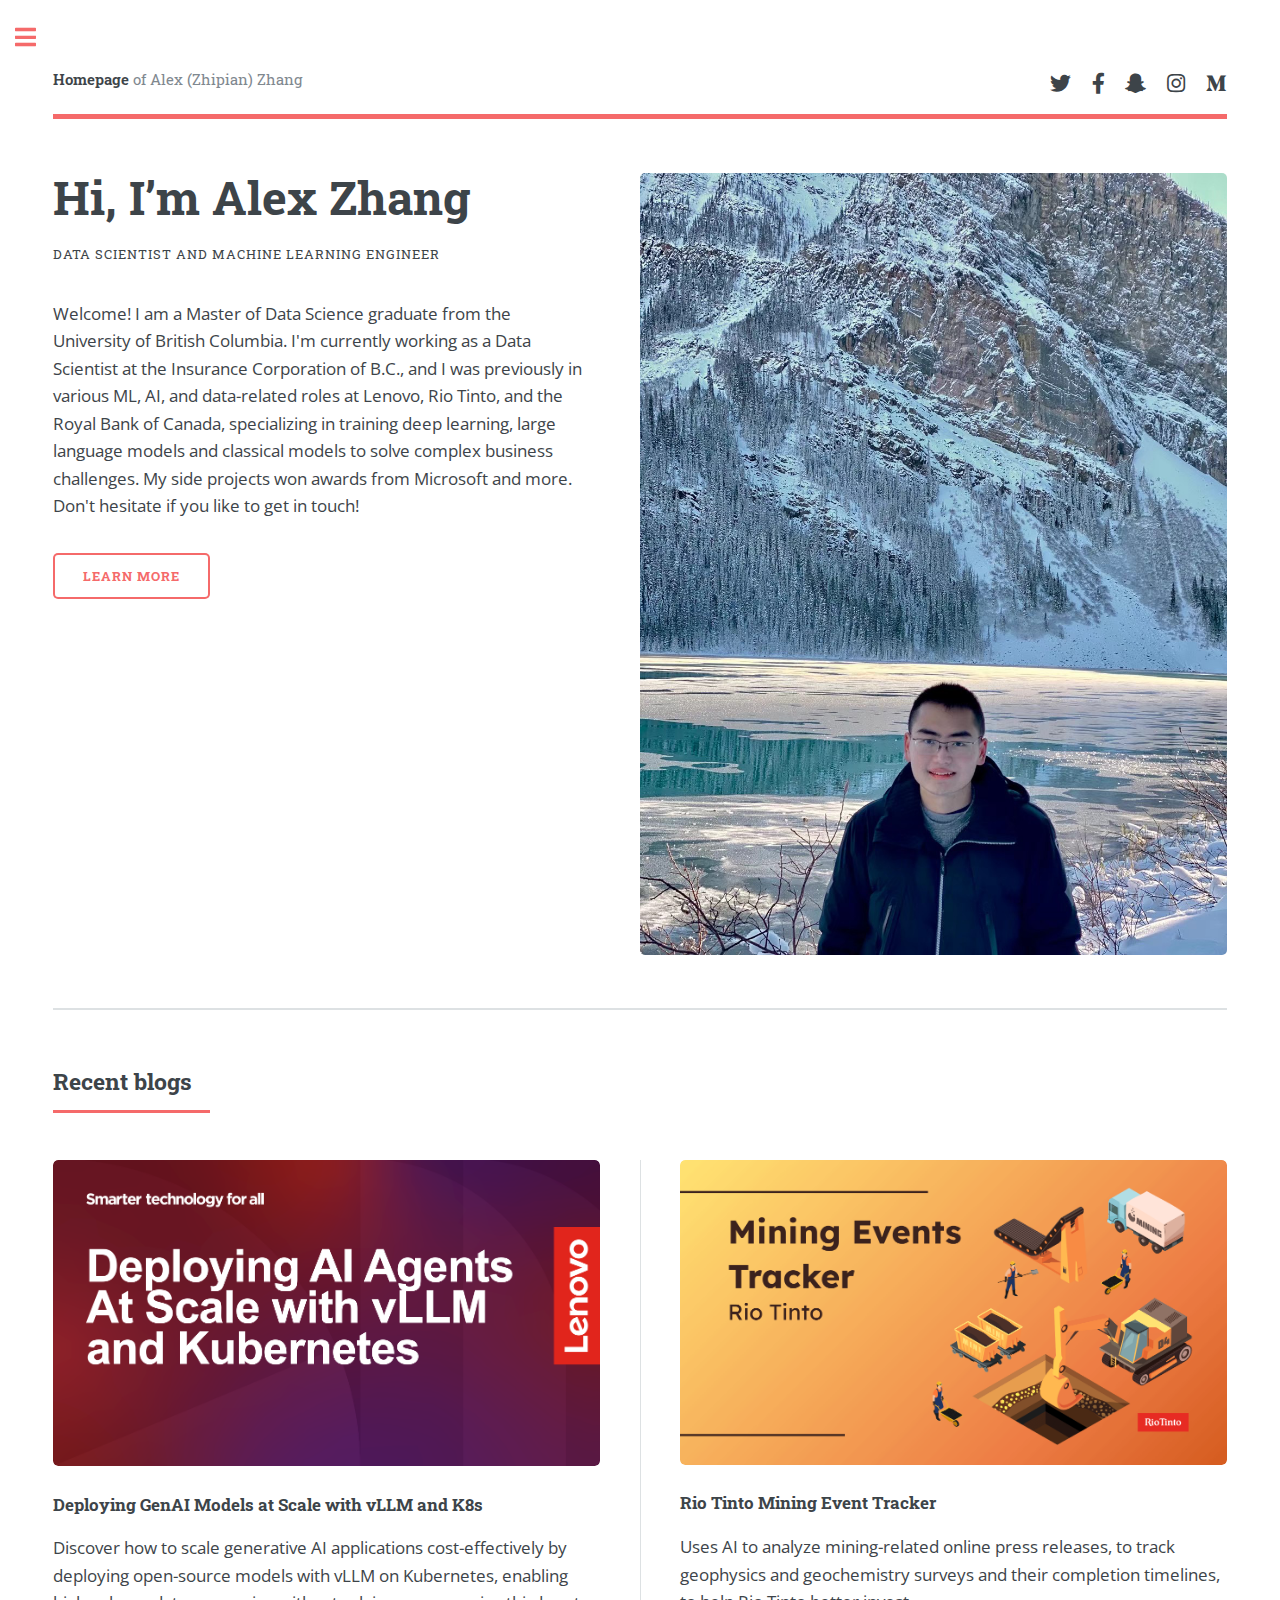
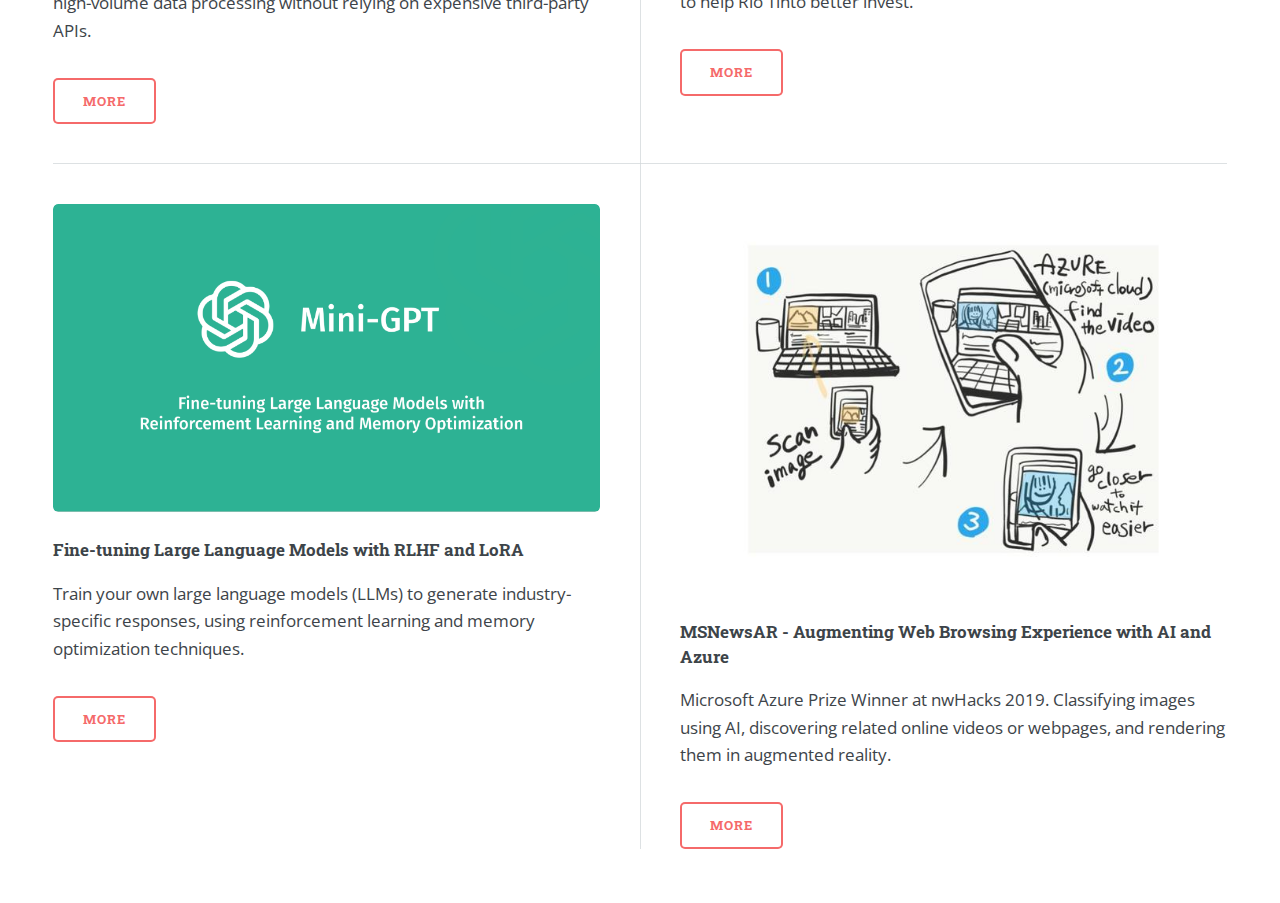
<file: index.html>
<!DOCTYPE HTML>
<!--
	Editorial by HTML5 UP
	html5up.net | @ajlkn
	Free for personal and commercial use under the CCA 3.0 license (html5up.net/license)
-->
<html>

<head>
	<title>Homepage - Alex (Zhipian) Zhang</title>
	<meta charset="utf-8" />
	<meta name="viewport" content="width=device-width, initial-scale=1, user-scalable=no" />
	<link rel="stylesheet" href="assets/css/main.css" />
</head>

<script async src="https://www.googletagmanager.com/gtag/js?id=G-Q6M5ZH96CD"></script>
<script>
	window.dataLayer = window.dataLayer || [];
	function gtag() { dataLayer.push(arguments); }
	gtag('js', new Date());

	gtag('config', 'G-Q6M5ZH96CD');
</script>

<body class="is-preload">

	<!-- Wrapper -->
	<div id="wrapper">

		<!-- Main -->
		<div id="main">
			<div class="inner">

				<!-- Header -->
				<header id="header">
					<a href="index.html" class="logo"><strong>Homepage</strong> of Alex (Zhipian) Zhang</a>
					<ul class="icons">
						<li><a href="#" class="icon brands fa-twitter"><span class="label">Twitter</span></a></li>
						<li><a href="#" class="icon brands fa-facebook-f"><span class="label">Facebook</span></a></li>
						<li><a href="#" class="icon brands fa-snapchat-ghost"><span class="label">Snapchat</span></a>
						</li>
						<li><a href="#" class="icon brands fa-instagram"><span class="label">Instagram</span></a></li>
						<li><a href="#" class="icon brands fa-medium-m"><span class="label">Medium</span></a></li>
					</ul>
				</header>

				<!-- Banner -->
				<section id="banner">
					<div class="content">
						<header>
							<h1>Hi, I’m Alex Zhang<br /></h1>
							<p>Data Scientist and Machine Learning Engineer</p>
						</header>
						<p>
						<p>Welcome! I am a Master of Data Science graduate from the University of British Columbia. I'm currently working as a Data Scientist at the Insurance Corporation of B.C., and I was previously in various ML, AI, and data-related roles at Lenovo, Rio Tinto, and the Royal Bank of Canada, specializing in training deep learning, large language models and classical models to solve complex business challenges. My side projects won awards from Microsoft and more. Don't hesitate if you like to get in touch!</p>
						</p>
						<ul class="actions">
							<li><a href="#" class="button big">Learn More</a></li>
						</ul>
					</div>
					<span class="image object">
						<img src="images/selfie.png" alt="" />
					</span>
				</section>

				<!-- Section -->
				<!-- <section>
									<header class="major">
										<h2>Top Skills</h2>
									</header>
									<div class="features">
										<article>
											<span class="icon fa-gem"></span>
											<div class="content">
												<h3>Portitor ullamcorper</h3>
												<p>Aenean ornare velit lacus, ac varius enim lorem ullamcorper dolore. Proin aliquam facilisis ante interdum. Sed nulla amet lorem feugiat tempus aliquam.</p>
											</div>
										</article>
										<article>
											<span class="icon solid fa-paper-plane"></span>
											<div class="content">
												<h3>Sapien veroeros</h3>
												<p>Aenean ornare velit lacus, ac varius enim lorem ullamcorper dolore. Proin aliquam facilisis ante interdum. Sed nulla amet lorem feugiat tempus aliquam.</p>
											</div>
										</article>
										<article>
											<span class="icon solid fa-rocket"></span>
											<div class="content">
												<h3>Quam lorem ipsum</h3>
												<p>Aenean ornare velit lacus, ac varius enim lorem ullamcorper dolore. Proin aliquam facilisis ante interdum. Sed nulla amet lorem feugiat tempus aliquam.</p>
											</div>
										</article>
										<article>
											<span class="icon solid fa-signal"></span>
											<div class="content">
												<h3>Sed magna finibus</h3>
												<p>Aenean ornare velit lacus, ac varius enim lorem ullamcorper dolore. Proin aliquam facilisis ante interdum. Sed nulla amet lorem feugiat tempus aliquam.</p>
											</div>
										</article>
									</div>
								</section> -->

				<!-- Section -->
				<section>
					<header class="major">
						<h2>Recent blogs</h2>
					</header>
					<div class="posts">
						<article>
							<a href="lenovo-vllm-deploy.html" class="image"><img
									src="images/lenovo/coverpage-simplified.png" alt="" /></a>
							<h3>Deploying GenAI Models at Scale with vLLM and K8s</h3>
							<p>Discover how to scale generative AI applications cost-effectively by deploying
								open-source models with vLLM on Kubernetes, enabling high-volume data processing without
								relying on expensive third-party APIs.</p>
							<ul class="actions">
								<li><a href="lenovo-vllm-deploy.html" class="button">More</a></li>
							</ul>
						</article>
						<article>
							<a href="rio-tinto.html" class="image"><img
									src="images/rio-tinto/mining-event-tracker-thumbnails.png" alt="" /></a>
							<h3>Rio Tinto Mining Event Tracker</h3>
							<p>Uses AI to analyze mining-related online press releases, to track geophysics and
								geochemistry surveys and their completion timelines, to help Rio Tinto better invest.
							</p>
							<ul class="actions">
								<li><a href="rio-tinto.html" class="button">More</a></li>
							</ul>
						</article>
						<article>
							<a href="mini-gpt.html" class="image"><img src="images/mini-gpt/coverpage.png" alt="" /></a>
							<h3>Fine-tuning Large Language Models with RLHF and LoRA</h3>
							<p>Train your own large language models (LLMs) to generate industry-specific responses,
								using reinforcement learning and memory optimization techniques.</p>
							<ul class="actions">
								<li><a href="mini-gpt.html" class="button">More</a></li>
							</ul>
						</article>
						<article>
							<a href="msnews-ar.html" class="image"><img src="images/msnews-ar/overview.jpg"
									alt="" /></a>
							<h3>MSNewsAR - Augmenting Web Browsing Experience with AI and Azure</h3>
							<p>Microsoft Azure Prize Winner at nwHacks 2019. Classifying images using AI, discovering
								related online videos or webpages, and rendering them in augmented reality.</p>
							<ul class="actions">
								<li><a href="msnews-ar.html" class="button">More</a></li>
							</ul>
						</article>
						<!-- <article>
											<a href="msnews-ar.html" class="image"><img src="images/msnews-ar/overview.jpg" alt="" /></a>
											<h3>MSNewsAR - Augmenting Web Browsing Experience with AI and Azure</h3>
											<p>Microsoft Azure Prize Winner at nwHacks 2019. Classifying images using AI, discovering related online videos or webpages, and rendering them in augmented reality.</p>
											<ul class="actions">
												<li><a href="msnews-ar.html" class="button">More</a></li>
											</ul>
										</article> -->
						<!-- 
										<article>
											<a href="#" class="image"><img src="images/pic04.jpg" alt="" /></a>
											<h3>Sed etiam facilis</h3>
											<p>Aenean ornare velit lacus, ac varius enim lorem ullamcorper dolore. Proin aliquam facilisis ante interdum. Sed nulla amet lorem feugiat tempus aliquam.</p>
											<ul class="actions">
												<li><a href="#" class="button">More</a></li>
											</ul>
										</article>
										<article>
											<a href="#" class="image"><img src="images/pic05.jpg" alt="" /></a>
											<h3>Feugiat lorem aenean</h3>
											<p>Aenean ornare velit lacus, ac varius enim lorem ullamcorper dolore. Proin aliquam facilisis ante interdum. Sed nulla amet lorem feugiat tempus aliquam.</p>
											<ul class="actions">
												<li><a href="#" class="button">More</a></li>
											</ul>
										</article>
										<article>
											<a href="#" class="image"><img src="images/pic06.jpg" alt="" /></a>
											<h3>Amet varius aliquam</h3>
											<p>Aenean ornare velit lacus, ac varius enim lorem ullamcorper dolore. Proin aliquam facilisis ante interdum. Sed nulla amet lorem feugiat tempus aliquam.</p>
											<ul class="actions">
												<li><a href="#" class="button">More</a></li>
											</ul>
										</article>  -->
					</div>
				</section>

			</div>
		</div>

		<!-- Sidebar -->
		<div id="sidebar">
			<div class="inner">

				<!-- Search -->
				<section id="search" class="alt">
					<form method="post" action="#">
						<input type="text" name="query" id="query" placeholder="Search" />
					</form>
				</section>

				<!-- Menu -->
				<nav id="menu">
					<header class="major">
						<h2>Menu</h2>
					</header>
					<ul>
						<li><a href="index.html">Homepage</a></li>
						<li><a href="certificates.html">Certificates</a></li>
						<!-- <li><a href="elements.html">Elements</a></li>
										<li>
											<span class="opener">Submenu</span>
											<ul>
												<li><a href="#">Lorem Dolor</a></li>
												<li><a href="#">Ipsum Adipiscing</a></li>
												<li><a href="#">Tempus Magna</a></li>
												<li><a href="#">Feugiat Veroeros</a></li>
											</ul>
										</li>
										<li><a href="#">Etiam Dolore</a></li>
										<li><a href="#">Adipiscing</a></li>
										<li>
											<span class="opener">Another Submenu</span>
											<ul>
												<li><a href="#">Lorem Dolor</a></li>
												<li><a href="#">Ipsum Adipiscing</a></li>
												<li><a href="#">Tempus Magna</a></li>
												<li><a href="#">Feugiat Veroeros</a></li>
											</ul>
										</li>
										<li><a href="#">Maximus Erat</a></li>
										<li><a href="#">Sapien Mauris</a></li>
										<li><a href="#">Amet Lacinia</a></li> -->
					</ul>
				</nav>

				<!-- Section -->
				<section>
					<header class="major">
						<h2>Recent blogs</h2>
					</header>
					<div class="mini-posts">
						<article>
							<a href="lenovo-vllm-deploy.html" class="image"><img
									src="images/lenovo/coverpage-simplified.png" alt="" /></a>
							<p>Discover how to scale generative AI applications cost-effectively by deploying
								open-source models with vLLM on Kubernetes, enabling high-volume data processing without
								relying on expensive third-party APIs.</p>
						</article>
						<article>
							<a href="rio-tinto.html" class="image"><img
									src="images/rio-tinto/mining-event-tracker-thumbnails.png" alt="" /></a>
							<p>Uses AI to analyze online press releases, to track mining-related surveys and their
								completion timelines, to help Rio Tinto better invest.</p>
						</article>
						<article>
							<a href="mini-gpt.html" class="image"><img src="images/mini-gpt/coverpage.png" alt="" /></a>
							<p>Train your own large language models (LLMs) to generate industry-specific responses,
								using reinforcement learning and memory optimization techniques.</p>
						</article>
						<article>
							<a href="msnews-ar.html" class="image"><img src="images/msnews-ar/overview.jpg"
									alt="" /></a>
							<p>Winning Project of nwHacks - classifying images using AI, discovering related digital
								contents, and rendering them in AR.</p>
						</article>
					</div>
					<ul class="actions">
						<li><a href="#" class="button">More</a></li>
					</ul>
				</section>

				<!-- Section -->
				<section>
					<header class="major">
						<h2>Get in touch</h2>
					</header>
					<p>If you are interested in learning more about my work, feel free to get in touch.</p>
					<ul class="contact">
						<li class="icon solid fa-envelope"><a href="#">zhangzhipian1@gmail.com</a></li>
						<li class="icon solid fa-phone">(604) 720-2269</li>
						<!-- <li class="icon solid fa-home">1234 Somewhere Road #8254<br />
										Nashville, TN 00000-0000</li> -->
					</ul>
				</section>

				<!-- Footer -->
				<footer id="footer">
					<p class="copyright">&copy; Alex (Zhipian) Zhang. All rights reserved.</p>
				</footer>

			</div>
		</div>

	</div>

	<!-- Scripts -->
	<script src="assets/js/jquery.min.js"></script>
	<script src="assets/js/browser.min.js"></script>
	<script src="assets/js/breakpoints.min.js"></script>
	<script src="assets/js/util.js"></script>
	<script src="assets/js/main.js"></script>

</body>

</html>
</file>
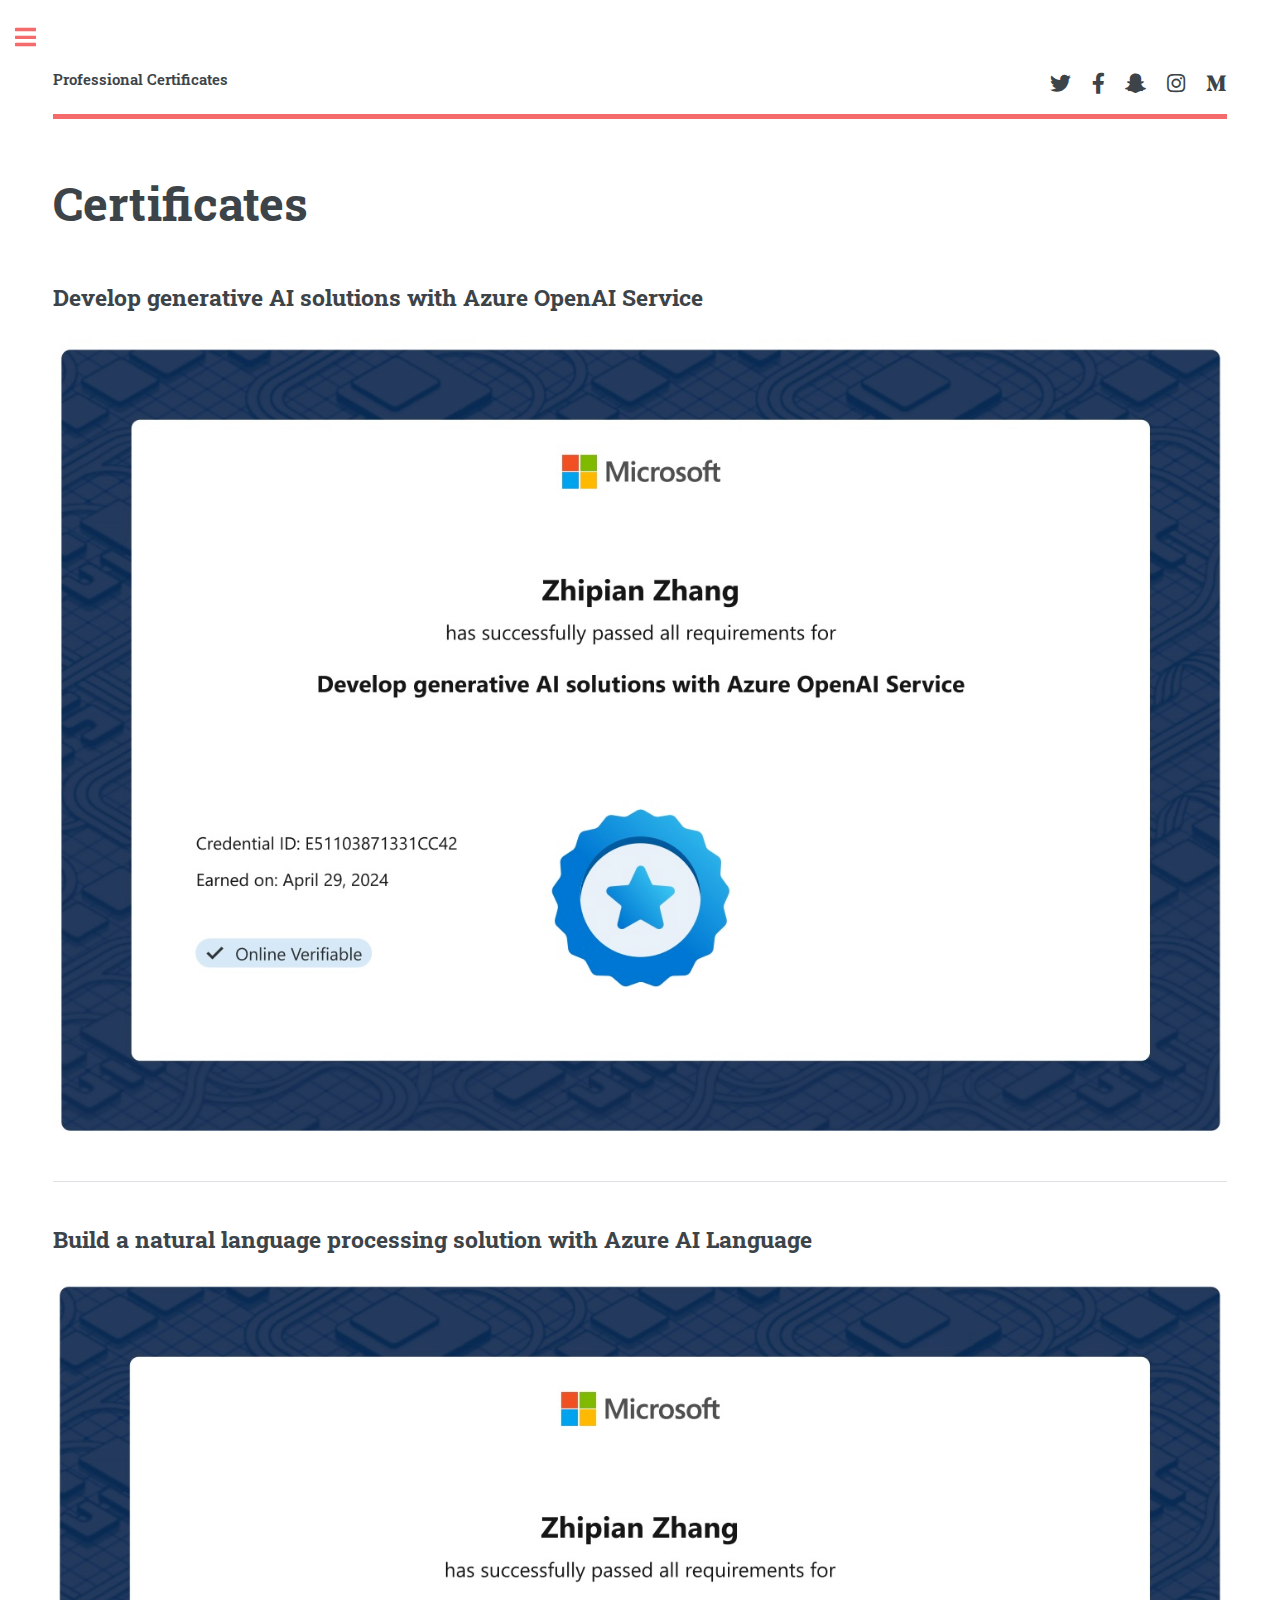
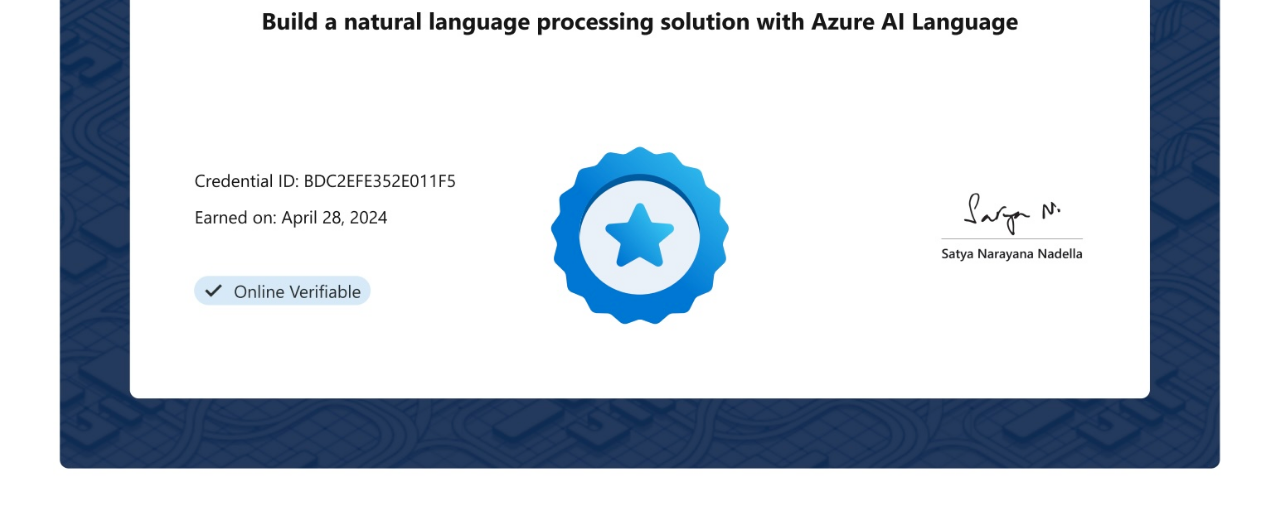
<file: certificates.html>
<!DOCTYPE HTML>
<!--
	Editorial by HTML5 UP
	html5up.net | @ajlkn
	Free for personal and commercial use under the CCA 3.0 license (html5up.net/license)
-->
<html>

<head>
	<title>Certificates - Alex (Zhipian) Zhang</title>
	<meta charset="utf-8" />
	<meta name="viewport" content="width=device-width, initial-scale=1, user-scalable=no" />
	<link rel="stylesheet" href="assets/css/main.css" />
</head>

<script async src="https://www.googletagmanager.com/gtag/js?id=G-Q6M5ZH96CD"></script>
<script>
	window.dataLayer = window.dataLayer || [];
	function gtag() { dataLayer.push(arguments); }
	gtag('js', new Date());

	gtag('config', 'G-Q6M5ZH96CD');
</script>


<body class="is-preload">

	<!-- Wrapper -->
	<div id="wrapper">

		<!-- Main -->
		<div id="main">
			<div class="inner">

				<!-- Header -->
				<header id="header">
					<a href="index.html" class="logo"><strong>Professional Certificates</strong></a>
					<ul class="icons">
						<li><a href="#" class="icon brands fa-twitter"><span class="label">Twitter</span></a></li>
						<li><a href="#" class="icon brands fa-facebook-f"><span class="label">Facebook</span></a></li>
						<li><a href="#" class="icon brands fa-snapchat-ghost"><span class="label">Snapchat</span></a>
						</li>
						<li><a href="#" class="icon brands fa-instagram"><span class="label">Instagram</span></a></li>
						<li><a href="#" class="icon brands fa-medium-m"><span class="label">Medium</span></a></li>
					</ul>
				</header>

				<!-- Content -->
				<section>
					<header class="main">
						<h1>Certificates</h1>
					</header>

					<h2>Develop generative AI solutions with Azure OpenAI Service</h2>
					<span class="image fit"><img src="images/certificates/1.jpg" alt="" /></span>

					<hr class="major" />

					<h2>Build a natural language processing solution with Azure AI Language</h2>
					<span class="image fit"><img src="images/certificates/2.jpg" alt="" /></span>
					<!-- <hr class="major" />

									<h2>Lorem aliquam bibendum</h2>
									<p>Donec eget ex magna. Interdum et malesuada fames ac ante ipsum primis in faucibus. Pellentesque venenatis dolor imperdiet dolor mattis sagittis. Praesent rutrum sem diam, vitae egestas enim auctor sit amet. Pellentesque leo mauris, consectetur id ipsum sit amet, fergiat. Pellentesque in mi eu massa lacinia malesuada et a elit. Donec urna ex, lacinia in purus ac, pretium pulvinar mauris. Curabitur sapien risus, commodo eget turpis at, elementum convallis elit. Pellentesque enim turpis, hendrerit.</p>
									<p>Lorem ipsum dolor sit amet, consectetur adipiscing elit. Duis dapibus rutrum facilisis. Class aptent taciti sociosqu ad litora torquent per conubia nostra, per inceptos himenaeos. Etiam tristique libero eu nibh porttitor fermentum. Nullam venenatis erat id vehicula viverra. Nunc ultrices eros ut ultricies condimentum. Mauris risus lacus, blandit sit amet venenatis non, bibendum vitae dolor. Nunc lorem mauris, fringilla in aliquam at, euismod in lectus. Pellentesque habitant morbi tristique senectus et netus et malesuada fames ac turpis egestas. In non lorem sit amet elit placerat maximus. Pellentesque aliquam maximus risus, vel sed vehicula.</p> -->

				</section>

			</div>
		</div>

		<!-- Sidebar -->
		<div id="sidebar">
			<div class="inner">

				<!-- Search -->
				<section id="search" class="alt">
					<form method="post" action="#">
						<input type="text" name="query" id="query" placeholder="Search" />
					</form>
				</section>

				<!-- Menu -->
				<nav id="menu">
					<header class="major">
						<h2>Menu</h2>
					</header>
					<ul>
						<li><a href="index.html">Homepage</a></li>
						<li><a href="certificates.html">Certificates</a></li>
						<!-- <li><a href="generic.html">Generic</a></li>
									<li><a href="elements.html">Elements</a></li>
									<li>
										<span class="opener">Submenu</span>
										<ul>
											<li><a href="#">Lorem Dolor</a></li>
											<li><a href="#">Ipsum Adipiscing</a></li>
											<li><a href="#">Tempus Magna</a></li>
											<li><a href="#">Feugiat Veroeros</a></li>
										</ul>
									</li>
									<li><a href="#">Etiam Dolore</a></li>
									<li><a href="#">Adipiscing</a></li>
									<li>
										<span class="opener">Another Submenu</span>
										<ul>
											<li><a href="#">Lorem Dolor</a></li>
											<li><a href="#">Ipsum Adipiscing</a></li>
											<li><a href="#">Tempus Magna</a></li>
											<li><a href="#">Feugiat Veroeros</a></li>
										</ul>
									</li>
									<li><a href="#">Maximus Erat</a></li>
									<li><a href="#">Sapien Mauris</a></li>
									<li><a href="#">Amet Lacinia</a></li> -->
					</ul>
				</nav>

				<!-- Section -->
				<section>
					<header class="major">
						<h2>Recent blogs</h2>
					</header>
					<div class="mini-posts">
						<article>
							<a href="rio-tinto.html" class="image"><img
									src="images/rio-tinto/mining-event-tracker-thumbnails.png" alt="" /></a>
							<p>Uses AI to analyze online press releases, to track mining-related surveys and their
								completion timelines, to help Rio Tinto better invest.</p>
						</article>
						<article>
							<a href="mini-gpt.html" class="image"><img src="images/mini-gpt/coverpage.png" alt="" /></a>
							<p>Train your own large language models (LLMs) to generate industry-specific responses,
								using reinforcement learning and memory optimization techniques.</p>
						</article>
						<article>
							<a href="msnews-ar.html" class="image"><img src="images/msnews-ar/overview.jpg"
									alt="" /></a>
							<p>Winning Project of nwHacks - classifying images using AI, discovering related digital
								contents, and rendering them in AR.</p>
						</article>
					</div>
					<ul class="actions">
						<li><a href="#" class="button">More</a></li>
					</ul>
				</section>

				<!-- Section -->
				<section>
					<header class="major">
						<h2>Get in touch</h2>
					</header>
					<p>If you are interested in learning more about my work, feel free to get in touch.</p>
					<ul class="contact">
						<li class="icon solid fa-envelope"><a href="#">zhangzhipian1@gmail.com</a></li>
						<li class="icon solid fa-phone">(604) 720-2269</li>
						<!-- <li class="icon solid fa-home">1234 Somewhere Road #8254<br />
									Nashville, TN 00000-0000</li> -->
					</ul>
				</section>

				<!-- Footer -->
				<footer id="footer">
					<p class="copyright">&copy; Alex (Zhipian) Zhang. All rights reserved.</p>
				</footer>

			</div>
		</div>

	</div>

	<!-- Scripts -->
	<script src="assets/js/jquery.min.js"></script>
	<script src="assets/js/browser.min.js"></script>
	<script src="assets/js/breakpoints.min.js"></script>
	<script src="assets/js/util.js"></script>
	<script src="assets/js/main.js"></script>

</body>

</html>
</file>
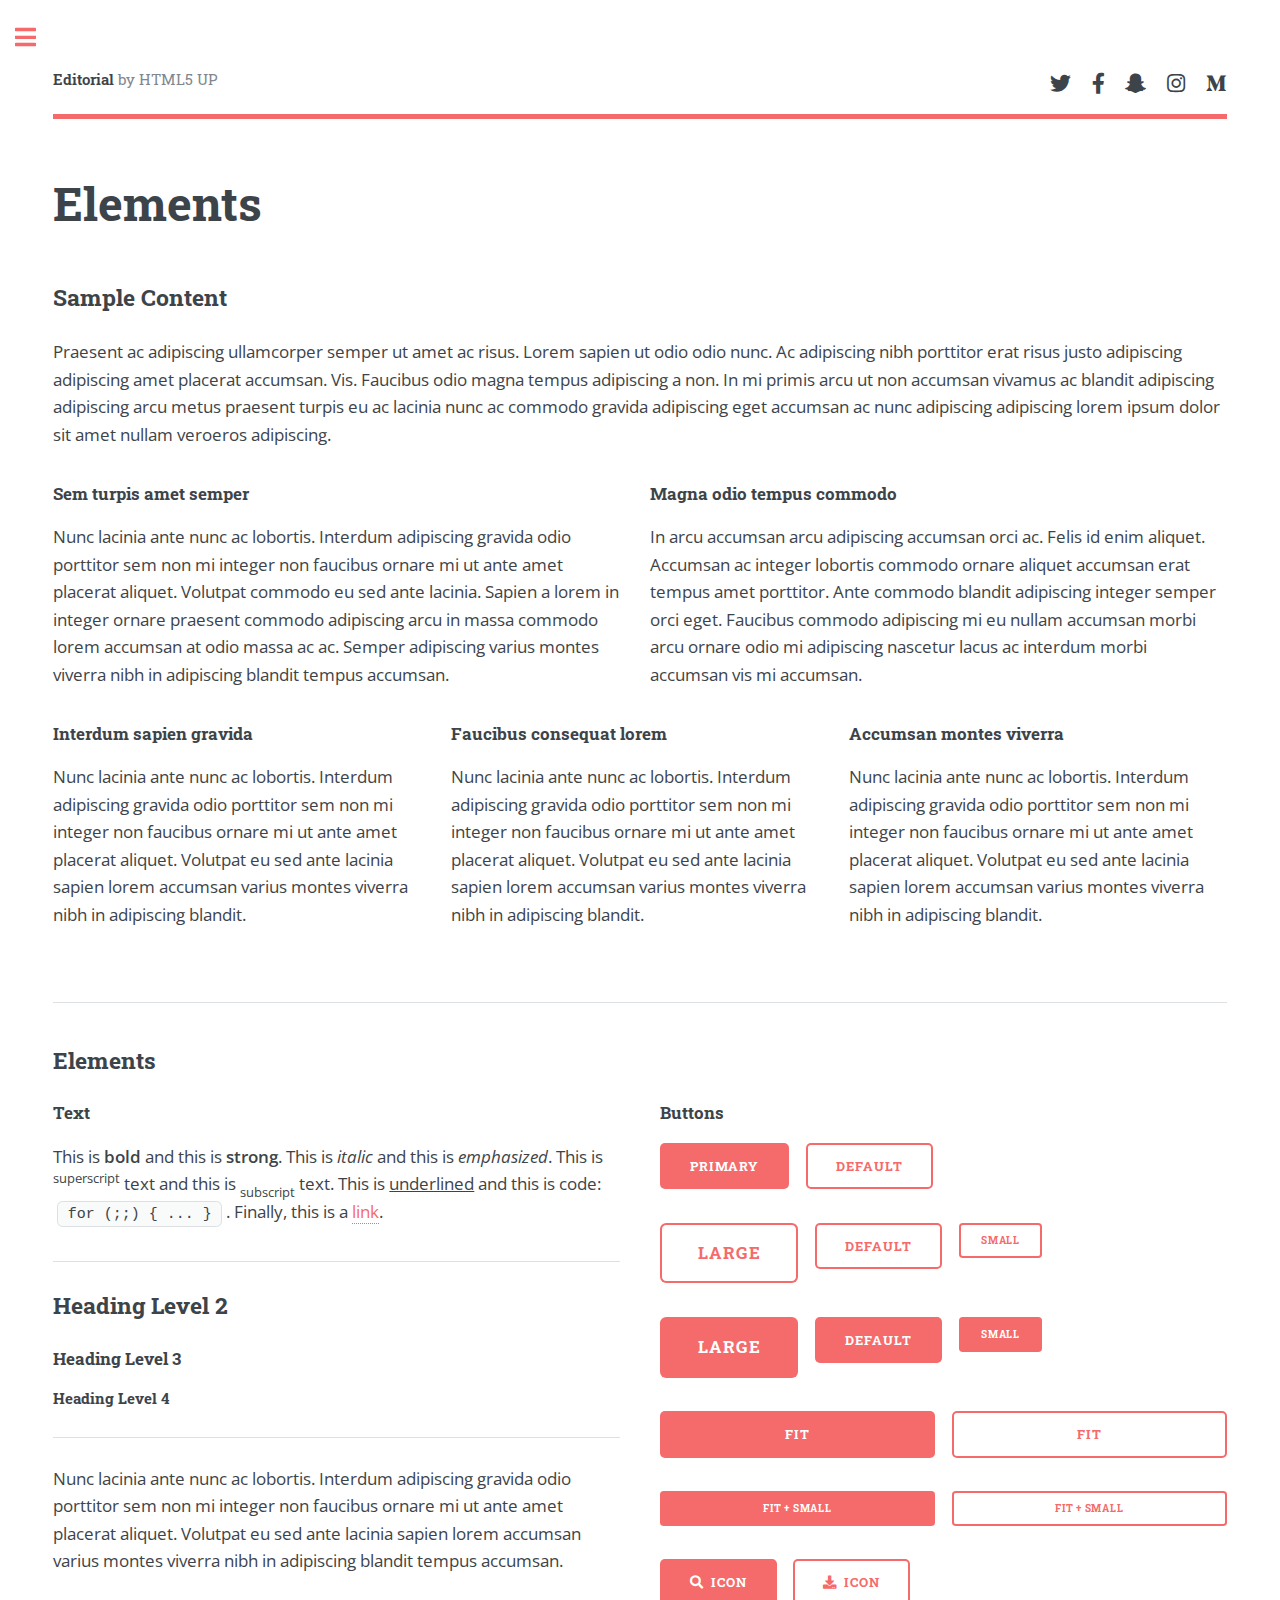
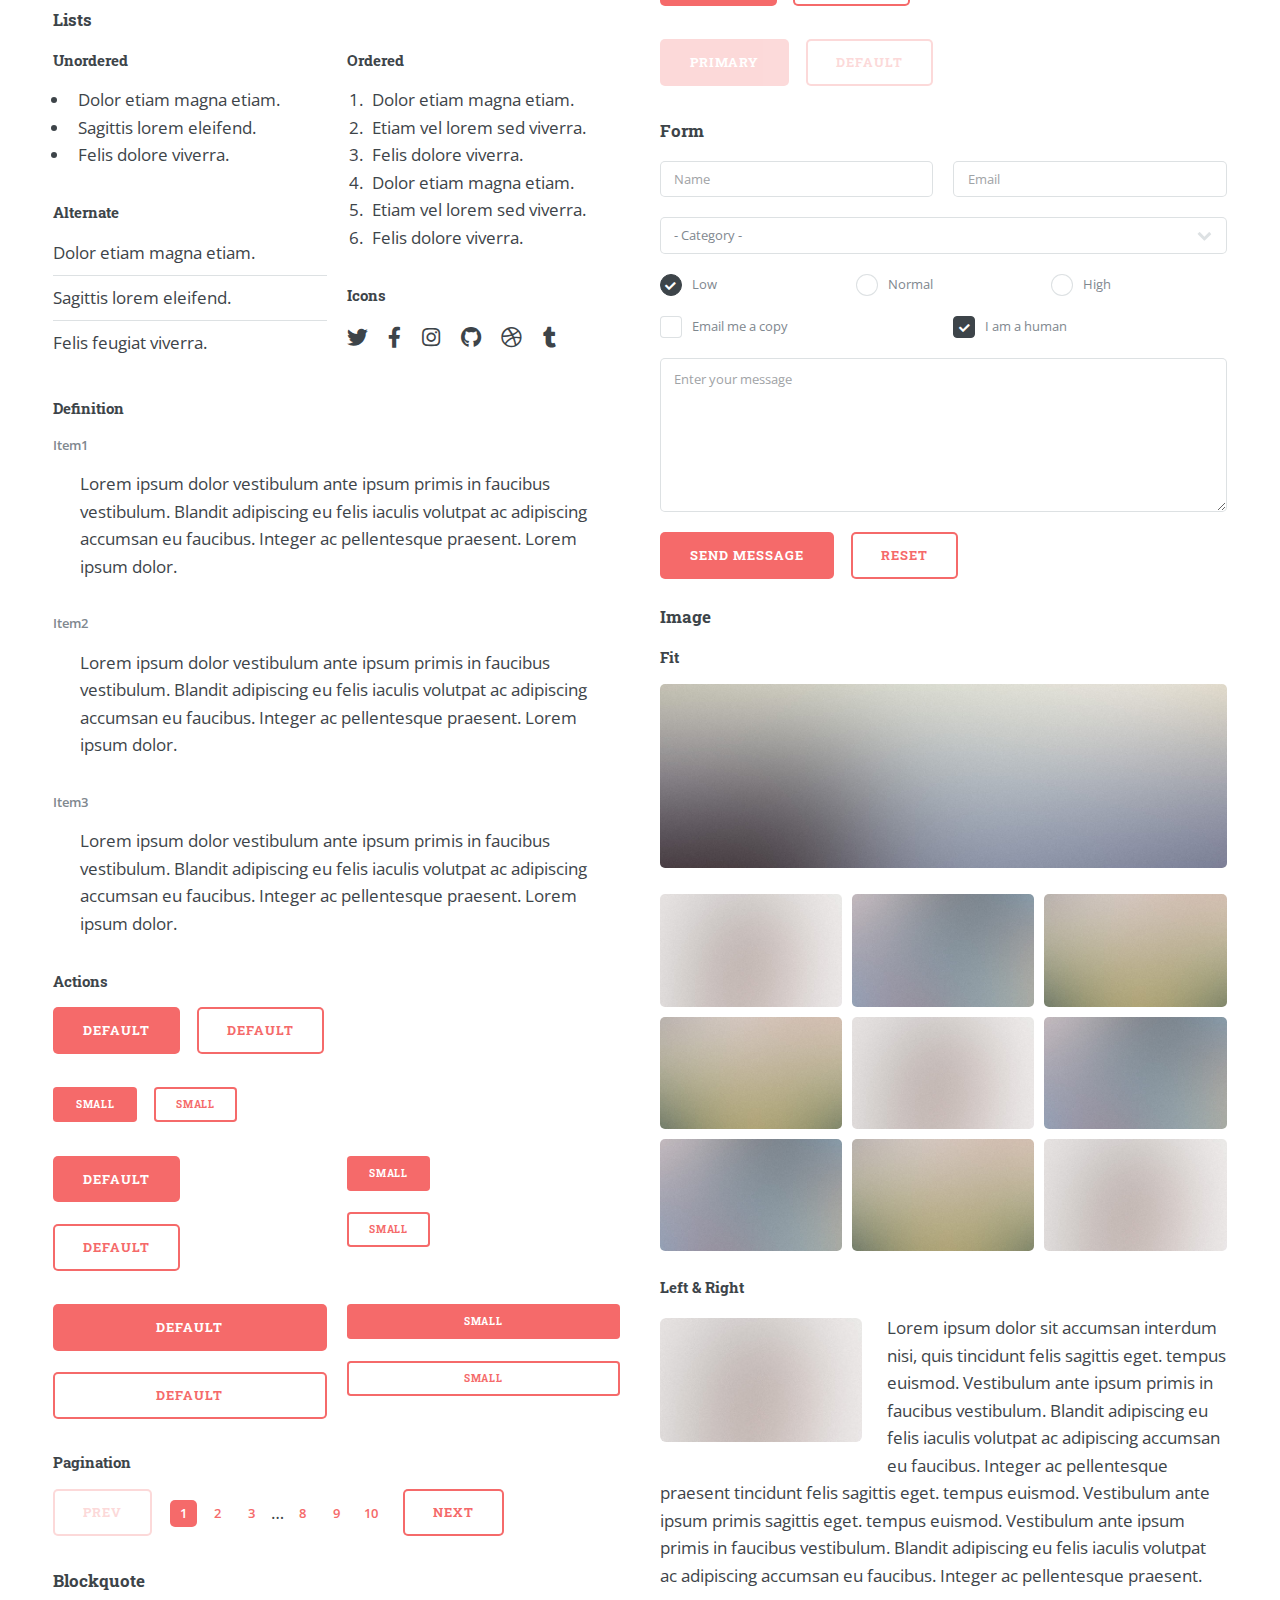
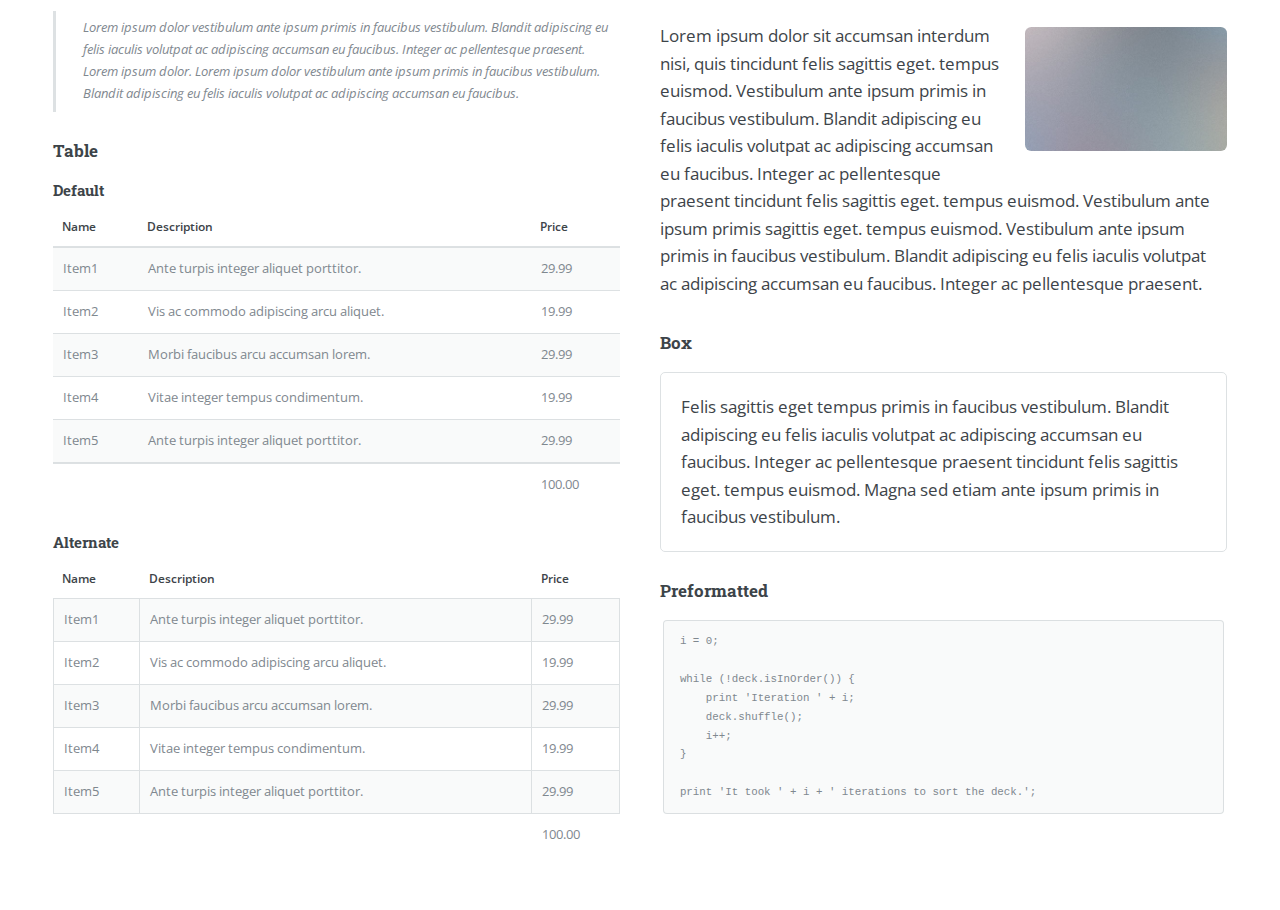
<file: elements.html>
<!DOCTYPE HTML>
<!--
	Editorial by HTML5 UP
	html5up.net | @ajlkn
	Free for personal and commercial use under the CCA 3.0 license (html5up.net/license)
-->
<html>
	<head>
		<title>Elements - Editorial by HTML5 UP</title>
		<meta charset="utf-8" />
		<meta name="viewport" content="width=device-width, initial-scale=1, user-scalable=no" />
		<link rel="stylesheet" href="assets/css/main.css" />
	</head>
	<body class="is-preload">

		<!-- Wrapper -->
			<div id="wrapper">

				<!-- Main -->
					<div id="main">
						<div class="inner">

							<!-- Header -->
								<header id="header">
									<a href="index.html" class="logo"><strong>Editorial</strong> by HTML5 UP</a>
									<ul class="icons">
										<li><a href="#" class="icon brands fa-twitter"><span class="label">Twitter</span></a></li>
										<li><a href="#" class="icon brands fa-facebook-f"><span class="label">Facebook</span></a></li>
										<li><a href="#" class="icon brands fa-snapchat-ghost"><span class="label">Snapchat</span></a></li>
										<li><a href="#" class="icon brands fa-instagram"><span class="label">Instagram</span></a></li>
										<li><a href="#" class="icon brands fa-medium-m"><span class="label">Medium</span></a></li>
									</ul>
								</header>

							<!-- Content -->
								<section>
									<header class="main">
										<h1>Elements</h1>
									</header>

									<!-- Content -->
										<h2 id="content">Sample Content</h2>
										<p>Praesent ac adipiscing ullamcorper semper ut amet ac risus. Lorem sapien ut odio odio nunc. Ac adipiscing nibh porttitor erat risus justo adipiscing adipiscing amet placerat accumsan. Vis. Faucibus odio magna tempus adipiscing a non. In mi primis arcu ut non accumsan vivamus ac blandit adipiscing adipiscing arcu metus praesent turpis eu ac lacinia nunc ac commodo gravida adipiscing eget accumsan ac nunc adipiscing adipiscing lorem ipsum dolor sit amet nullam veroeros adipiscing.</p>
										<div class="row">
											<div class="col-6 col-12-small">
												<h3>Sem turpis amet semper</h3>
												<p>Nunc lacinia ante nunc ac lobortis. Interdum adipiscing gravida odio porttitor sem non mi integer non faucibus ornare mi ut ante amet placerat aliquet. Volutpat commodo eu sed ante lacinia. Sapien a lorem in integer ornare praesent commodo adipiscing arcu in massa commodo lorem accumsan at odio massa ac ac. Semper adipiscing varius montes viverra nibh in adipiscing blandit tempus accumsan.</p>
											</div>
											<div class="col-6 col-12-small">
												<h3>Magna odio tempus commodo</h3>
												<p>In arcu accumsan arcu adipiscing accumsan orci ac. Felis id enim aliquet. Accumsan ac integer lobortis commodo ornare aliquet accumsan erat tempus amet porttitor. Ante commodo blandit adipiscing integer semper orci eget. Faucibus commodo adipiscing mi eu nullam accumsan morbi arcu ornare odio mi adipiscing nascetur lacus ac interdum morbi accumsan vis mi accumsan.</p>
											</div>
											<!-- Break -->
											<div class="col-4 col-12-medium">
												<h3>Interdum sapien gravida</h3>
												<p>Nunc lacinia ante nunc ac lobortis. Interdum adipiscing gravida odio porttitor sem non mi integer non faucibus ornare mi ut ante amet placerat aliquet. Volutpat eu sed ante lacinia sapien lorem accumsan varius montes viverra nibh in adipiscing blandit.</p>
											</div>
											<div class="col-4 col-12-medium">
												<h3>Faucibus consequat lorem</h3>
												<p>Nunc lacinia ante nunc ac lobortis. Interdum adipiscing gravida odio porttitor sem non mi integer non faucibus ornare mi ut ante amet placerat aliquet. Volutpat eu sed ante lacinia sapien lorem accumsan varius montes viverra nibh in adipiscing blandit.</p>
											</div>
											<div class="col-4 col-12-medium">
												<h3>Accumsan montes viverra</h3>
												<p>Nunc lacinia ante nunc ac lobortis. Interdum adipiscing gravida odio porttitor sem non mi integer non faucibus ornare mi ut ante amet placerat aliquet. Volutpat eu sed ante lacinia sapien lorem accumsan varius montes viverra nibh in adipiscing blandit.</p>
											</div>
										</div>

									<hr class="major" />

									<!-- Elements -->
										<h2 id="elements">Elements</h2>
										<div class="row gtr-200">
											<div class="col-6 col-12-medium">

												<!-- Text stuff -->
													<h3>Text</h3>
													<p>This is <b>bold</b> and this is <strong>strong</strong>. This is <i>italic</i> and this is <em>emphasized</em>.
													This is <sup>superscript</sup> text and this is <sub>subscript</sub> text.
													This is <u>underlined</u> and this is code: <code>for (;;) { ... }</code>.
													Finally, this is a <a href="#">link</a>.</p>
													<hr />
													<h2>Heading Level 2</h2>
													<h3>Heading Level 3</h3>
													<h4>Heading Level 4</h4>
													<hr />
													<p>Nunc lacinia ante nunc ac lobortis. Interdum adipiscing gravida odio porttitor sem non mi integer non faucibus ornare mi ut ante amet placerat aliquet. Volutpat eu sed ante lacinia sapien lorem accumsan varius montes viverra nibh in adipiscing blandit tempus accumsan.</p>

												<!-- Lists -->
													<h3>Lists</h3>
													<div class="row">
														<div class="col-6 col-12-small">

															<h4>Unordered</h4>
															<ul>
																<li>Dolor etiam magna etiam.</li>
																<li>Sagittis lorem eleifend.</li>
																<li>Felis dolore viverra.</li>
															</ul>

															<h4>Alternate</h4>
															<ul class="alt">
																<li>Dolor etiam magna etiam.</li>
																<li>Sagittis lorem eleifend.</li>
																<li>Felis feugiat viverra.</li>
															</ul>

														</div>
														<div class="col-6 col-12-small">

															<h4>Ordered</h4>
															<ol>
																<li>Dolor etiam magna etiam.</li>
																<li>Etiam vel lorem sed viverra.</li>
																<li>Felis dolore viverra.</li>
																<li>Dolor etiam magna etiam.</li>
																<li>Etiam vel lorem sed viverra.</li>
																<li>Felis dolore viverra.</li>
															</ol>

															<h4>Icons</h4>
															<ul class="icons">
																<li><a href="#" class="icon brands fa-twitter"><span class="label">Twitter</span></a></li>
																<li><a href="#" class="icon brands fa-facebook-f"><span class="label">Facebook</span></a></li>
																<li><a href="#" class="icon brands fa-instagram"><span class="label">Instagram</span></a></li>
																<li><a href="#" class="icon brands fa-github"><span class="label">Github</span></a></li>
																<li><a href="#" class="icon brands fa-dribbble"><span class="label">Dribbble</span></a></li>
																<li><a href="#" class="icon brands fa-tumblr"><span class="label">Tumblr</span></a></li>
															</ul>

														</div>
													</div>
													<h4>Definition</h4>
													<dl>
														<dt>Item1</dt>
														<dd>
															<p>Lorem ipsum dolor vestibulum ante ipsum primis in faucibus vestibulum. Blandit adipiscing eu felis iaculis volutpat ac adipiscing accumsan eu faucibus. Integer ac pellentesque praesent. Lorem ipsum dolor.</p>
														</dd>
														<dt>Item2</dt>
														<dd>
															<p>Lorem ipsum dolor vestibulum ante ipsum primis in faucibus vestibulum. Blandit adipiscing eu felis iaculis volutpat ac adipiscing accumsan eu faucibus. Integer ac pellentesque praesent. Lorem ipsum dolor.</p>
														</dd>
														<dt>Item3</dt>
														<dd>
															<p>Lorem ipsum dolor vestibulum ante ipsum primis in faucibus vestibulum. Blandit adipiscing eu felis iaculis volutpat ac adipiscing accumsan eu faucibus. Integer ac pellentesque praesent. Lorem ipsum dolor.</p>
														</dd>
													</dl>

													<h4>Actions</h4>
													<ul class="actions">
														<li><a href="#" class="button primary">Default</a></li>
														<li><a href="#" class="button">Default</a></li>
													</ul>
													<ul class="actions small">
														<li><a href="#" class="button primary small">Small</a></li>
														<li><a href="#" class="button small">Small</a></li>
													</ul>
													<div class="row">
														<div class="col-6 col-12-small">
															<ul class="actions stacked">
																<li><a href="#" class="button primary">Default</a></li>
																<li><a href="#" class="button">Default</a></li>
															</ul>
														</div>
														<div class="col-6 col-12-small">
															<ul class="actions stacked">
																<li><a href="#" class="button primary small">Small</a></li>
																<li><a href="#" class="button small">Small</a></li>
															</ul>
														</div>
														<div class="col-6 col-12-small">
															<ul class="actions stacked">
																<li><a href="#" class="button primary fit">Default</a></li>
																<li><a href="#" class="button fit">Default</a></li>
															</ul>
														</div>
														<div class="col-6 col-12-small">
															<ul class="actions stacked">
																<li><a href="#" class="button primary small fit">Small</a></li>
																<li><a href="#" class="button small fit">Small</a></li>
															</ul>
														</div>
													</div>

													<h4>Pagination</h4>
													<ul class="pagination">
														<li><span class="button disabled">Prev</span></li>
														<li><a href="#" class="page active">1</a></li>
														<li><a href="#" class="page">2</a></li>
														<li><a href="#" class="page">3</a></li>
														<li><span>&hellip;</span></li>
														<li><a href="#" class="page">8</a></li>
														<li><a href="#" class="page">9</a></li>
														<li><a href="#" class="page">10</a></li>
														<li><a href="#" class="button">Next</a></li>
													</ul>

												<!-- Blockquote -->
													<h3>Blockquote</h3>
													<blockquote>Lorem ipsum dolor vestibulum ante ipsum primis in faucibus vestibulum. Blandit adipiscing eu felis iaculis volutpat ac adipiscing accumsan eu faucibus. Integer ac pellentesque praesent. Lorem ipsum dolor. Lorem ipsum dolor vestibulum ante ipsum primis in faucibus vestibulum. Blandit adipiscing eu felis iaculis volutpat ac adipiscing accumsan eu faucibus.</blockquote>

												<!-- Table -->
													<h3>Table</h3>

													<h4>Default</h4>
													<div class="table-wrapper">
														<table>
															<thead>
																<tr>
																	<th>Name</th>
																	<th>Description</th>
																	<th>Price</th>
																</tr>
															</thead>
															<tbody>
																<tr>
																	<td>Item1</td>
																	<td>Ante turpis integer aliquet porttitor.</td>
																	<td>29.99</td>
																</tr>
																<tr>
																	<td>Item2</td>
																	<td>Vis ac commodo adipiscing arcu aliquet.</td>
																	<td>19.99</td>
																</tr>
																<tr>
																	<td>Item3</td>
																	<td> Morbi faucibus arcu accumsan lorem.</td>
																	<td>29.99</td>
																</tr>
																<tr>
																	<td>Item4</td>
																	<td>Vitae integer tempus condimentum.</td>
																	<td>19.99</td>
																</tr>
																<tr>
																	<td>Item5</td>
																	<td>Ante turpis integer aliquet porttitor.</td>
																	<td>29.99</td>
																</tr>
															</tbody>
															<tfoot>
																<tr>
																	<td colspan="2"></td>
																	<td>100.00</td>
																</tr>
															</tfoot>
														</table>
													</div>

													<h4>Alternate</h4>
													<div class="table-wrapper">
														<table class="alt">
															<thead>
																<tr>
																	<th>Name</th>
																	<th>Description</th>
																	<th>Price</th>
																</tr>
															</thead>
															<tbody>
																<tr>
																	<td>Item1</td>
																	<td>Ante turpis integer aliquet porttitor.</td>
																	<td>29.99</td>
																</tr>
																<tr>
																	<td>Item2</td>
																	<td>Vis ac commodo adipiscing arcu aliquet.</td>
																	<td>19.99</td>
																</tr>
																<tr>
																	<td>Item3</td>
																	<td> Morbi faucibus arcu accumsan lorem.</td>
																	<td>29.99</td>
																</tr>
																<tr>
																	<td>Item4</td>
																	<td>Vitae integer tempus condimentum.</td>
																	<td>19.99</td>
																</tr>
																<tr>
																	<td>Item5</td>
																	<td>Ante turpis integer aliquet porttitor.</td>
																	<td>29.99</td>
																</tr>
															</tbody>
															<tfoot>
																<tr>
																	<td colspan="2"></td>
																	<td>100.00</td>
																</tr>
															</tfoot>
														</table>
													</div>

											</div>
											<div class="col-6 col-12-medium">

												<!-- Buttons -->
													<h3>Buttons</h3>
													<ul class="actions">
														<li><a href="#" class="button primary">Primary</a></li>
														<li><a href="#" class="button">Default</a></li>
													</ul>
													<ul class="actions">
														<li><a href="#" class="button large">Large</a></li>
														<li><a href="#" class="button">Default</a></li>
														<li><a href="#" class="button small">Small</a></li>
													</ul>
													<ul class="actions">
														<li><a href="#" class="button primary large">Large</a></li>
														<li><a href="#" class="button primary">Default</a></li>
														<li><a href="#" class="button primary small">Small</a></li>
													</ul>
													<ul class="actions fit">
														<li><a href="#" class="button primary fit">Fit</a></li>
														<li><a href="#" class="button fit">Fit</a></li>
													</ul>
													<ul class="actions fit small">
														<li><a href="#" class="button primary fit small">Fit + Small</a></li>
														<li><a href="#" class="button fit small">Fit + Small</a></li>
													</ul>
													<ul class="actions">
														<li><a href="#" class="button primary icon solid fa-search">Icon</a></li>
														<li><a href="#" class="button icon solid fa-download">Icon</a></li>
													</ul>
													<ul class="actions">
														<li><span class="button primary disabled">Primary</span></li>
														<li><span class="button disabled">Default</span></li>
													</ul>

												<!-- Form -->
													<h3>Form</h3>

													<form method="post" action="#">
														<div class="row gtr-uniform">
															<div class="col-6 col-12-xsmall">
																<input type="text" name="demo-name" id="demo-name" value="" placeholder="Name" />
															</div>
															<div class="col-6 col-12-xsmall">
																<input type="email" name="demo-email" id="demo-email" value="" placeholder="Email" />
															</div>
															<!-- Break -->
															<div class="col-12">
																<select name="demo-category" id="demo-category">
																	<option value="">- Category -</option>
																	<option value="1">Manufacturing</option>
																	<option value="1">Shipping</option>
																	<option value="1">Administration</option>
																	<option value="1">Human Resources</option>
																</select>
															</div>
															<!-- Break -->
															<div class="col-4 col-12-small">
																<input type="radio" id="demo-priority-low" name="demo-priority" checked>
																<label for="demo-priority-low">Low</label>
															</div>
															<div class="col-4 col-12-small">
																<input type="radio" id="demo-priority-normal" name="demo-priority">
																<label for="demo-priority-normal">Normal</label>
															</div>
															<div class="col-4 col-12-small">
																<input type="radio" id="demo-priority-high" name="demo-priority">
																<label for="demo-priority-high">High</label>
															</div>
															<!-- Break -->
															<div class="col-6 col-12-small">
																<input type="checkbox" id="demo-copy" name="demo-copy">
																<label for="demo-copy">Email me a copy</label>
															</div>
															<div class="col-6 col-12-small">
																<input type="checkbox" id="demo-human" name="demo-human" checked>
																<label for="demo-human">I am a human</label>
															</div>
															<!-- Break -->
															<div class="col-12">
																<textarea name="demo-message" id="demo-message" placeholder="Enter your message" rows="6"></textarea>
															</div>
															<!-- Break -->
															<div class="col-12">
																<ul class="actions">
																	<li><input type="submit" value="Send Message" class="primary" /></li>
																	<li><input type="reset" value="Reset" /></li>
																</ul>
															</div>
														</div>
													</form>

												<!-- Image -->
													<h3>Image</h3>

													<h4>Fit</h4>
													<span class="image fit"><img src="images/pic11.jpg" alt="" /></span>
													<div class="box alt">
														<div class="row gtr-50 gtr-uniform">
															<div class="col-4"><span class="image fit"><img src="images/pic01.jpg" alt="" /></span></div>
															<div class="col-4"><span class="image fit"><img src="images/pic02.jpg" alt="" /></span></div>
															<div class="col-4"><span class="image fit"><img src="images/pic03.jpg" alt="" /></span></div>
															<!-- Break -->
															<div class="col-4"><span class="image fit"><img src="images/pic03.jpg" alt="" /></span></div>
															<div class="col-4"><span class="image fit"><img src="images/pic01.jpg" alt="" /></span></div>
															<div class="col-4"><span class="image fit"><img src="images/pic02.jpg" alt="" /></span></div>
															<!-- Break -->
															<div class="col-4"><span class="image fit"><img src="images/pic02.jpg" alt="" /></span></div>
															<div class="col-4"><span class="image fit"><img src="images/pic03.jpg" alt="" /></span></div>
															<div class="col-4"><span class="image fit"><img src="images/pic01.jpg" alt="" /></span></div>
														</div>
													</div>

													<h4>Left &amp; Right</h4>
													<p><span class="image left"><img src="images/pic01.jpg" alt="" /></span>Lorem ipsum dolor sit accumsan interdum nisi, quis tincidunt felis sagittis eget. tempus euismod. Vestibulum ante ipsum primis in faucibus vestibulum. Blandit adipiscing eu felis iaculis volutpat ac adipiscing accumsan eu faucibus. Integer ac pellentesque praesent tincidunt felis sagittis eget. tempus euismod. Vestibulum ante ipsum primis sagittis eget. tempus euismod. Vestibulum ante ipsum primis in faucibus vestibulum. Blandit adipiscing eu felis iaculis volutpat ac adipiscing accumsan eu faucibus. Integer ac pellentesque praesent.</p>
													<p><span class="image right"><img src="images/pic02.jpg" alt="" /></span>Lorem ipsum dolor sit accumsan interdum nisi, quis tincidunt felis sagittis eget. tempus euismod. Vestibulum ante ipsum primis in faucibus vestibulum. Blandit adipiscing eu felis iaculis volutpat ac adipiscing accumsan eu faucibus. Integer ac pellentesque praesent tincidunt felis sagittis eget. tempus euismod. Vestibulum ante ipsum primis sagittis eget. tempus euismod. Vestibulum ante ipsum primis in faucibus vestibulum. Blandit adipiscing eu felis iaculis volutpat ac adipiscing accumsan eu faucibus. Integer ac pellentesque praesent.</p>

												<!-- Box -->
													<h3>Box</h3>
													<div class="box">
														<p>Felis sagittis eget tempus primis in faucibus vestibulum. Blandit adipiscing eu felis iaculis volutpat ac adipiscing accumsan eu faucibus. Integer ac pellentesque praesent tincidunt felis sagittis eget. tempus euismod. Magna sed etiam ante ipsum primis in faucibus vestibulum.</p>
													</div>

												<!-- Preformatted Code -->
													<h3>Preformatted</h3>
													<pre><code>i = 0;

while (!deck.isInOrder()) {
    print 'Iteration ' + i;
    deck.shuffle();
    i++;
}

print 'It took ' + i + ' iterations to sort the deck.';
</code></pre>

											</div>
										</div>

								</section>

						</div>
					</div>

				<!-- Sidebar -->
					<div id="sidebar">
						<div class="inner">

							<!-- Search -->
								<section id="search" class="alt">
									<form method="post" action="#">
										<input type="text" name="query" id="query" placeholder="Search" />
									</form>
								</section>

							<!-- Menu -->
								<nav id="menu">
									<header class="major">
										<h2>Menu</h2>
									</header>
									<ul>
										<li><a href="index.html">Homepage</a></li>
										<li><a href="generic.html">Generic</a></li>
										<li><a href="elements.html">Elements</a></li>
										<li>
											<span class="opener">Submenu</span>
											<ul>
												<li><a href="#">Lorem Dolor</a></li>
												<li><a href="#">Ipsum Adipiscing</a></li>
												<li><a href="#">Tempus Magna</a></li>
												<li><a href="#">Feugiat Veroeros</a></li>
											</ul>
										</li>
										<li><a href="#">Etiam Dolore</a></li>
										<li><a href="#">Adipiscing</a></li>
										<li>
											<span class="opener">Another Submenu</span>
											<ul>
												<li><a href="#">Lorem Dolor</a></li>
												<li><a href="#">Ipsum Adipiscing</a></li>
												<li><a href="#">Tempus Magna</a></li>
												<li><a href="#">Feugiat Veroeros</a></li>
											</ul>
										</li>
										<li><a href="#">Maximus Erat</a></li>
										<li><a href="#">Sapien Mauris</a></li>
										<li><a href="#">Amet Lacinia</a></li>
									</ul>
								</nav>

							<!-- Section -->
								<section>
									<header class="major">
										<h2>Ante interdum</h2>
									</header>
									<div class="mini-posts">
										<article>
											<a href="#" class="image"><img src="images/pic07.jpg" alt="" /></a>
											<p>Aenean ornare velit lacus, ac varius enim lorem ullamcorper dolore aliquam.</p>
										</article>
										<article>
											<a href="#" class="image"><img src="images/pic08.jpg" alt="" /></a>
											<p>Aenean ornare velit lacus, ac varius enim lorem ullamcorper dolore aliquam.</p>
										</article>
										<article>
											<a href="#" class="image"><img src="images/pic09.jpg" alt="" /></a>
											<p>Aenean ornare velit lacus, ac varius enim lorem ullamcorper dolore aliquam.</p>
										</article>
									</div>
									<ul class="actions">
										<li><a href="#" class="button">More</a></li>
									</ul>
								</section>

							<!-- Section -->
								<section>
									<header class="major">
										<h2>Get in touch</h2>
									</header>
									<p>Sed varius enim lorem ullamcorper dolore aliquam aenean ornare velit lacus, ac varius enim lorem ullamcorper dolore. Proin sed aliquam facilisis ante interdum. Sed nulla amet lorem feugiat tempus aliquam.</p>
									<ul class="contact">
										<li class="icon solid fa-envelope"><a href="#">information@untitled.tld</a></li>
										<li class="icon solid fa-phone">(000) 000-0000</li>
										<li class="icon solid fa-home">1234 Somewhere Road #8254<br />
										Nashville, TN 00000-0000</li>
									</ul>
								</section>

							<!-- Footer -->
								<footer id="footer">
									<p class="copyright">&copy; Untitled. All rights reserved. Demo Images: <a href="https://unsplash.com">Unsplash</a>. Design: <a href="https://html5up.net">HTML5 UP</a>.</p>
								</footer>

						</div>
					</div>

			</div>

		<!-- Scripts -->
			<script src="assets/js/jquery.min.js"></script>
			<script src="assets/js/browser.min.js"></script>
			<script src="assets/js/breakpoints.min.js"></script>
			<script src="assets/js/util.js"></script>
			<script src="assets/js/main.js"></script>

	</body>
</html>
</file>
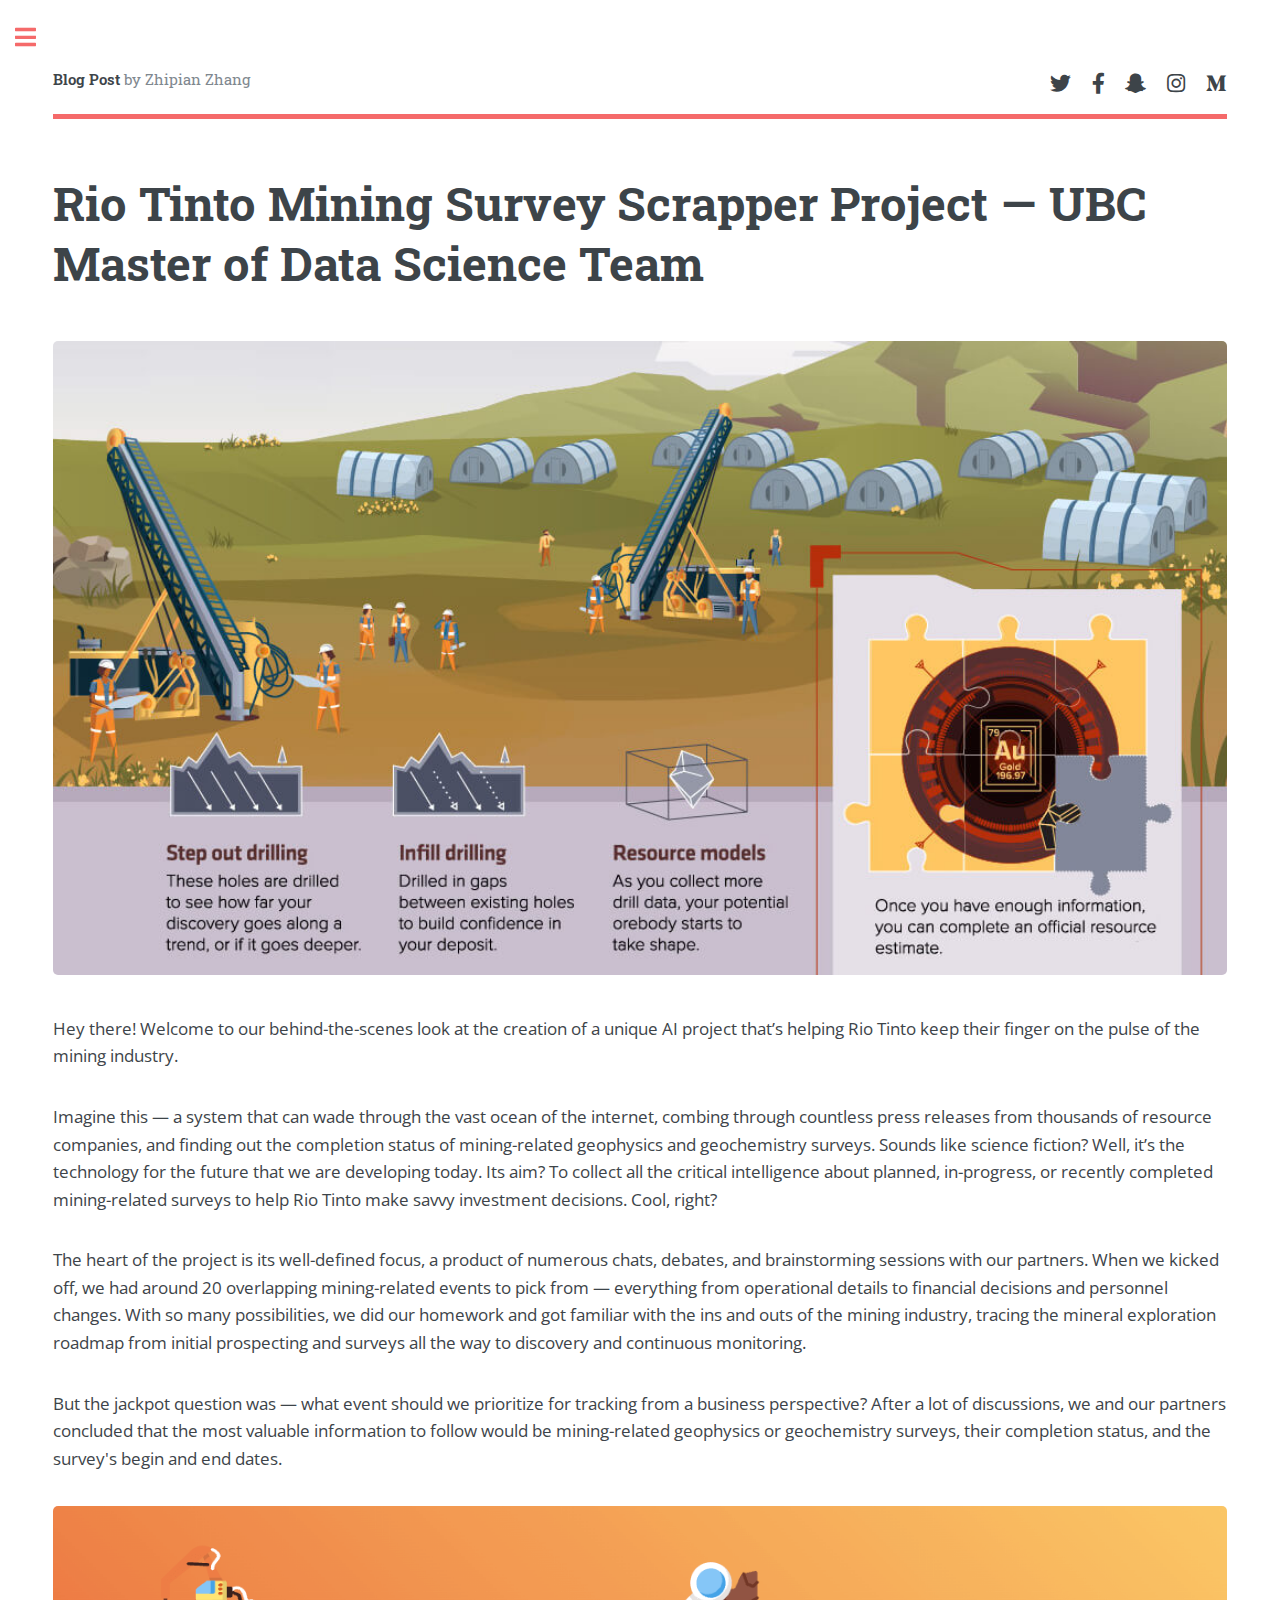
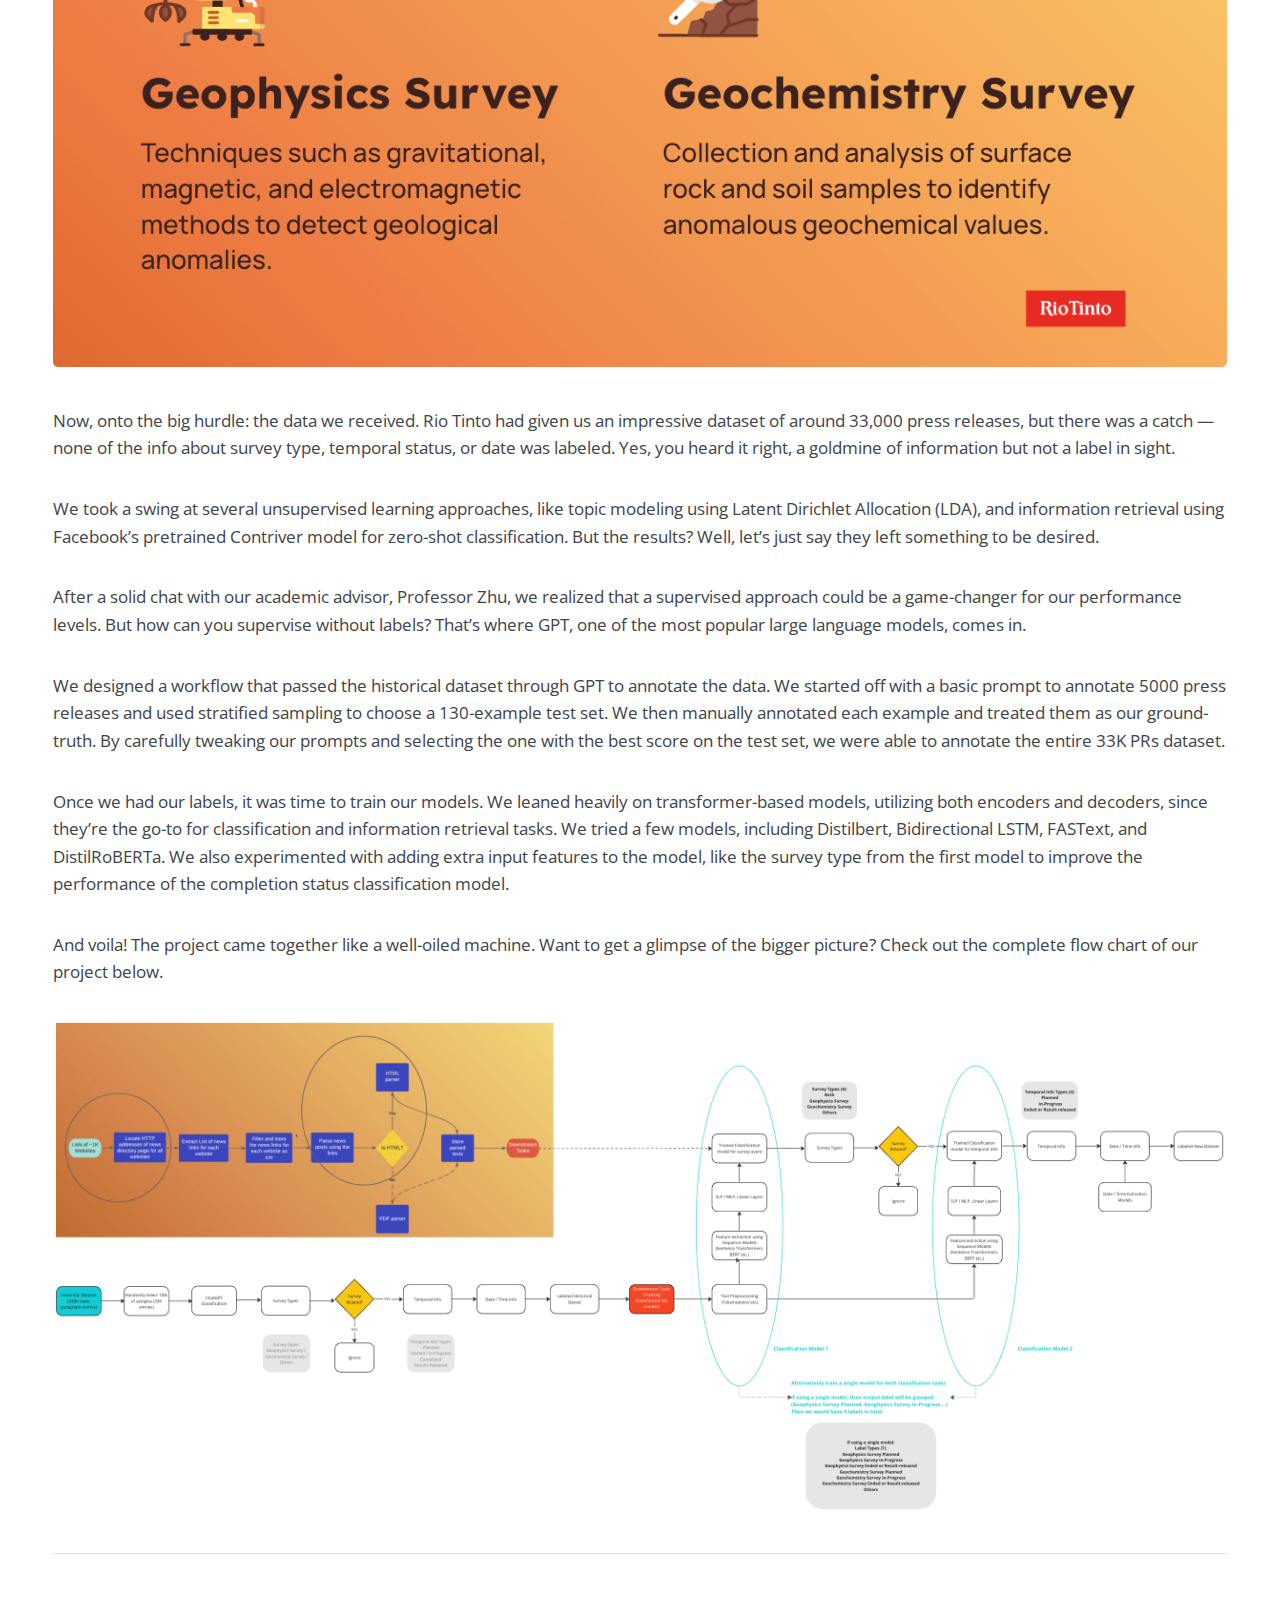
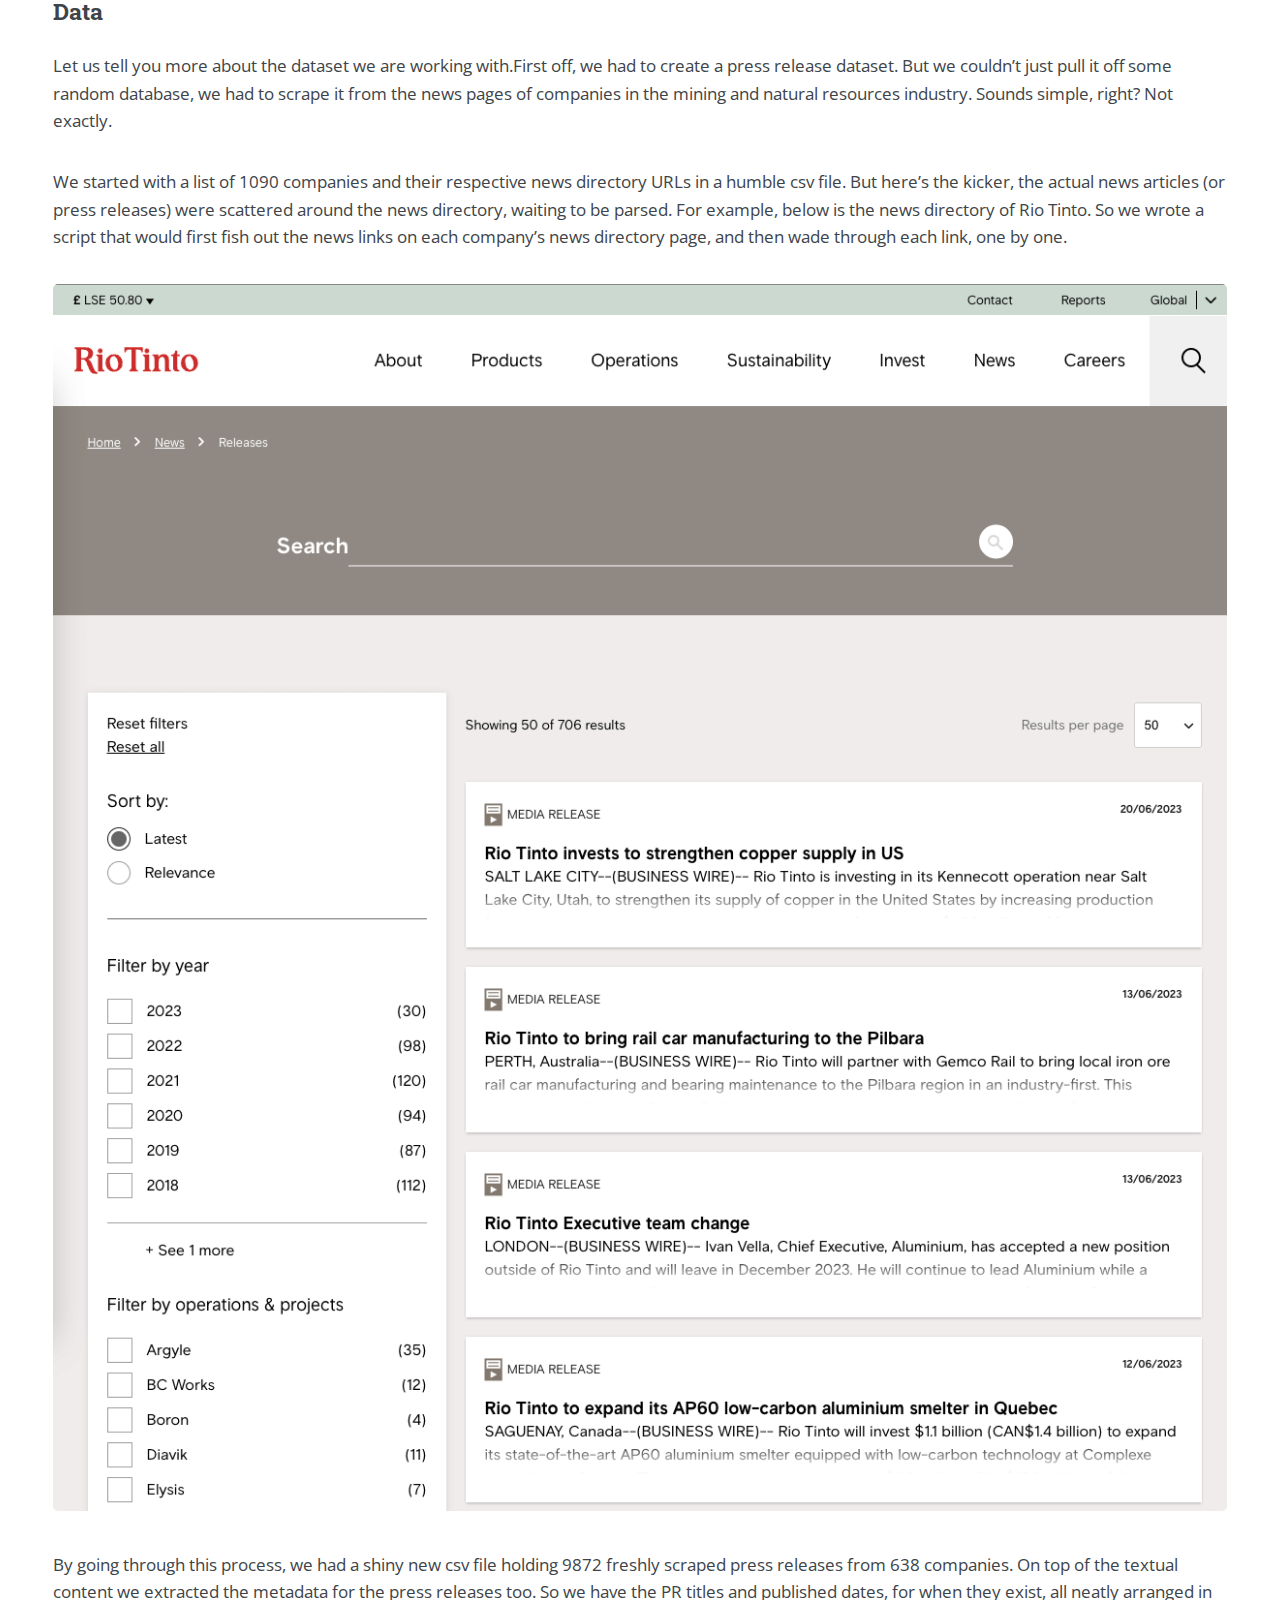
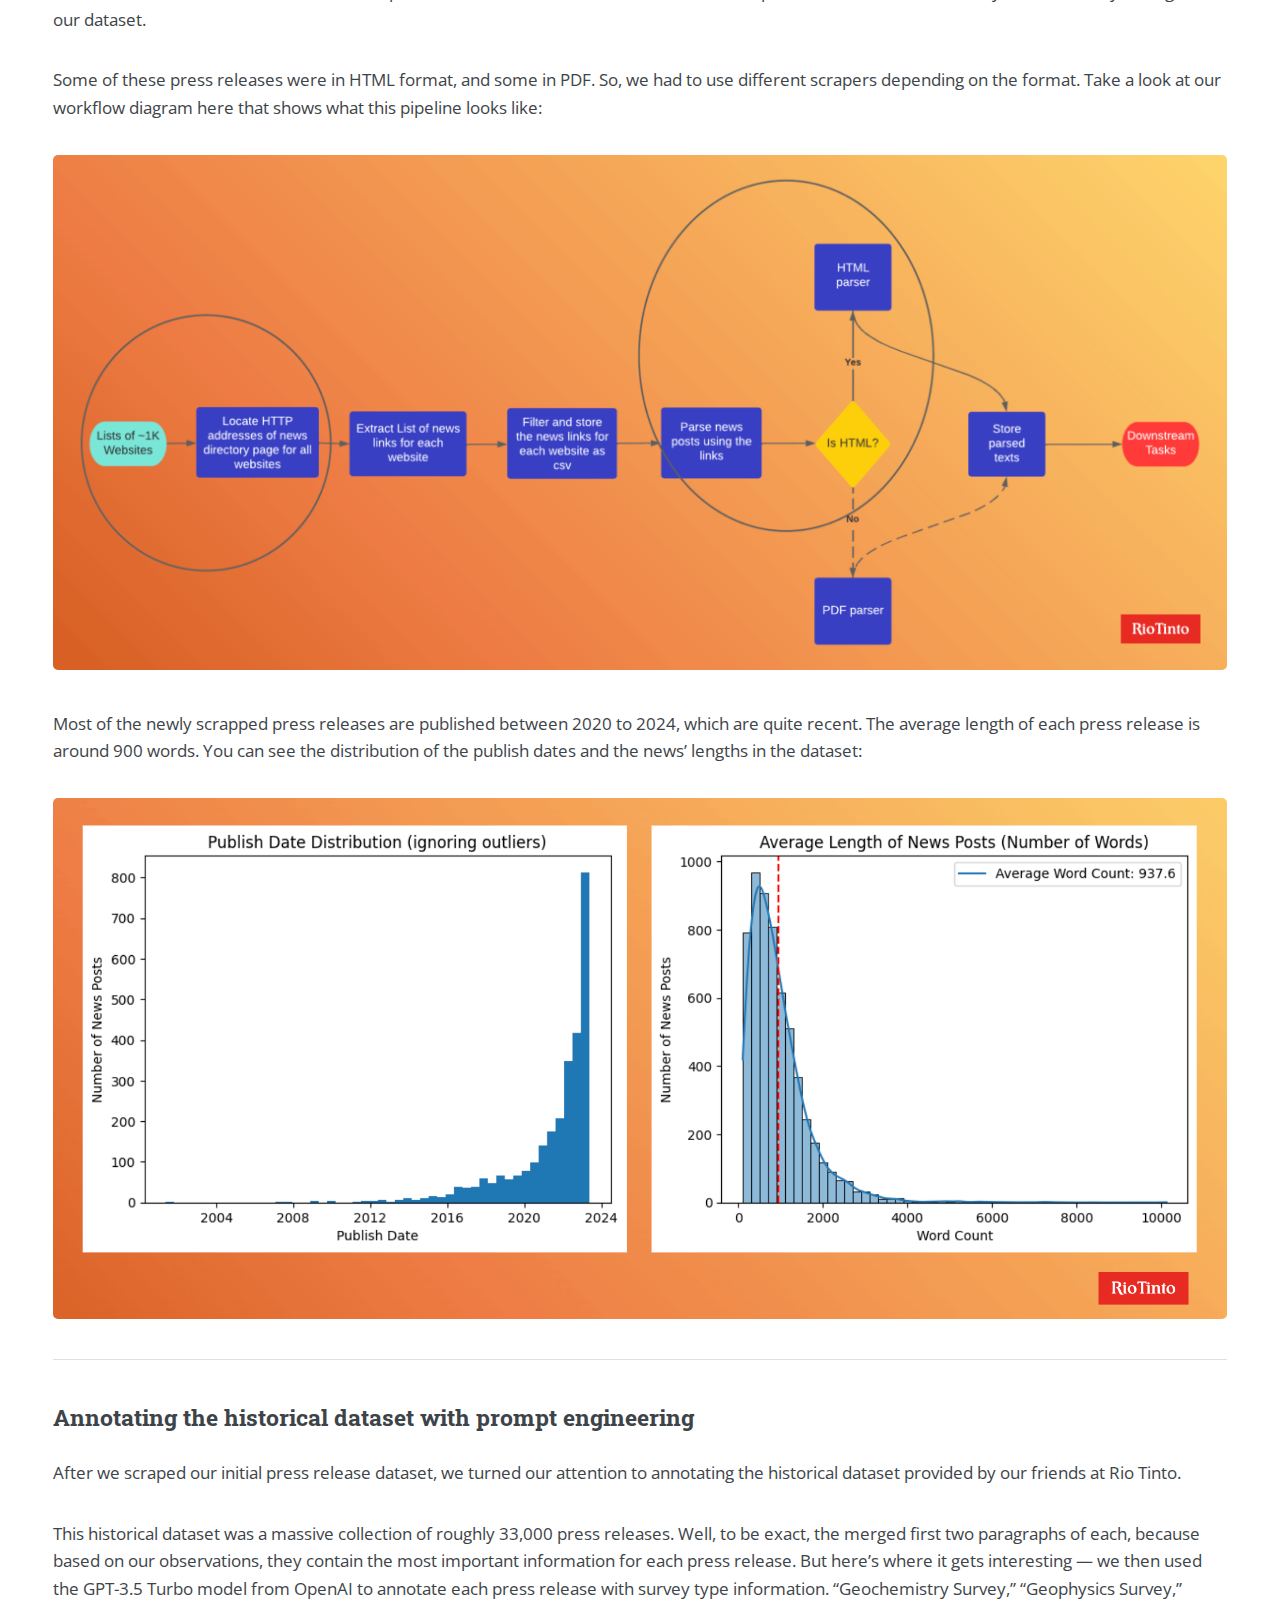
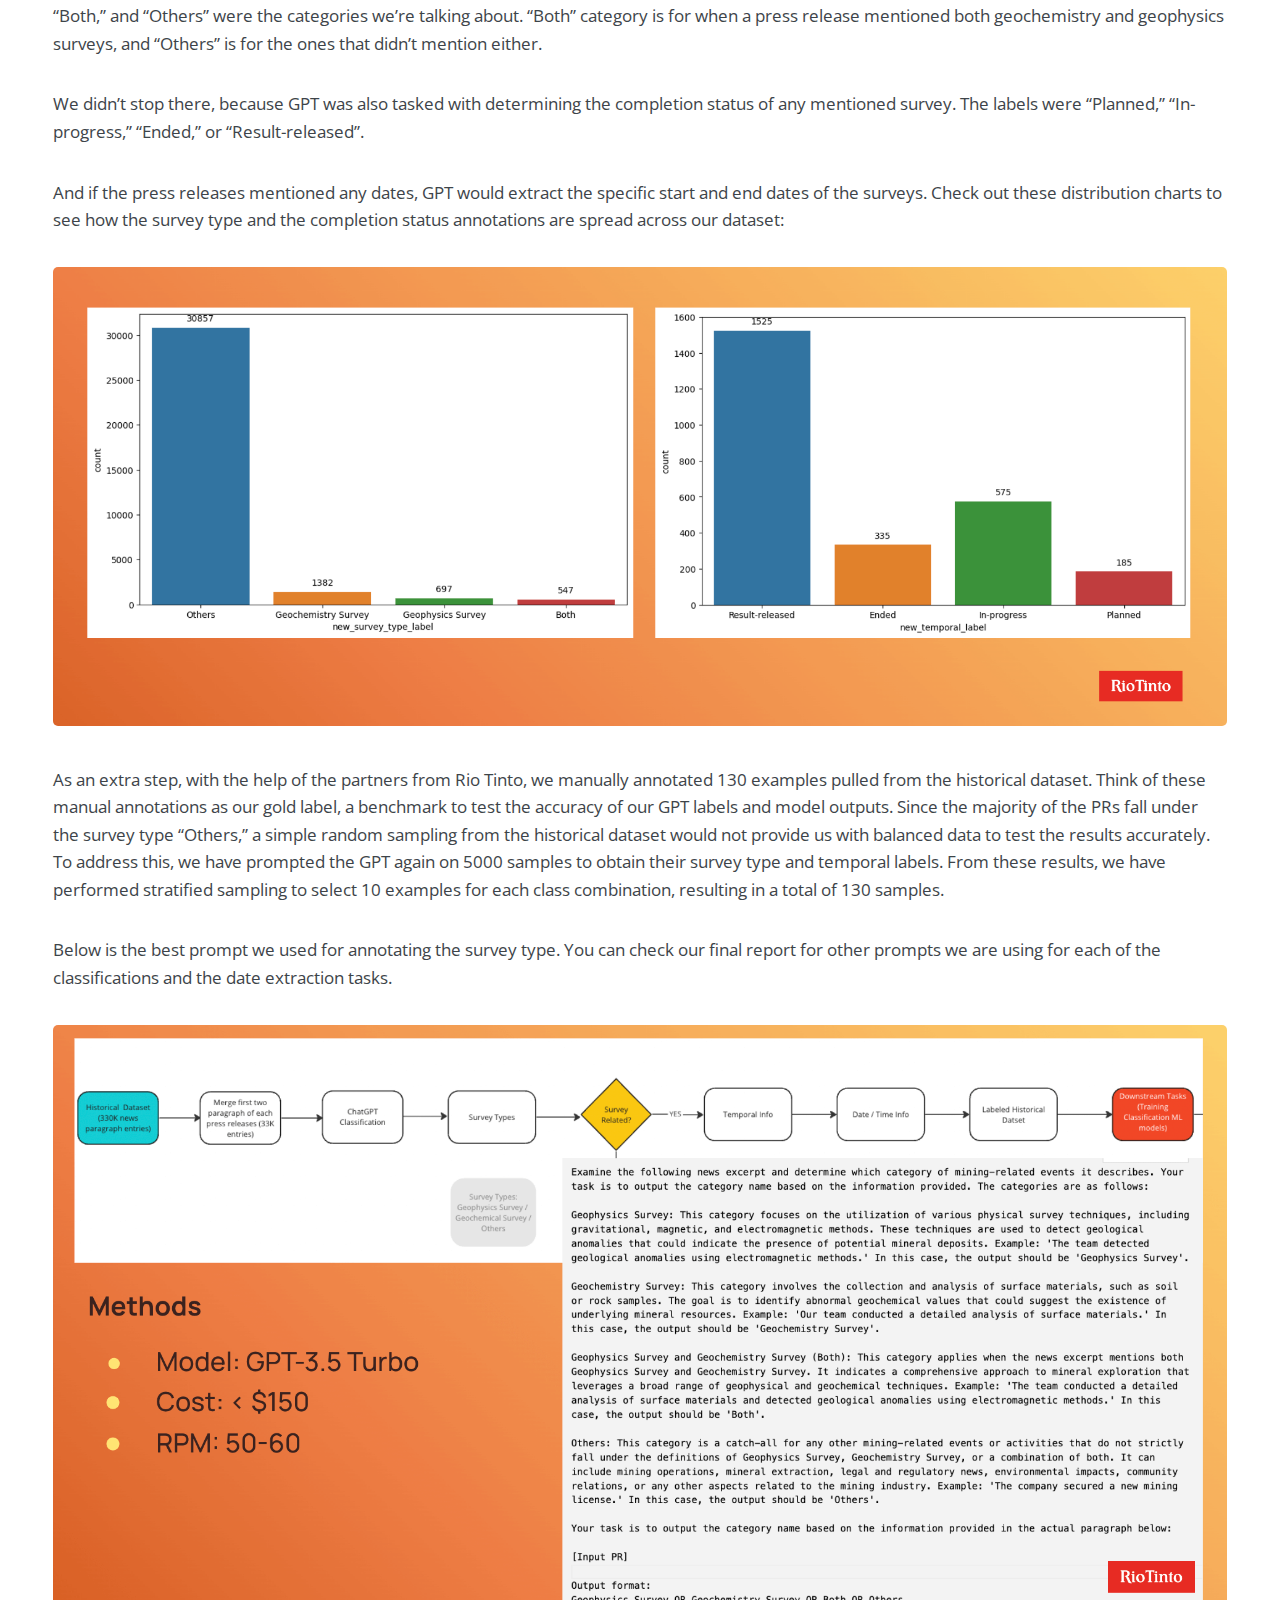
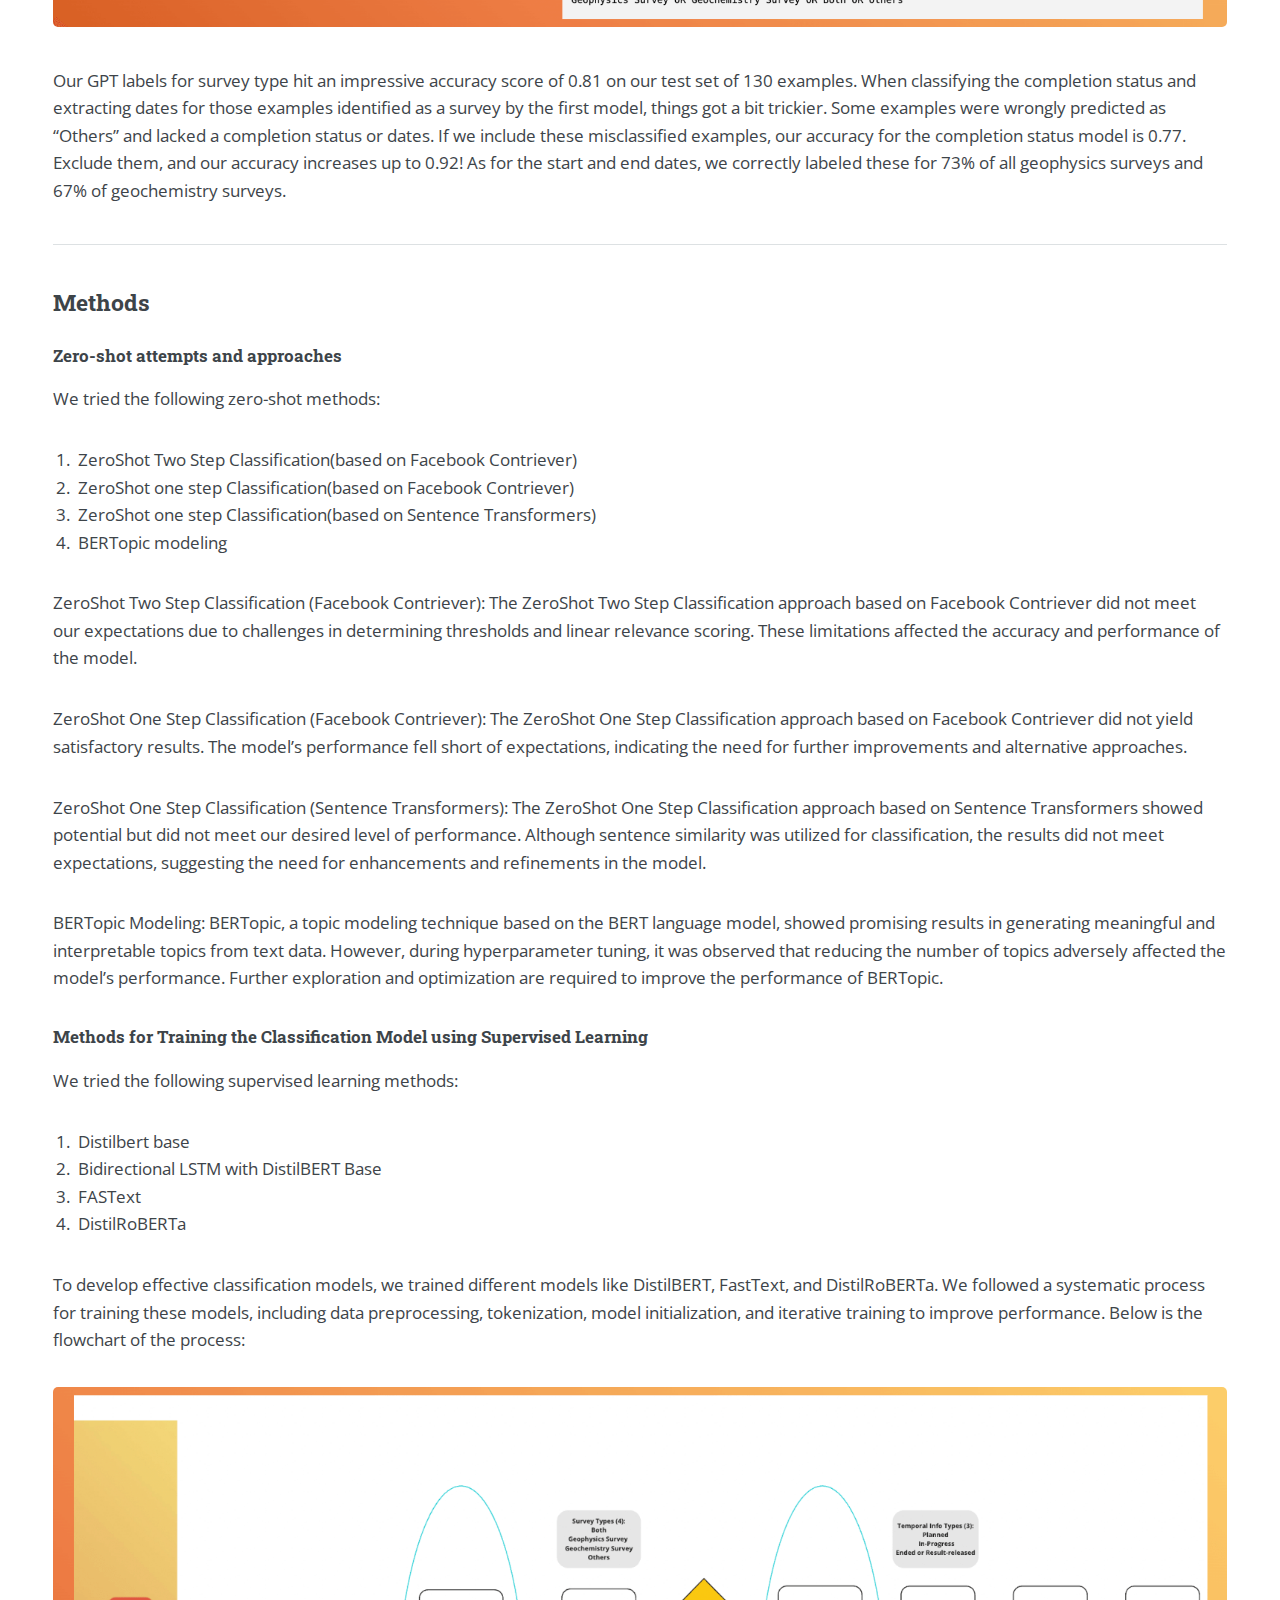
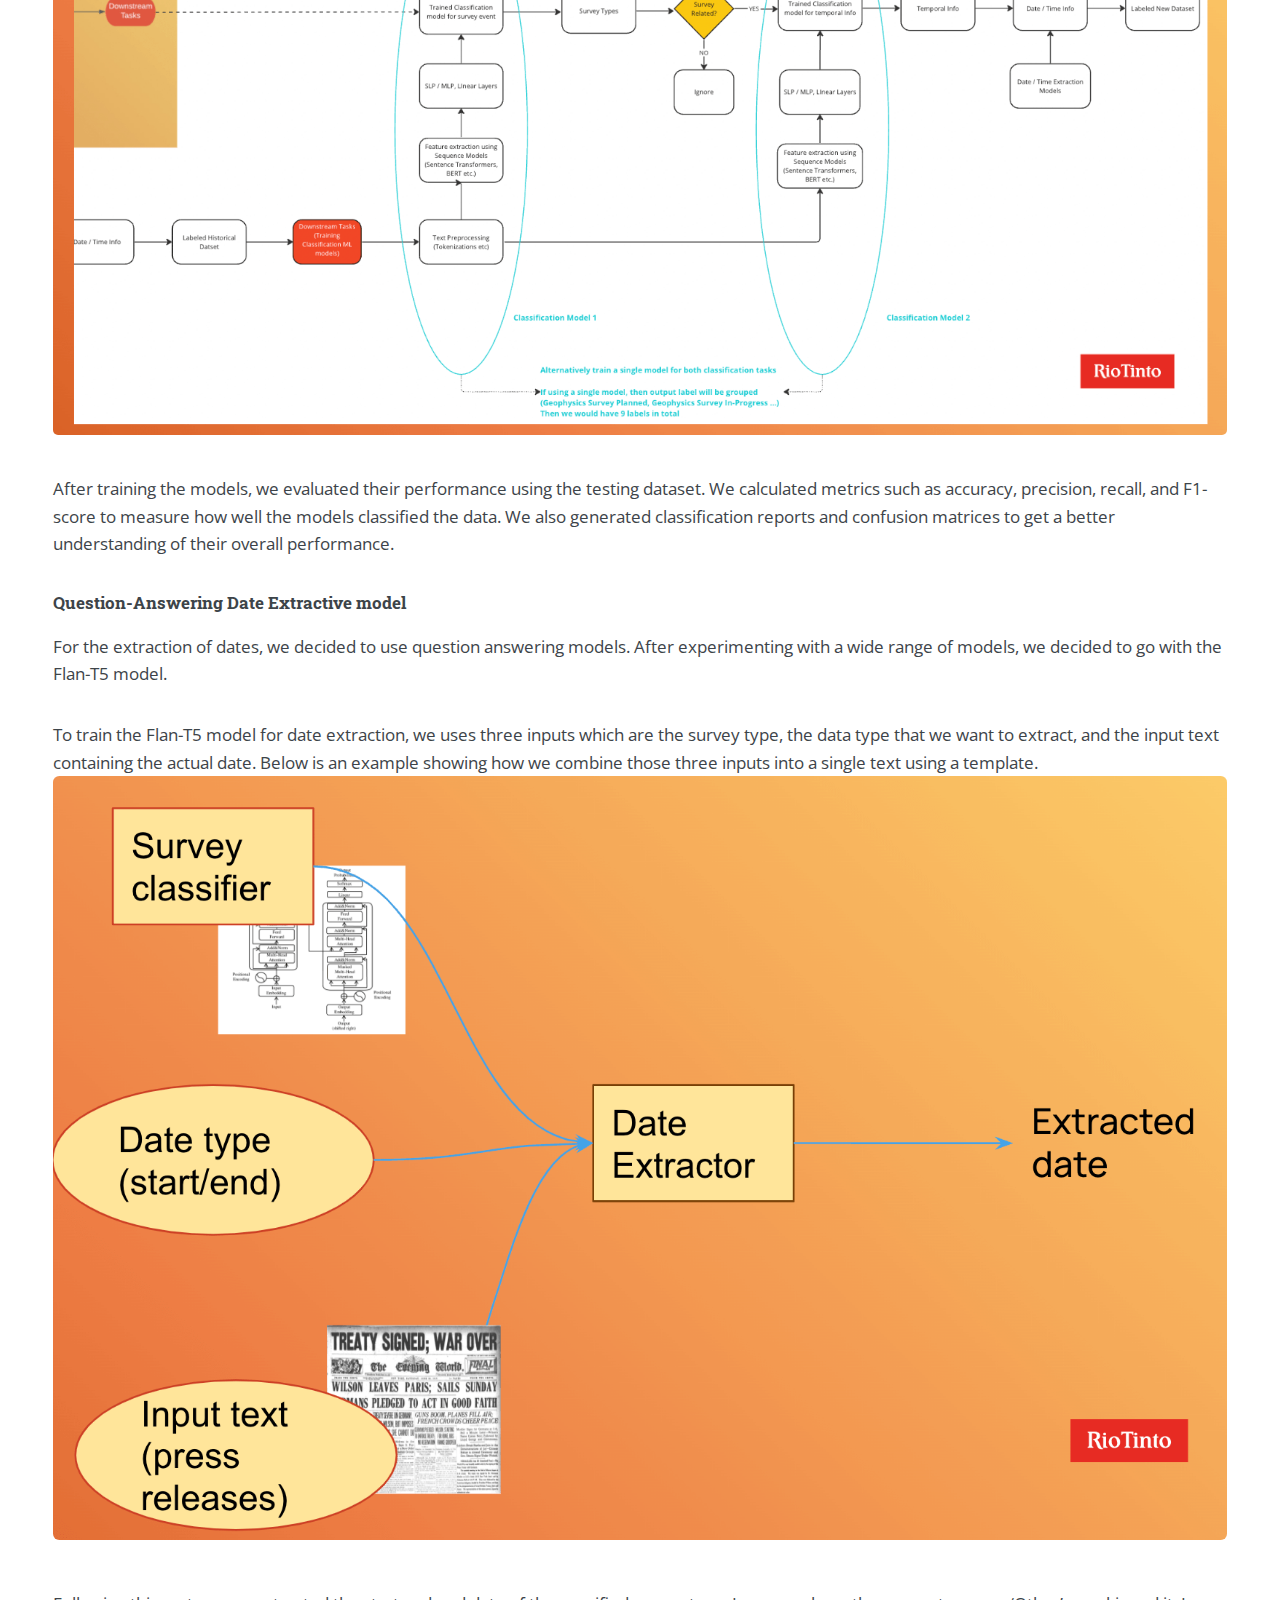
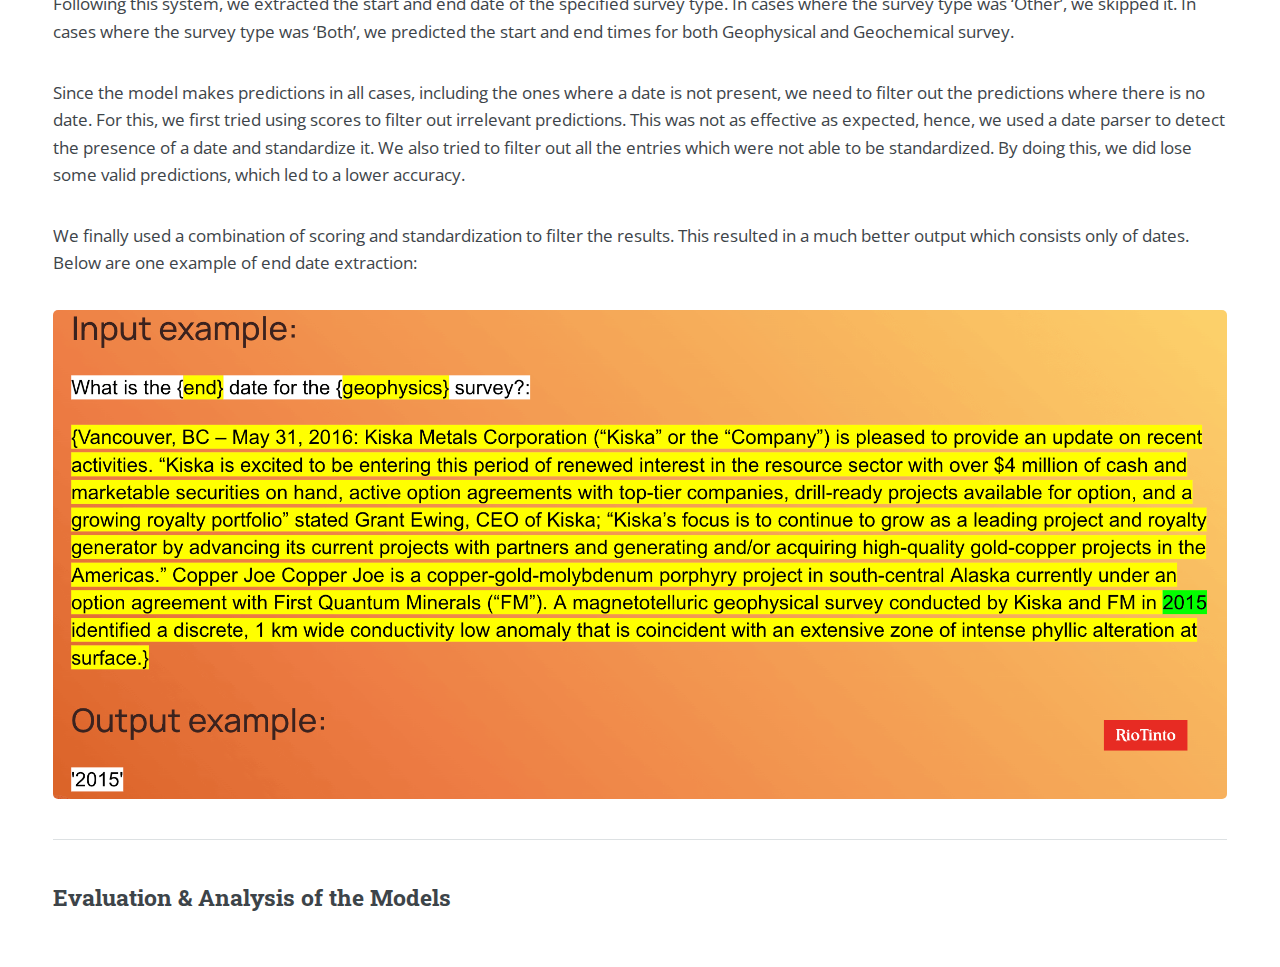
<file: generic.html>
<!DOCTYPE HTML>
<!--
	Editorial by HTML5 UP
	html5up.net | @ajlkn
	Free for personal and commercial use under the CCA 3.0 license (html5up.net/license)
-->
<html>
	<head>
		<title>Blog - Zhipian Zhang</title>
		<meta charset="utf-8" />
		<meta name="viewport" content="width=device-width, initial-scale=1, user-scalable=no" />
		<link rel="stylesheet" href="assets/css/main.css" />
	</head>
	<body class="is-preload">

		<!-- Wrapper -->
			<div id="wrapper">

				<!-- Main -->
					<div id="main">
						<div class="inner">

							<!-- Header -->
								<header id="header">
									<a href="index.html" class="logo"><strong>Blog Post</strong> by Zhipian Zhang</a>
									<ul class="icons">
										<li><a href="#" class="icon brands fa-twitter"><span class="label">Twitter</span></a></li>
										<li><a href="#" class="icon brands fa-facebook-f"><span class="label">Facebook</span></a></li>
										<li><a href="#" class="icon brands fa-snapchat-ghost"><span class="label">Snapchat</span></a></li>
										<li><a href="#" class="icon brands fa-instagram"><span class="label">Instagram</span></a></li>
										<li><a href="#" class="icon brands fa-medium-m"><span class="label">Medium</span></a></li>
									</ul>
								</header>

							<!-- Content -->
								<section>
									<header class="main">
										<h1>Rio Tinto Mining Survey Scrapper Project — UBC Master of Data Science Team</h1>
									</header>

									<span class="image main"><img src="images/rio-tinto/coverpage.jpg" alt="" /></span>

									<p>Hey there! Welcome to our behind-the-scenes look at the creation of a unique AI project that’s helping Rio Tinto keep their finger on the pulse of the mining industry.</p>
									<p>Imagine this — a system that can wade through the vast ocean of the internet, combing through countless press releases from thousands of resource companies, and finding out the completion status of mining-related geophysics and geochemistry surveys. Sounds like science fiction? Well, it’s the technology for the future that we are developing today. Its aim? To collect all the critical intelligence about planned, in-progress, or recently completed mining-related surveys to help Rio Tinto make savvy investment decisions. Cool, right?</p>
									<p>The heart of the project is its well-defined focus, a product of numerous chats, debates, and brainstorming sessions with our partners. When we kicked off, we had around 20 overlapping mining-related events to pick from — everything from operational details to financial decisions and personnel changes. With so many possibilities, we did our homework and got familiar with the ins and outs of the mining industry, tracing the mineral exploration roadmap from initial prospecting and surveys all the way to discovery and continuous monitoring.</p>
									<p>But the jackpot question was — what event should we prioritize for tracking from a business perspective? After a lot of discussions, we and our partners concluded that the most valuable information to follow would be mining-related geophysics or geochemistry surveys, their completion status, and the survey's begin and end dates.</p>

									<span class="image main"><img src="images/rio-tinto/survey-types.png" alt="" /></span>

									<p>Now, onto the big hurdle: the data we received. Rio Tinto had given us an impressive dataset of around 33,000 press releases, but there was a catch — none of the info about survey type, temporal status, or date was labeled. Yes, you heard it right, a goldmine of information but not a label in sight.</p>
									<p>We took a swing at several unsupervised learning approaches, like topic modeling using Latent Dirichlet Allocation (LDA), and information retrieval using Facebook’s pretrained Contriver model for zero-shot classification. But the results? Well, let’s just say they left something to be desired.</p>
									<p>After a solid chat with our academic advisor, Professor Zhu, we realized that a supervised approach could be a game-changer for our performance levels. But how can you supervise without labels? That’s where GPT, one of the most popular large language models, comes in.</p>
									<p>We designed a workflow that passed the historical dataset through GPT to annotate the data. We started off with a basic prompt to annotate 5000 press releases and used stratified sampling to choose a 130-example test set. We then manually annotated each example and treated them as our ground-truth. By carefully tweaking our prompts and selecting the one with the best score on the test set, we were able to annotate the entire 33K PRs dataset.</p>
									<p>Once we had our labels, it was time to train our models. We leaned heavily on transformer-based models, utilizing both encoders and decoders, since they’re the go-to for classification and information retrieval tasks. We tried a few models, including Distilbert, Bidirectional LSTM, FASText, and DistilRoBERTa. We also experimented with adding extra input features to the model, like the survey type from the first model to improve the performance of the completion status classification model.</p>
									<p>And voila! The project came together like a well-oiled machine. Want to get a glimpse of the bigger picture? Check out the complete flow chart of our project below.</p>

									<span class="image main"><img src="images/rio-tinto/flowchart.png" alt="" /></span>

									<hr class="major" />

									<h2>Data</h2>
									<p>Let us tell you more about the dataset we are working with.First off, we had to create a press release dataset. But we couldn’t just pull it off some random database, we had to scrape it from the news pages of companies in the mining and natural resources industry. Sounds simple, right? Not exactly.</p>
									<p>We started with a list of 1090 companies and their respective news directory URLs in a humble csv file. But here’s the kicker, the actual news articles (or press releases) were scattered around the news directory, waiting to be parsed. For example, below is the news directory of Rio Tinto. So we wrote a script that would first fish out the news links on each company’s news directory page, and then wade through each link, one by one. </p>
									<span class="image main"><img src="images/rio-tinto/news-directory.png" alt="" /></span>
									
									<p>By going through this process, we had a shiny new csv file holding 9872 freshly scraped press releases from 638 companies. On top of the textual content we extracted the metadata for the press releases too. So we have the PR titles and published dates, for when they exist, all neatly arranged in our dataset.</p>
									<p>Some of these press releases were in HTML format, and some in PDF. So, we had to use different scrapers depending on the format. Take a look at our workflow diagram here that shows what this pipeline looks like:</p>
									<span class="image main"><img src="images/rio-tinto/scraping-flowchart.png" alt="" /></span>
									<p>Most of the newly scrapped press releases are published between 2020 to 2024, which are quite recent. The average length of each press release is around 900 words. You can see the distribution of the publish dates and the news’ lengths in the dataset:</p>
									<span class="image main"><img src="images/rio-tinto/publish-date-avg-len-dist.png" alt="" /></span>
									<hr class="major" />

									<h2>Annotating the historical dataset with prompt engineering</h2>
									<p>After we scraped our initial press release dataset, we turned our attention to annotating the historical dataset provided by our friends at Rio Tinto.</p>
									<p>This historical dataset was a massive collection of roughly 33,000 press releases. Well, to be exact, the merged first two paragraphs of each, because based on our observations, they contain the most important information for each press release. But here’s where it gets interesting — we then used the GPT-3.5 Turbo model from OpenAI to annotate each press release with survey type information. “Geochemistry Survey,” “Geophysics Survey,” “Both,” and “Others” were the categories we’re talking about. “Both” category is for when a press release mentioned both geochemistry and geophysics surveys, and “Others” is for the ones that didn’t mention either.</p>
									<p>We didn’t stop there, because GPT was also tasked with determining the completion status of any mentioned survey. The labels were “Planned,” “In-progress,” “Ended,” or “Result-released”.</p>
									<p>And if the press releases mentioned any dates, GPT would extract the specific start and end dates of the surveys. Check out these distribution charts to see how the survey type and the completion status annotations are spread across our dataset:</p>
									<span class="image main"><img src="images/rio-tinto/survey-type-temporal-dist.png" alt="" /></span>
									<p>As an extra step, with the help of the partners from Rio Tinto, we manually annotated 130 examples pulled from the historical dataset. Think of these manual annotations as our gold label, a benchmark to test the accuracy of our GPT labels and model outputs. Since the majority of the PRs fall under the survey type “Others,” a simple random sampling from the historical dataset would not provide us with balanced data to test the results accurately. To address this, we have prompted the GPT again on 5000 samples to obtain their survey type and temporal labels. From these results, we have performed stratified sampling to select 10 examples for each class combination, resulting in a total of 130 samples.</p>
									<p>Below is the best prompt we used for annotating the survey type. You can check our final report for other prompts we are using for each of the classifications and the date extraction tasks.</p>
									<span class="image main"><img src="images/rio-tinto/prompt-engineering-pipeline-and-survey-type-prompt.png" alt="" /></span>

									<p>Our GPT labels for survey type hit an impressive accuracy score of 0.81 on our test set of 130 examples. When classifying the completion status and extracting dates for those examples identified as a survey by the first model, things got a bit trickier. Some examples were wrongly predicted as “Others” and lacked a completion status or dates. If we include these misclassified examples, our accuracy for the completion status model is 0.77. Exclude them, and our accuracy increases up to 0.92! As for the start and end dates, we correctly labeled these for 73% of all geophysics surveys and 67% of geochemistry surveys.</p>
									
									<hr class="major" />
									<h2>Methods</h2>
									<h3>Zero-shot attempts and approaches</h3>
									<p>We tried the following zero-shot methods:</p>
									<ol>
										<li>ZeroShot Two Step Classification(based on Facebook Contriever)</li>
										<li>ZeroShot one step Classification(based on Facebook Contriever)</li>
										<li>ZeroShot one step Classification(based on Sentence Transformers)</li>
										<li>BERTopic modeling</li>
									</ol>
									<p>ZeroShot Two Step Classification (Facebook Contriever): The ZeroShot Two Step Classification approach based on Facebook Contriever did not meet our expectations due to challenges in determining thresholds and linear relevance scoring. These limitations affected the accuracy and performance of the model.</p>
									<p>ZeroShot One Step Classification (Facebook Contriever): The ZeroShot One Step Classification approach based on Facebook Contriever did not yield satisfactory results. The model’s performance fell short of expectations, indicating the need for further improvements and alternative approaches.</p>
									<p>ZeroShot One Step Classification (Sentence Transformers): The ZeroShot One Step Classification approach based on Sentence Transformers showed potential but did not meet our desired level of performance. Although sentence similarity was utilized for classification, the results did not meet expectations, suggesting the need for enhancements and refinements in the model.</p>
									<p>BERTopic Modeling: BERTopic, a topic modeling technique based on the BERT language model, showed promising results in generating meaningful and interpretable topics from text data. However, during hyperparameter tuning, it was observed that reducing the number of topics adversely affected the model’s performance. Further exploration and optimization are required to improve the performance of BERTopic.</p>
									<h3>Methods for Training the Classification Model using Supervised Learning</h3>
									<p>We tried the following supervised learning methods:</p>
									<ol>
										<li>Distilbert base</li>
										<li>Bidirectional LSTM with DistilBERT Base</li>
										<li>FASText</li>
										<li>DistilRoBERTa</li>
									</ol>
									<p>To develop effective classification models, we trained different models like DistilBERT, FastText, and DistilRoBERTa. We followed a systematic process for training these models, including data preprocessing, tokenization, model initialization, and iterative training to improve performance. Below is the flowchart of the process:</p>
									<span class="image main"><img src="images/rio-tinto/model-training-flowchart.png" alt="" /></span>
									<p>After training the models, we evaluated their performance using the testing dataset. We calculated metrics such as accuracy, precision, recall, and F1-score to measure how well the models classified the data. We also generated classification reports and confusion matrices to get a better understanding of their overall performance.</p>
									<h3>Question-Answering Date Extractive model</h3>
									<p>For the extraction of dates, we decided to use question answering models. After experimenting with a wide range of models, we decided to go with the Flan-T5 model. </p>
									<p>To train the Flan-T5 model for date extraction, we uses three inputs which are the survey type, the data type that we want to extract, and the input text containing the actual date. Below is an example showing how we combine those three inputs into a single text using a template.
									<span class="image main"><img src="images/rio-tinto/date-extraction-inputs.png" alt="" /></span>

									<p>Following this system, we extracted the start and end date of the specified survey type. In cases where the survey type was ‘Other’, we skipped it. In cases where the survey type was ‘Both’, we predicted the start and end times for both Geophysical and Geochemical survey.</p>
									<p>Since the model makes predictions in all cases, including the ones where a date is not present, we need to filter out the predictions where there is no date. For this, we first tried using scores to filter out irrelevant predictions. This was not as effective as expected, hence, we used a date parser to detect the presence of a date and standardize it. We also tried to filter out all the entries which were not able to be standardized. By doing this, we did lose some valid predictions, which led to a lower accuracy.</p>
									<p>We finally used a combination of scoring and standardization to filter the results. This resulted in a much better output which consists only of dates. Below are one example of end date extraction:</p>
									<span class="image main"><img src="images/rio-tinto/end-date-extraction-example.png" alt="" /></span>
									
									<hr class="major" />
									<h2>Evaluation & Analysis of the Models</h2>

								</section>

						</div>
					</div>

				<!-- Sidebar -->
					<div id="sidebar">
						<div class="inner">

							<!-- Search -->
								<section id="search" class="alt">
									<form method="post" action="#">
										<input type="text" name="query" id="query" placeholder="Search" />
									</form>
								</section>

							<!-- Menu -->
								<nav id="menu">
									<header class="major">
										<h2>Menu</h2>
									</header>
									<ul>
										<li><a href="index.html">Homepage</a></li>
										<li><a href="generic.html">Generic</a></li>
										<li><a href="elements.html">Elements</a></li>
										<li>
											<span class="opener">Submenu</span>
											<ul>
												<li><a href="#">Lorem Dolor</a></li>
												<li><a href="#">Ipsum Adipiscing</a></li>
												<li><a href="#">Tempus Magna</a></li>
												<li><a href="#">Feugiat Veroeros</a></li>
											</ul>
										</li>
										<li><a href="#">Etiam Dolore</a></li>
										<li><a href="#">Adipiscing</a></li>
										<li>
											<span class="opener">Another Submenu</span>
											<ul>
												<li><a href="#">Lorem Dolor</a></li>
												<li><a href="#">Ipsum Adipiscing</a></li>
												<li><a href="#">Tempus Magna</a></li>
												<li><a href="#">Feugiat Veroeros</a></li>
											</ul>
										</li>
										<li><a href="#">Maximus Erat</a></li>
										<li><a href="#">Sapien Mauris</a></li>
										<li><a href="#">Amet Lacinia</a></li>
									</ul>
								</nav>

							<!-- Section -->
								<section>
									<header class="major">
										<h2>Ante interdum</h2>
									</header>
									<div class="mini-posts">
										<article>
											<a href="#" class="image"><img src="images/pic07.jpg" alt="" /></a>
											<p>Aenean ornare velit lacus, ac varius enim lorem ullamcorper dolore aliquam.</p>
										</article>
										<article>
											<a href="#" class="image"><img src="images/pic08.jpg" alt="" /></a>
											<p>Aenean ornare velit lacus, ac varius enim lorem ullamcorper dolore aliquam.</p>
										</article>
										<article>
											<a href="#" class="image"><img src="images/pic09.jpg" alt="" /></a>
											<p>Aenean ornare velit lacus, ac varius enim lorem ullamcorper dolore aliquam.</p>
										</article>
									</div>
									<ul class="actions">
										<li><a href="#" class="button">More</a></li>
									</ul>
								</section>

							<!-- Section -->
								<section>
									<header class="major">
										<h2>Get in touch</h2>
									</header>
									<p>Sed varius enim lorem ullamcorper dolore aliquam aenean ornare velit lacus, ac varius enim lorem ullamcorper dolore. Proin sed aliquam facilisis ante interdum. Sed nulla amet lorem feugiat tempus aliquam.</p>
									<ul class="contact">
										<li class="icon solid fa-envelope"><a href="#">information@untitled.tld</a></li>
										<li class="icon solid fa-phone">(000) 000-0000</li>
										<li class="icon solid fa-home">1234 Somewhere Road #8254<br />
										Nashville, TN 00000-0000</li>
									</ul>
								</section>

							<!-- Footer -->
								<footer id="footer">
									<p class="copyright">&copy; Untitled. All rights reserved. Demo Images: <a href="https://unsplash.com">Unsplash</a>. Design: <a href="https://html5up.net">HTML5 UP</a>.</p>
								</footer>

						</div>
					</div>

			</div>

		<!-- Scripts -->
			<script src="assets/js/jquery.min.js"></script>
			<script src="assets/js/browser.min.js"></script>
			<script src="assets/js/breakpoints.min.js"></script>
			<script src="assets/js/util.js"></script>
			<script src="assets/js/main.js"></script>

	</body>
</html>
</file>
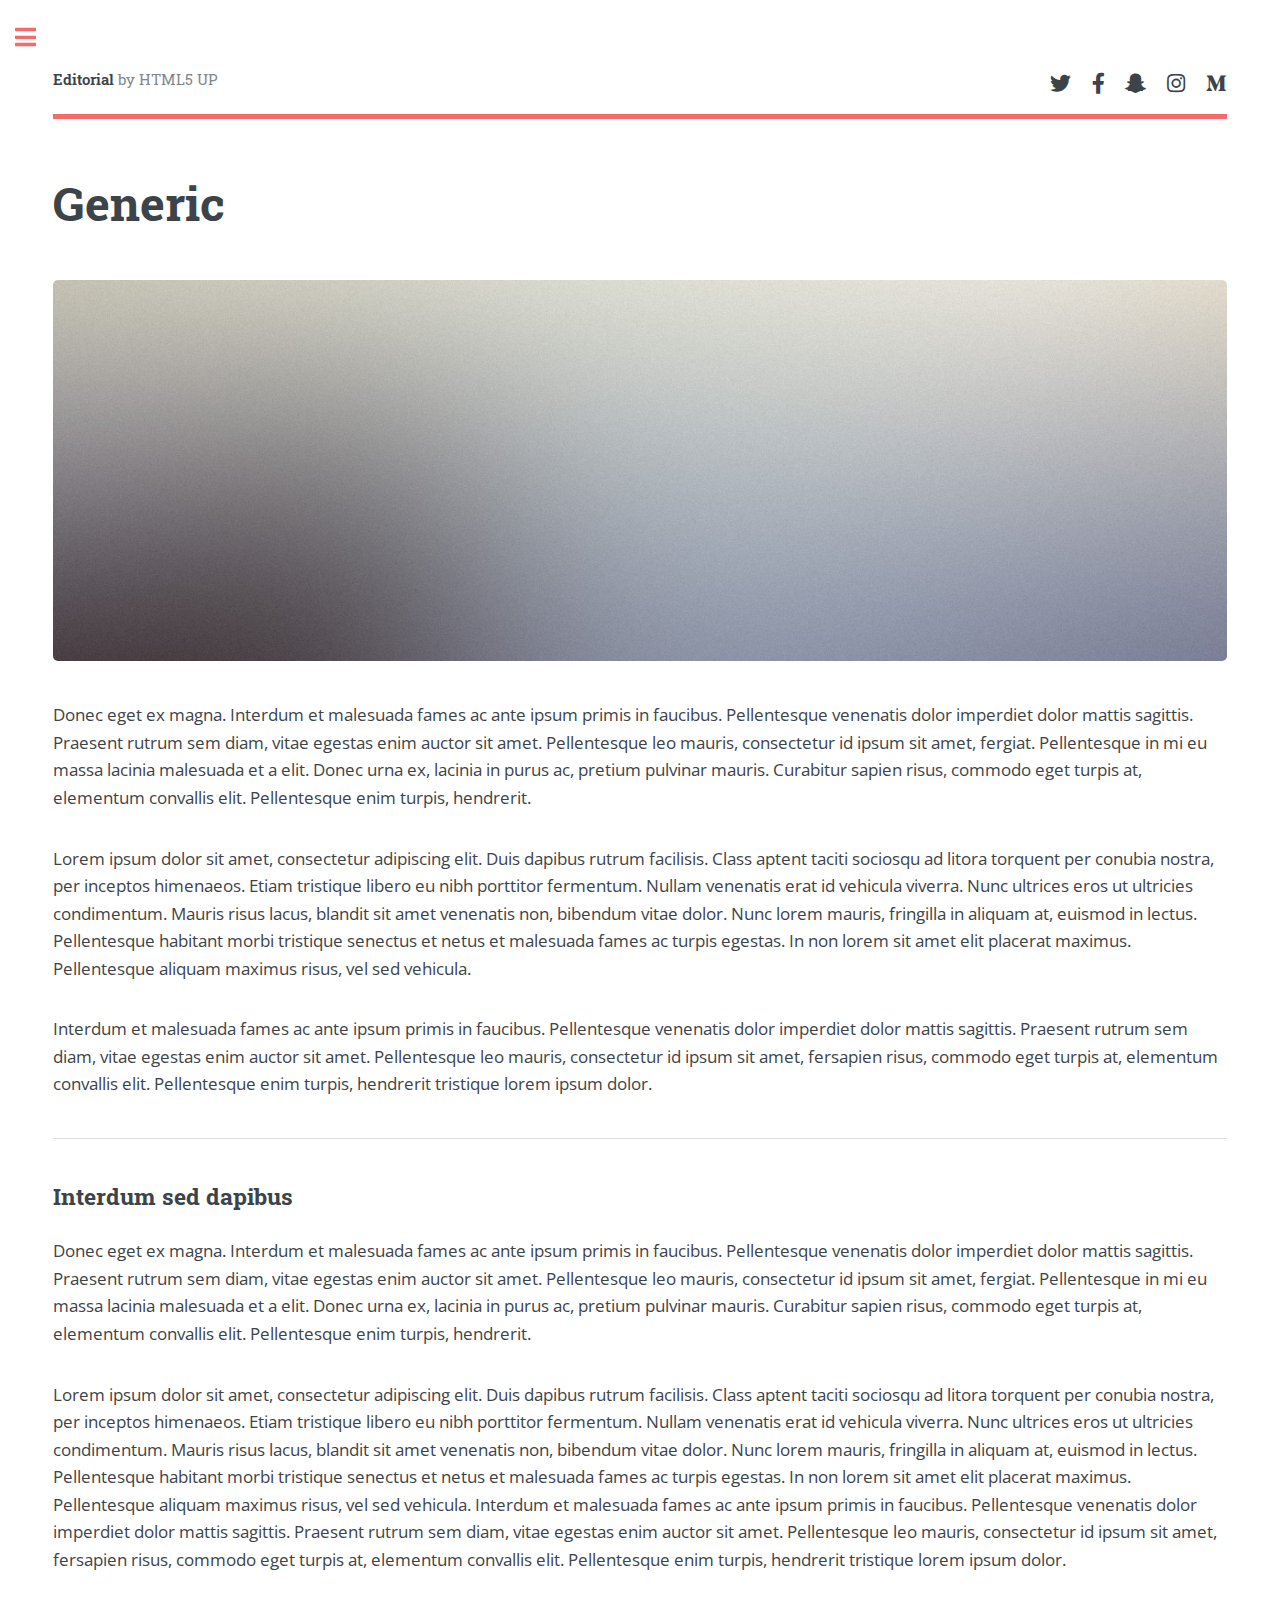
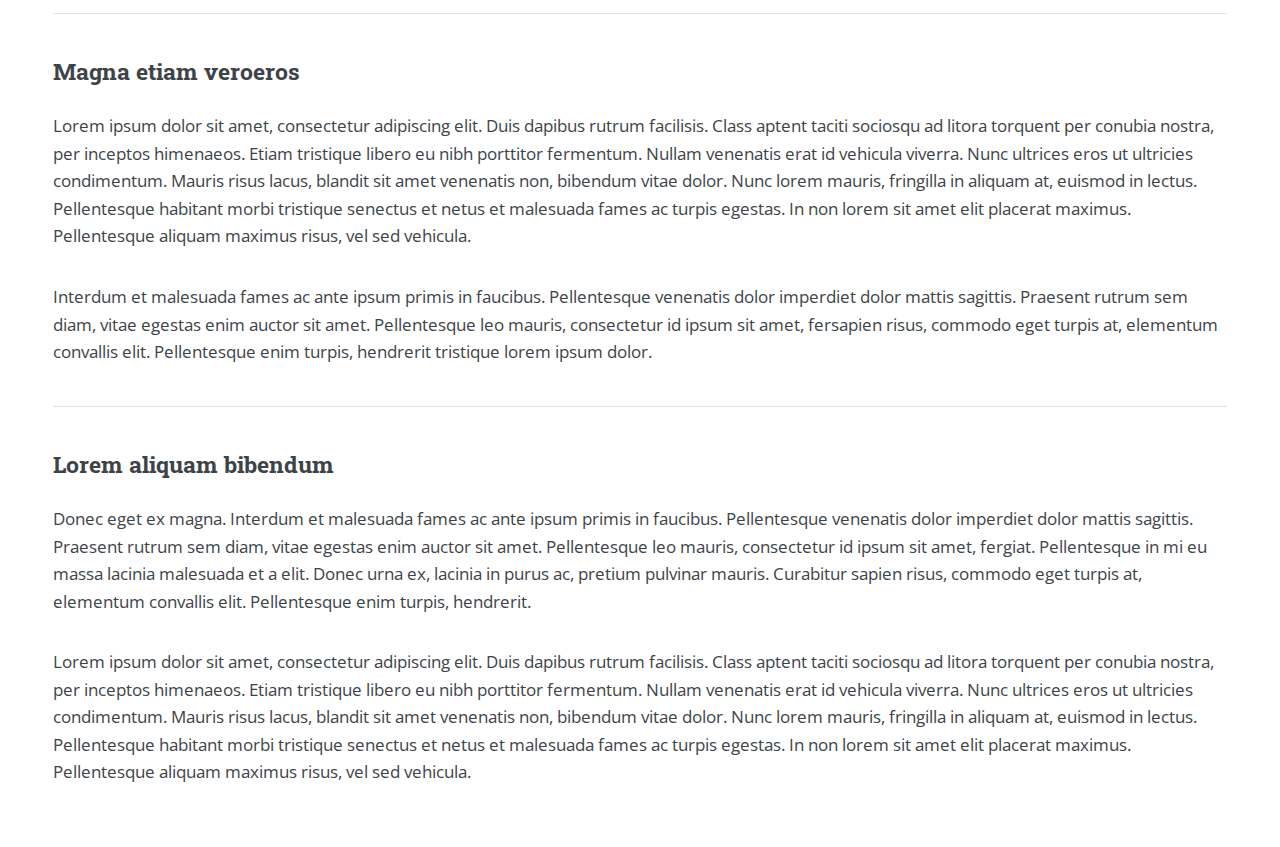
<file: generic_1.html>
<!DOCTYPE HTML>
<!--
	Editorial by HTML5 UP
	html5up.net | @ajlkn
	Free for personal and commercial use under the CCA 3.0 license (html5up.net/license)
-->
<html>
	<head>
		<title>Generic - Editorial by HTML5 UP</title>
		<meta charset="utf-8" />
		<meta name="viewport" content="width=device-width, initial-scale=1, user-scalable=no" />
		<link rel="stylesheet" href="assets/css/main.css" />
	</head>
	<body class="is-preload">

		<!-- Wrapper -->
			<div id="wrapper">

				<!-- Main -->
					<div id="main">
						<div class="inner">

							<!-- Header -->
								<header id="header">
									<a href="index.html" class="logo"><strong>Editorial</strong> by HTML5 UP</a>
									<ul class="icons">
										<li><a href="#" class="icon brands fa-twitter"><span class="label">Twitter</span></a></li>
										<li><a href="#" class="icon brands fa-facebook-f"><span class="label">Facebook</span></a></li>
										<li><a href="#" class="icon brands fa-snapchat-ghost"><span class="label">Snapchat</span></a></li>
										<li><a href="#" class="icon brands fa-instagram"><span class="label">Instagram</span></a></li>
										<li><a href="#" class="icon brands fa-medium-m"><span class="label">Medium</span></a></li>
									</ul>
								</header>

							<!-- Content -->
								<section>
									<header class="main">
										<h1>Generic</h1>
									</header>

									<span class="image main"><img src="images/pic11.jpg" alt="" /></span>

									<p>Donec eget ex magna. Interdum et malesuada fames ac ante ipsum primis in faucibus. Pellentesque venenatis dolor imperdiet dolor mattis sagittis. Praesent rutrum sem diam, vitae egestas enim auctor sit amet. Pellentesque leo mauris, consectetur id ipsum sit amet, fergiat. Pellentesque in mi eu massa lacinia malesuada et a elit. Donec urna ex, lacinia in purus ac, pretium pulvinar mauris. Curabitur sapien risus, commodo eget turpis at, elementum convallis elit. Pellentesque enim turpis, hendrerit.</p>
									<p>Lorem ipsum dolor sit amet, consectetur adipiscing elit. Duis dapibus rutrum facilisis. Class aptent taciti sociosqu ad litora torquent per conubia nostra, per inceptos himenaeos. Etiam tristique libero eu nibh porttitor fermentum. Nullam venenatis erat id vehicula viverra. Nunc ultrices eros ut ultricies condimentum. Mauris risus lacus, blandit sit amet venenatis non, bibendum vitae dolor. Nunc lorem mauris, fringilla in aliquam at, euismod in lectus. Pellentesque habitant morbi tristique senectus et netus et malesuada fames ac turpis egestas. In non lorem sit amet elit placerat maximus. Pellentesque aliquam maximus risus, vel sed vehicula.</p>
									<p>Interdum et malesuada fames ac ante ipsum primis in faucibus. Pellentesque venenatis dolor imperdiet dolor mattis sagittis. Praesent rutrum sem diam, vitae egestas enim auctor sit amet. Pellentesque leo mauris, consectetur id ipsum sit amet, fersapien risus, commodo eget turpis at, elementum convallis elit. Pellentesque enim turpis, hendrerit tristique lorem ipsum dolor.</p>

									<hr class="major" />

									<h2>Interdum sed dapibus</h2>
									<p>Donec eget ex magna. Interdum et malesuada fames ac ante ipsum primis in faucibus. Pellentesque venenatis dolor imperdiet dolor mattis sagittis. Praesent rutrum sem diam, vitae egestas enim auctor sit amet. Pellentesque leo mauris, consectetur id ipsum sit amet, fergiat. Pellentesque in mi eu massa lacinia malesuada et a elit. Donec urna ex, lacinia in purus ac, pretium pulvinar mauris. Curabitur sapien risus, commodo eget turpis at, elementum convallis elit. Pellentesque enim turpis, hendrerit.</p>
									<p>Lorem ipsum dolor sit amet, consectetur adipiscing elit. Duis dapibus rutrum facilisis. Class aptent taciti sociosqu ad litora torquent per conubia nostra, per inceptos himenaeos. Etiam tristique libero eu nibh porttitor fermentum. Nullam venenatis erat id vehicula viverra. Nunc ultrices eros ut ultricies condimentum. Mauris risus lacus, blandit sit amet venenatis non, bibendum vitae dolor. Nunc lorem mauris, fringilla in aliquam at, euismod in lectus. Pellentesque habitant morbi tristique senectus et netus et malesuada fames ac turpis egestas. In non lorem sit amet elit placerat maximus. Pellentesque aliquam maximus risus, vel sed vehicula. Interdum et malesuada fames ac ante ipsum primis in faucibus. Pellentesque venenatis dolor imperdiet dolor mattis sagittis. Praesent rutrum sem diam, vitae egestas enim auctor sit amet. Pellentesque leo mauris, consectetur id ipsum sit amet, fersapien risus, commodo eget turpis at, elementum convallis elit. Pellentesque enim turpis, hendrerit tristique lorem ipsum dolor.</p>

									<hr class="major" />

									<h2>Magna etiam veroeros</h2>
									<p>Lorem ipsum dolor sit amet, consectetur adipiscing elit. Duis dapibus rutrum facilisis. Class aptent taciti sociosqu ad litora torquent per conubia nostra, per inceptos himenaeos. Etiam tristique libero eu nibh porttitor fermentum. Nullam venenatis erat id vehicula viverra. Nunc ultrices eros ut ultricies condimentum. Mauris risus lacus, blandit sit amet venenatis non, bibendum vitae dolor. Nunc lorem mauris, fringilla in aliquam at, euismod in lectus. Pellentesque habitant morbi tristique senectus et netus et malesuada fames ac turpis egestas. In non lorem sit amet elit placerat maximus. Pellentesque aliquam maximus risus, vel sed vehicula.</p>
									<p>Interdum et malesuada fames ac ante ipsum primis in faucibus. Pellentesque venenatis dolor imperdiet dolor mattis sagittis. Praesent rutrum sem diam, vitae egestas enim auctor sit amet. Pellentesque leo mauris, consectetur id ipsum sit amet, fersapien risus, commodo eget turpis at, elementum convallis elit. Pellentesque enim turpis, hendrerit tristique lorem ipsum dolor.</p>

									<hr class="major" />

									<h2>Lorem aliquam bibendum</h2>
									<p>Donec eget ex magna. Interdum et malesuada fames ac ante ipsum primis in faucibus. Pellentesque venenatis dolor imperdiet dolor mattis sagittis. Praesent rutrum sem diam, vitae egestas enim auctor sit amet. Pellentesque leo mauris, consectetur id ipsum sit amet, fergiat. Pellentesque in mi eu massa lacinia malesuada et a elit. Donec urna ex, lacinia in purus ac, pretium pulvinar mauris. Curabitur sapien risus, commodo eget turpis at, elementum convallis elit. Pellentesque enim turpis, hendrerit.</p>
									<p>Lorem ipsum dolor sit amet, consectetur adipiscing elit. Duis dapibus rutrum facilisis. Class aptent taciti sociosqu ad litora torquent per conubia nostra, per inceptos himenaeos. Etiam tristique libero eu nibh porttitor fermentum. Nullam venenatis erat id vehicula viverra. Nunc ultrices eros ut ultricies condimentum. Mauris risus lacus, blandit sit amet venenatis non, bibendum vitae dolor. Nunc lorem mauris, fringilla in aliquam at, euismod in lectus. Pellentesque habitant morbi tristique senectus et netus et malesuada fames ac turpis egestas. In non lorem sit amet elit placerat maximus. Pellentesque aliquam maximus risus, vel sed vehicula.</p>

								</section>

						</div>
					</div>

				<!-- Sidebar -->
					<div id="sidebar">
						<div class="inner">

							<!-- Search -->
								<section id="search" class="alt">
									<form method="post" action="#">
										<input type="text" name="query" id="query" placeholder="Search" />
									</form>
								</section>

							<!-- Menu -->
								<nav id="menu">
									<header class="major">
										<h2>Menu</h2>
									</header>
									<ul>
										<li><a href="index.html">Homepage</a></li>
										<li><a href="generic.html">Generic</a></li>
										<li><a href="elements.html">Elements</a></li>
										<li>
											<span class="opener">Submenu</span>
											<ul>
												<li><a href="#">Lorem Dolor</a></li>
												<li><a href="#">Ipsum Adipiscing</a></li>
												<li><a href="#">Tempus Magna</a></li>
												<li><a href="#">Feugiat Veroeros</a></li>
											</ul>
										</li>
										<li><a href="#">Etiam Dolore</a></li>
										<li><a href="#">Adipiscing</a></li>
										<li>
											<span class="opener">Another Submenu</span>
											<ul>
												<li><a href="#">Lorem Dolor</a></li>
												<li><a href="#">Ipsum Adipiscing</a></li>
												<li><a href="#">Tempus Magna</a></li>
												<li><a href="#">Feugiat Veroeros</a></li>
											</ul>
										</li>
										<li><a href="#">Maximus Erat</a></li>
										<li><a href="#">Sapien Mauris</a></li>
										<li><a href="#">Amet Lacinia</a></li>
									</ul>
								</nav>

							<!-- Section -->
								<section>
									<header class="major">
										<h2>Ante interdum</h2>
									</header>
									<div class="mini-posts">
										<article>
											<a href="#" class="image"><img src="images/pic07.jpg" alt="" /></a>
											<p>Aenean ornare velit lacus, ac varius enim lorem ullamcorper dolore aliquam.</p>
										</article>
										<article>
											<a href="#" class="image"><img src="images/pic08.jpg" alt="" /></a>
											<p>Aenean ornare velit lacus, ac varius enim lorem ullamcorper dolore aliquam.</p>
										</article>
										<article>
											<a href="#" class="image"><img src="images/pic09.jpg" alt="" /></a>
											<p>Aenean ornare velit lacus, ac varius enim lorem ullamcorper dolore aliquam.</p>
										</article>
									</div>
									<ul class="actions">
										<li><a href="#" class="button">More</a></li>
									</ul>
								</section>

							<!-- Section -->
								<section>
									<header class="major">
										<h2>Get in touch</h2>
									</header>
									<p>Sed varius enim lorem ullamcorper dolore aliquam aenean ornare velit lacus, ac varius enim lorem ullamcorper dolore. Proin sed aliquam facilisis ante interdum. Sed nulla amet lorem feugiat tempus aliquam.</p>
									<ul class="contact">
										<li class="icon solid fa-envelope"><a href="#">information@untitled.tld</a></li>
										<li class="icon solid fa-phone">(000) 000-0000</li>
										<li class="icon solid fa-home">1234 Somewhere Road #8254<br />
										Nashville, TN 00000-0000</li>
									</ul>
								</section>

							<!-- Footer -->
								<footer id="footer">
									<p class="copyright">&copy; Untitled. All rights reserved. Demo Images: <a href="https://unsplash.com">Unsplash</a>. Design: <a href="https://html5up.net">HTML5 UP</a>.</p>
								</footer>

						</div>
					</div>

			</div>

		<!-- Scripts -->
			<script src="assets/js/jquery.min.js"></script>
			<script src="assets/js/browser.min.js"></script>
			<script src="assets/js/breakpoints.min.js"></script>
			<script src="assets/js/util.js"></script>
			<script src="assets/js/main.js"></script>

	</body>
</html>
</file>
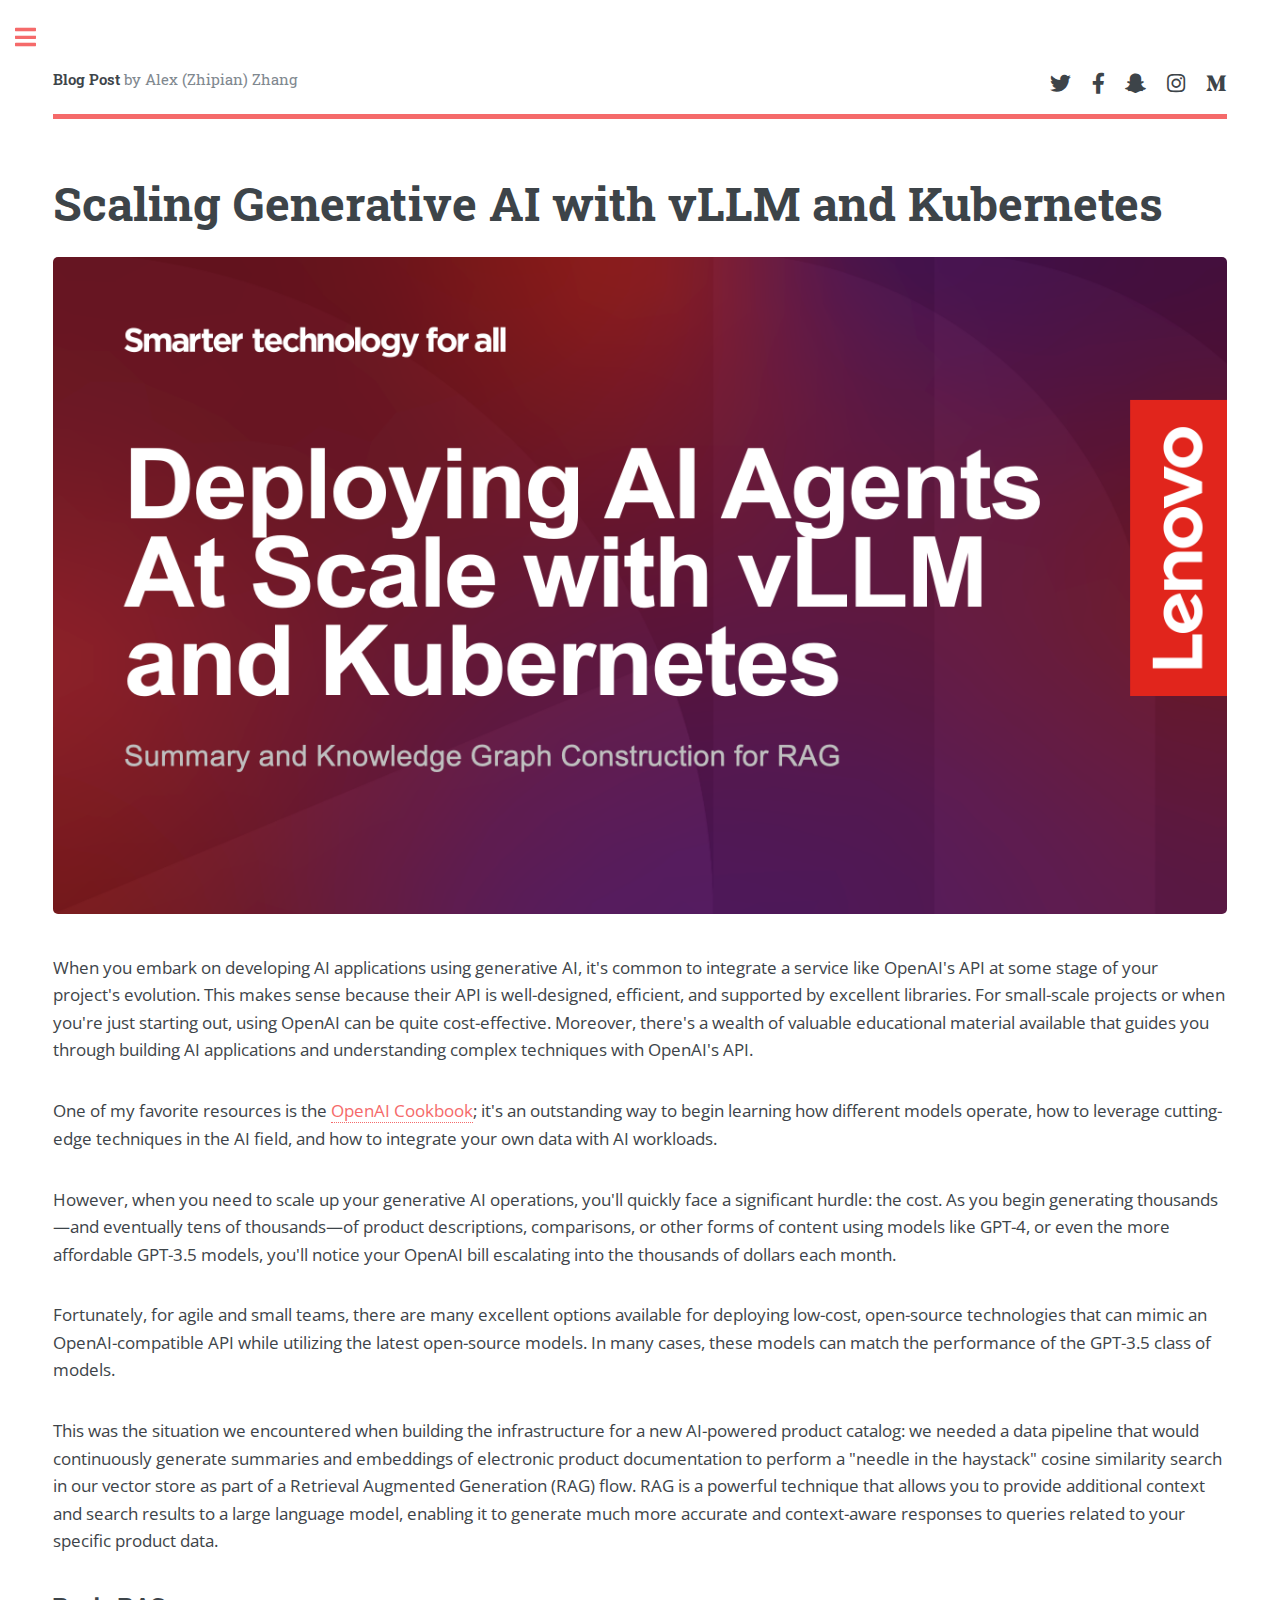
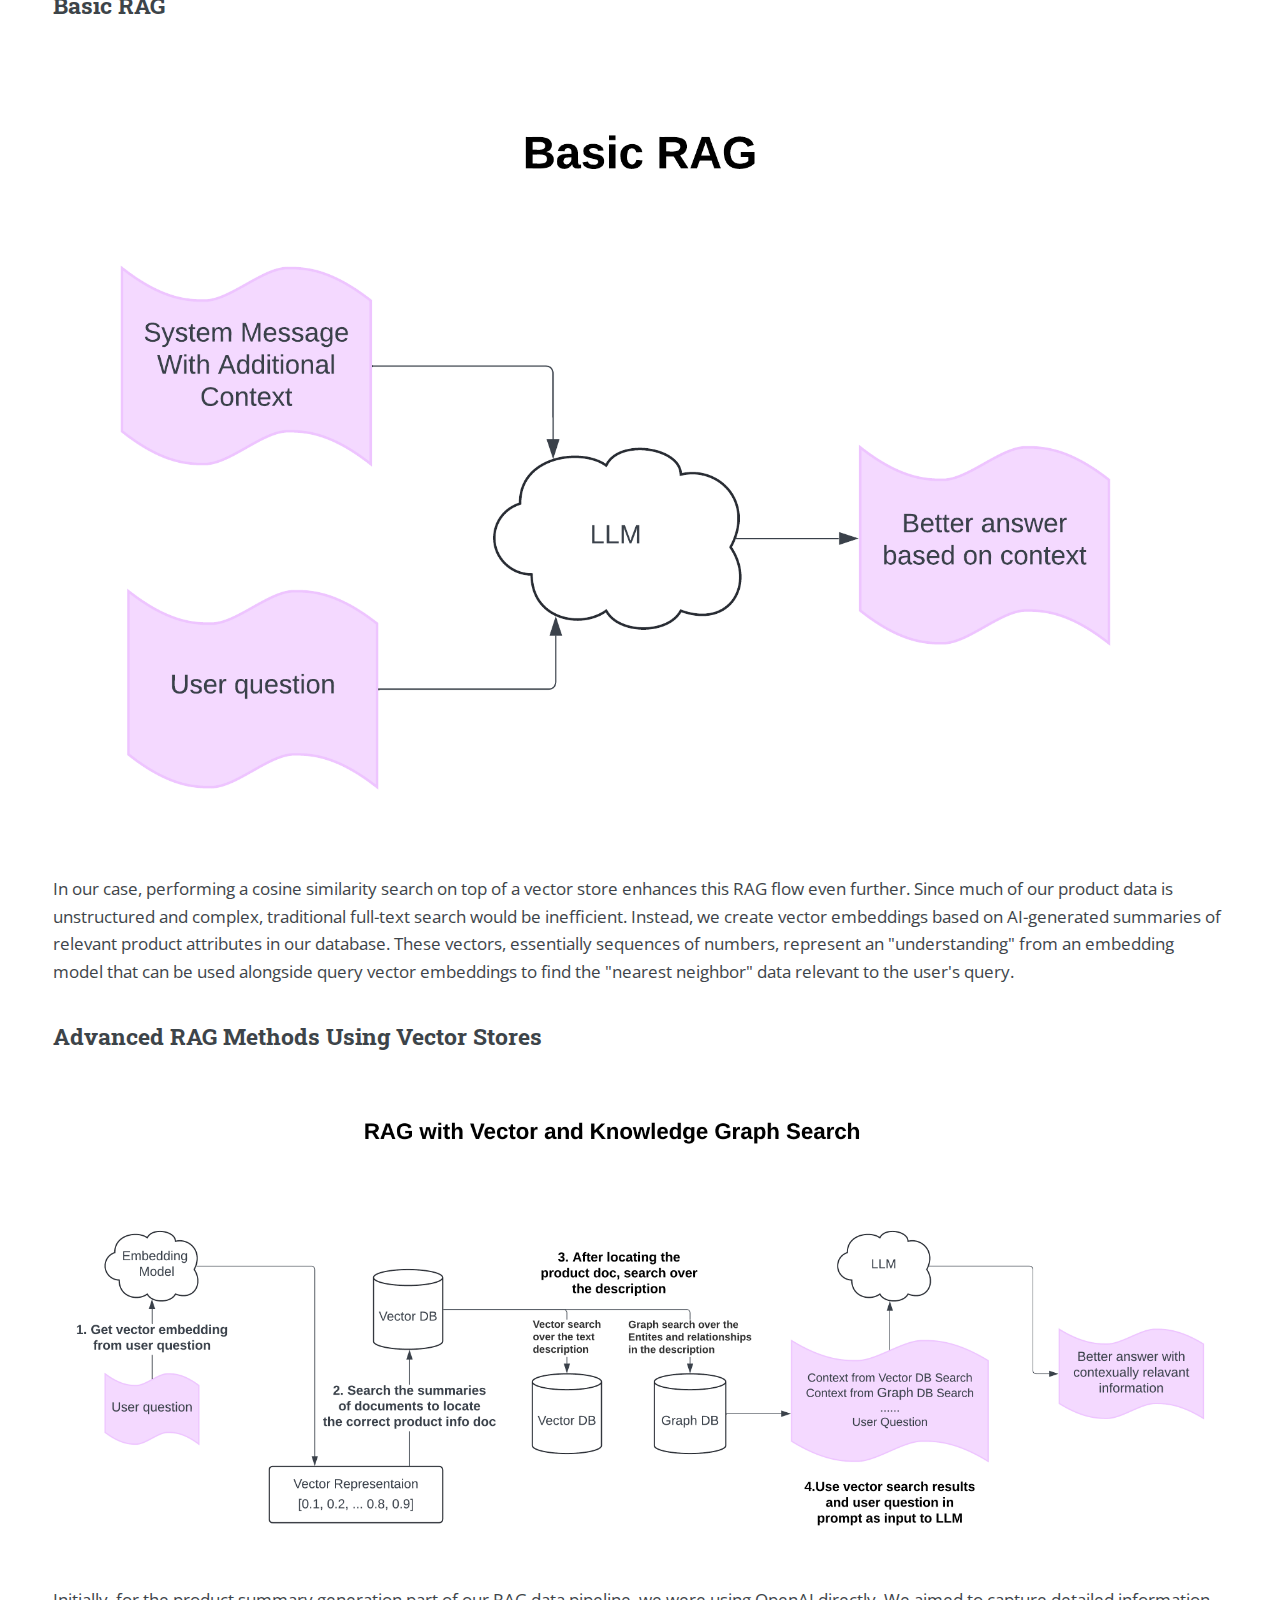
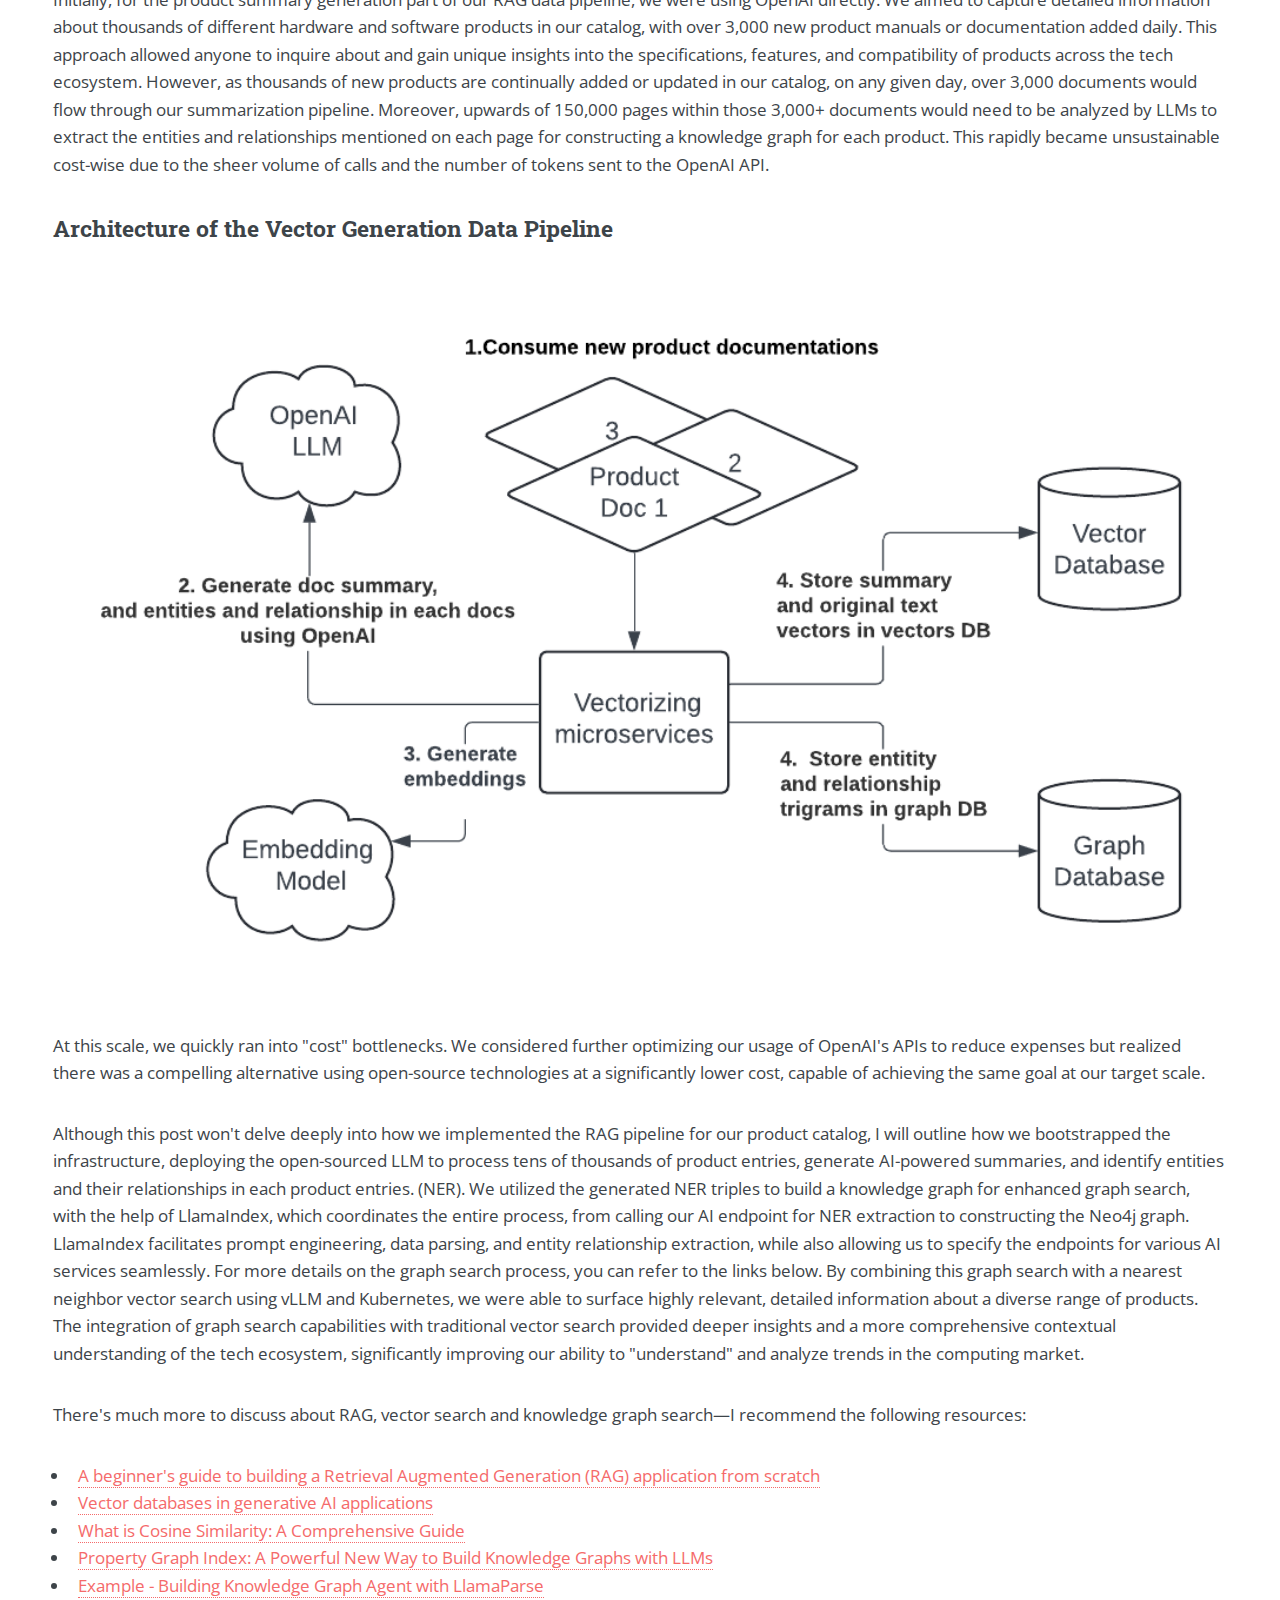
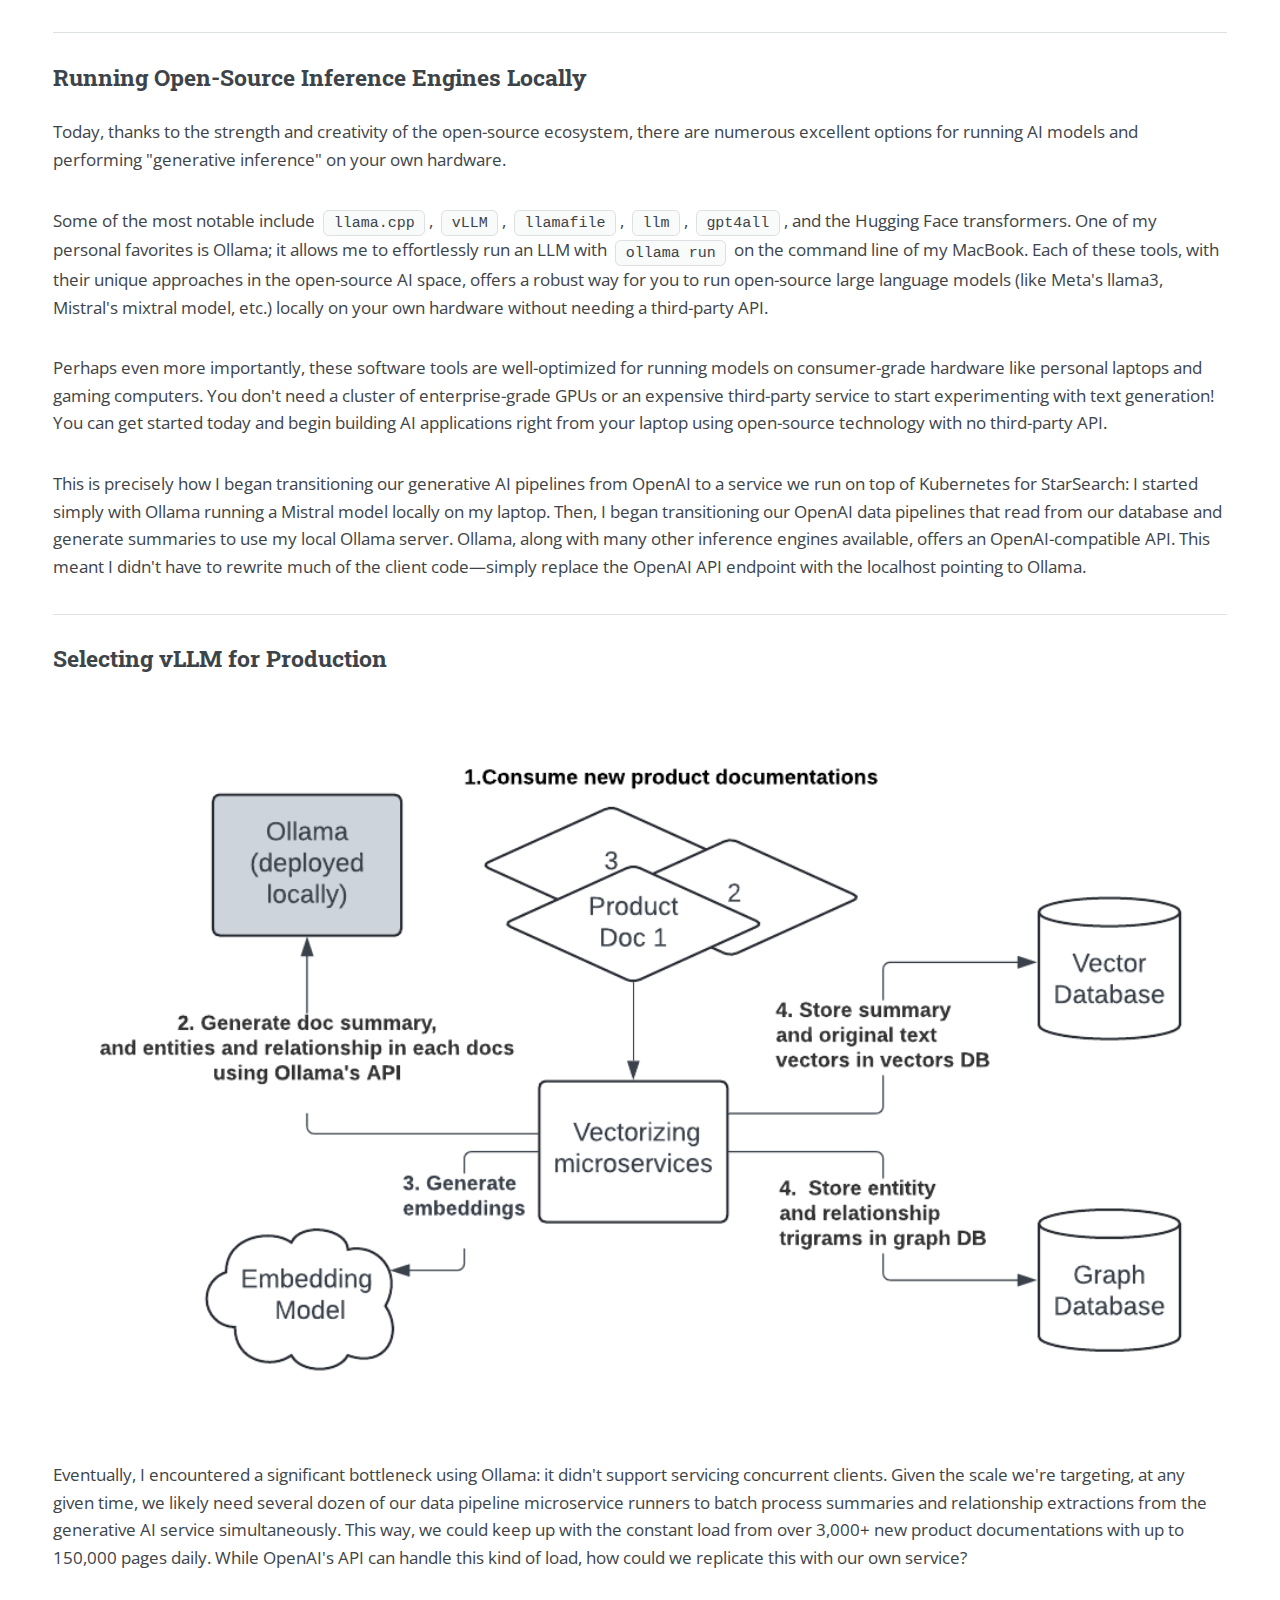
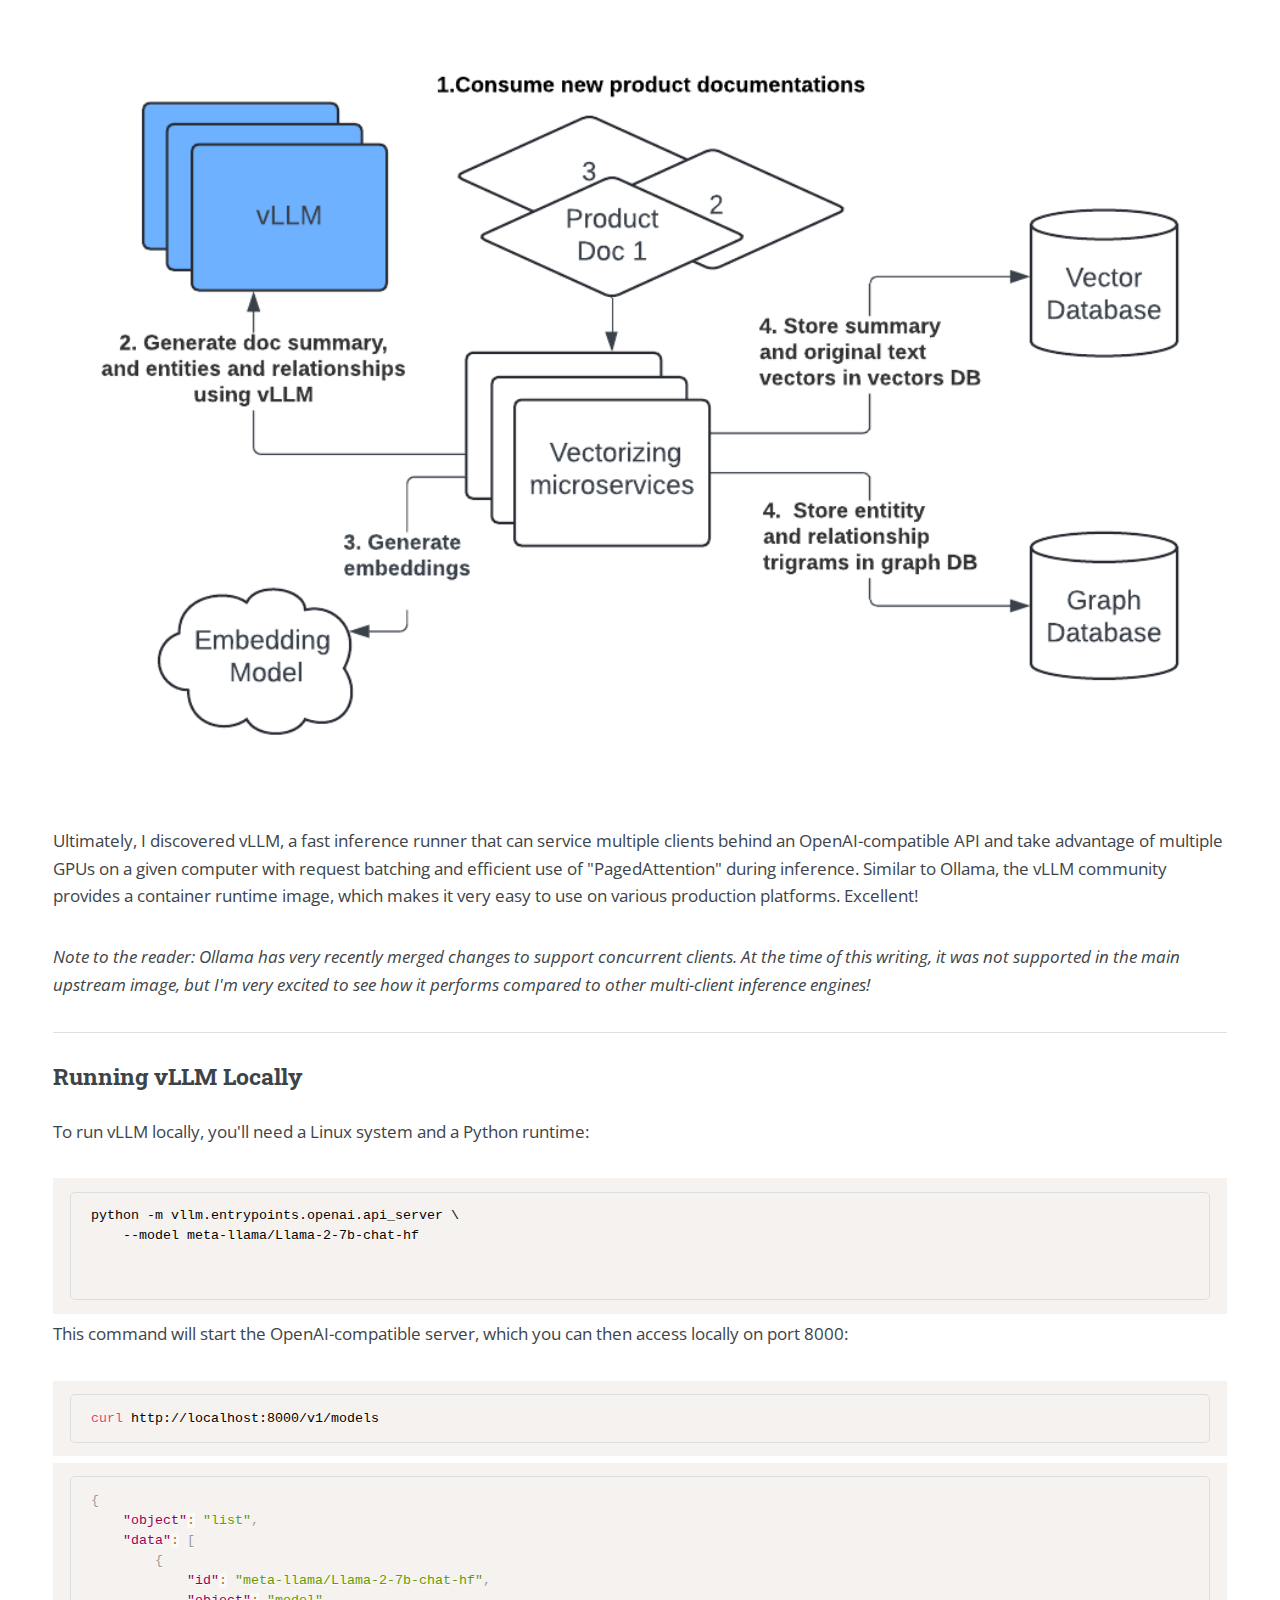
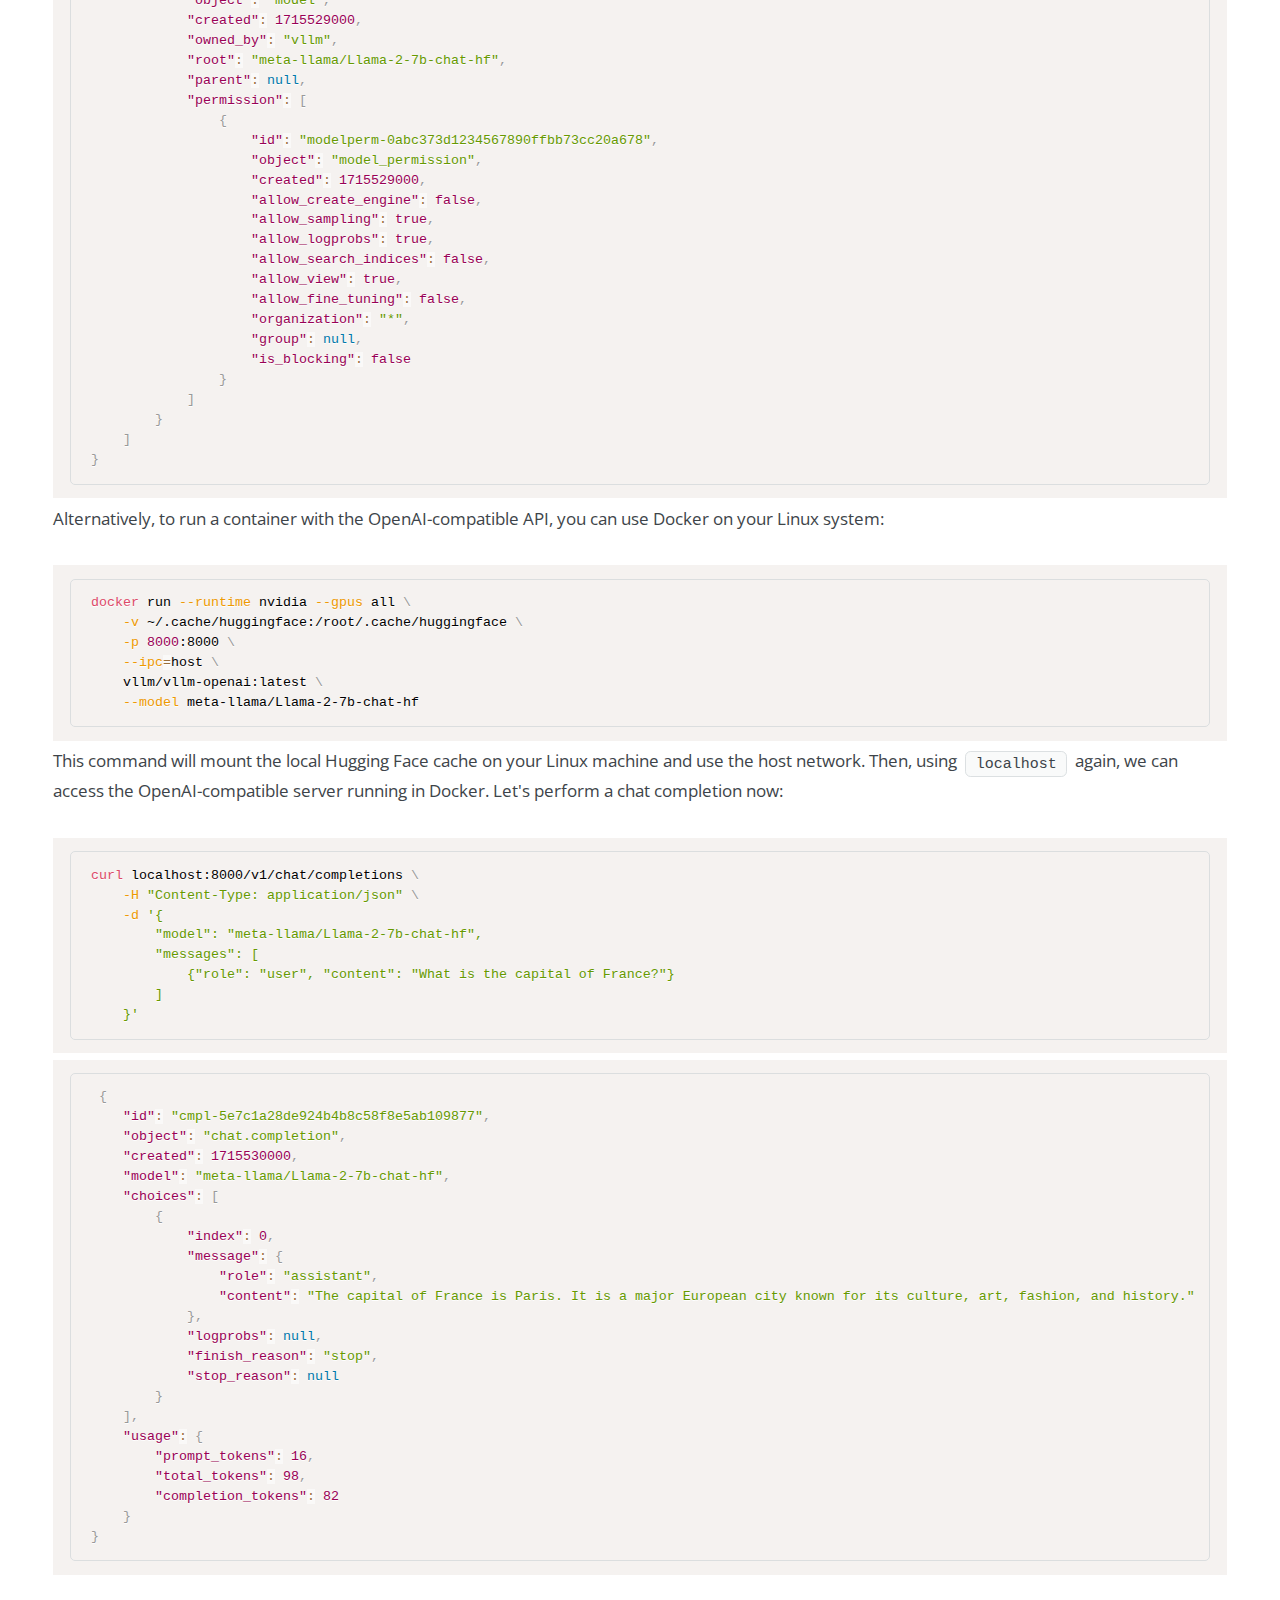
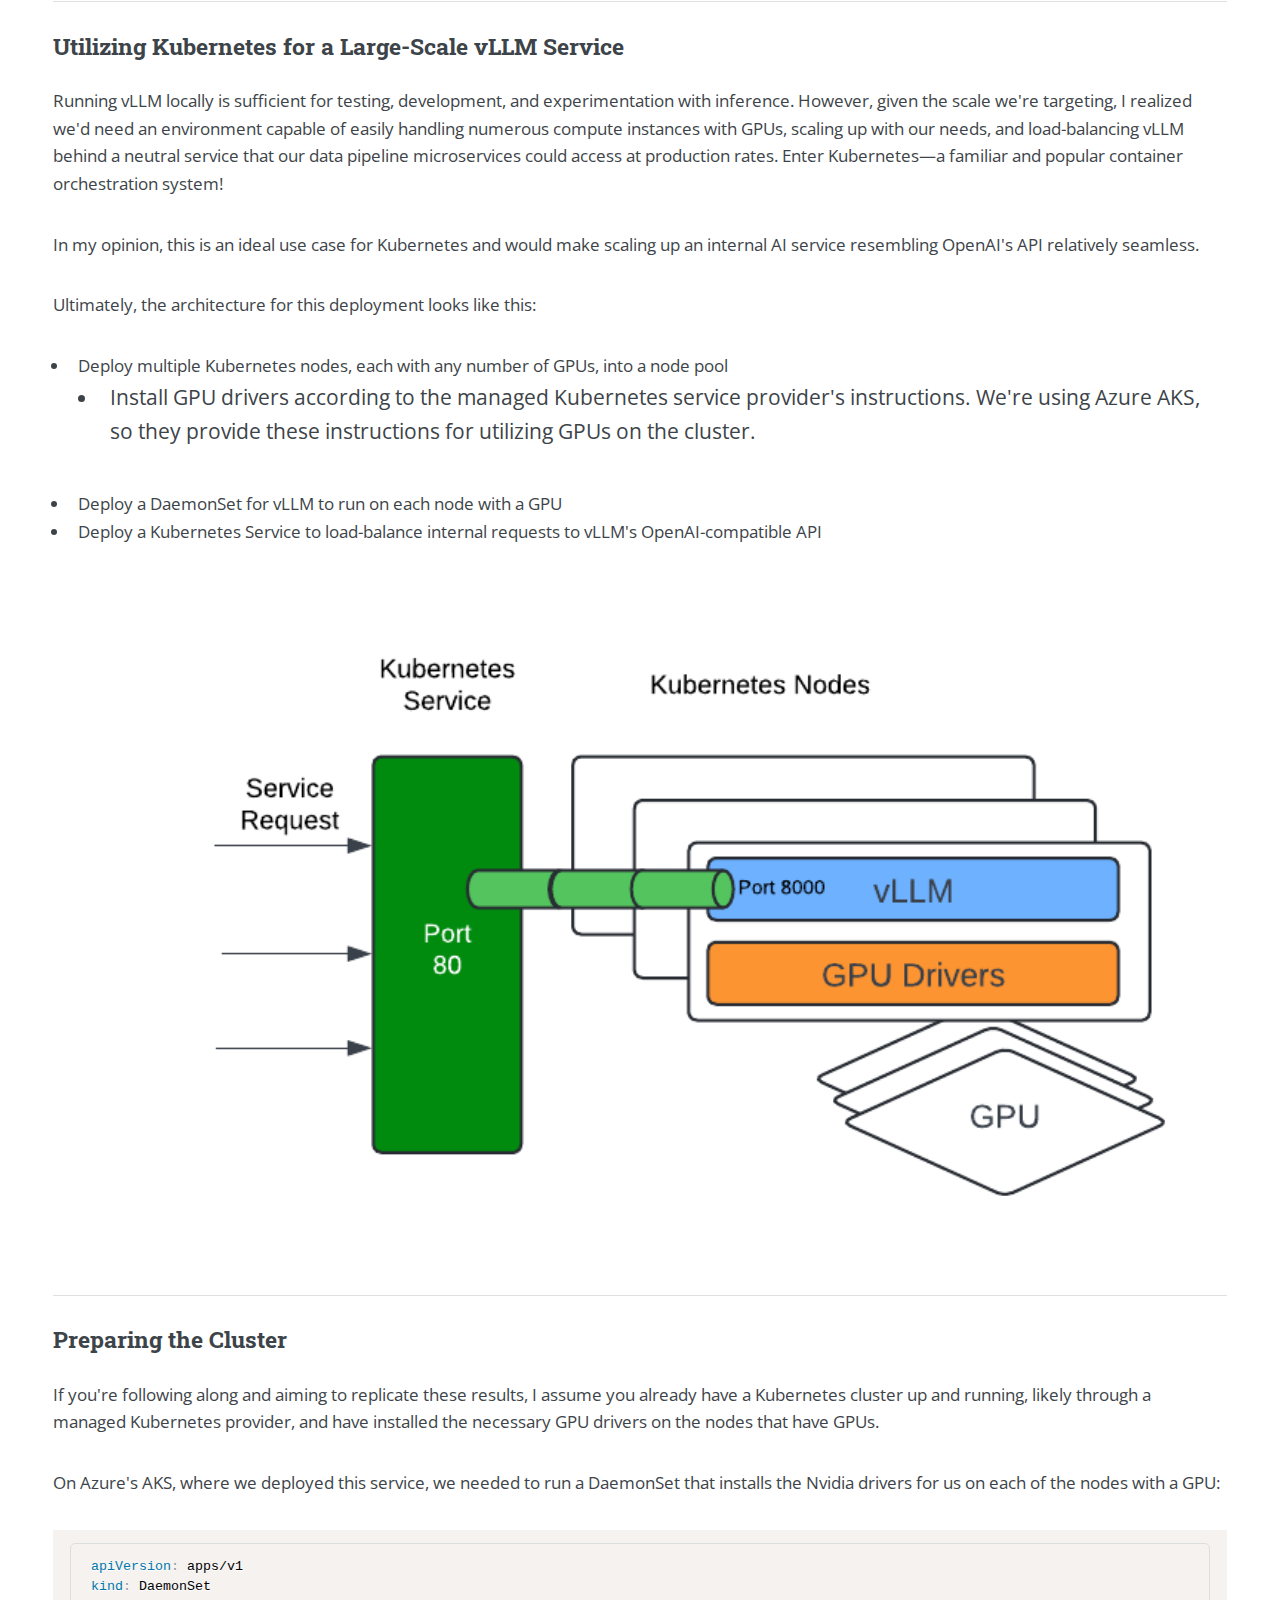
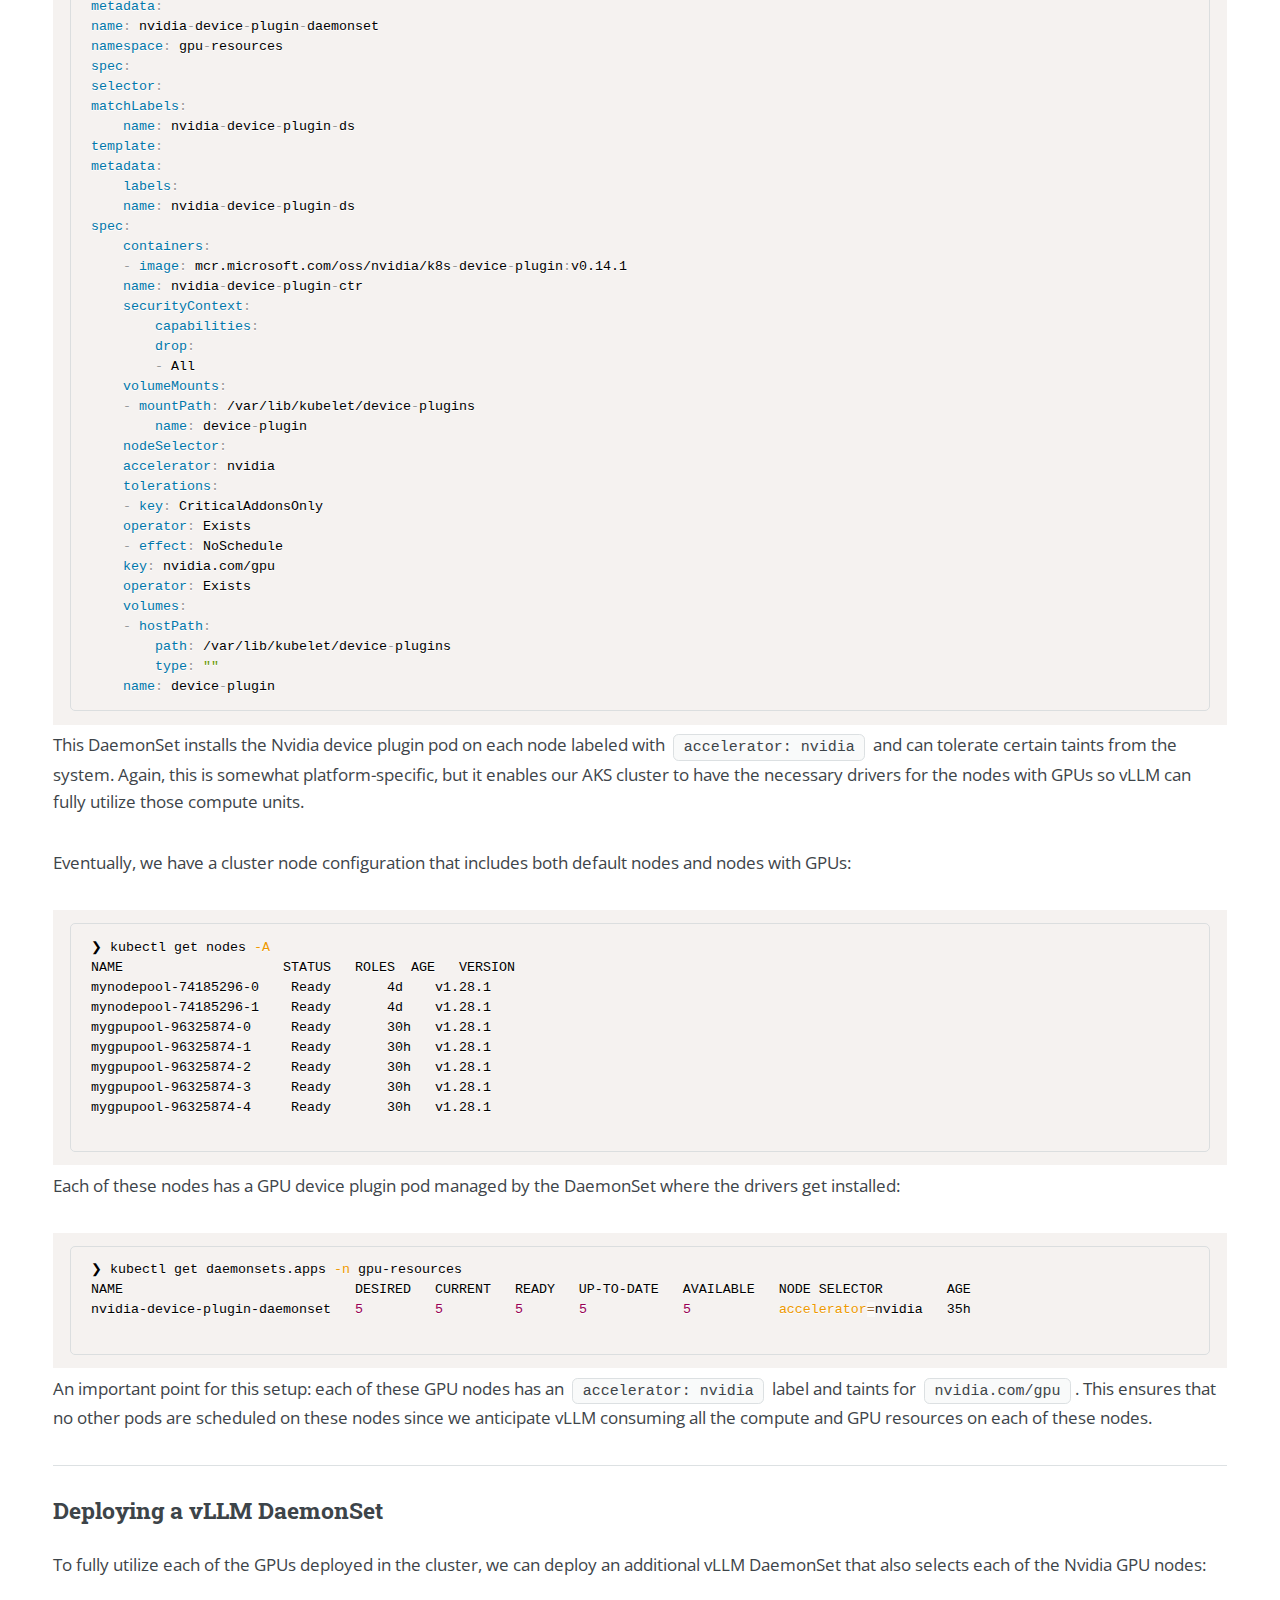
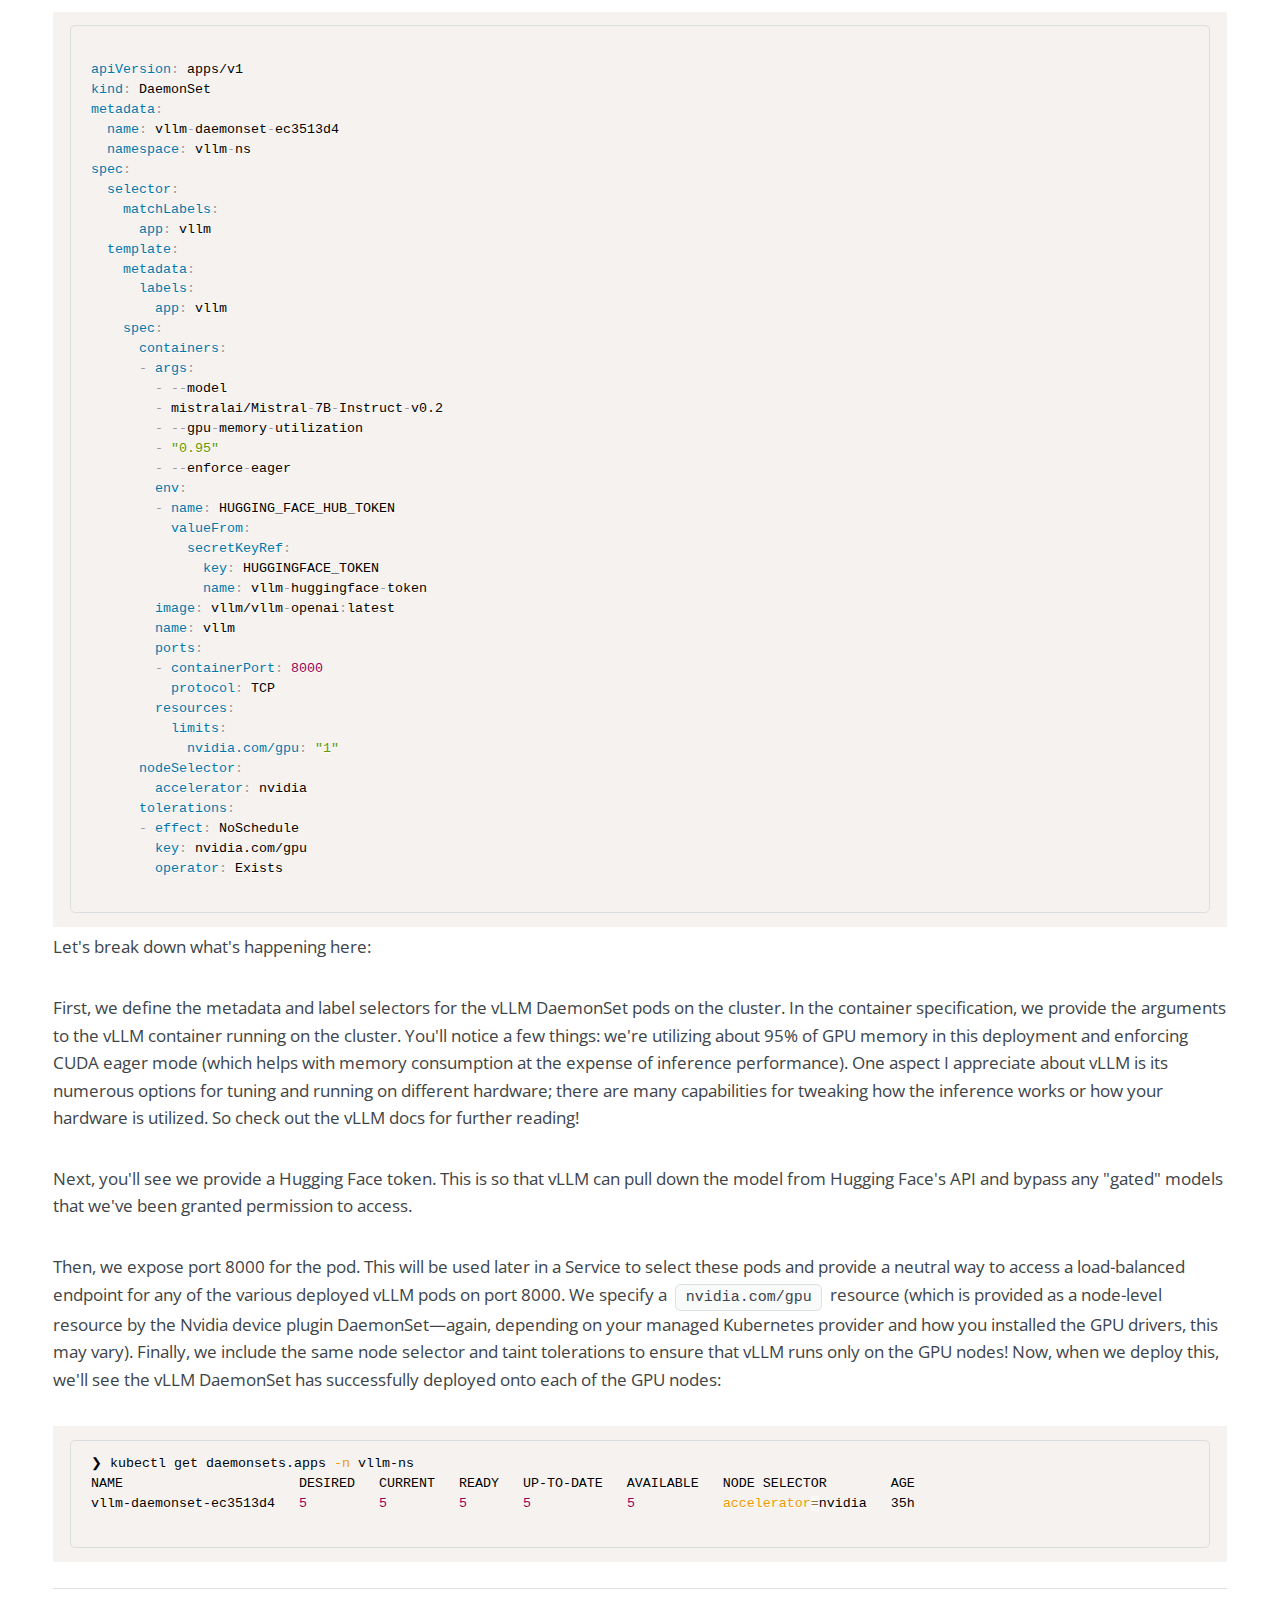
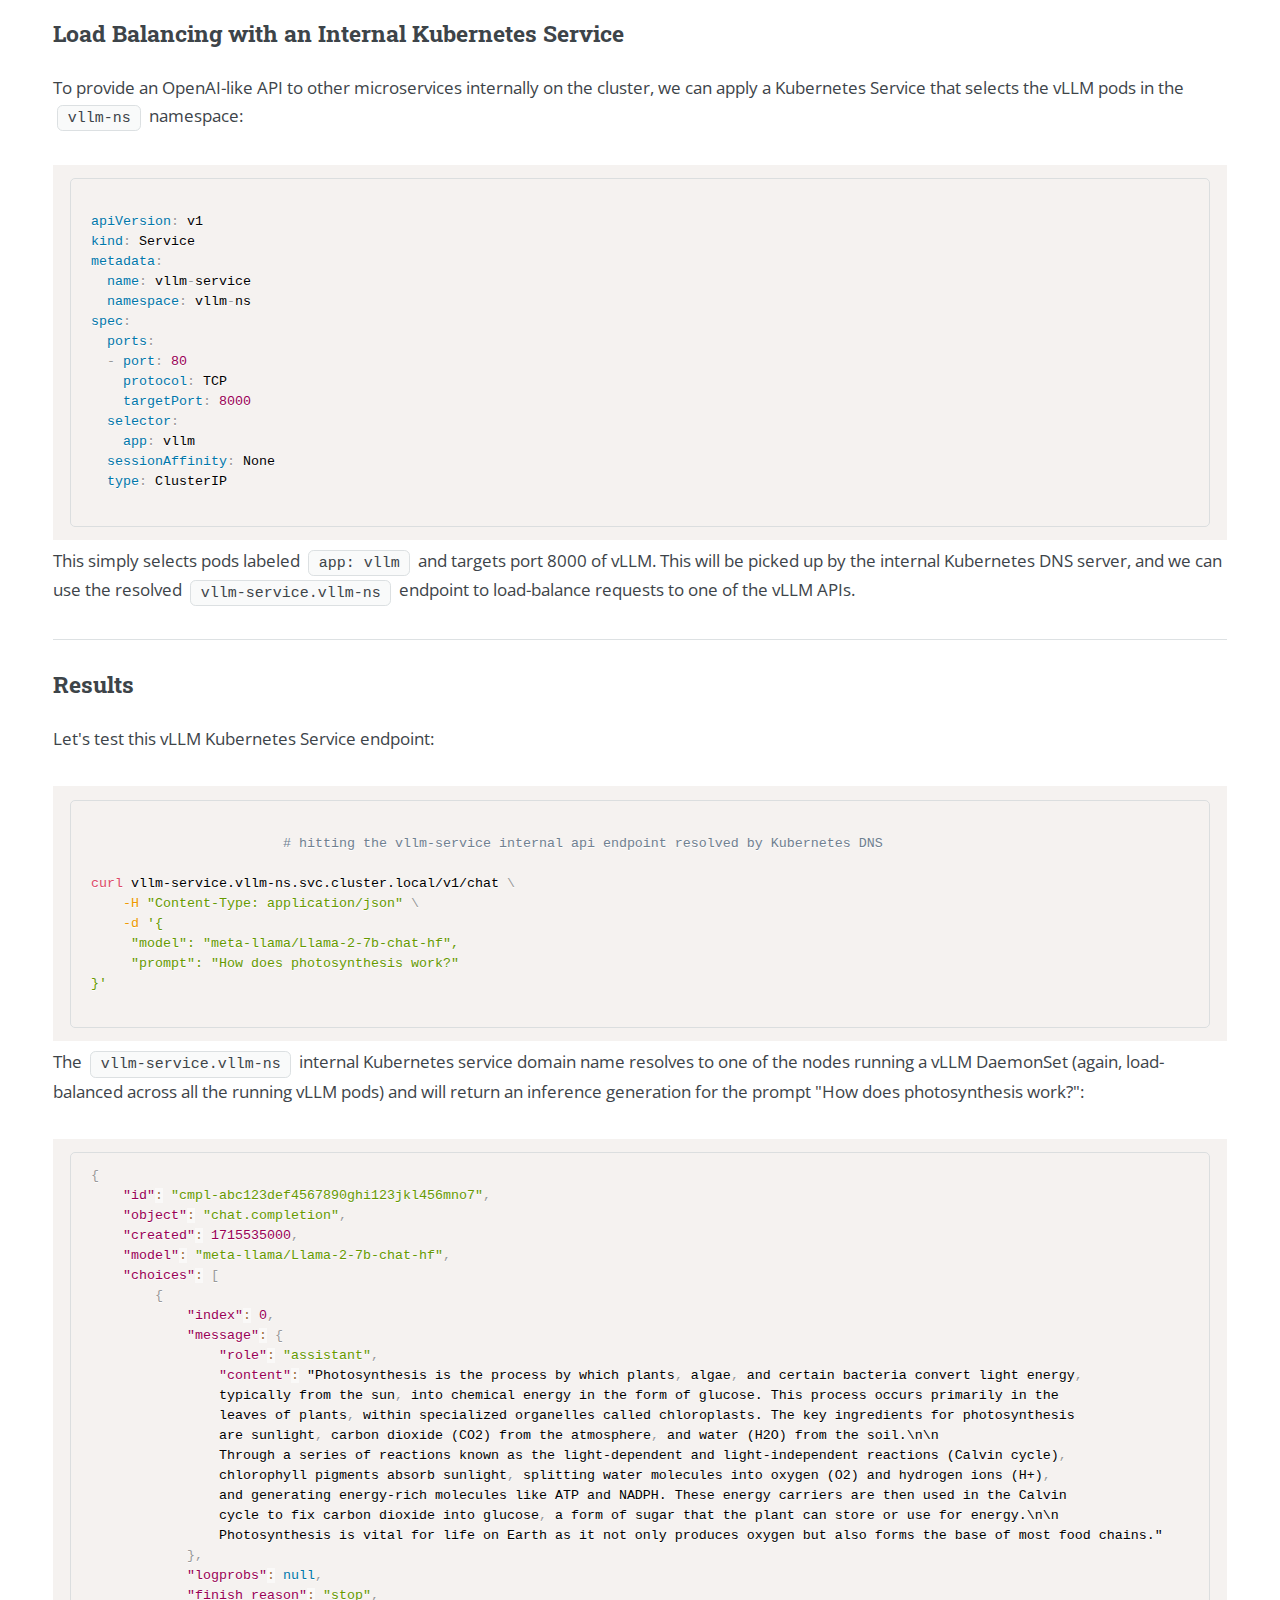
<file: lenovo-vllm-deploy.html>
<!DOCTYPE HTML>
<!--
	Editorial by HTML5 UP
	html5up.net | @ajlkn
	Free for personal and commercial use under the CCA 3.0 license (html5up.net/license)
-->
<html>

<head>
	<title>Blog - Scaling Generative AI with vLLM and Kubernetes</title>
	<meta charset="utf-8" />
	<meta name="viewport" content="width=device-width, initial-scale=1, user-scalable=no" />
	<link rel="stylesheet" href="assets/css/main.css" />
	<!-- Include Prism.js CSS -->
	<!-- <link rel="stylesheet" href="https://cdnjs.cloudflare.com/ajax/libs/prism/1.29.0/themes/prism.min.css" /> -->
	<link rel="stylesheet" href="assets/css/prism.css" />

</head>


<!-- Google tag (gtag.js) -->
<script async src="https://www.googletagmanager.com/gtag/js?id=G-Q6M5ZH96CD"></script>
<script>
	window.dataLayer = window.dataLayer || [];
	function gtag() { dataLayer.push(arguments); }
	gtag('js', new Date());

	gtag('config', 'G-Q6M5ZH96CD');
</script>


<body class="is-preload">

	<!-- Wrapper -->
	<div id="wrapper">

		<!-- Main -->
		<div id="main">
			<div class="inner">

				<!-- Header -->
				<header id="header">
					<a href="lenovo-vllm-deploy.html" class="logo"><strong>Blog Post</strong> by Alex (Zhipian)
						Zhang</a>
					<ul class="icons">
						<li><a href="#" class="icon brands fa-twitter"><span class="label">Twitter</span></a></li>
						<li><a href="#" class="icon brands fa-facebook-f"><span class="label">Facebook</span></a></li>
						<li><a href="#" class="icon brands fa-snapchat-ghost"><span class="label">Snapchat</span></a>
						</li>
						<li><a href="#" class="icon brands fa-instagram"><span class="label">Instagram</span></a></li>
						<li><a href="#" class="icon brands fa-medium-m"><span class="label">Medium</span></a></li>
					</ul>
				</header>

				<!-- Content -->
				<section>
					<style>
						/* Set max-width for elements with class names starting with 'language-' */
						[class^="language-"] {
							max-width: 1200px;
						}
					</style>
					<header>
						<h1>Scaling Generative AI with vLLM and Kubernetes</h1>
					</header>
					<span class="image main"><img src="images/lenovo/coverpage.png" alt="" /></span>
					<p>When you embark on developing AI applications using generative AI, it's common to integrate a
						service like OpenAI's API at some stage of your project's evolution. This makes sense because
						their API is well-designed, efficient, and supported by excellent libraries. For small-scale
						projects or when you're just starting out, using OpenAI can be quite cost-effective. Moreover,
						there's a wealth of valuable educational material available that guides you through building AI
						applications and understanding complex techniques with OpenAI's API.</p>
					<p>One of my favorite resources is the <a href="https://cookbook.openai.com/">OpenAI Cookbook</a>;
						it's an outstanding way to begin learning
						how different models operate, how to leverage cutting-edge techniques in the AI field, and how
						to integrate your own data with AI workloads.</p>
					<p>However, when you need to scale up your generative AI operations, you'll quickly face a
						significant hurdle: the cost. As you begin generating thousands—and eventually tens of
						thousands—of product descriptions, comparisons, or other forms of content using models like
						GPT-4, or even the more affordable GPT-3.5 models, you'll notice your OpenAI bill escalating
						into the thousands of dollars each month.</p>
					<p>Fortunately, for agile and small teams, there are many excellent options available for deploying
						low-cost, open-source technologies that can mimic an OpenAI-compatible API while utilizing the
						latest open-source models. In many cases, these models can match the performance of the GPT-3.5
						class of models.</p>
					<p>This was the situation we encountered when building the infrastructure for a new AI-powered
						product catalog: we needed a data pipeline that would continuously generate summaries and
						embeddings of electronic product documentation to perform a "needle in the haystack" cosine
						similarity search in our vector store as part of a Retrieval Augmented Generation (RAG) flow.
						RAG is a powerful technique that allows you to provide additional context and search results to
						a large language model, enabling it to generate much more accurate and context-aware responses
						to queries related to your specific product data.</p>
					<h2>Basic RAG</h2>
					<span class="image main"><img src="images/lenovo/basic-rag.png" alt="" /></span>
					<p>In our case, performing a cosine similarity search on top of a vector store enhances this RAG
						flow even further. Since much of our product data is unstructured and complex, traditional
						full-text search would be inefficient. Instead, we create vector embeddings based on
						AI-generated summaries of relevant product attributes in our database. These vectors,
						essentially sequences of numbers, represent an "understanding" from an embedding model that can
						be used alongside query vector embeddings to find the "nearest neighbor" data relevant to the
						user's query.</p>
					<h2>Advanced RAG Methods Using Vector Stores</h2>
					<!-- <p><img src="flowchart1.png" alt="Flowchart 1"></p> -->
					<span class="image main"><img src="images/lenovo/rag-flowchart.png" alt="" /></span>

					<p>Initially, for the product summary generation part of our RAG data pipeline, we were using OpenAI
						directly. We aimed to capture detailed information about thousands of different hardware and
						software products in our catalog, with over 3,000 new product manuals or documentation added
						daily. This approach allowed anyone to inquire about and gain unique insights into the
						specifications, features, and compatibility of products across the tech ecosystem. However, as
						thousands of new products are continually added or updated in our catalog, on any given day,
						over 3,000 documents would flow through our summarization pipeline. Moreover, upwards of 150,000
						pages within those 3,000+ documents would need to be analyzed by LLMs to extract the entities
						and relationships mentioned on each page for constructing a knowledge graph for each product.
						This rapidly became unsustainable cost-wise due to the sheer volume of calls and the number of
						tokens sent to the OpenAI API.</p>
					<h2>Architecture of the Vector Generation Data Pipeline</h2>
					<span class="image main"><img src="images/lenovo/vector-gen-openai.png" alt="" /></span>
					<p>At this scale, we quickly ran into "cost" bottlenecks. We considered further optimizing our usage
						of OpenAI's APIs to reduce expenses but realized there was a compelling alternative using
						open-source technologies at a significantly lower cost, capable of achieving the same goal at
						our target scale.</p>
					<p>Although this post won't delve deeply into how we implemented the RAG pipeline for our product
						catalog, I will outline how we bootstrapped the infrastructure, deploying the open-sourced LLM
						to process tens of thousands of
						product entries, generate AI-powered summaries, and identify entities and their relationships in
						each product entries.
						(NER).

						We utilized the generated NER triples to build a knowledge graph for enhanced graph search, with
						the help of LlamaIndex, which coordinates the entire process, from calling our AI endpoint for
						NER
						extraction to constructing the Neo4j graph. LlamaIndex facilitates prompt engineering, data
						parsing, and entity relationship extraction, while also allowing us to specify the endpoints for
						various AI services seamlessly. For more details on the graph search process, you can refer to
						the links below. By combining this graph search with a nearest neighbor vector search using vLLM
						and Kubernetes, we were able to surface highly relevant, detailed information about a diverse
						range of products. The integration of graph search capabilities with traditional vector search
						provided deeper insights and a more comprehensive contextual understanding of the tech
						ecosystem, significantly improving our ability to "understand" and analyze trends in the
						computing market.
					</p>
					<p>There's much more to discuss about RAG, vector search and knowledge graph search—I recommend the
						following resources:</p>
					<ul>
						<li><a href="#">A beginner's guide to building a Retrieval Augmented Generation (RAG)
								application from scratch</a></li>
						<li><a href="#">Vector databases in generative AI applications</a></li>
						<li><a href="#">What is Cosine Similarity: A Comprehensive Guide</a></li>
						<li><a
								href="https://www.llamaindex.ai/blog/introducing-the-property-graph-index-a-powerful-new-way-to-build-knowledge-graphs-with-llms">
								Property Graph Index: A Powerful New Way to Build Knowledge Graphs with LLMs
							</a>
						</li>
						<li><a
								href="https://github.com/run-llama/llama_parse/blob/main/examples/knowledge_graphs/kg_agent.ipynb">
								Example - Building Knowledge Graph Agent with LlamaParse</a></li>
					</ul>
					<hr>
					<h2>Running Open-Source Inference Engines Locally</h2>
					<p>Today, thanks to the strength and creativity of the open-source ecosystem, there are numerous
						excellent options for running AI models and performing "generative inference" on your own
						hardware.</p>
					<p>Some of the most notable include <code>llama.cpp</code>, <code>vLLM</code>,
						<code>llamafile</code>, <code>llm</code>, <code>gpt4all</code>, and the Hugging Face
						transformers. One of my personal favorites is Ollama; it allows me to effortlessly run an LLM
						with <code>ollama run</code> on the command line of my MacBook. Each of these tools, with their
						unique approaches in the open-source AI space, offers a robust way for you to run open-source
						large language models (like Meta's llama3, Mistral's mixtral model, etc.) locally on your own
						hardware without needing a third-party API.
					</p>
					<p>Perhaps even more importantly, these software tools are well-optimized for running models on
						consumer-grade hardware like personal laptops and gaming computers. You don't need a cluster of
						enterprise-grade GPUs or an expensive third-party service to start experimenting with text
						generation! You can get started today and begin building AI applications right from your laptop
						using open-source technology with no third-party API.</p>
					<p>This is precisely how I began transitioning our generative AI pipelines from OpenAI to a service
						we run on top of Kubernetes for StarSearch: I started simply with Ollama running a Mistral model
						locally on my laptop. Then, I began transitioning our OpenAI data pipelines that read from our
						database and generate summaries to use my local Ollama server. Ollama, along with many other
						inference engines available, offers an OpenAI-compatible API. This meant I didn't have to
						rewrite much of the client code—simply replace the OpenAI API endpoint with the localhost
						pointing to Ollama.</p>
					<hr>
					<h2>Selecting vLLM for Production</h2>
					<span class="image main"><img src="images/lenovo/vector-gen-ollama.png" alt="" /></span>

					<p>Eventually, I encountered a significant bottleneck using Ollama: it didn't support servicing
						concurrent clients. Given the scale we're targeting, at any given time, we likely need several
						dozen of our data pipeline microservice runners to batch process summaries and relationship
						extractions from the generative
						AI service simultaneously. This way, we could keep up with the constant load from over 3,000+
						new product documentations with up to 150,000 pages daily. While OpenAI's API can handle this
						kind of load, how could we replicate
						this with our own service?</p>

					<span class="image main"><img src="images/lenovo/vector-gen-vllm.png" alt="" /></span>

					<p>Ultimately, I discovered vLLM, a fast inference runner that can service multiple clients behind
						an OpenAI-compatible API and take advantage of multiple GPUs on a given computer with request
						batching and efficient use of "PagedAttention" during inference. Similar to Ollama, the vLLM
						community provides a container runtime image, which makes it very easy to use on various
						production platforms. Excellent!</p>
					<p><em>Note to the reader: Ollama has very recently merged changes to support concurrent clients. At
							the time of this writing, it was not supported in the main upstream image, but I'm very
							excited to see how it performs compared to other multi-client inference engines!</em></p>
					<hr>
					<h2>Running vLLM Locally</h2>
					<p>To run vLLM locally, you'll need a Linux system and a Python runtime:</p>
					<pre><code class="language-python">python -m vllm.entrypoints.openai.api_server \
    --model meta-llama/Llama-2-7b-chat-hf

					</code></pre>
					<p>This command will start the OpenAI-compatible server, which you can then access locally on port
						8000:</p>
					<pre><code class="language-bash">curl http://localhost:8000/v1/models </code></pre>
					<pre><code class="language-json">{
	"object": "list",
	"data": [
		{
			"id": "meta-llama/Llama-2-7b-chat-hf",
			"object": "model",
			"created": 1715529000,
			"owned_by": "vllm",
			"root": "meta-llama/Llama-2-7b-chat-hf",
			"parent": null,
			"permission": [
				{
					"id": "modelperm-0abc373d1234567890ffbb73cc20a678",
					"object": "model_permission",
					"created": 1715529000,
					"allow_create_engine": false,
					"allow_sampling": true,
					"allow_logprobs": true,
					"allow_search_indices": false,
					"allow_view": true,
					"allow_fine_tuning": false,
					"organization": "*",
					"group": null,
					"is_blocking": false
				}
			]
		}
	]
}</code></pre>

					<p>Alternatively, to run a container with the OpenAI-compatible API, you can use Docker on your
						Linux system:</p>
					<pre><code class="language-bash">docker run --runtime nvidia --gpus all \
    -v ~/.cache/huggingface:/root/.cache/huggingface \
    -p 8000:8000 \
    --ipc=host \
    vllm/vllm-openai:latest \
    --model meta-llama/Llama-2-7b-chat-hf</code></pre>
					<p>This command will mount the local Hugging Face cache on your Linux machine and use the host
						network. Then, using <code>localhost</code> again, we can access the OpenAI-compatible server
						running in Docker. Let's perform a chat completion now:</p>
					<pre><code class="language-bash">curl localhost:8000/v1/chat/completions \
    -H "Content-Type: application/json" \
    -d '{
        "model": "meta-llama/Llama-2-7b-chat-hf",
        "messages": [
            {"role": "user", "content": "What is the capital of France?"}
        ]
    }' </code></pre>
					<pre><code class="language-json"> {
	"id": "cmpl-5e7c1a28de924b4b8c58f8e5ab109877",
	"object": "chat.completion",
	"created": 1715530000,
	"model": "meta-llama/Llama-2-7b-chat-hf",
	"choices": [
		{
			"index": 0,
			"message": {
				"role": "assistant",
				"content": "The capital of France is Paris. It is a major European city known for its culture, art, fashion, and history."
			},
			"logprobs": null,
			"finish_reason": "stop",
			"stop_reason": null
		}
	],
	"usage": {
		"prompt_tokens": 16,
		"total_tokens": 98,
		"completion_tokens": 82
	}
}</code></pre>
					<hr>
					<h2>Utilizing Kubernetes for a Large-Scale vLLM Service</h2>
					<p>Running vLLM locally is sufficient for testing, development, and experimentation with inference.
						However, given the scale we're targeting, I realized we'd need an environment capable of easily
						handling numerous compute instances with GPUs, scaling up with our needs, and load-balancing
						vLLM behind a neutral service that our data pipeline microservices could access at production
						rates. Enter Kubernetes—a familiar and popular container orchestration system!</p>
					<p>In my opinion, this is an ideal use case for Kubernetes and would make scaling up an internal AI
						service resembling OpenAI's API relatively seamless.</p>
					<p>Ultimately, the architecture for this deployment looks like this:</p>
					<ul>
						<li>Deploy multiple Kubernetes nodes, each with any number of GPUs, into a node pool <ul>
								<li>Install GPU drivers according to the managed Kubernetes service provider's
									instructions. We're using Azure AKS, so they provide these instructions for
									utilizing GPUs on the cluster.</li>
							</ul>
						</li>
						<li>Deploy a DaemonSet for vLLM to run on each node with a GPU</li>
						<li>Deploy a Kubernetes Service to load-balance internal requests to vLLM's OpenAI-compatible
							API</li>
					</ul>
					<span class="image main"><img src="images/lenovo/kb-service.png" alt="" /></span>
					<hr>
					<h2>Preparing the Cluster</h2>
					<p>If you're following along and aiming to replicate these results, I assume you already have a
						Kubernetes cluster up and running, likely through a managed Kubernetes provider, and have
						installed the necessary GPU drivers on the nodes that have GPUs.</p>
					<p>On Azure's AKS, where we deployed this service, we needed to run a DaemonSet that installs the
						Nvidia drivers for us on each of the nodes with a GPU:</p>
					<pre><code class="language-yaml">apiVersion: apps/v1
kind: DaemonSet
metadata:
name: nvidia-device-plugin-daemonset
namespace: gpu-resources
spec:
selector:
matchLabels:
	name: nvidia-device-plugin-ds
template:
metadata:
	labels:
	name: nvidia-device-plugin-ds
spec:
	containers:
	- image: mcr.microsoft.com/oss/nvidia/k8s-device-plugin:v0.14.1
	name: nvidia-device-plugin-ctr
	securityContext:
		capabilities:
		drop:
		- All
	volumeMounts:
	- mountPath: /var/lib/kubelet/device-plugins
		name: device-plugin
	nodeSelector:
	accelerator: nvidia
	tolerations:
	- key: CriticalAddonsOnly
	operator: Exists
	- effect: NoSchedule
	key: nvidia.com/gpu
	operator: Exists
	volumes:
	- hostPath:
		path: /var/lib/kubelet/device-plugins
		type: ""
	name: device-plugin</code></pre>
					<p>This DaemonSet installs the Nvidia device plugin pod on each node labeled with
						<code>accelerator: nvidia</code> and can tolerate certain taints from the system. Again, this is
						somewhat platform-specific, but it enables our AKS cluster to have the necessary drivers for the
						nodes with GPUs so vLLM can fully utilize those compute units.
					</p>
					<p>Eventually, we have a cluster node configuration that includes both default nodes and nodes with
						GPUs:</p>
					<pre><code class="language-bash">❯ kubectl get nodes -A
NAME                  	STATUS   ROLES	AGE   VERSION
mynodepool-74185296-0    Ready    <none>   4d    v1.28.1
mynodepool-74185296-1    Ready    <none>   4d    v1.28.1
mygpupool-96325874-0     Ready    <none>   30h   v1.28.1
mygpupool-96325874-1     Ready    <none>   30h   v1.28.1
mygpupool-96325874-2     Ready    <none>   30h   v1.28.1
mygpupool-96325874-3     Ready    <none>   30h   v1.28.1
mygpupool-96325874-4     Ready    <none>   30h   v1.28.1
					</code></pre>
					<p>Each of these nodes has a GPU device plugin pod managed by the DaemonSet where the drivers get
						installed:</p>
					<pre><code class="language-bash">❯ kubectl get daemonsets.apps -n gpu-resources
NAME                             DESIRED   CURRENT   READY   UP-TO-DATE   AVAILABLE   NODE SELECTOR        AGE
nvidia-device-plugin-daemonset   5         5         5       5            5           accelerator=nvidia   35h
					</code></pre>
					<p>An important point for this setup: each of these GPU nodes has an
						<code>accelerator: nvidia</code> label and taints for <code>nvidia.com/gpu</code>. This ensures
						that no other pods are scheduled on these nodes since we anticipate vLLM consuming all the
						compute and GPU resources on each of these nodes.
					</p>
					<hr>
					<h2>Deploying a vLLM DaemonSet</h2>
					<p>To fully utilize each of the GPUs deployed in the cluster, we can deploy an additional vLLM
						DaemonSet that also selects each of the Nvidia GPU nodes:</p>
					<pre><code class="language-yaml">
apiVersion: apps/v1
kind: DaemonSet
metadata:
  name: vllm-daemonset-ec3513d4
  namespace: vllm-ns
spec:
  selector:
    matchLabels:
      app: vllm
  template:
    metadata:
      labels:
        app: vllm
    spec:
      containers:
      - args:
        - --model
        - mistralai/Mistral-7B-Instruct-v0.2
        - --gpu-memory-utilization
        - "0.95"
        - --enforce-eager
        env:
        - name: HUGGING_FACE_HUB_TOKEN
          valueFrom:
            secretKeyRef:
              key: HUGGINGFACE_TOKEN
              name: vllm-huggingface-token
        image: vllm/vllm-openai:latest
        name: vllm
        ports:
        - containerPort: 8000
          protocol: TCP
        resources:
          limits:
            nvidia.com/gpu: "1"
      nodeSelector:
        accelerator: nvidia
      tolerations:
      - effect: NoSchedule
        key: nvidia.com/gpu
        operator: Exists
					</code></pre>
					<p>Let's break down what's happening here:</p>
					<p>First, we define the metadata and label selectors for the vLLM DaemonSet pods on the cluster. In
						the container specification, we provide the arguments to the vLLM container running on the
						cluster. You'll notice a few things: we're utilizing about 95% of GPU memory in this deployment
						and enforcing CUDA eager mode (which helps with memory consumption at the expense of inference
						performance). One aspect I appreciate about vLLM is its numerous options for tuning and running
						on different hardware; there are many capabilities for tweaking how the inference works or how
						your hardware is utilized. So check out the vLLM docs for further reading!</p>
					<p>Next, you'll see we provide a Hugging Face token. This is so that vLLM can pull down the model
						from Hugging Face's API and bypass any "gated" models that we've been granted permission to
						access.</p>
					<p>Then, we expose port 8000 for the pod. This will be used later in a Service to select these pods
						and provide a neutral way to access a load-balanced endpoint for any of the various deployed
						vLLM pods on port 8000. We specify a <code>nvidia.com/gpu</code> resource (which is provided as
						a node-level resource by the Nvidia device plugin DaemonSet—again, depending on your managed
						Kubernetes provider and how you installed the GPU drivers, this may vary). Finally, we include
						the same node selector and taint tolerations to ensure that vLLM runs only on the GPU nodes!
						Now, when we deploy this, we'll see the vLLM DaemonSet has successfully deployed onto each of
						the GPU nodes:</p>
					<pre><code class="language-bash">❯ kubectl get daemonsets.apps -n vllm-ns
NAME                      DESIRED   CURRENT   READY   UP-TO-DATE   AVAILABLE   NODE SELECTOR        AGE
vllm-daemonset-ec3513d4   5         5         5       5            5           accelerator=nvidia   35h
					</code></pre>
					<hr>
					<h2>Load Balancing with an Internal Kubernetes Service</h2>
					<p>To provide an OpenAI-like API to other microservices internally on the cluster, we can apply a
						Kubernetes Service that selects the vLLM pods in the <code>vllm-ns</code> namespace:</p>
					<pre><code class="language-yaml">
apiVersion: v1
kind: Service
metadata:
  name: vllm-service
  namespace: vllm-ns
spec:
  ports:
  - port: 80
    protocol: TCP
    targetPort: 8000
  selector:
    app: vllm
  sessionAffinity: None
  type: ClusterIP
					</code></pre>
					<p>This simply selects pods labeled <code>app: vllm</code> and targets port 8000 of vLLM. This will
						be picked up by the internal Kubernetes DNS server, and we can use the resolved
						<code>vllm-service.vllm-ns</code> endpoint to load-balance requests to one of the vLLM APIs.
					</p>
					<hr>
					<h2>Results</h2>
					<p>Let's test this vLLM Kubernetes Service endpoint:</p>
					<pre><code class="language-bash">
						# hitting the vllm-service internal api endpoint resolved by Kubernetes DNS

curl vllm-service.vllm-ns.svc.cluster.local/v1/chat \
    -H "Content-Type: application/json" \
    -d '{
   	 "model": "meta-llama/Llama-2-7b-chat-hf",
   	 "prompt": "How does photosynthesis work?"
}'
					</code></pre>
					<p>The <code>vllm-service.vllm-ns</code> internal Kubernetes service domain name resolves to one of
						the nodes running a vLLM DaemonSet (again, load-balanced across all the running vLLM pods) and
						will return an inference generation for the prompt "How does photosynthesis work?":</p>
					<pre><code class="language-json">{
	"id": "cmpl-abc123def4567890ghi123jkl456mno7",
	"object": "chat.completion",
	"created": 1715535000,
	"model": "meta-llama/Llama-2-7b-chat-hf",
	"choices": [
		{
			"index": 0,
			"message": {
				"role": "assistant",
				"content": "Photosynthesis is the process by which plants, algae, and certain bacteria convert light energy, 
				typically from the sun, into chemical energy in the form of glucose. This process occurs primarily in the 
				leaves of plants, within specialized organelles called chloroplasts. The key ingredients for photosynthesis 
				are sunlight, carbon dioxide (CO2) from the atmosphere, and water (H2O) from the soil.\n\n
				Through a series of reactions known as the light-dependent and light-independent reactions (Calvin cycle), 
				chlorophyll pigments absorb sunlight, splitting water molecules into oxygen (O2) and hydrogen ions (H+), 
				and generating energy-rich molecules like ATP and NADPH. These energy carriers are then used in the Calvin 
				cycle to fix carbon dioxide into glucose, a form of sugar that the plant can store or use for energy.\n\n
				Photosynthesis is vital for life on Earth as it not only produces oxygen but also forms the base of most food chains."
			},
			"logprobs": null,
			"finish_reason": "stop",
			"stop_reason": null
		}
	],
	"usage": {
		"prompt_tokens": 12,
		"total_tokens": 220,
		"completion_tokens": 208
	}
}</code></pre>
					<hr>
					<h2>Conclusion</h2>
					<p>In summary, this approach allows our internal microservices running on the cluster to generate
						summaries and extract entities' relationships without relying on an expensive third-party API.
						We've achieved excellent results using the Mistral models, and for our use case at this scale,
						running the service on our own GPUs has been significantly more economical.</p>
					<p>You can build upon this by adding networking policies or configurations to your internal service,
						or even integrating an ingress controller to offer this as a service to others outside your
						cluster. The possibilities are endless from here! Wishing you success in your endeavors!</p>
				</section>

			</div>
		</div>

		<!-- Sidebar -->
		<div id="sidebar">
			<div class="inner">

				<!-- Search -->
				<section id="search" class="alt">
					<form method="post" action="#">
						<input type="text" name="query" id="query" placeholder="Search" />
					</form>
				</section>

				<!-- Menu -->
				<nav id="menu">
					<header class="major">
						<h2>Menu</h2>
					</header>
					<ul>
						<li><a href="index.html">Homepage</a></li>
						<li><a href="certificates.html">Certificates</a></li>
						<!-- <li><a href="generic.html">Generic</a></li>
									<li><a href="elements.html">Elements</a></li>
									<li>
										<span class="opener">Submenu</span>
										<ul>
											<li><a href="#">Lorem Dolor</a></li>
											<li><a href="#">Ipsum Adipiscing</a></li>
											<li><a href="#">Tempus Magna</a></li>
											<li><a href="#">Feugiat Veroeros</a></li>
										</ul>
									</li>
									<li><a href="#">Etiam Dolore</a></li>
									<li><a href="#">Adipiscing</a></li>
									<li>
										<span class="opener">Another Submenu</span>
										<ul>
											<li><a href="#">Lorem Dolor</a></li>
											<li><a href="#">Ipsum Adipiscing</a></li>
											<li><a href="#">Tempus Magna</a></li>
											<li><a href="#">Feugiat Veroeros</a></li>
										</ul>
									</li>
									<li><a href="#">Maximus Erat</a></li>
									<li><a href="#">Sapien Mauris</a></li>
									<li><a href="#">Amet Lacinia</a></li> -->
					</ul>
				</nav>

				<!-- Section -->
				<section>
					<header class="major">
						<h2>Recent blogs</h2>
					</header>
					<div class="mini-posts">
						<article>
							<a href="lenovo-vllm-deploy.html" class="image"><img
									src="images/lenovo/coverpage-simplified.png" alt="" /></a>
							<p>Discover how to scale generative AI applications cost-effectively by deploying
								open-source models with vLLM on Kubernetes, enabling high-volume data processing without
								relying on expensive third-party APIs.</p>
						</article>
						<article>
							<a href="rio-tinto.html" class="image"><img
									src="images/rio-tinto/mining-event-tracker-thumbnails.png" alt="" /></a>
							<p>Uses AI to analyze online press releases, to track mining-related surveys and their
								completion timelines, to help Rio Tinto better invest.</p>
						</article>
						<article>
							<a href="mini-gpt.html" class="image"><img src="images/mini-gpt/coverpage.png" alt="" /></a>
							<p>Train your own large language models (LLMs) to generate industry-specific responses,
								using reinforcement learning and memory optimization techniques.</p>
						</article>
						<article>
							<a href="msnews-ar.html" class="image"><img src="images/msnews-ar/overview.jpg"
									alt="" /></a>
							<p>Winning Project of nwHacks - classifying images using AI, discovering related digital
								contents, and rendering them in AR.</p>
						</article>
					</div>
					<ul class="actions">
						<li><a href="#" class="button">More</a></li>
					</ul>
				</section>

				<!-- Section -->
				<section>
					<header class="major">
						<h2>Get in touch</h2>
					</header>
					<p>If you are interested in learning more about my work, feel free to get in touch.</p>
					<ul class="contact">
						<li class="icon solid fa-envelope"><a href="#">zhangzhipian1@gmail.com</a></li>
						<li class="icon solid fa-phone">(604) 720-2269</li>
						<!-- <li class="icon solid fa-home">1234 Somewhere Road #8254<br />
									Nashville, TN 00000-0000</li> -->
					</ul>
				</section>

				<!-- Footer -->
				<footer id="footer">
					<p class="copyright">&copy; Alex (Zhipian) Zhang. All rights reserved.</p>
				</footer>

			</div>
		</div>

	</div>

	<!-- Scripts -->
	<script src="assets/js/jquery.min.js"></script>
	<script src="assets/js/browser.min.js"></script>
	<script src="assets/js/breakpoints.min.js"></script>
	<script src="assets/js/util.js"></script>
	<script src="assets/js/main.js"></script>
	<!-- Include Prism.js JS -->
	<script src="assets/js/prism.js"></script>
</body>

</html>
</file>
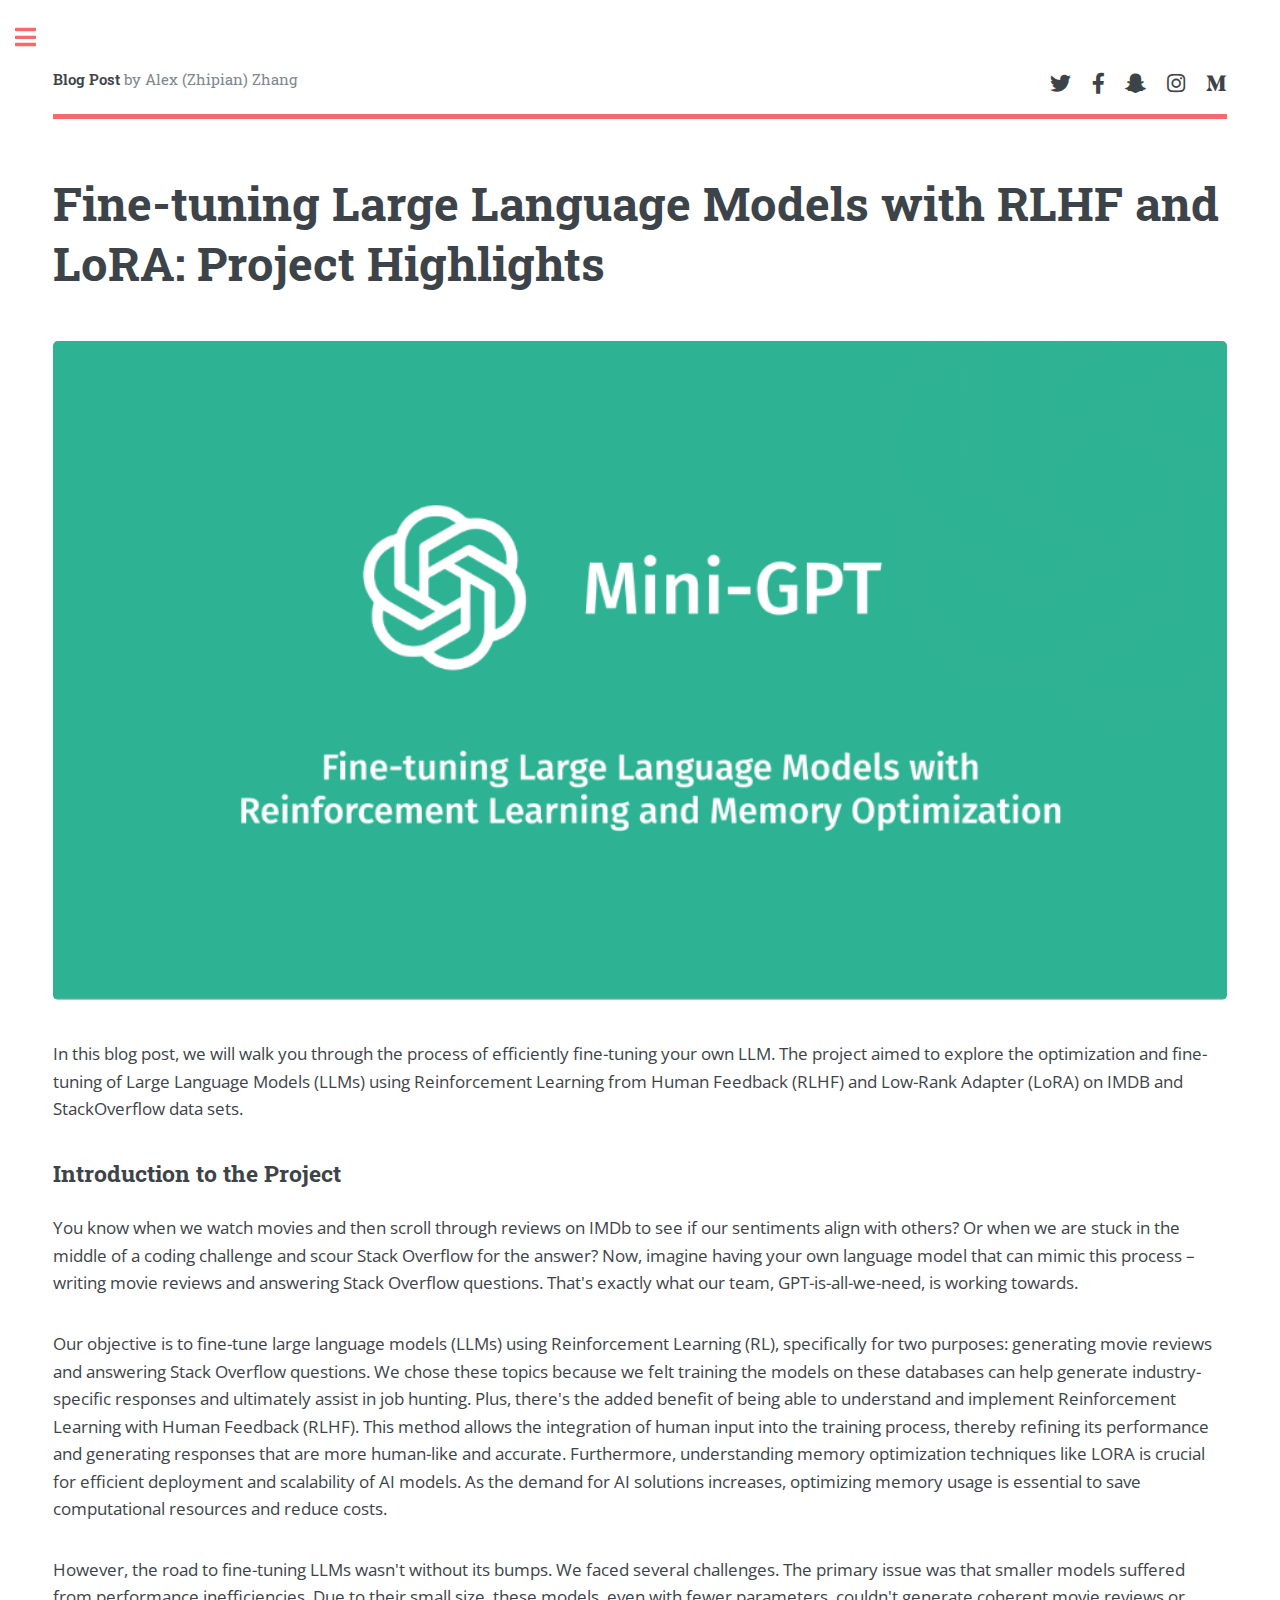
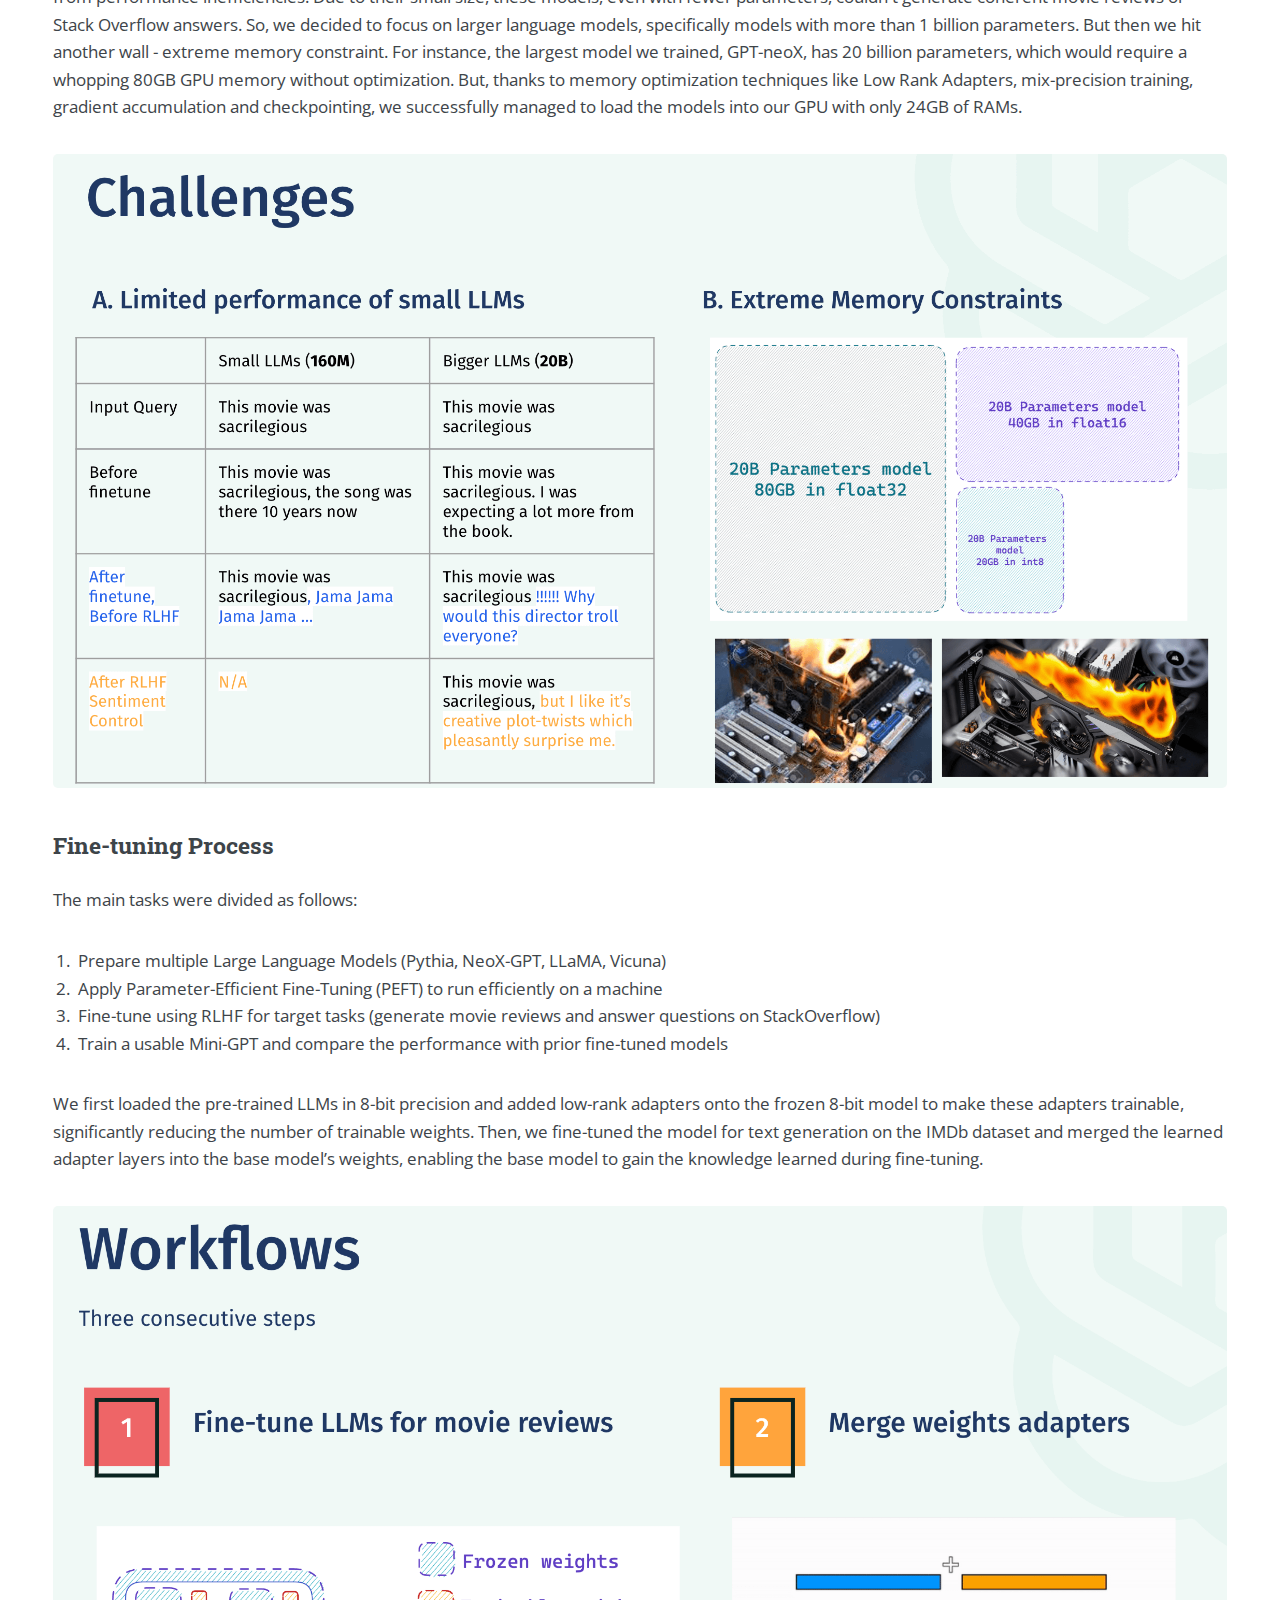
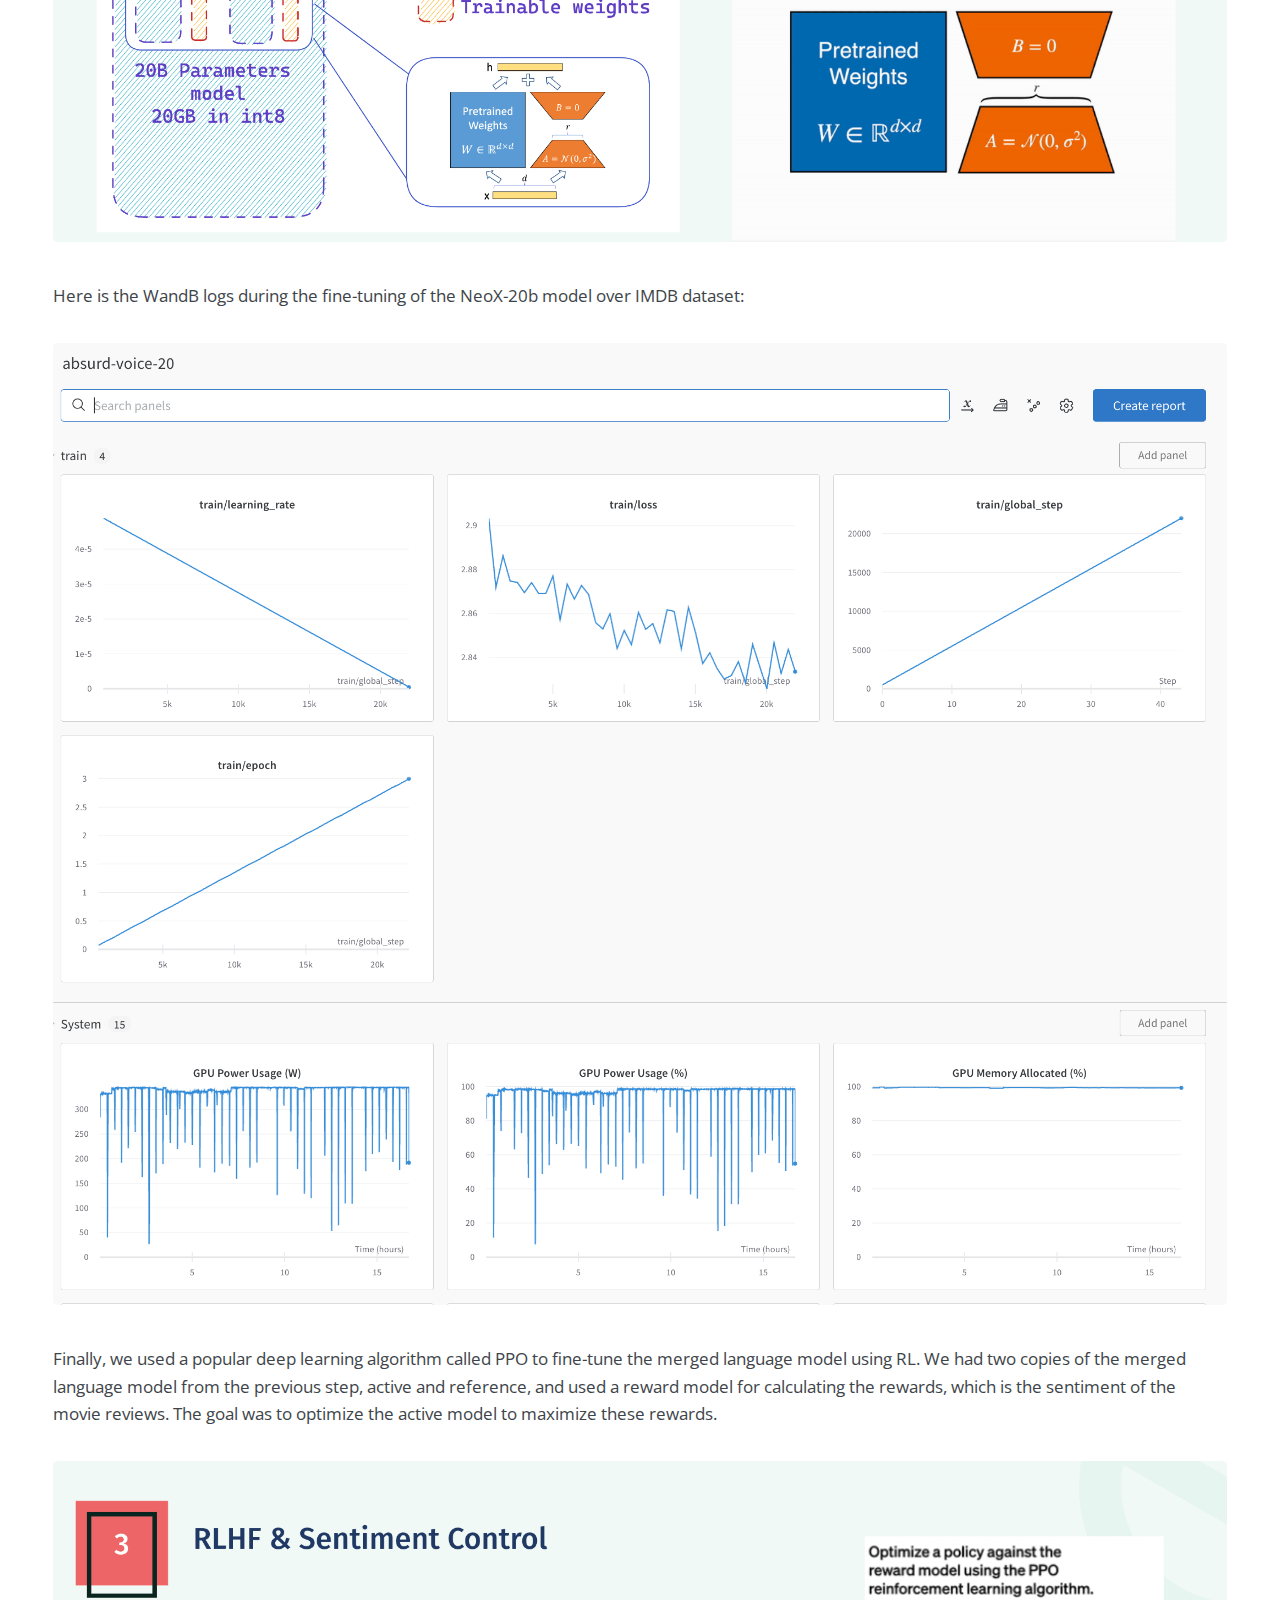
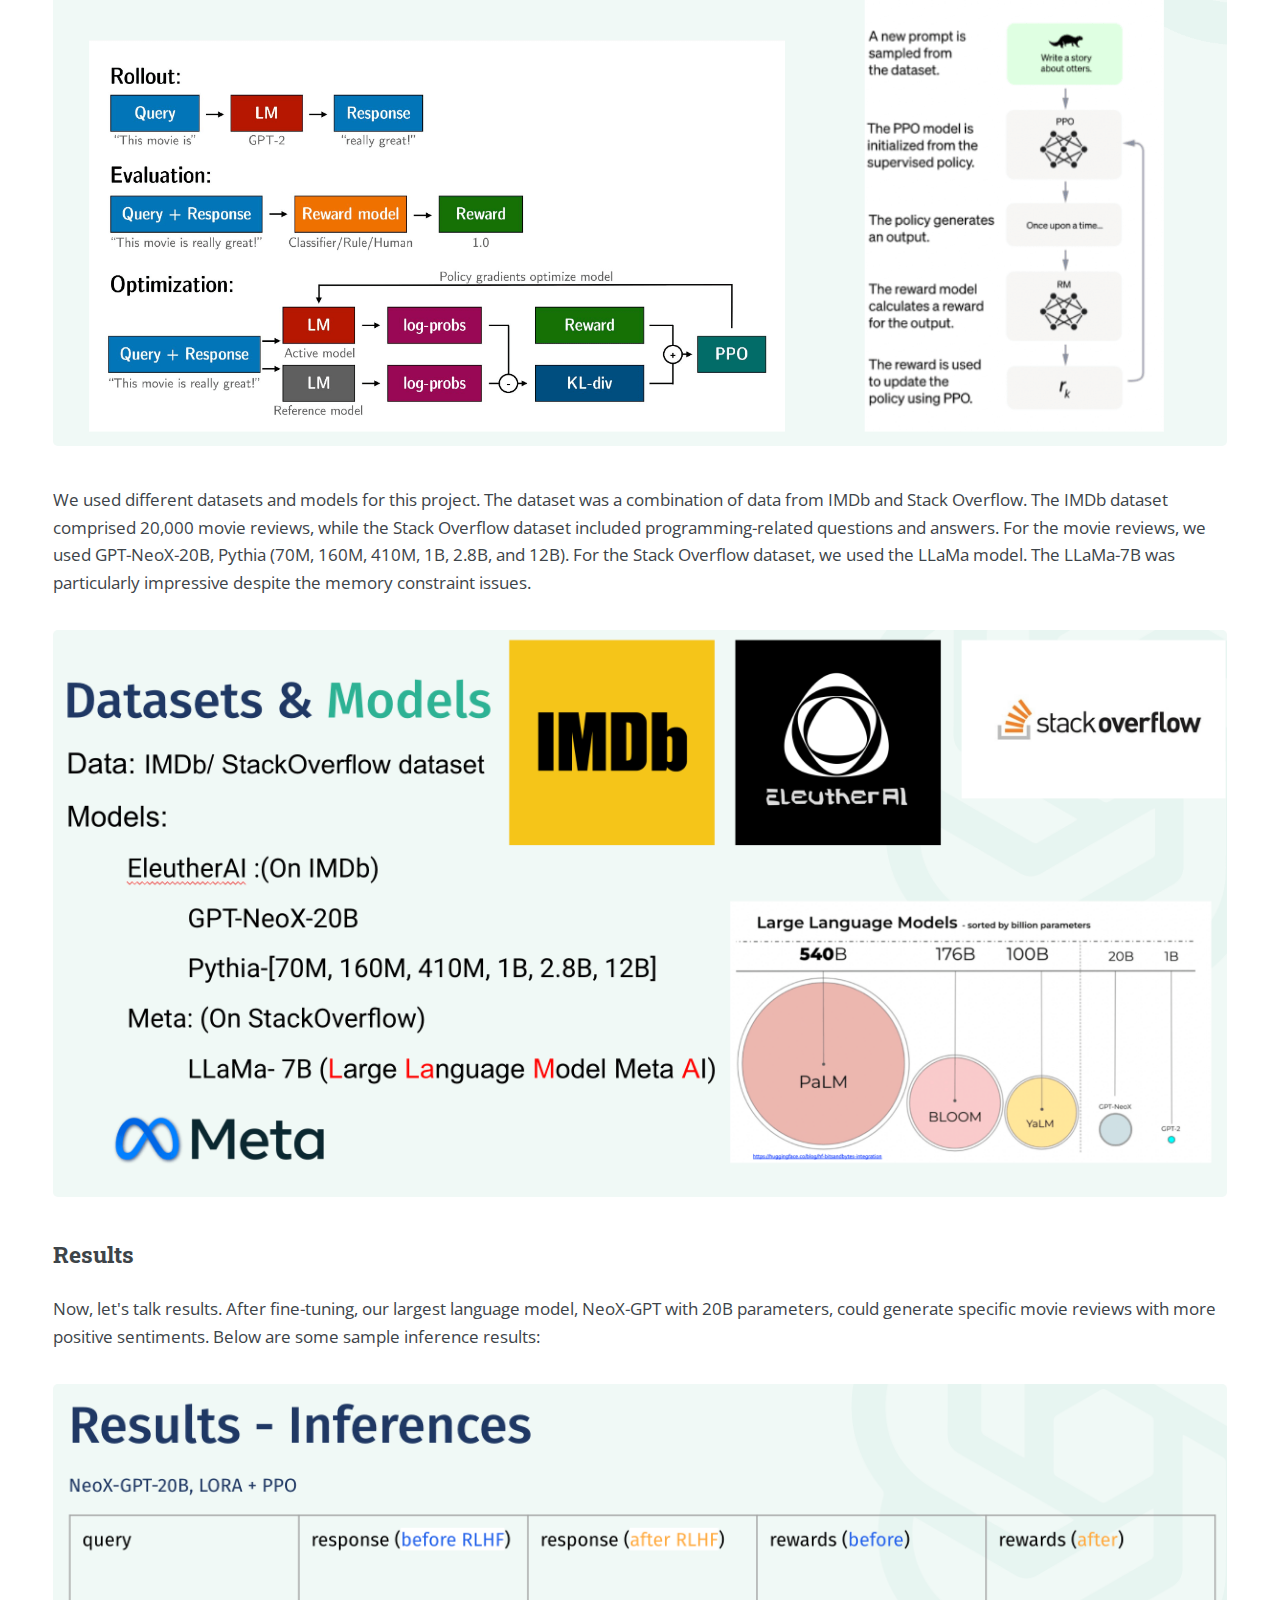
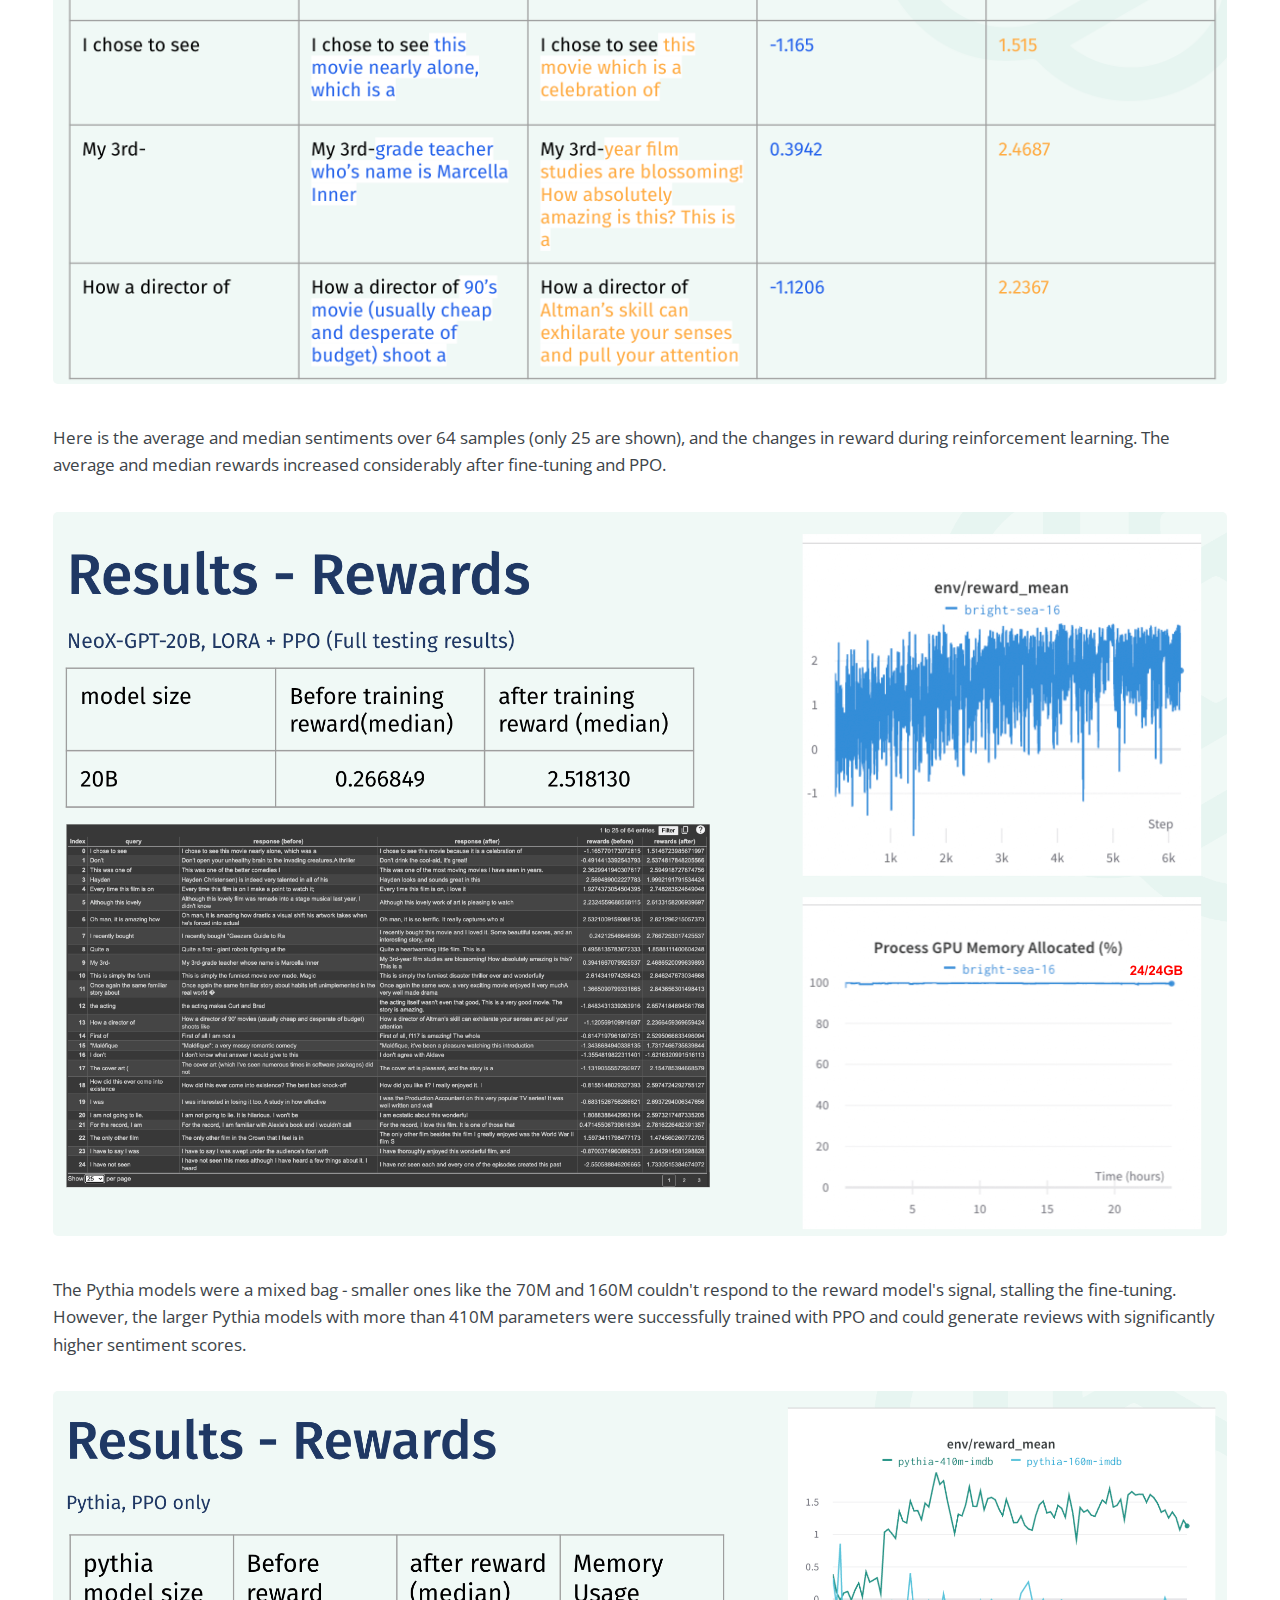
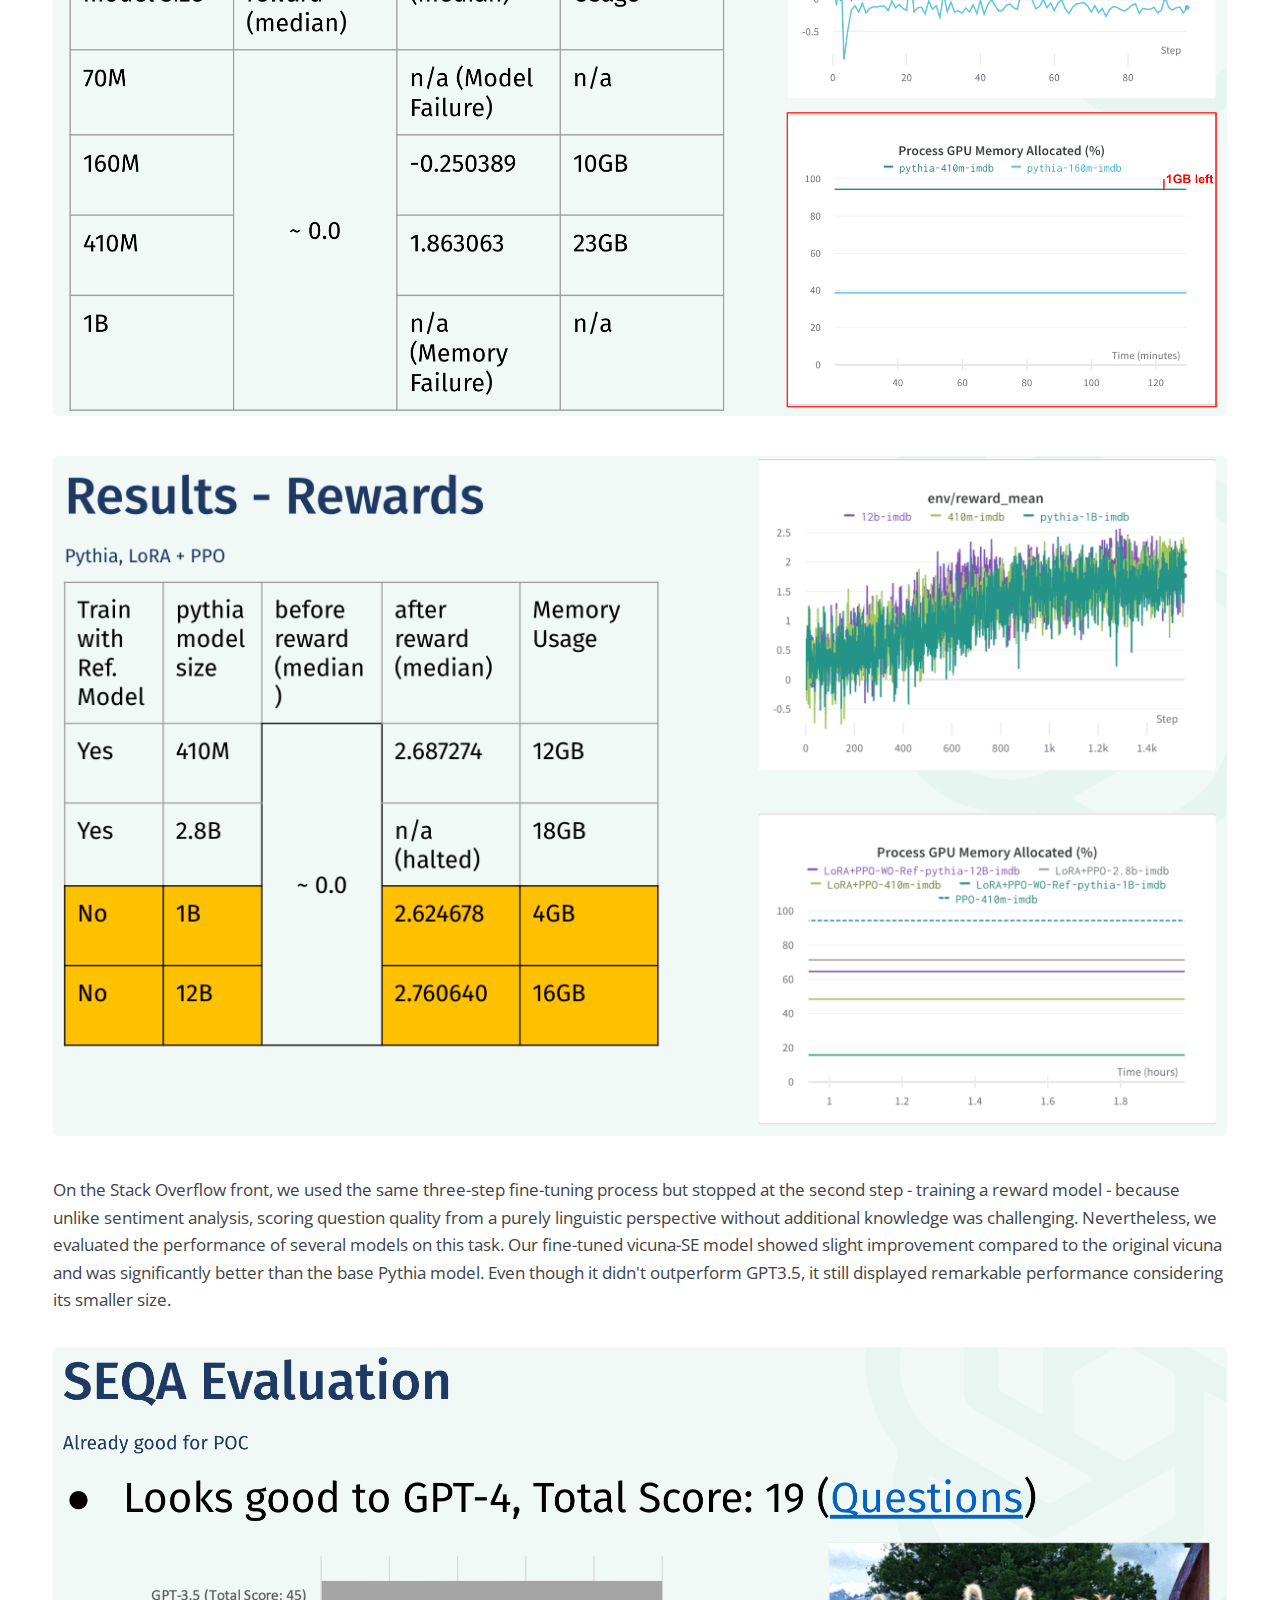
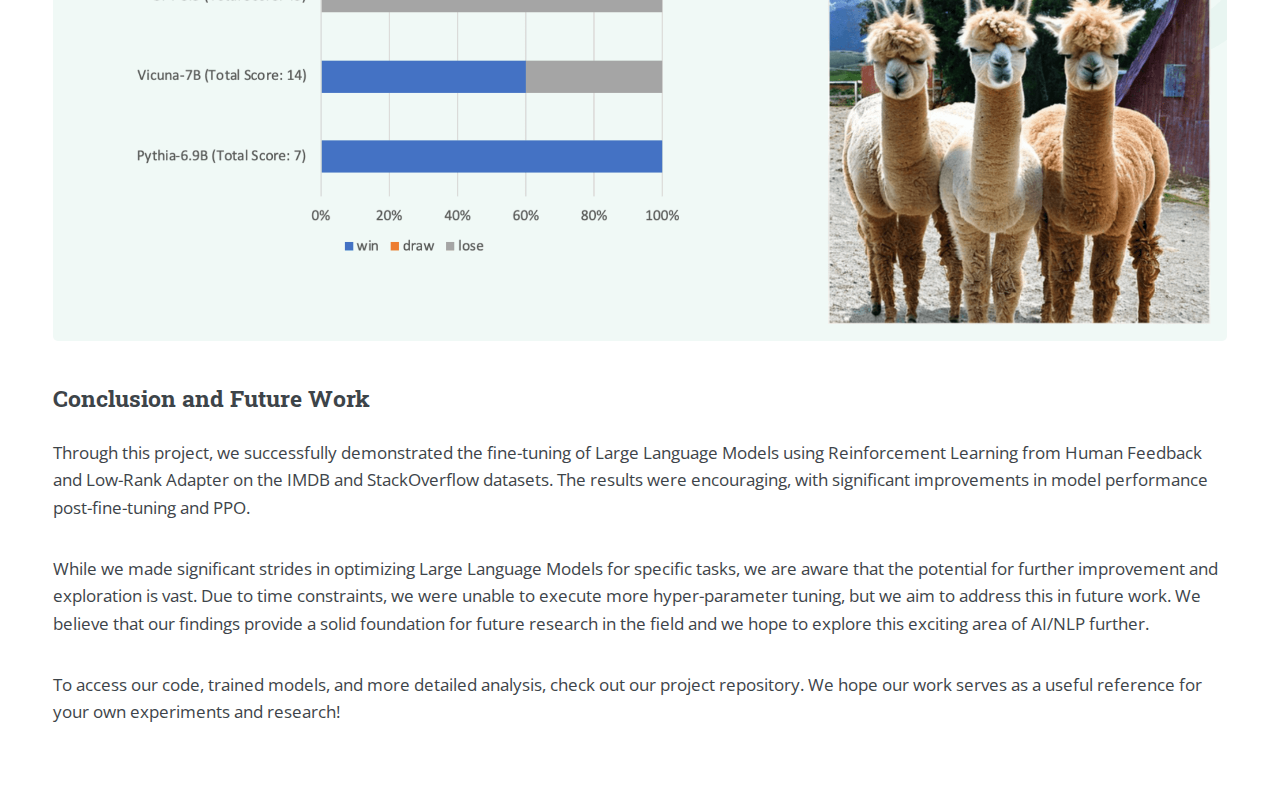
<file: mini-gpt.html>
<!DOCTYPE HTML>
<!--
	Editorial by HTML5 UP
	html5up.net | @ajlkn
	Free for personal and commercial use under the CCA 3.0 license (html5up.net/license)
-->
<html>

<head>
	<title>Blog - Fine-tuning Large Language Models with RLHF and LoRA</title>
	<meta charset="utf-8" />
	<meta name="viewport" content="width=device-width, initial-scale=1, user-scalable=no" />
	<link rel="stylesheet" href="assets/css/main.css" />
</head>

<script async src="https://www.googletagmanager.com/gtag/js?id=G-Q6M5ZH96CD"></script>
<script>
	window.dataLayer = window.dataLayer || [];
	function gtag() { dataLayer.push(arguments); }
	gtag('js', new Date());

	gtag('config', 'G-Q6M5ZH96CD');
</script>


<body class="is-preload">

	<!-- Wrapper -->
	<div id="wrapper">

		<!-- Main -->
		<div id="main">
			<div class="inner">

				<!-- Header -->
				<header id="header">
					<a href="rio-tinto.html" class="logo"><strong>Blog Post</strong> by Alex (Zhipian) Zhang</a>
					<ul class="icons">
						<li><a href="#" class="icon brands fa-twitter"><span class="label">Twitter</span></a></li>
						<li><a href="#" class="icon brands fa-facebook-f"><span class="label">Facebook</span></a></li>
						<li><a href="#" class="icon brands fa-snapchat-ghost"><span class="label">Snapchat</span></a>
						</li>
						<li><a href="#" class="icon brands fa-instagram"><span class="label">Instagram</span></a></li>
						<li><a href="#" class="icon brands fa-medium-m"><span class="label">Medium</span></a></li>
					</ul>
				</header>

				<!-- Content -->
				<section>
					<header class="main">
						<h1>Fine-tuning Large Language Models with RLHF and LoRA: Project Highlights</h1>
					</header>
					<span class="image main"><img src="images/mini-gpt/coverpage.png" alt="" /></span>
					<p>In this blog post, we will walk you through the process of efficiently fine-tuning your own LLM.
						The project aimed to explore the optimization and fine-tuning of Large Language Models (LLMs)
						using Reinforcement Learning from Human Feedback (RLHF) and Low-Rank Adapter (LoRA) on IMDB and
						StackOverflow data sets.</p>
					<h2>Introduction to the Project</h2>
					<p>You know when we watch movies and then scroll through reviews on IMDb to see if our sentiments
						align with others? Or when we are stuck in the middle of a coding challenge and scour Stack
						Overflow for the answer? Now, imagine having your own language model that can mimic this process
						– writing movie reviews and answering Stack Overflow questions. That's exactly what our team,
						GPT-is-all-we-need, is working towards.</p>
					<p>Our objective is to fine-tune large language models (LLMs) using Reinforcement Learning (RL),
						specifically for two purposes: generating movie reviews and answering Stack Overflow questions.
						We chose these topics because we felt training the models on these databases can help generate
						industry-specific responses and ultimately assist in job hunting. Plus, there's the added
						benefit of being able to understand and implement Reinforcement Learning with Human Feedback
						(RLHF). This method allows the integration of human input into the training process, thereby
						refining its performance and generating responses that are more human-like and accurate.
						Furthermore, understanding memory optimization techniques like LORA is crucial for efficient
						deployment and scalability of AI models. As the demand for AI solutions increases, optimizing
						memory usage is essential to save computational resources and reduce costs.</p>
					<p>However, the road to fine-tuning LLMs wasn't without its bumps. We faced several challenges. The
						primary issue was that smaller models suffered from performance inefficiencies. Due to their
						small size, these models, even with fewer parameters, couldn't generate coherent movie reviews
						or Stack Overflow answers. So, we decided to focus on larger language models, specifically
						models with more than 1 billion parameters. But then we hit another wall - extreme memory
						constraint. For instance, the largest model we trained, GPT-neoX, has 20 billion parameters,
						which would require a whopping 80GB GPU memory without optimization. But, thanks to memory
						optimization techniques like Low Rank Adapters, mix-precision training, gradient accumulation
						and checkpointing, we successfully managed to load the models into our GPU with only 24GB of
						RAMs.</p>
					<span class="image main"><img src="images/mini-gpt/challenges.png" alt="" /></span>

					<h2>Fine-tuning Process</h2>
					<p>The main tasks were divided as follows:</p>
					<ol>
						<li>Prepare multiple Large Language Models (Pythia, NeoX-GPT, LLaMA, Vicuna)</li>
						<li>Apply Parameter-Efficient Fine-Tuning (PEFT) to run efficiently on a machine</li>
						<li>Fine-tune using RLHF for target tasks (generate movie reviews and answer questions on
							StackOverflow)</li>
						<li>Train a usable Mini-GPT and compare the performance with prior fine-tuned models</li>
					</ol>


					<p>We first loaded the pre-trained LLMs in 8-bit precision and added low-rank adapters onto the
						frozen 8-bit model to make these adapters trainable, significantly reducing the number of
						trainable weights. Then, we fine-tuned the model for text generation on the IMDb dataset and
						merged the learned adapter layers into the base model’s weights, enabling the base model to gain
						the knowledge learned during fine-tuning.</p>
					<span class="image main"><img src="images/mini-gpt/workflows1.png" alt="" /></span>
					<p>Here is the WandB logs during the fine-tuning of the NeoX-20b model over IMDB dataset:</p>
					<span class="image main"><img src="images/mini-gpt/wandb-gptneox-20b-imdb-lora.png" alt="" /></span>
					<p>Finally, we used a popular deep learning algorithm called PPO to fine-tune the merged language
						model using RL. We had two copies of the merged language model from the previous step, active
						and reference, and used a reward model for calculating the rewards, which is the sentiment of
						the movie reviews. The goal was to optimize the active model to maximize these rewards.</p>
					<span class="image main"><img src="images/mini-gpt/workflows2.png" alt="" /></span>

					<p>We used different datasets and models for this project. The dataset was a combination of data
						from IMDb and Stack Overflow. The IMDb dataset comprised 20,000 movie reviews, while the Stack
						Overflow dataset included programming-related questions and answers. For the movie reviews, we
						used GPT-NeoX-20B, Pythia (70M, 160M, 410M, 1B, 2.8B, and 12B). For the Stack Overflow dataset,
						we used the LLaMa model. The LLaMa-7B was particularly impressive despite the memory constraint
						issues.</p>
					<span class="image main"><img src="images/mini-gpt/dataset-models.png" alt="" /></span>

					<h2>Results</h2>
					<p>Now, let's talk results. After fine-tuning, our largest language model, NeoX-GPT with 20B
						parameters, could generate specific movie reviews with more positive sentiments. Below are some
						sample inference results:</p>

					<span class="image main"><img src="images/mini-gpt/Inference-PPO-GPT-NeoX-samples.png"
							alt="" /></span>

					<p>Here is the average and median sentiments over 64 samples (only 25 are shown), and the changes in
						reward during reinforcement learning. The average and median rewards increased considerably
						after fine-tuning and PPO. </p>
					<span class="image main"><img src="images/mini-gpt/results-neox.png" alt="" /></span>

					<p>The Pythia models were a mixed bag - smaller ones like the 70M and 160M couldn't respond to the
						reward model's signal, stalling the fine-tuning. However, the larger Pythia models with more
						than 410M parameters were successfully trained with PPO and could generate reviews with
						significantly higher sentiment scores. </p>
					<span class="image main"><img src="images/mini-gpt/results-pythia-small-mdl.png" alt="" /></span>
					<span class="image main"><img src="images/mini-gpt/results-pythia-large-mdl.png" alt="" /></span>

					<p>On the Stack Overflow front, we used the same three-step fine-tuning process but stopped at the
						second step - training a reward model - because unlike sentiment analysis, scoring question
						quality from a purely linguistic perspective without additional knowledge was challenging.
						Nevertheless, we evaluated the performance of several models on this task. Our fine-tuned
						vicuna-SE model showed slight improvement compared to the original vicuna and was significantly
						better than the base Pythia model. Even though it didn't outperform GPT3.5, it still displayed
						remarkable performance considering its smaller size.</p>
					<span class="image main"><img src="images/mini-gpt/results-stackoverflow.png" alt="" /></span>
					<h2>Conclusion and Future Work</h2>
					<p>Through this project, we successfully demonstrated the fine-tuning of Large Language Models using
						Reinforcement Learning from Human Feedback and Low-Rank Adapter on the IMDB and StackOverflow
						datasets. The results were encouraging, with significant improvements in model performance
						post-fine-tuning and PPO.</p>
					<p>While we made significant strides in optimizing Large Language Models for specific tasks, we are
						aware that the potential for further improvement and exploration is vast. Due to time
						constraints, we were unable to execute more hyper-parameter tuning, but we aim to address this
						in future work. We believe that our findings provide a solid foundation for future research in
						the field and we hope to explore this exciting area of AI/NLP further.</p>
					<p>To access our code, trained models, and more detailed analysis, check out our project repository.
						We hope our work serves as a useful reference for your own experiments and research!</p>
					<!-- <span class="image main"><img src="images/rio-tinto/survey-types.png" alt="" /></span> -->


				</section>

			</div>
		</div>

		<!-- Sidebar -->
		<div id="sidebar">
			<div class="inner">

				<!-- Search -->
				<section id="search" class="alt">
					<form method="post" action="#">
						<input type="text" name="query" id="query" placeholder="Search" />
					</form>
				</section>

				<!-- Menu -->
				<nav id="menu">
					<header class="major">
						<h2>Menu</h2>
					</header>
					<ul>
						<li><a href="index.html">Homepage</a></li>
						<li><a href="certificates.html">Certificates</a></li>
						<!-- <li><a href="generic.html">Generic</a></li>
									<li><a href="elements.html">Elements</a></li>
									<li>
										<span class="opener">Submenu</span>
										<ul>
											<li><a href="#">Lorem Dolor</a></li>
											<li><a href="#">Ipsum Adipiscing</a></li>
											<li><a href="#">Tempus Magna</a></li>
											<li><a href="#">Feugiat Veroeros</a></li>
										</ul>
									</li>
									<li><a href="#">Etiam Dolore</a></li>
									<li><a href="#">Adipiscing</a></li>
									<li>
										<span class="opener">Another Submenu</span>
										<ul>
											<li><a href="#">Lorem Dolor</a></li>
											<li><a href="#">Ipsum Adipiscing</a></li>
											<li><a href="#">Tempus Magna</a></li>
											<li><a href="#">Feugiat Veroeros</a></li>
										</ul>
									</li>
									<li><a href="#">Maximus Erat</a></li>
									<li><a href="#">Sapien Mauris</a></li>
									<li><a href="#">Amet Lacinia</a></li> -->
					</ul>
				</nav>

				<!-- Section -->
				<section>
					<header class="major">
						<h2>Recent blogs</h2>
					</header>
					<div class="mini-posts">
						<article>
							<a href="lenovo-vllm-deploy.html" class="image"><img
									src="images/lenovo/coverpage-simplified.png" alt="" /></a>
							<p>Discover how to scale generative AI applications cost-effectively by deploying
								open-source models with vLLM on Kubernetes, enabling high-volume data processing without
								relying on expensive third-party APIs.</p>
						</article>
						<article>
							<a href="rio-tinto.html" class="image"><img
									src="images/rio-tinto/mining-event-tracker-thumbnails.png" alt="" /></a>
							<p>Uses AI to analyze online press releases, to track mining-related surveys and their
								completion timelines, to help Rio Tinto better invest.</p>
						</article>
						<article>
							<a href="mini-gpt.html" class="image"><img src="images/mini-gpt/coverpage.png" alt="" /></a>
							<p>Train your own large language models (LLMs) to generate industry-specific responses,
								using reinforcement learning and memory optimization techniques.</p>
						</article>
						<article>
							<a href="msnews-ar.html" class="image"><img src="images/msnews-ar/overview.jpg"
									alt="" /></a>
							<p>Winning Project of nwHacks - classifying images using AI, discovering related digital
								contents, and rendering them in AR.</p>
						</article>
					</div>
					<ul class="actions">
						<li><a href="#" class="button">More</a></li>
					</ul>
				</section>

				<!-- Section -->
				<section>
					<header class="major">
						<h2>Get in touch</h2>
					</header>
					<p>If you are interested in learning more about my work, feel free to get in touch.</p>
					<ul class="contact">
						<li class="icon solid fa-envelope"><a href="#">zhangzhipian1@gmail.com</a></li>
						<li class="icon solid fa-phone">(604) 720-2269</li>
						<!-- <li class="icon solid fa-home">1234 Somewhere Road #8254<br />
									Nashville, TN 00000-0000</li> -->
					</ul>
				</section>

				<!-- Footer -->
				<footer id="footer">
					<p class="copyright">&copy; Alex (Zhipian) Zhang. All rights reserved.</p>
				</footer>

			</div>
		</div>

	</div>

	<!-- Scripts -->
	<script src="assets/js/jquery.min.js"></script>
	<script src="assets/js/browser.min.js"></script>
	<script src="assets/js/breakpoints.min.js"></script>
	<script src="assets/js/util.js"></script>
	<script src="assets/js/main.js"></script>

</body>

</html>
</file>
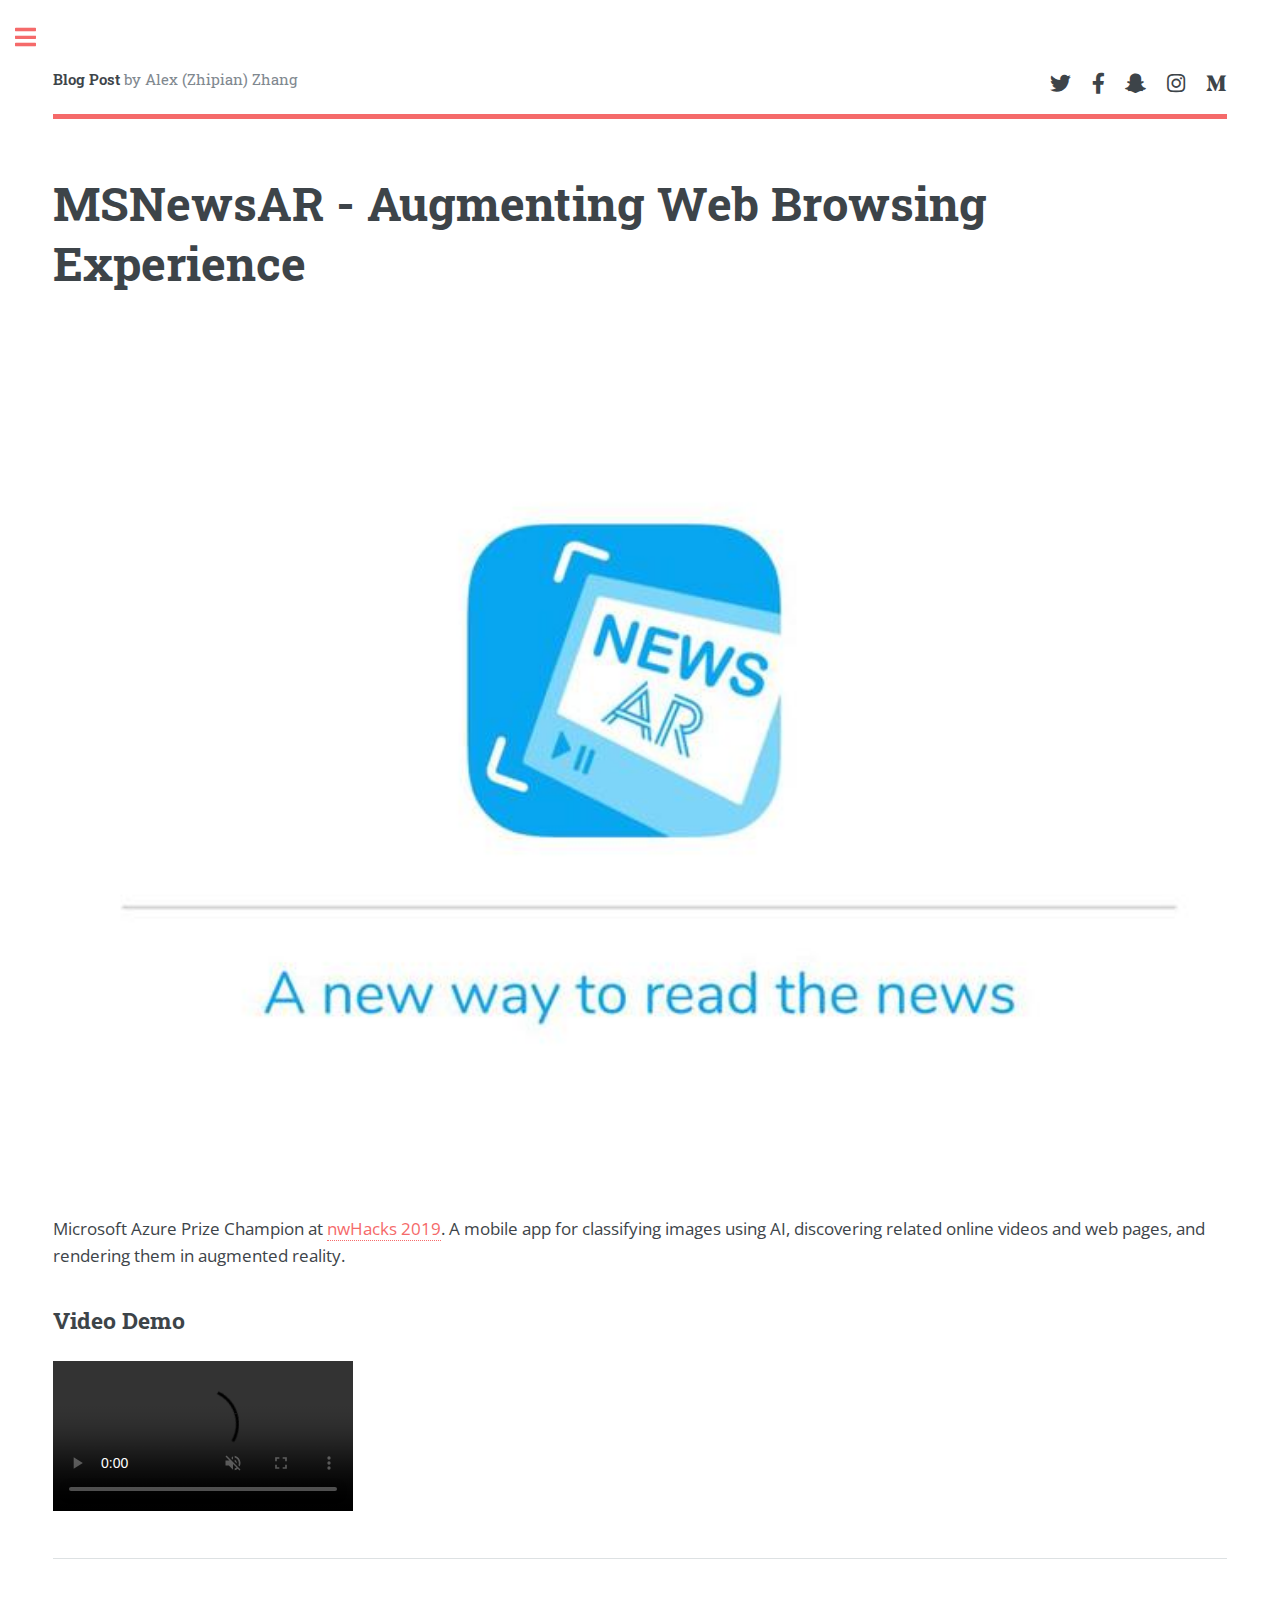
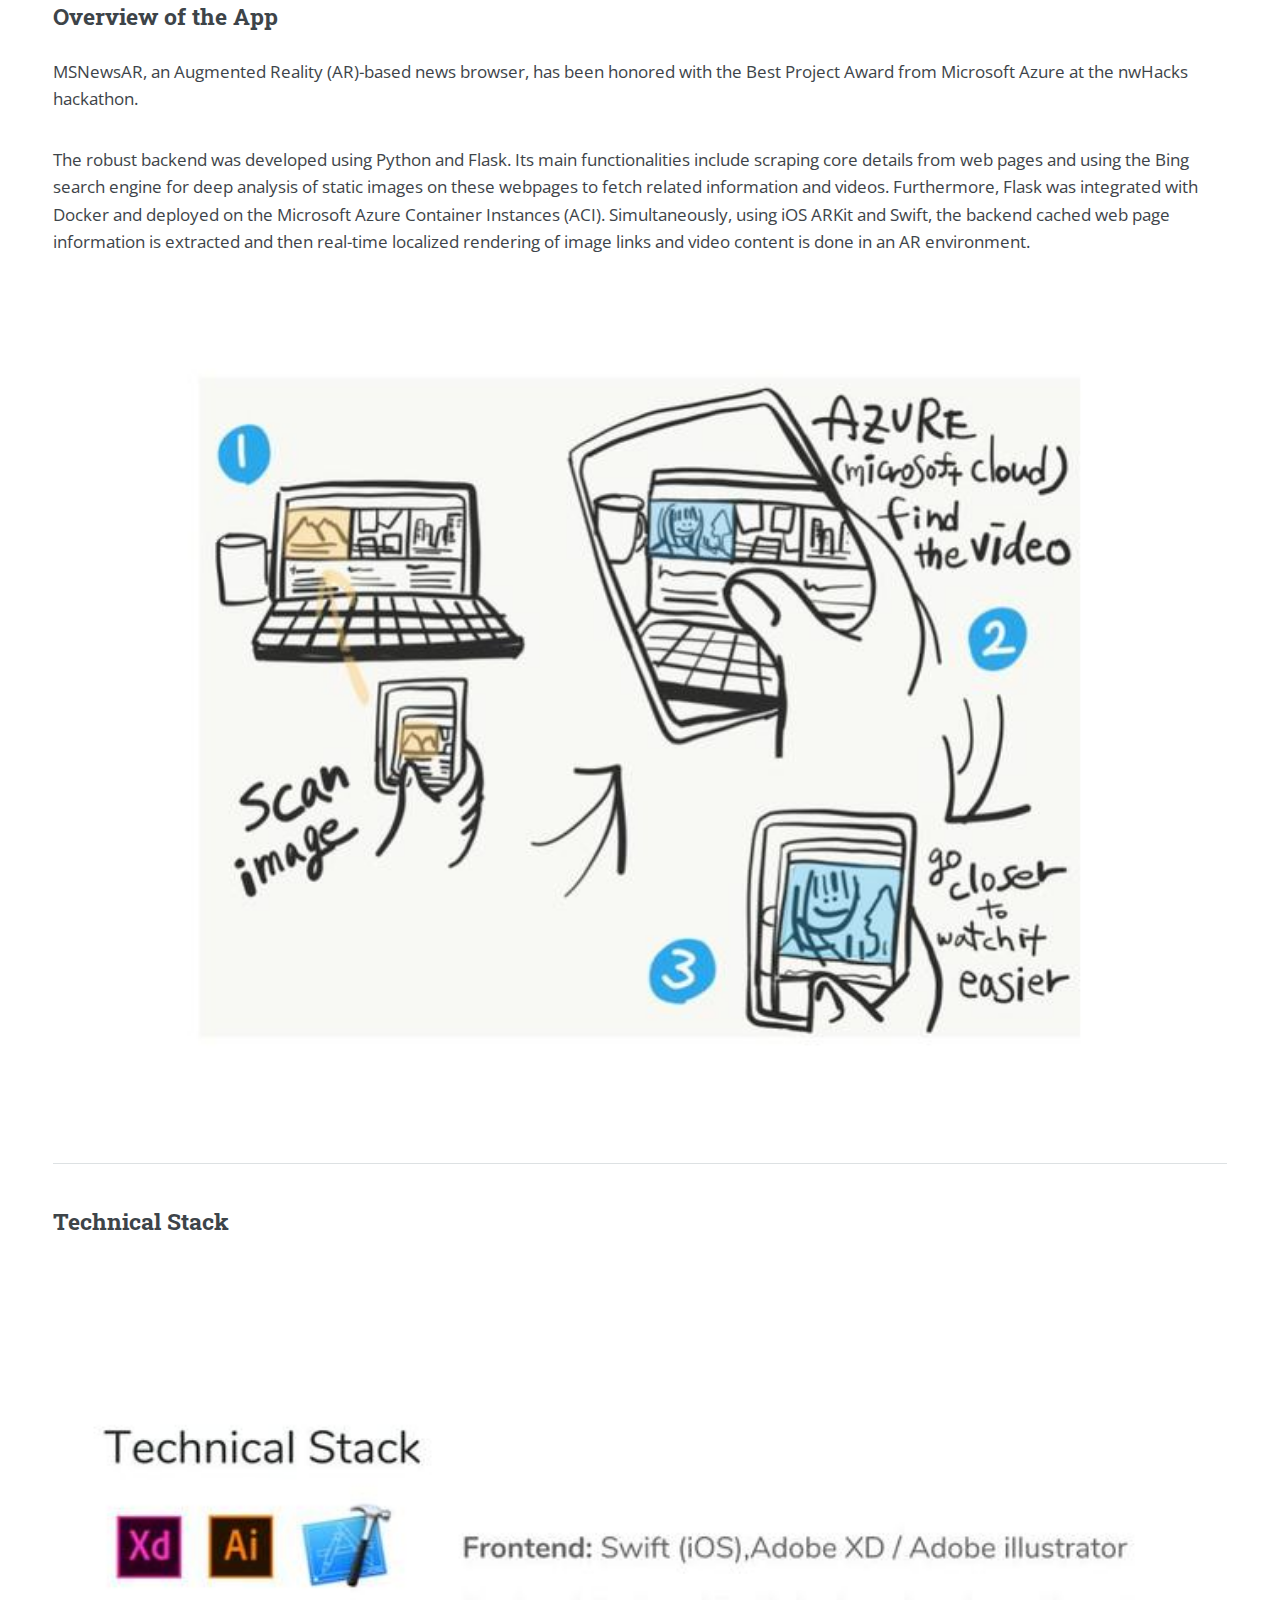
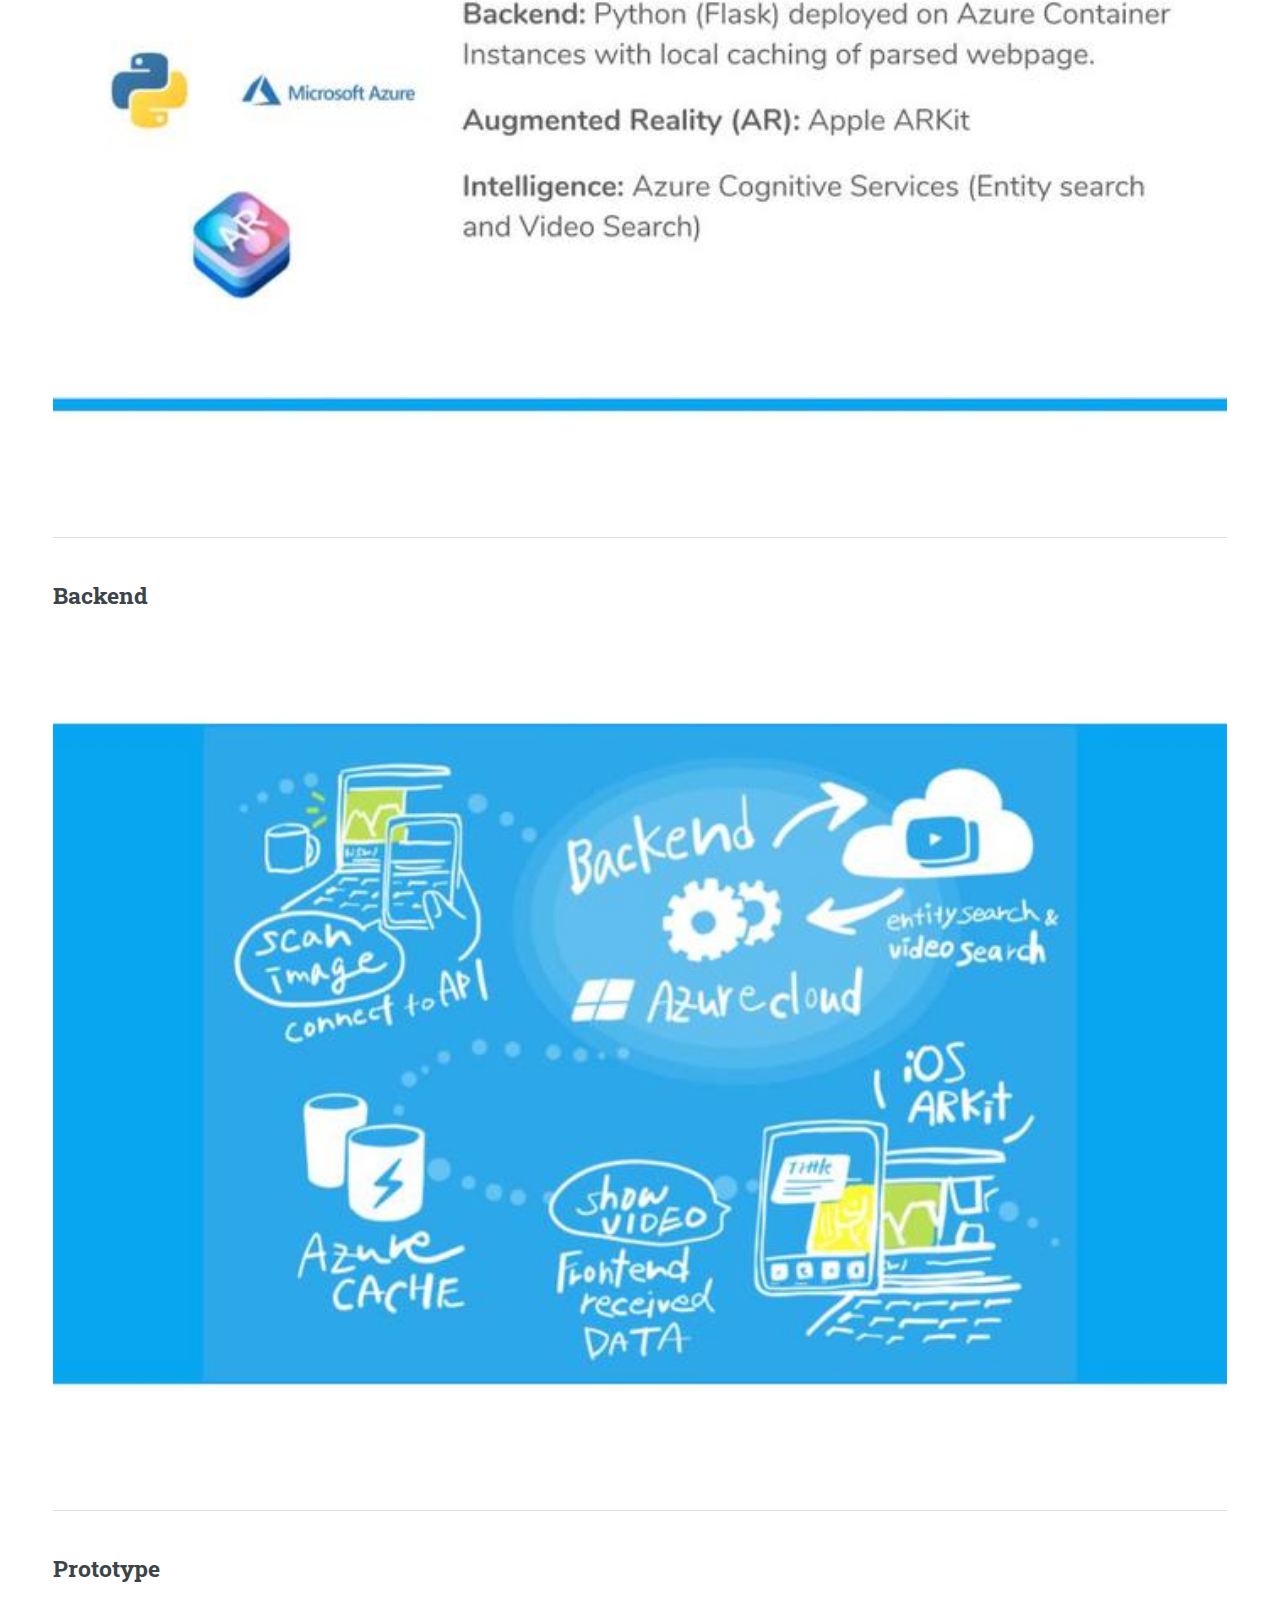
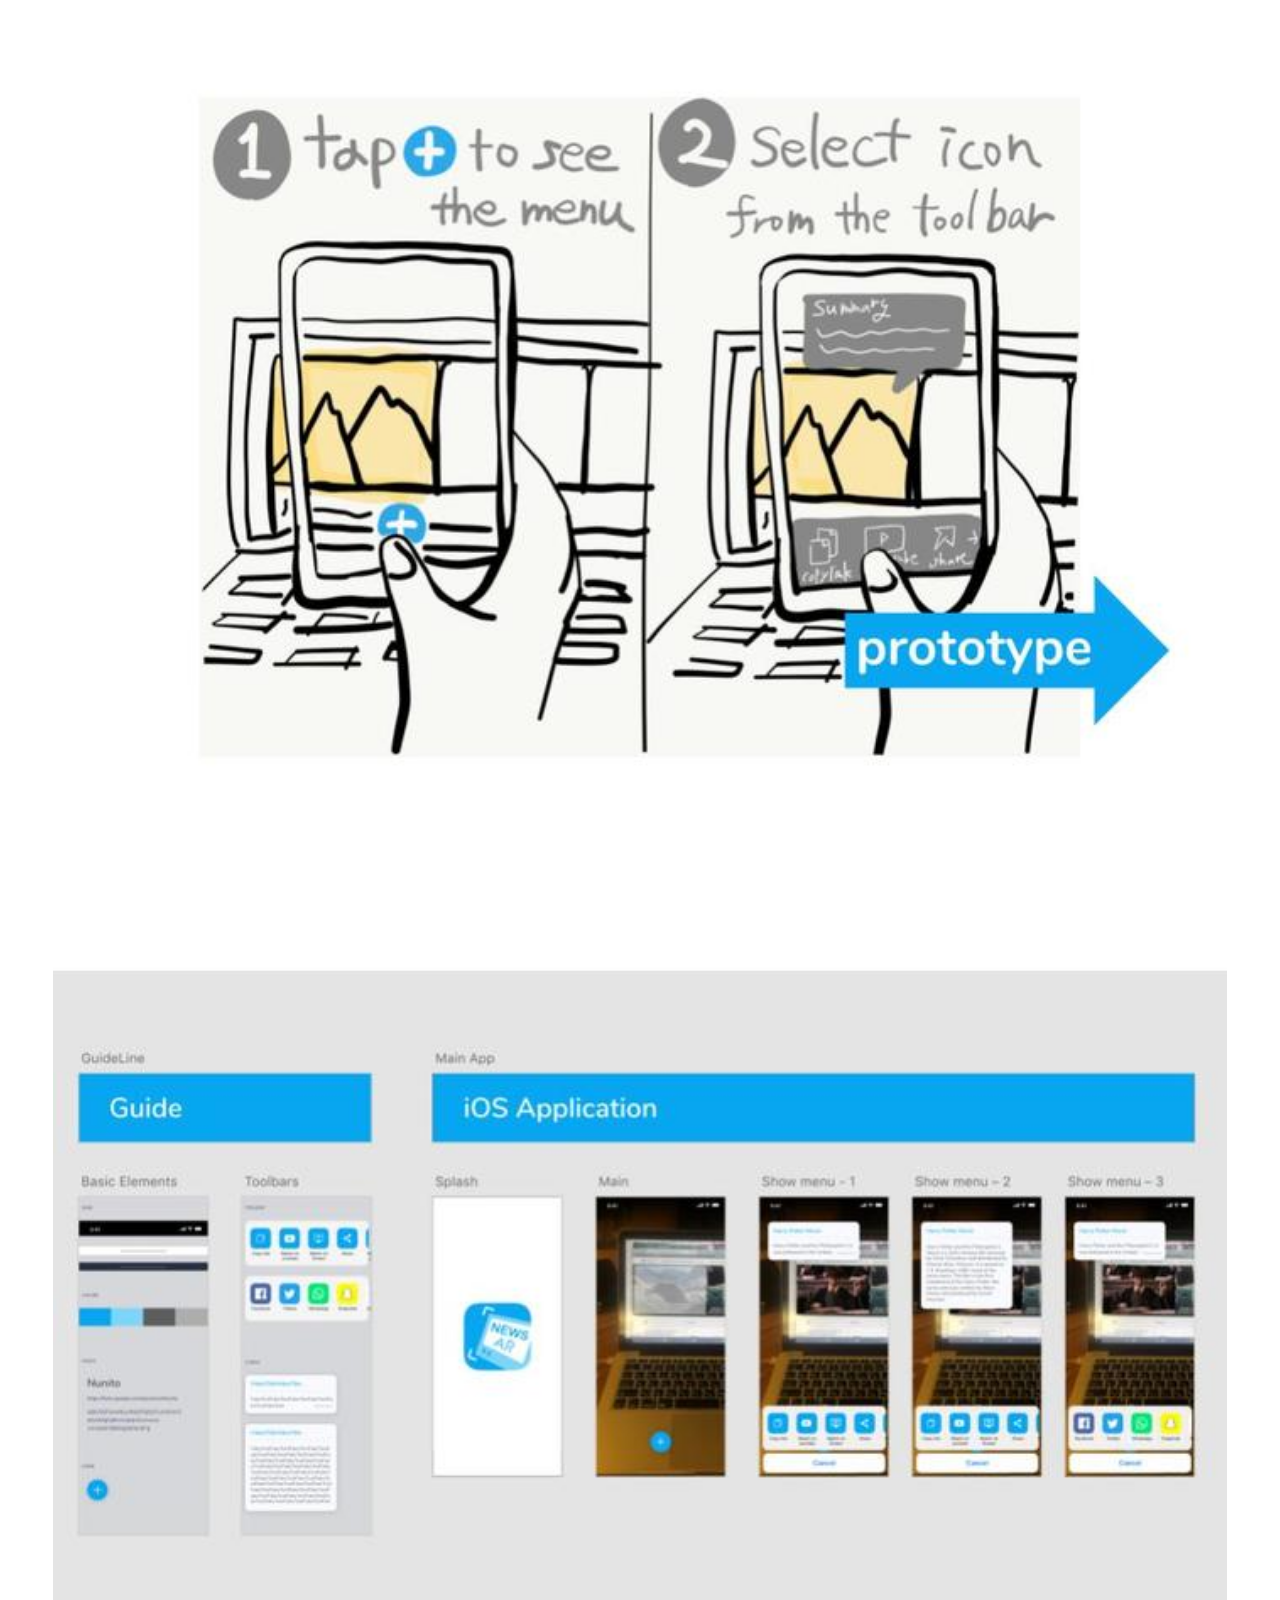
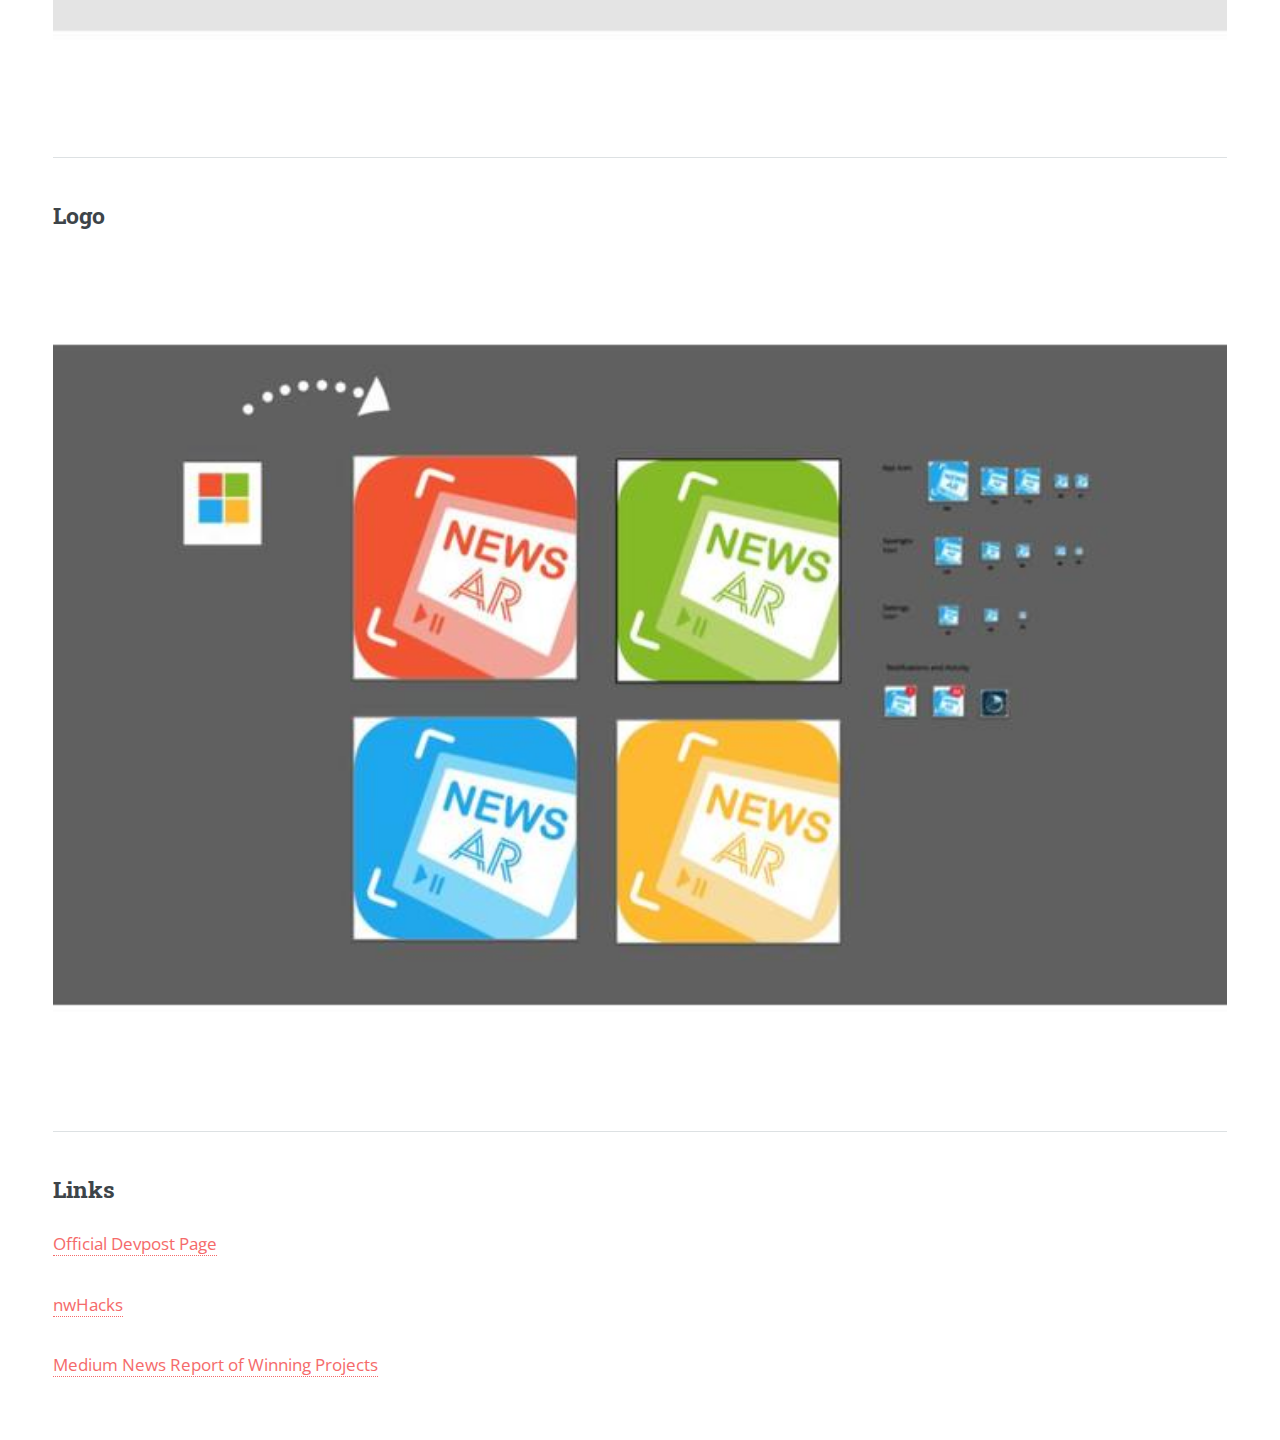
<file: msnews-ar.html>
<!DOCTYPE HTML>
<!--
	Editorial by HTML5 UP
	html5up.net | @ajlkn
	Free for personal and commercial use under the CCA 3.0 license (html5up.net/license)
-->
<html>

<head>
	<title>Blog - MSNewsAR</title>
	<meta charset="utf-8" />
	<meta name="viewport" content="width=device-width, initial-scale=1, user-scalable=no" />
	<link rel="stylesheet" href="assets/css/main.css" />
</head>

<script async src="https://www.googletagmanager.com/gtag/js?id=G-Q6M5ZH96CD"></script>
<script>
	window.dataLayer = window.dataLayer || [];
	function gtag() { dataLayer.push(arguments); }
	gtag('js', new Date());

	gtag('config', 'G-Q6M5ZH96CD');
</script>


<body class="is-preload">

	<!-- Wrapper -->
	<div id="wrapper">
		<!-- Main -->
		<div id="main">
			<div class="inner">

				<!-- Header -->
				<header id="header">
					<a href="msnews-ar.html" class="logo"><strong>Blog Post</strong> by Alex (Zhipian) Zhang</a>
					<ul class="icons">
						<li><a href="#" class="icon brands fa-twitter"><span class="label">Twitter</span></a></li>
						<li><a href="#" class="icon brands fa-facebook-f"><span class="label">Facebook</span></a></li>
						<li><a href="#" class="icon brands fa-snapchat-ghost"><span class="label">Snapchat</span></a>
						</li>
						<li><a href="#" class="icon brands fa-instagram"><span class="label">Instagram</span></a></li>
						<li><a href="#" class="icon brands fa-medium-m"><span class="label">Medium</span></a></li>
					</ul>
				</header>

				<!-- Content -->
				<section>
					<header class="main">
						<h1>MSNewsAR - Augmenting Web Browsing Experience</h1>
					</header>
					<span class="image main"><img src="images/msnews-ar/title.jpg" alt="" /></span>
					<p>Microsoft Azure Prize Champion at <a href="https://2019.nwhacks.io/#/" target="_blank">nwHacks
							2019</a>. A mobile app for classifying images using AI, discovering related online videos
						and web pages, and rendering them in augmented reality.</p>
					<h2>Video Demo</h2>
					<video
						src="https://user-images.githubusercontent.com/37462732/256259600-478d1402-3520-47b7-8339-47e905c55a8d.mp4"
						data-canonical-src="https://user-images.githubusercontent.com/37462732/256259600-478d1402-3520-47b7-8339-47e905c55a8d.mp4"
						controls="controls" muted="muted" style="max-width: 730px;">
					</video>
					<hr class="major" />
					<h2>Overview of the App</h2>
					<p>MSNewsAR, an Augmented Reality (AR)-based news browser, has been honored with the Best Project
						Award from Microsoft Azure at the nwHacks hackathon.</p>
					<p>The robust backend was developed using Python and Flask. Its main functionalities include
						scraping core details from web pages and using the Bing search engine for deep analysis of
						static images on these webpages to fetch related information and videos. Furthermore, Flask was
						integrated with Docker and deployed on the Microsoft Azure Container Instances (ACI).
						Simultaneously, using iOS ARKit and Swift, the backend cached web page information is extracted
						and then real-time localized rendering of image links and video content is done in an AR
						environment.</p>
					<span class="image main"><img src="images/msnews-ar/overview.jpg" alt="overview" /></span>
					<hr class="major" />
					<h2>Technical Stack</h2>
					<span class="image main"><img src="images/msnews-ar/techstack.jpg" alt="" /></span>
					<hr class="major" />
					<h2>Backend</h2>
					<span class="image main"><img src="images/msnews-ar/backend.jpg" alt="" /></span>
					<hr class="major" />
					<h2>Prototype</h2>
					<span class="image main"><img src="images/msnews-ar/featured.jpg" alt="" /></span>
					<span class="image main"><img src="images/msnews-ar/prototype.jpg" alt="" /></span>
					<hr class="major" />
					<h2>Logo</h2>
					<span class="image main"><img src="images/msnews-ar/logo.jpg" alt="" /></span>
					<!-- <hr class="major" />
									<h2>Winning Team</h2>
									<span class="image main"><img src="images/msnews-ar/team.png" alt="" /></span> -->
					<hr class="major" />
					<h2>Links</h2>
					<p><a href="https://devpost.com/software/msnewsar" target="_blank">Official Devpost Page</a></p>
					<p><a href="https://nwhacks.io/" target="_blank">nwHacks</a></p>
					<p><a href="https://medium.com/nwplusubc/nwhacks-2019-239c7056e671" target="_blank">Medium News
							Report of Winning Projects</a></p>
				</section>
			</div>
		</div>

		<!-- Sidebar -->
		<div id="sidebar">
			<div class="inner">

				<!-- Search -->
				<section id="search" class="alt">
					<form method="post" action="#">
						<input type="text" name="query" id="query" placeholder="Search" />
					</form>
				</section>

				<!-- Menu -->
				<nav id="menu">
					<header class="major">
						<h2>Menu</h2>
					</header>
					<ul>
						<li><a href="index.html">Homepage</a></li>
						<li><a href="certificates.html">Certificates</a></li>
						<!-- <li><a href="generic.html">Generic</a></li>
									<li><a href="elements.html">Elements</a></li>
									<li>
										<span class="opener">Submenu</span>
										<ul>
											<li><a href="#">Lorem Dolor</a></li>
											<li><a href="#">Ipsum Adipiscing</a></li>
											<li><a href="#">Tempus Magna</a></li>
											<li><a href="#">Feugiat Veroeros</a></li>
										</ul>
									</li>
									<li><a href="#">Etiam Dolore</a></li>
									<li><a href="#">Adipiscing</a></li>
									<li>
										<span class="opener">Another Submenu</span>
										<ul>
											<li><a href="#">Lorem Dolor</a></li>
											<li><a href="#">Ipsum Adipiscing</a></li>
											<li><a href="#">Tempus Magna</a></li>
											<li><a href="#">Feugiat Veroeros</a></li>
										</ul>
									</li>
									<li><a href="#">Maximus Erat</a></li>
									<li><a href="#">Sapien Mauris</a></li>
									<li><a href="#">Amet Lacinia</a></li> -->
					</ul>
				</nav>

				<!-- Section -->
				<section>
					<header class="major">
						<h2>Recent blogs</h2>
					</header>
					<div class="mini-posts">
						<article>
							<a href="lenovo-vllm-deploy.html" class="image"><img
									src="images/lenovo/coverpage-simplified.png" alt="" /></a>
							<p>Discover how to scale generative AI applications cost-effectively by deploying
								open-source models with vLLM on Kubernetes, enabling high-volume data processing without
								relying on expensive third-party APIs.</p>
						</article>
						<article>
							<a href="rio-tinto.html" class="image"><img
									src="images/rio-tinto/mining-event-tracker-thumbnails.png" alt="" /></a>
							<p>Uses AI to analyze online press releases, to track mining-related surveys and their
								completion timelines, to help Rio Tinto better invest.</p>
						</article>
						<article>
							<a href="mini-gpt.html" class="image"><img src="images/mini-gpt/coverpage.png" alt="" /></a>
							<p>Train your own large language models (LLMs) to generate industry-specific responses,
								using reinforcement learning and memory optimization techniques.</p>
						</article>
						<article>
							<a href="msnews-ar.html" class="image"><img src="images/msnews-ar/overview.jpg"
									alt="" /></a>
							<p>Winning Project of nwHacks - classifying images using AI, discovering related digital
								contents, and rendering them in AR.</p>
						</article>
					</div>
					<ul class="actions">
						<li><a href="#" class="button">More</a></li>
					</ul>
				</section>

				<!-- Section -->
				<section>
					<header class="major">
						<h2>Get in touch</h2>
					</header>
					<p>If you are interested in learning more about my work, feel free to get in touch.</p>
					<ul class="contact">
						<li class="icon solid fa-envelope"><a href="#">zhangzhipian1@gmail.com</a></li>
						<li class="icon solid fa-phone">(604) 720-2269</li>
						<!-- <li class="icon solid fa-home">1234 Somewhere Road #8254<br />
									Nashville, TN 00000-0000</li> -->
					</ul>
				</section>

				<!-- Footer -->
				<footer id="footer">
					<p class="copyright">&copy; Alex (Zhipian) Zhang. All rights reserved.</p>
				</footer>

			</div>
		</div>

	</div>

	<!-- Scripts -->
	<script src="assets/js/jquery.min.js"></script>
	<script src="assets/js/browser.min.js"></script>
	<script src="assets/js/breakpoints.min.js"></script>
	<script src="assets/js/util.js"></script>
	<script src="assets/js/main.js"></script>

</body>

</html>
</file>
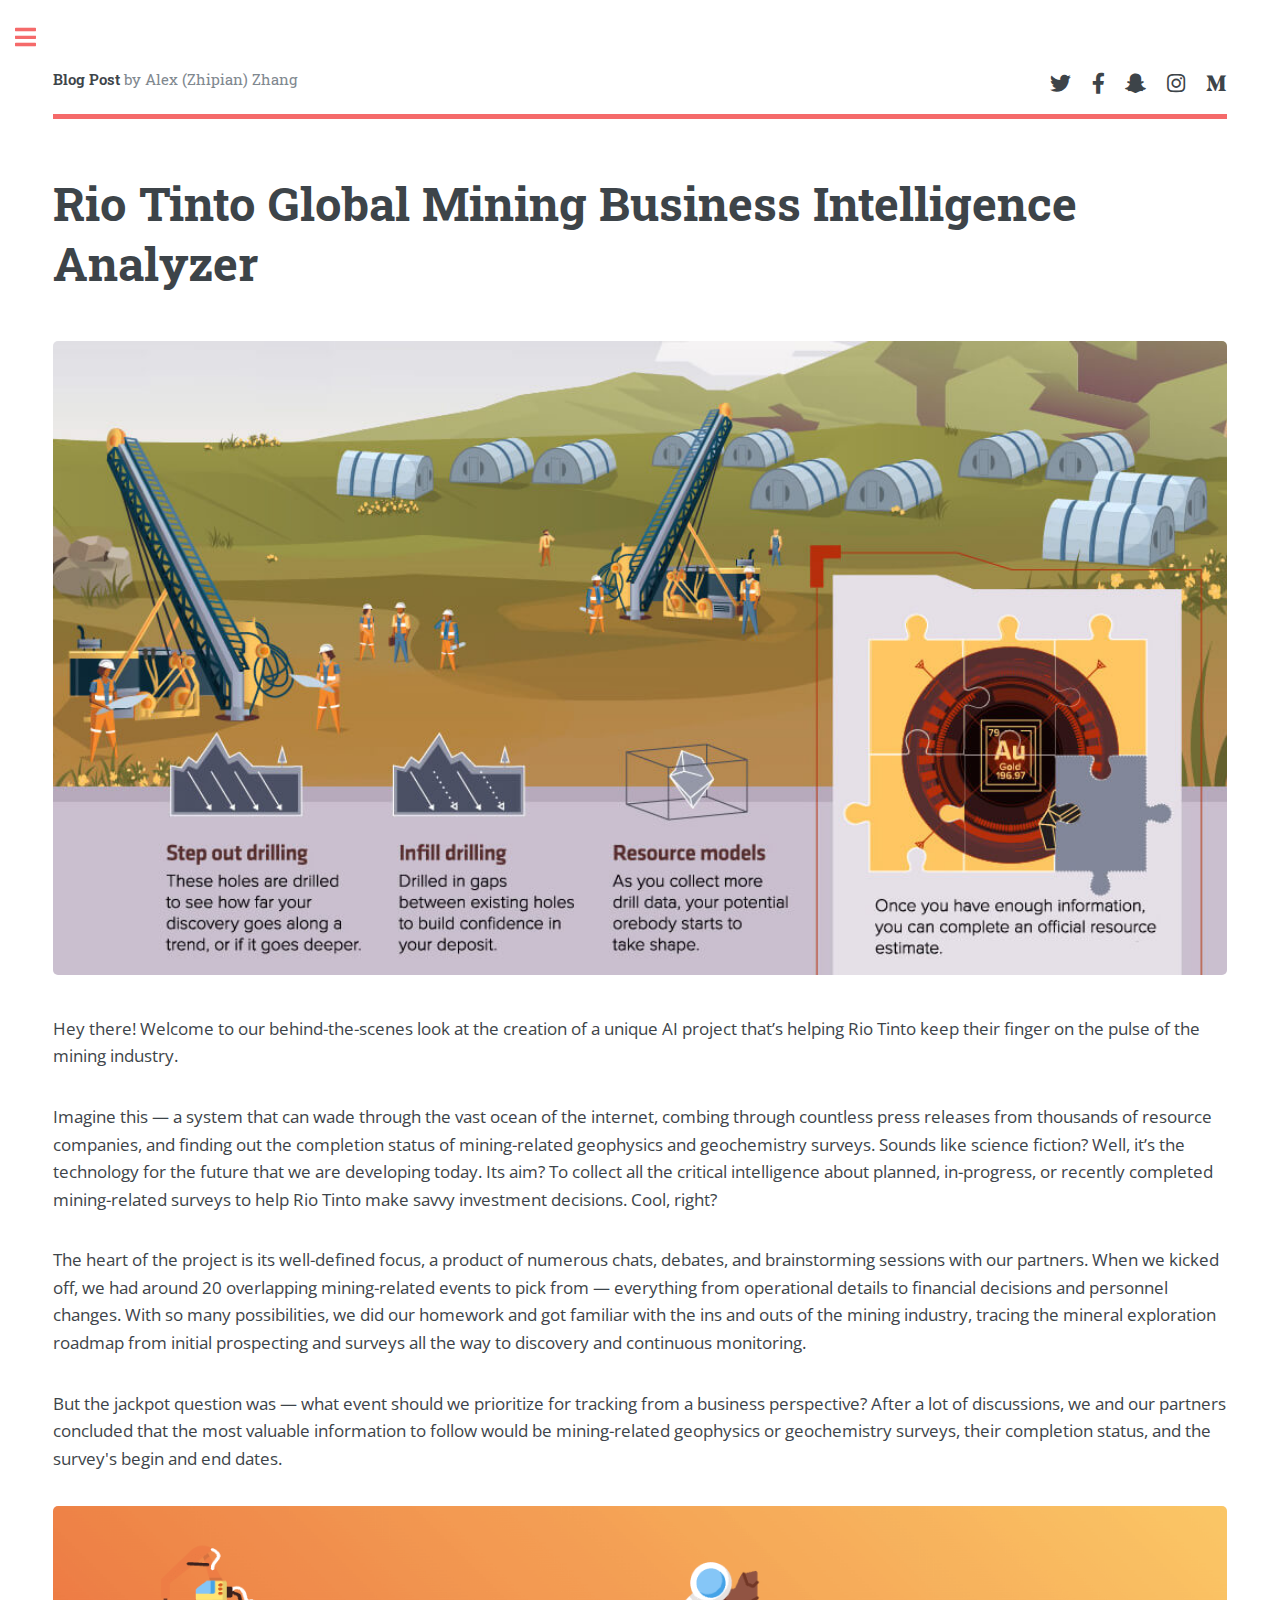
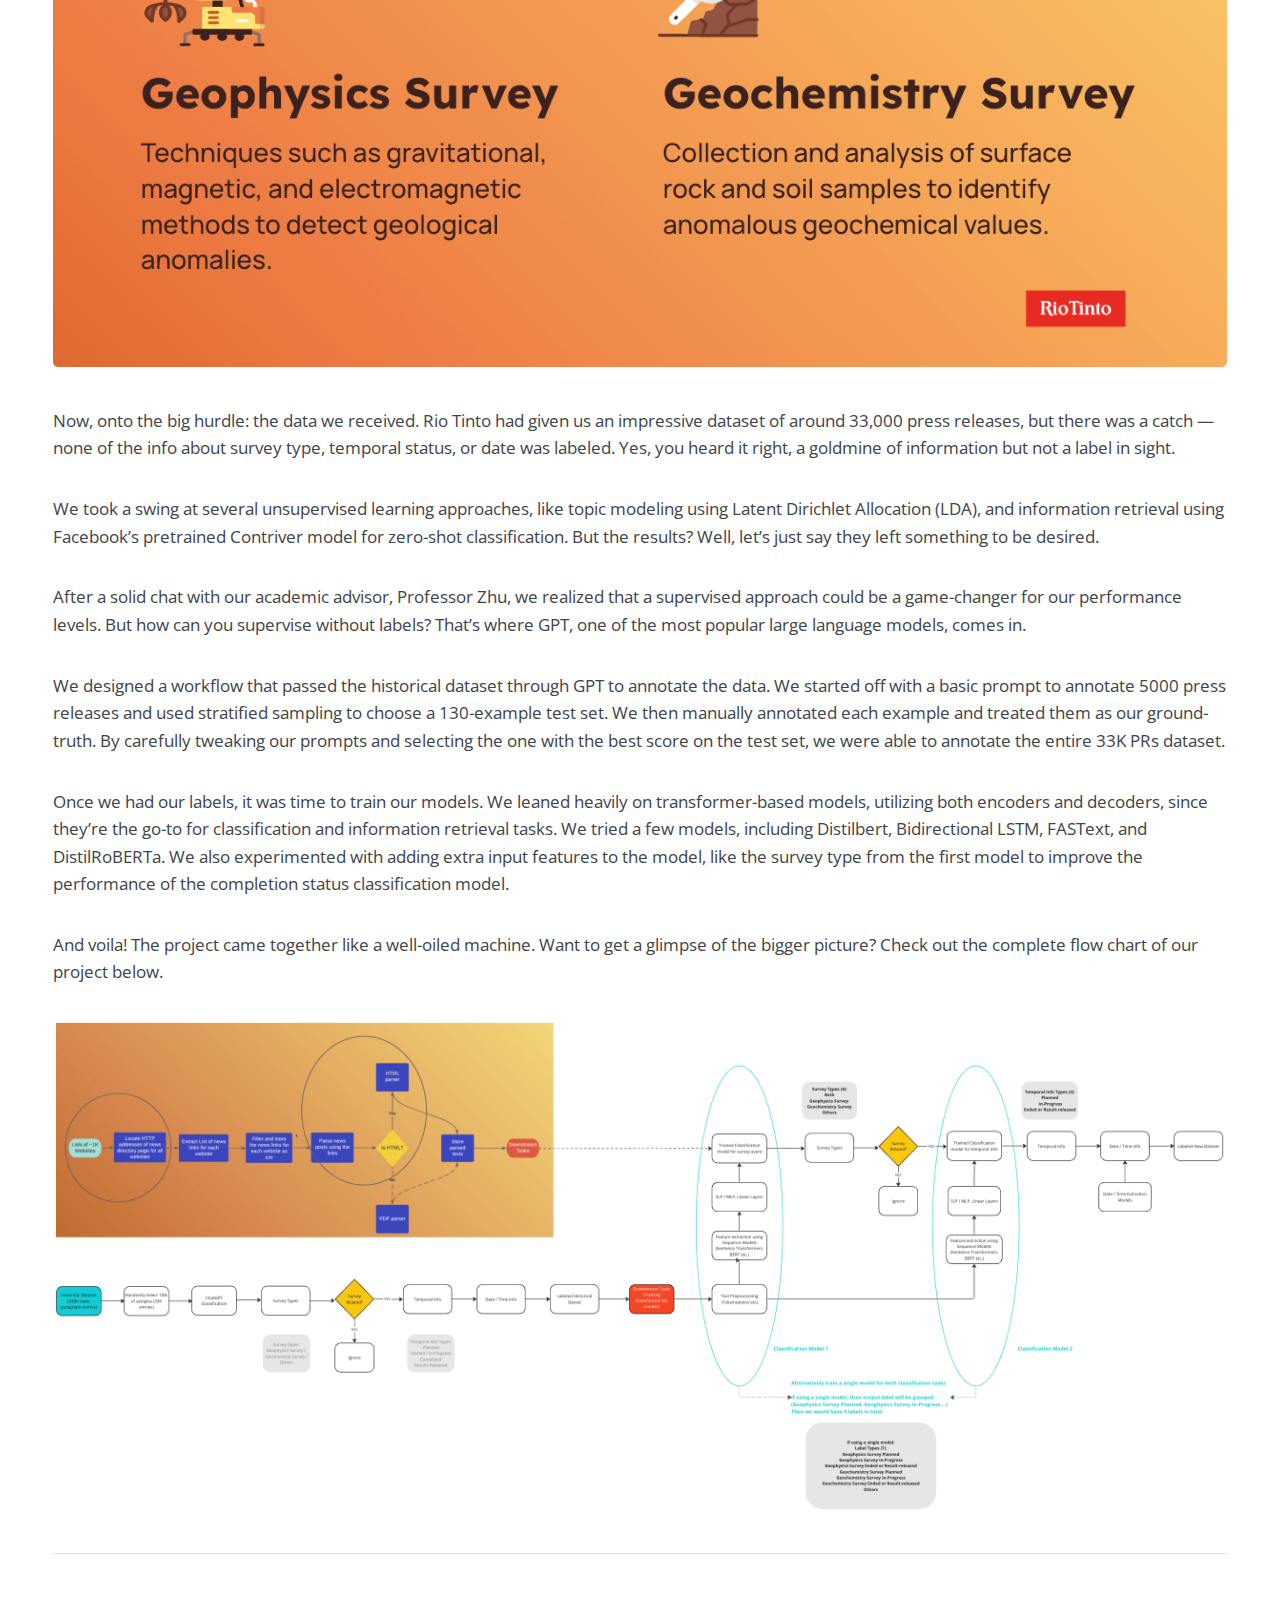
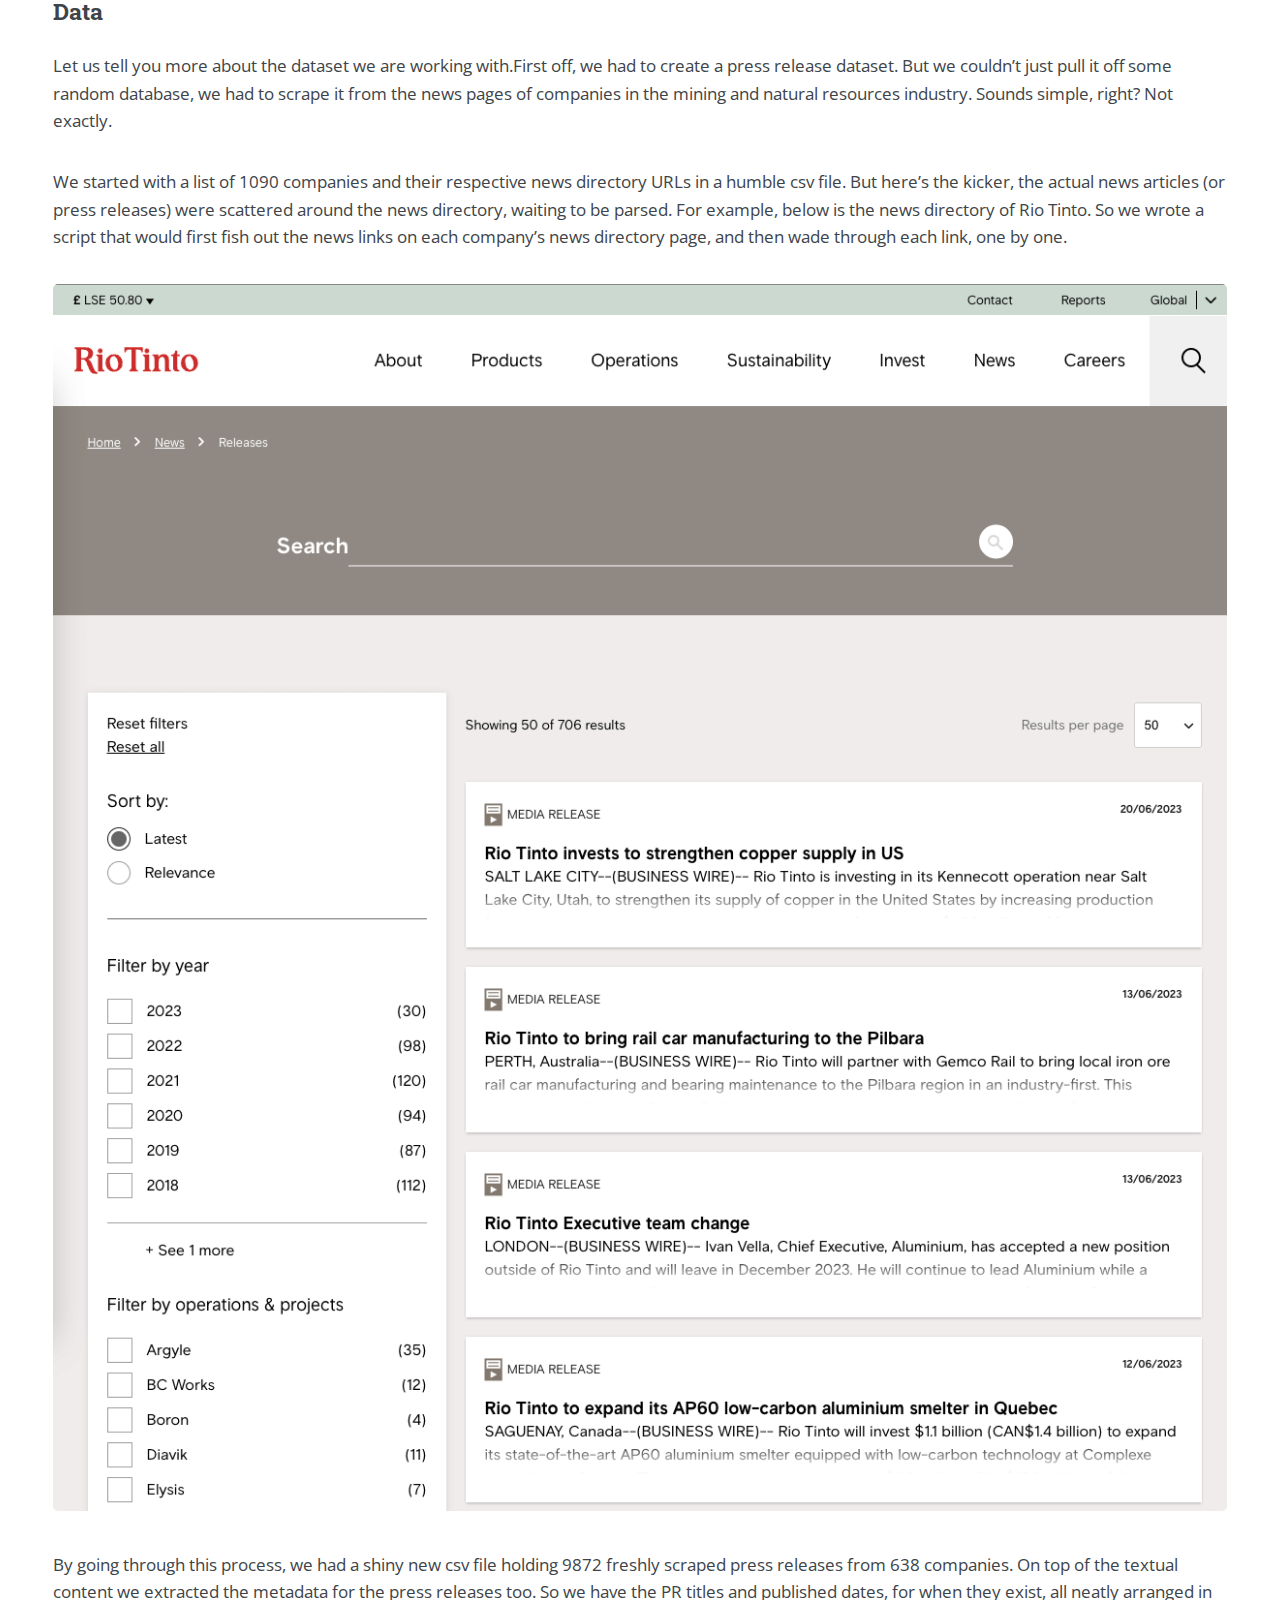
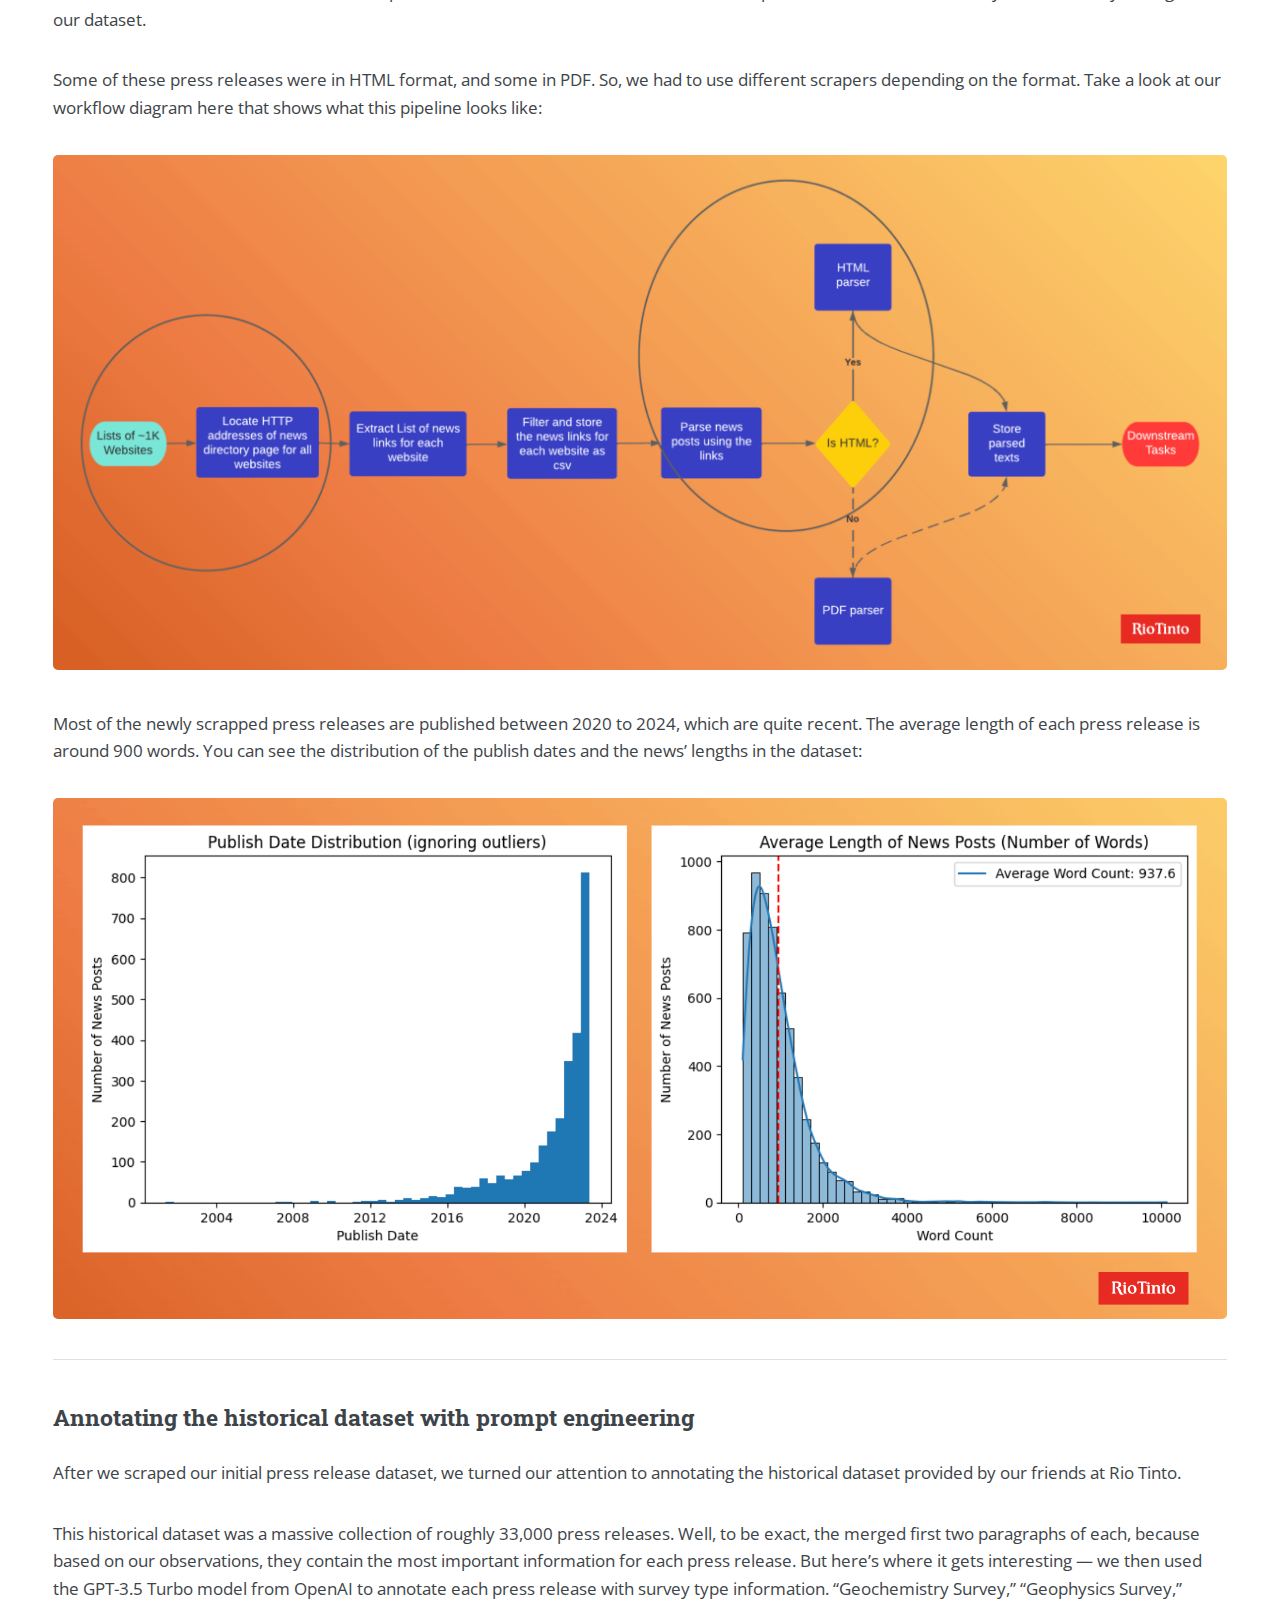
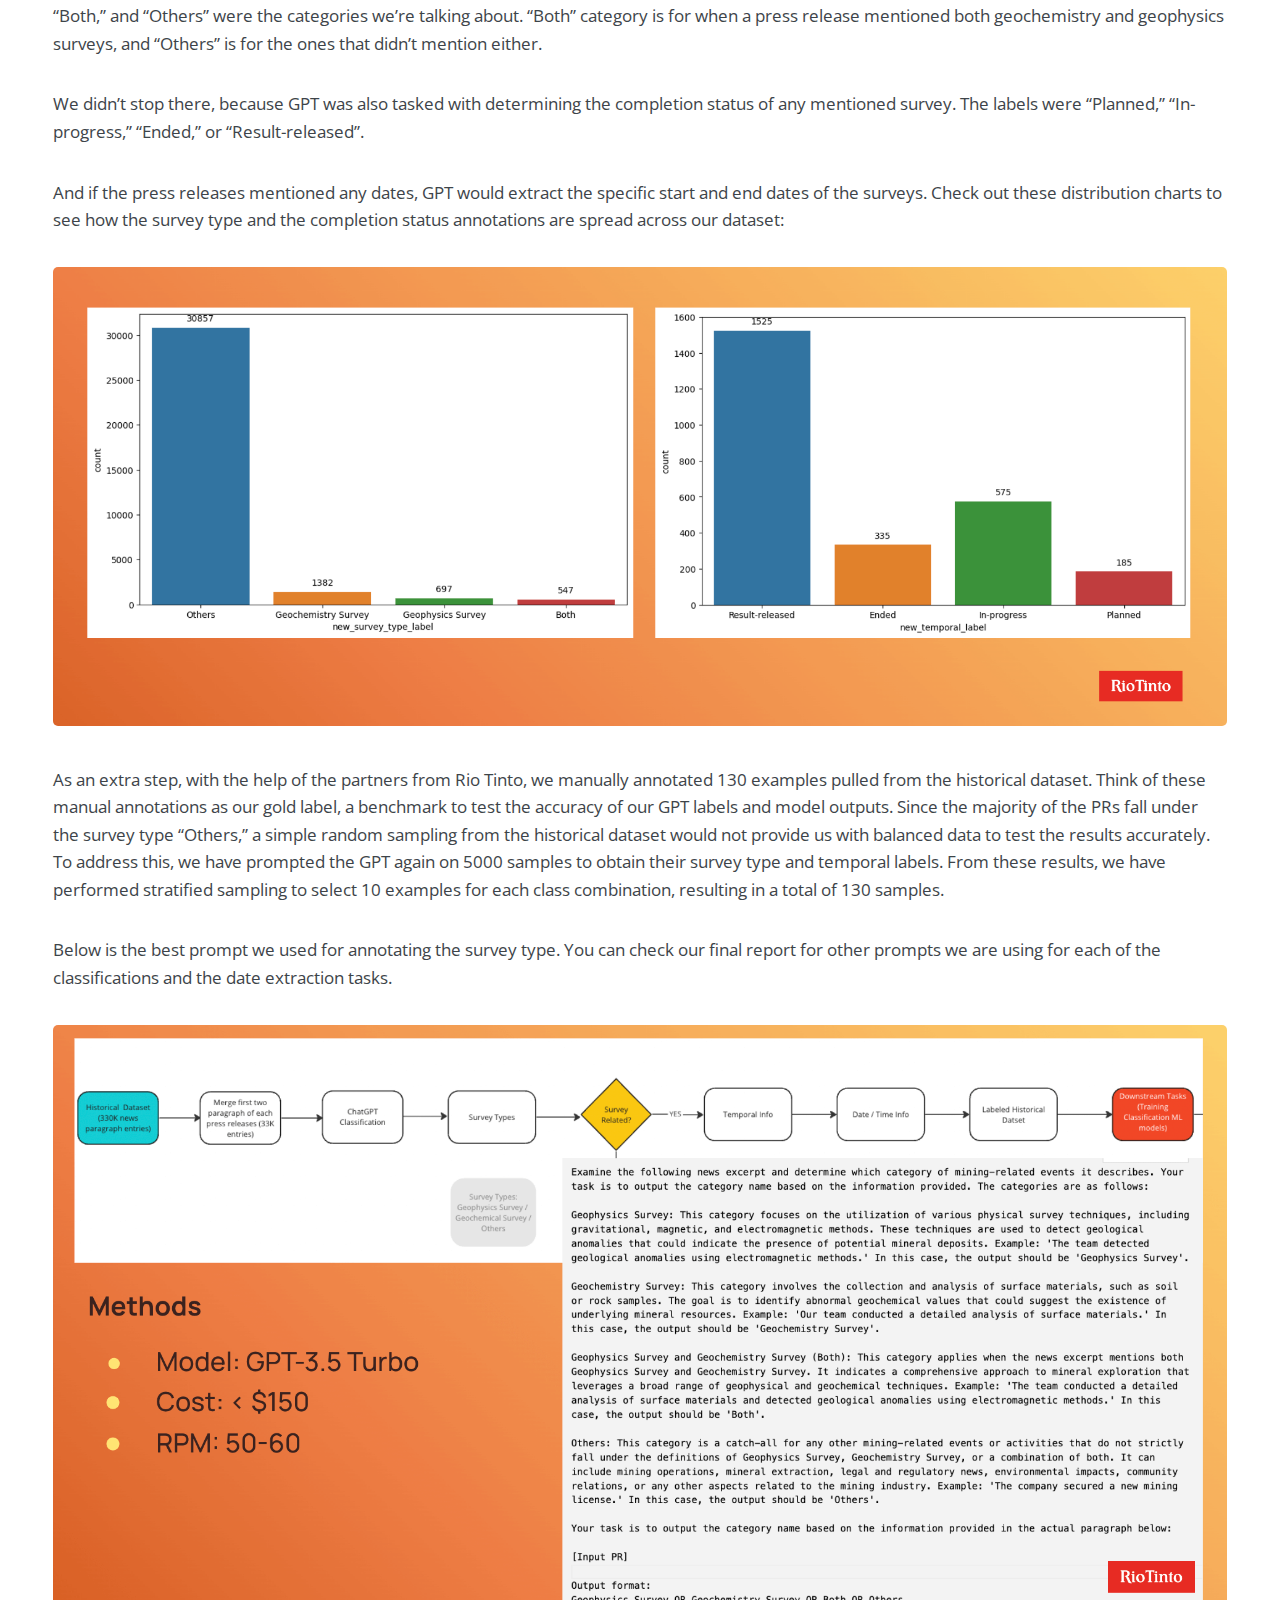
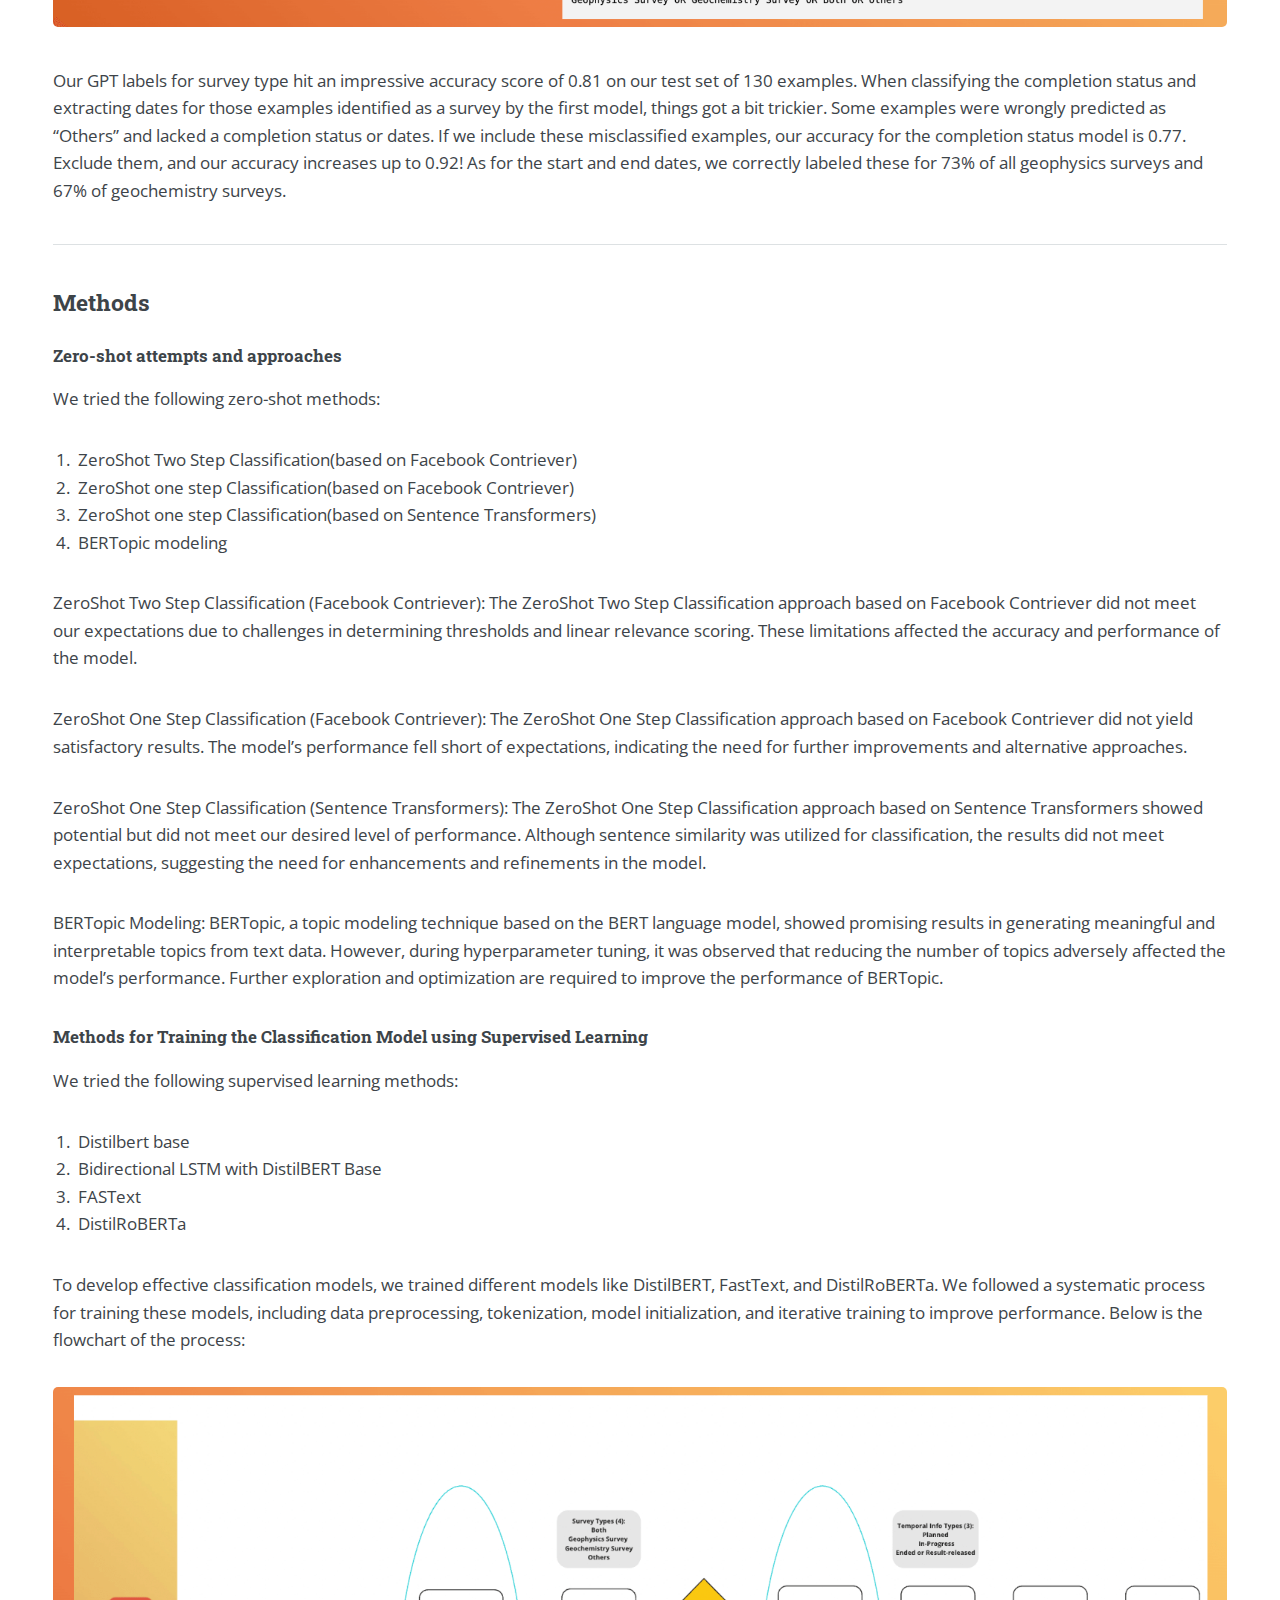
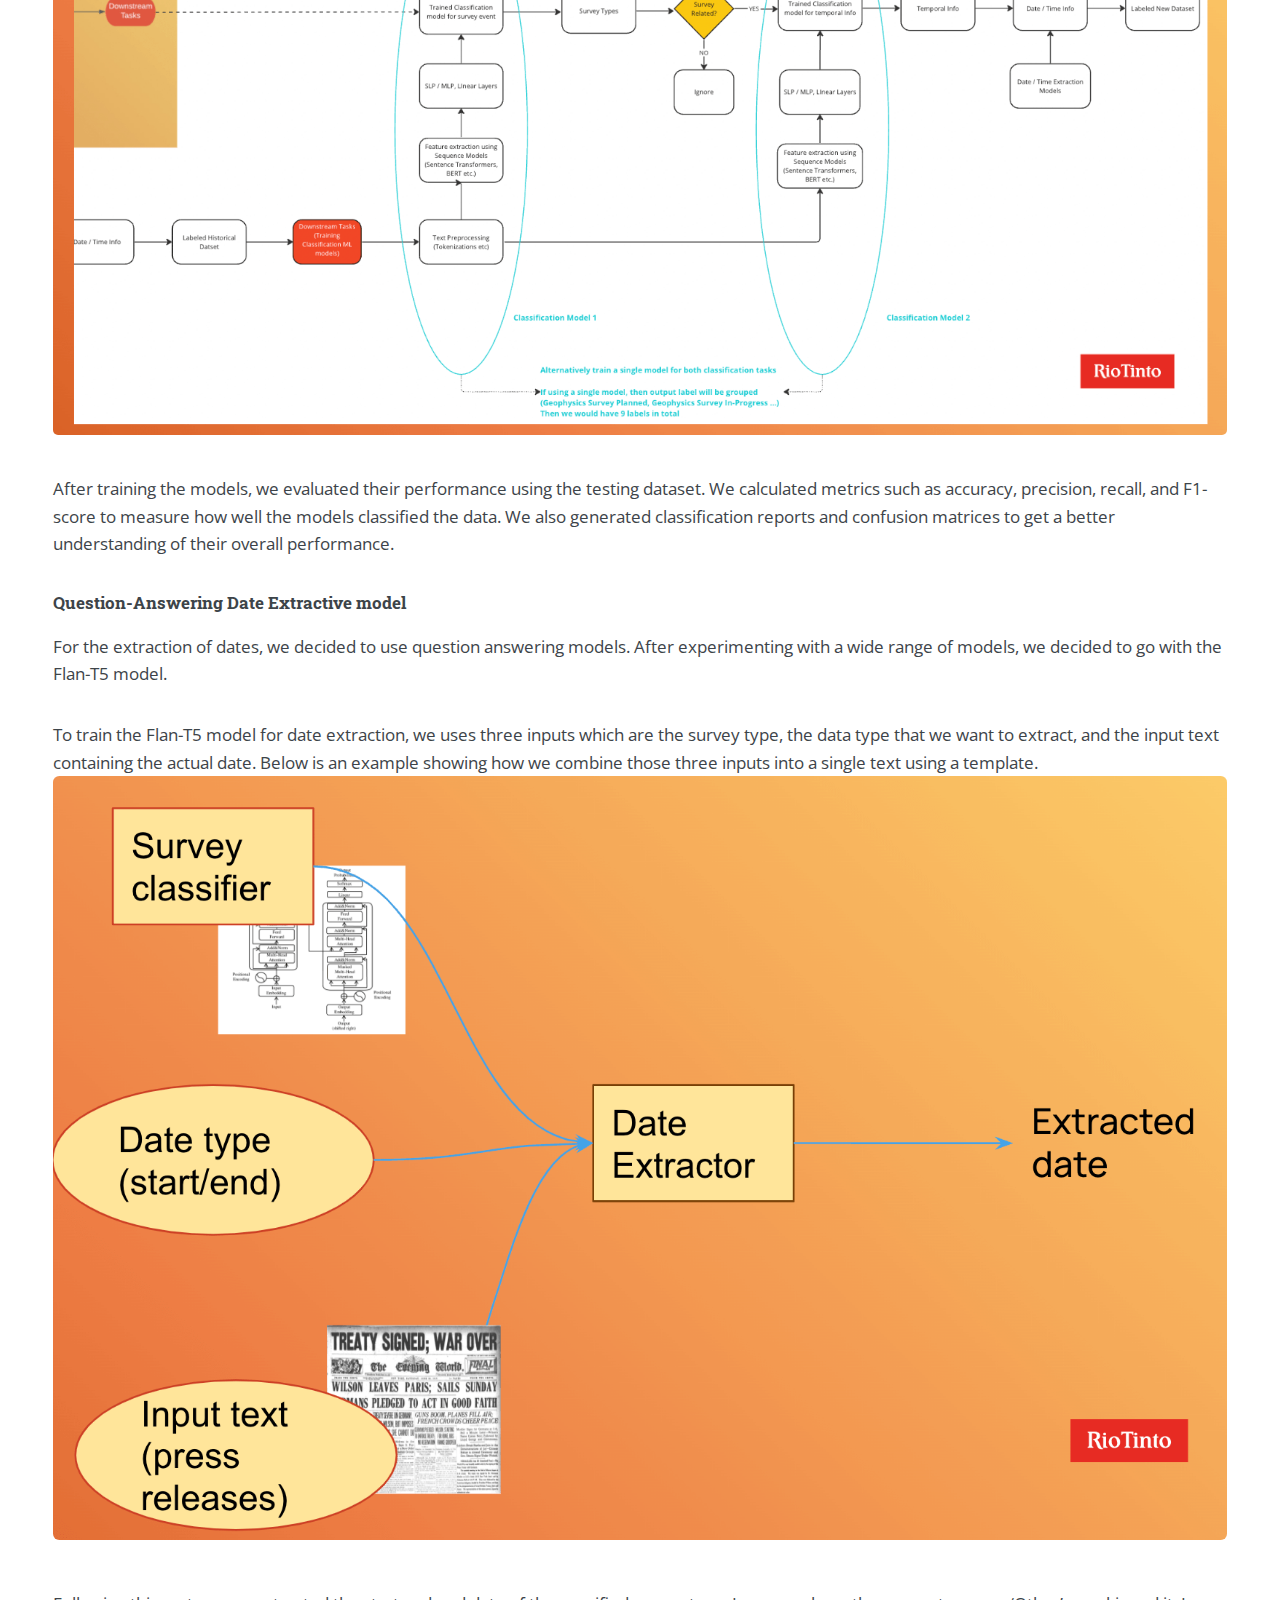
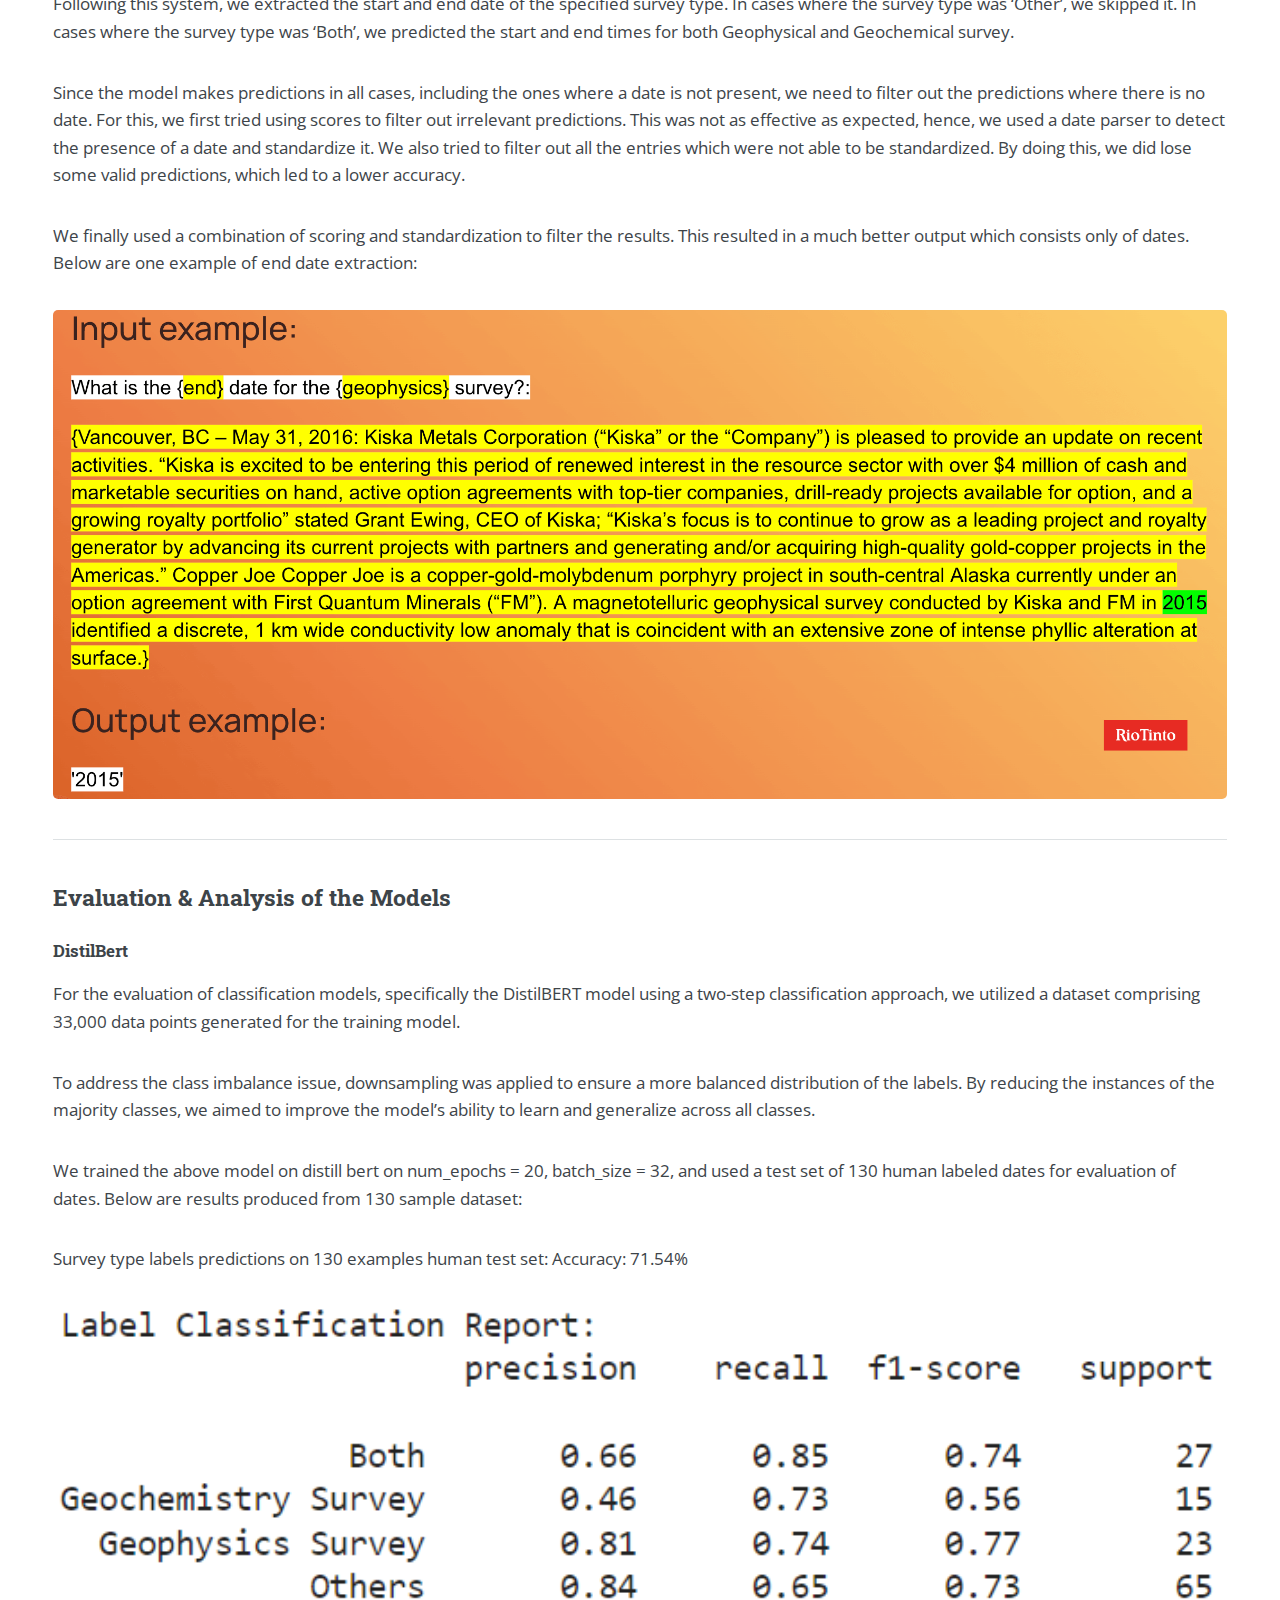
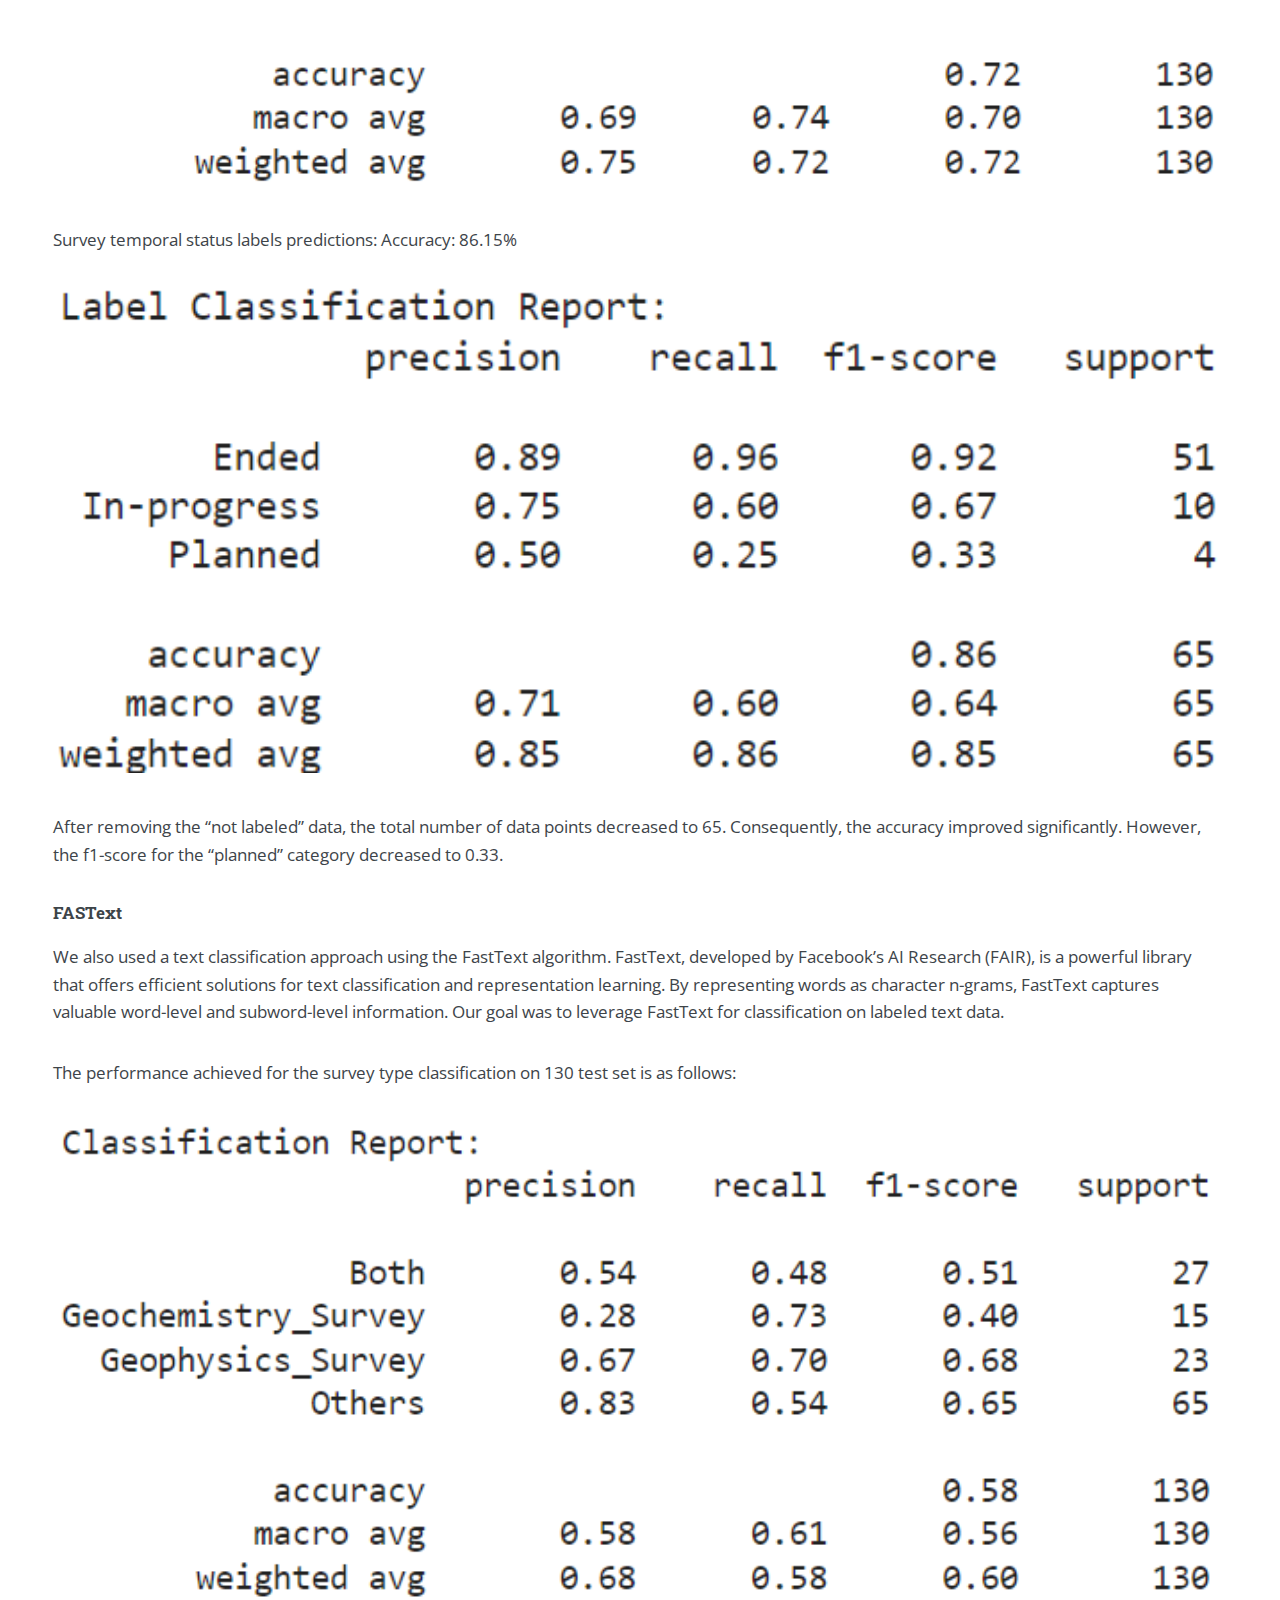
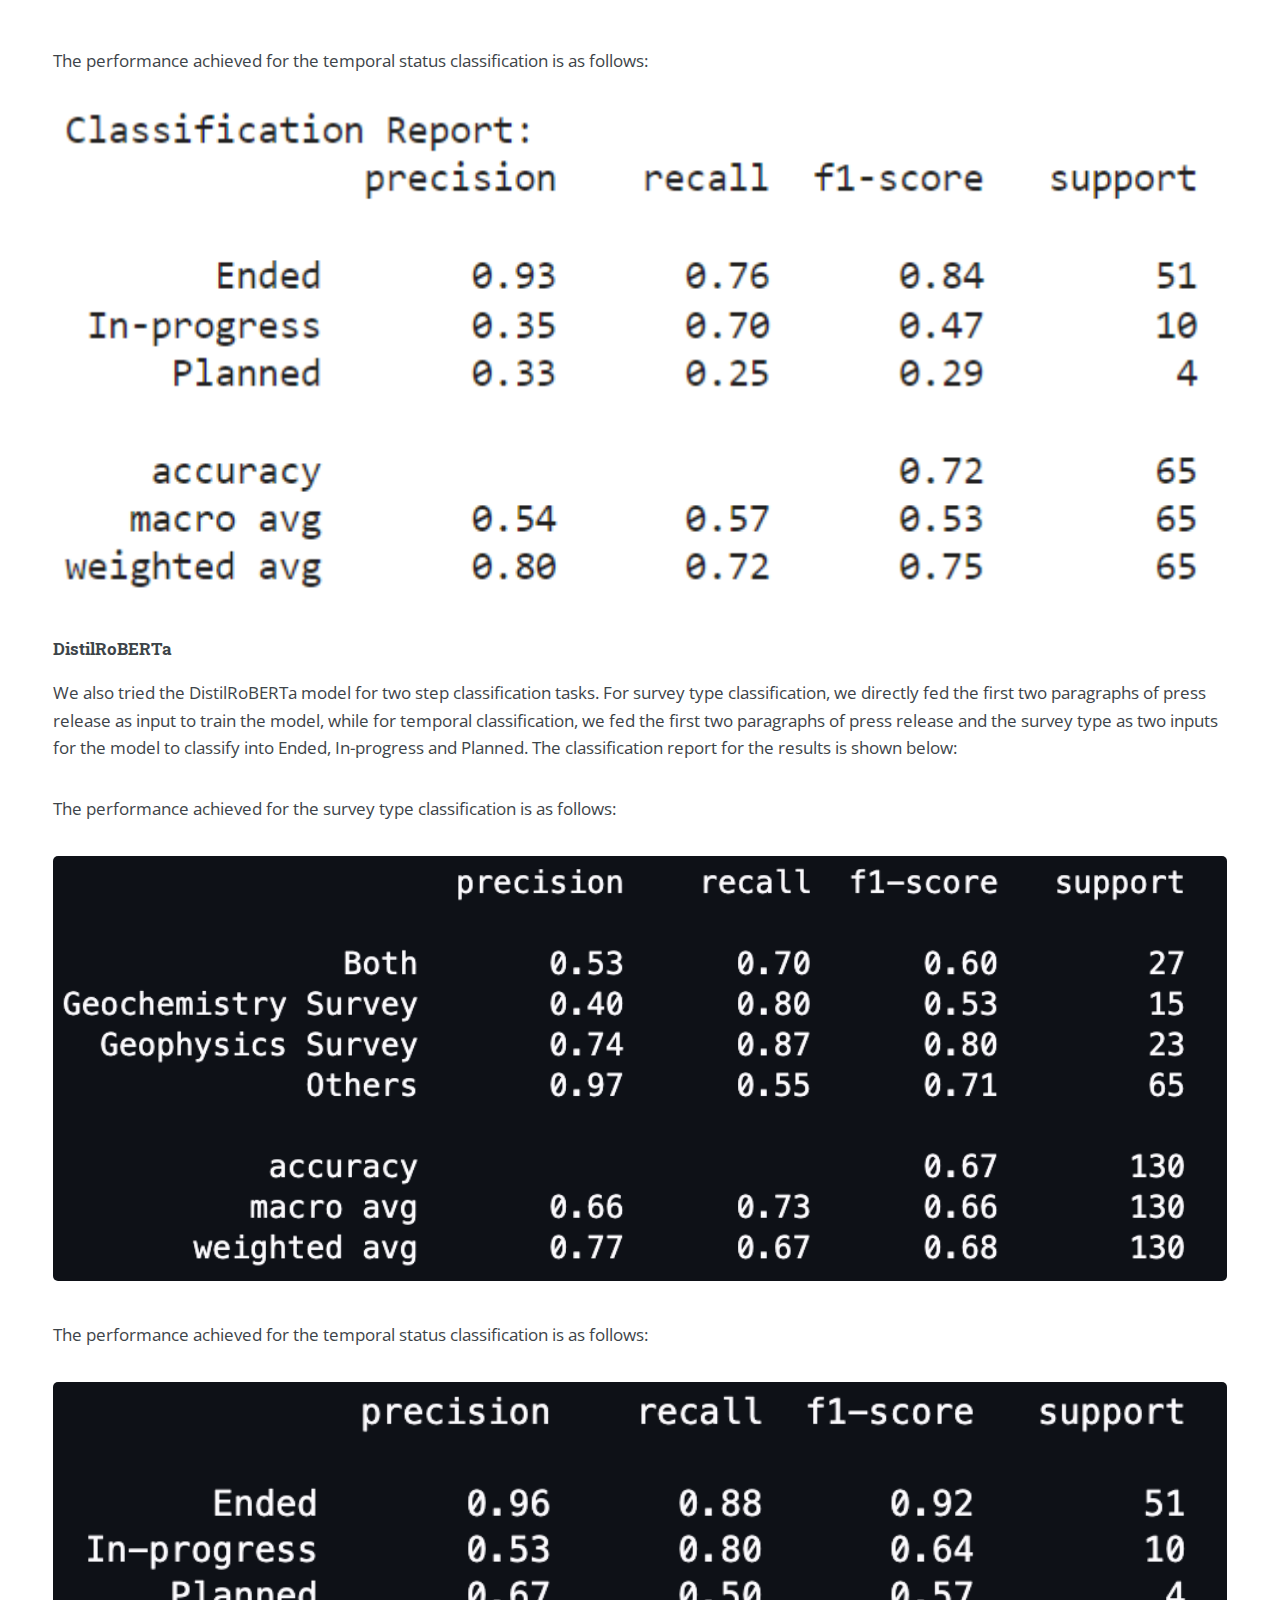
<file: rio-tinto.html>
<!DOCTYPE HTML>
<!--
	Editorial by HTML5 UP
	html5up.net | @ajlkn
	Free for personal and commercial use under the CCA 3.0 license (html5up.net/license)
-->
<html>

<head>
	<title>Blog - Rio Tinto Global Mining Business Intelligence Analyzer</title>
	<meta charset="utf-8" />
	<meta name="viewport" content="width=device-width, initial-scale=1, user-scalable=no" />
	<link rel="stylesheet" href="assets/css/main.css" />
</head>


<script async src="https://www.googletagmanager.com/gtag/js?id=G-Q6M5ZH96CD"></script>
<script>
	window.dataLayer = window.dataLayer || [];
	function gtag() { dataLayer.push(arguments); }
	gtag('js', new Date());

	gtag('config', 'G-Q6M5ZH96CD');
</script>

<body class="is-preload">

	<!-- Wrapper -->
	<div id="wrapper">

		<!-- Main -->
		<div id="main">
			<div class="inner">

				<!-- Header -->
				<header id="header">
					<a href="rio-tinto.html" class="logo"><strong>Blog Post</strong> by Alex (Zhipian) Zhang</a>
					<ul class="icons">
						<li><a href="#" class="icon brands fa-twitter"><span class="label">Twitter</span></a></li>
						<li><a href="#" class="icon brands fa-facebook-f"><span class="label">Facebook</span></a></li>
						<li><a href="#" class="icon brands fa-snapchat-ghost"><span class="label">Snapchat</span></a>
						</li>
						<li><a href="#" class="icon brands fa-instagram"><span class="label">Instagram</span></a></li>
						<li><a href="#" class="icon brands fa-medium-m"><span class="label">Medium</span></a></li>
					</ul>
				</header>

				<!-- Content -->
				<section>
					<header class="main">
						<h1>Rio Tinto Global Mining Business Intelligence Analyzer</h1>
					</header>

					<span class="image main"><img src="images/rio-tinto/coverpage.jpg" alt="" /></span>

					<p>Hey there! Welcome to our behind-the-scenes look at the creation of a unique AI project that’s
						helping Rio Tinto keep their finger on the pulse of the mining industry.</p>
					<p>Imagine this — a system that can wade through the vast ocean of the internet, combing through
						countless press releases from thousands of resource companies, and finding out the completion
						status of mining-related geophysics and geochemistry surveys. Sounds like science fiction? Well,
						it’s the technology for the future that we are developing today. Its aim? To collect all the
						critical intelligence about planned, in-progress, or recently completed mining-related surveys
						to help Rio Tinto make savvy investment decisions. Cool, right?</p>
					<p>The heart of the project is its well-defined focus, a product of numerous chats, debates, and
						brainstorming sessions with our partners. When we kicked off, we had around 20 overlapping
						mining-related events to pick from — everything from operational details to financial decisions
						and personnel changes. With so many possibilities, we did our homework and got familiar with the
						ins and outs of the mining industry, tracing the mineral exploration roadmap from initial
						prospecting and surveys all the way to discovery and continuous monitoring.</p>
					<p>But the jackpot question was — what event should we prioritize for tracking from a business
						perspective? After a lot of discussions, we and our partners concluded that the most valuable
						information to follow would be mining-related geophysics or geochemistry surveys, their
						completion status, and the survey's begin and end dates.</p>

					<span class="image main"><img src="images/rio-tinto/survey-types.png" alt="" /></span>

					<p>Now, onto the big hurdle: the data we received. Rio Tinto had given us an impressive dataset of
						around 33,000 press releases, but there was a catch — none of the info about survey type,
						temporal status, or date was labeled. Yes, you heard it right, a goldmine of information but not
						a label in sight.</p>
					<p>We took a swing at several unsupervised learning approaches, like topic modeling using Latent
						Dirichlet Allocation (LDA), and information retrieval using Facebook’s pretrained Contriver
						model for zero-shot classification. But the results? Well, let’s just say they left something to
						be desired.</p>
					<p>After a solid chat with our academic advisor, Professor Zhu, we realized that a supervised
						approach could be a game-changer for our performance levels. But how can you supervise without
						labels? That’s where GPT, one of the most popular large language models, comes in.</p>
					<p>We designed a workflow that passed the historical dataset through GPT to annotate the data. We
						started off with a basic prompt to annotate 5000 press releases and used stratified sampling to
						choose a 130-example test set. We then manually annotated each example and treated them as our
						ground-truth. By carefully tweaking our prompts and selecting the one with the best score on the
						test set, we were able to annotate the entire 33K PRs dataset.</p>
					<p>Once we had our labels, it was time to train our models. We leaned heavily on transformer-based
						models, utilizing both encoders and decoders, since they’re the go-to for classification and
						information retrieval tasks. We tried a few models, including Distilbert, Bidirectional LSTM,
						FASText, and DistilRoBERTa. We also experimented with adding extra input features to the model,
						like the survey type from the first model to improve the performance of the completion status
						classification model.</p>
					<p>And voila! The project came together like a well-oiled machine. Want to get a glimpse of the
						bigger picture? Check out the complete flow chart of our project below.</p>

					<span class="image main"><img src="images/rio-tinto/flowchart.png" alt="" /></span>

					<hr class="major" />

					<h2>Data</h2>
					<p>Let us tell you more about the dataset we are working with.First off, we had to create a press
						release dataset. But we couldn’t just pull it off some random database, we had to scrape it from
						the news pages of companies in the mining and natural resources industry. Sounds simple, right?
						Not exactly.</p>
					<p>We started with a list of 1090 companies and their respective news directory URLs in a humble csv
						file. But here’s the kicker, the actual news articles (or press releases) were scattered around
						the news directory, waiting to be parsed. For example, below is the news directory of Rio Tinto.
						So we wrote a script that would first fish out the news links on each company’s news directory
						page, and then wade through each link, one by one. </p>
					<span class="image main"><img src="images/rio-tinto/news-directory.png" alt="" /></span>

					<p>By going through this process, we had a shiny new csv file holding 9872 freshly scraped press
						releases from 638 companies. On top of the textual content we extracted the metadata for the
						press releases too. So we have the PR titles and published dates, for when they exist, all
						neatly arranged in our dataset.</p>
					<p>Some of these press releases were in HTML format, and some in PDF. So, we had to use different
						scrapers depending on the format. Take a look at our workflow diagram here that shows what this
						pipeline looks like:</p>
					<span class="image main"><img src="images/rio-tinto/scraping-flowchart.png" alt="" /></span>
					<p>Most of the newly scrapped press releases are published between 2020 to 2024, which are quite
						recent. The average length of each press release is around 900 words. You can see the
						distribution of the publish dates and the news’ lengths in the dataset:</p>
					<span class="image main"><img src="images/rio-tinto/publish-date-avg-len-dist.png" alt="" /></span>
					<hr class="major" />

					<h2>Annotating the historical dataset with prompt engineering</h2>
					<p>After we scraped our initial press release dataset, we turned our attention to annotating the
						historical dataset provided by our friends at Rio Tinto.</p>
					<p>This historical dataset was a massive collection of roughly 33,000 press releases. Well, to be
						exact, the merged first two paragraphs of each, because based on our observations, they contain
						the most important information for each press release. But here’s where it gets interesting — we
						then used the GPT-3.5 Turbo model from OpenAI to annotate each press release with survey type
						information. “Geochemistry Survey,” “Geophysics Survey,” “Both,” and “Others” were the
						categories we’re talking about. “Both” category is for when a press release mentioned both
						geochemistry and geophysics surveys, and “Others” is for the ones that didn’t mention either.
					</p>
					<p>We didn’t stop there, because GPT was also tasked with determining the completion status of any
						mentioned survey. The labels were “Planned,” “In-progress,” “Ended,” or “Result-released”.</p>
					<p>And if the press releases mentioned any dates, GPT would extract the specific start and end dates
						of the surveys. Check out these distribution charts to see how the survey type and the
						completion status annotations are spread across our dataset:</p>
					<span class="image main"><img src="images/rio-tinto/survey-type-temporal-dist.png" alt="" /></span>
					<p>As an extra step, with the help of the partners from Rio Tinto, we manually annotated 130
						examples pulled from the historical dataset. Think of these manual annotations as our gold
						label, a benchmark to test the accuracy of our GPT labels and model outputs. Since the majority
						of the PRs fall under the survey type “Others,” a simple random sampling from the historical
						dataset would not provide us with balanced data to test the results accurately. To address this,
						we have prompted the GPT again on 5000 samples to obtain their survey type and temporal labels.
						From these results, we have performed stratified sampling to select 10 examples for each class
						combination, resulting in a total of 130 samples.</p>
					<p>Below is the best prompt we used for annotating the survey type. You can check our final report
						for other prompts we are using for each of the classifications and the date extraction tasks.
					</p>
					<span class="image main"><img
							src="images/rio-tinto/prompt-engineering-pipeline-and-survey-type-prompt.png"
							alt="" /></span>

					<p>Our GPT labels for survey type hit an impressive accuracy score of 0.81 on our test set of 130
						examples. When classifying the completion status and extracting dates for those examples
						identified as a survey by the first model, things got a bit trickier. Some examples were wrongly
						predicted as “Others” and lacked a completion status or dates. If we include these misclassified
						examples, our accuracy for the completion status model is 0.77. Exclude them, and our accuracy
						increases up to 0.92! As for the start and end dates, we correctly labeled these for 73% of all
						geophysics surveys and 67% of geochemistry surveys.</p>

					<hr class="major" />
					<h2>Methods</h2>
					<h3>Zero-shot attempts and approaches</h3>
					<p>We tried the following zero-shot methods:</p>
					<ol>
						<li>ZeroShot Two Step Classification(based on Facebook Contriever)</li>
						<li>ZeroShot one step Classification(based on Facebook Contriever)</li>
						<li>ZeroShot one step Classification(based on Sentence Transformers)</li>
						<li>BERTopic modeling</li>
					</ol>
					<p>ZeroShot Two Step Classification (Facebook Contriever): The ZeroShot Two Step Classification
						approach based on Facebook Contriever did not meet our expectations due to challenges in
						determining thresholds and linear relevance scoring. These limitations affected the accuracy and
						performance of the model.</p>
					<p>ZeroShot One Step Classification (Facebook Contriever): The ZeroShot One Step Classification
						approach based on Facebook Contriever did not yield satisfactory results. The model’s
						performance fell short of expectations, indicating the need for further improvements and
						alternative approaches.</p>
					<p>ZeroShot One Step Classification (Sentence Transformers): The ZeroShot One Step Classification
						approach based on Sentence Transformers showed potential but did not meet our desired level of
						performance. Although sentence similarity was utilized for classification, the results did not
						meet expectations, suggesting the need for enhancements and refinements in the model.</p>
					<p>BERTopic Modeling: BERTopic, a topic modeling technique based on the BERT language model, showed
						promising results in generating meaningful and interpretable topics from text data. However,
						during hyperparameter tuning, it was observed that reducing the number of topics adversely
						affected the model’s performance. Further exploration and optimization are required to improve
						the performance of BERTopic.</p>
					<h3>Methods for Training the Classification Model using Supervised Learning</h3>
					<p>We tried the following supervised learning methods:</p>
					<ol>
						<li>Distilbert base</li>
						<li>Bidirectional LSTM with DistilBERT Base</li>
						<li>FASText</li>
						<li>DistilRoBERTa</li>
					</ol>
					<p>To develop effective classification models, we trained different models like DistilBERT,
						FastText, and DistilRoBERTa. We followed a systematic process for training these models,
						including data preprocessing, tokenization, model initialization, and iterative training to
						improve performance. Below is the flowchart of the process:</p>
					<span class="image main"><img src="images/rio-tinto/model-training-flowchart.png" alt="" /></span>
					<p>After training the models, we evaluated their performance using the testing dataset. We
						calculated metrics such as accuracy, precision, recall, and F1-score to measure how well the
						models classified the data. We also generated classification reports and confusion matrices to
						get a better understanding of their overall performance.</p>
					<h3>Question-Answering Date Extractive model</h3>
					<p>For the extraction of dates, we decided to use question answering models. After experimenting
						with a wide range of models, we decided to go with the Flan-T5 model. </p>
					<p>To train the Flan-T5 model for date extraction, we uses three inputs which are the survey type,
						the data type that we want to extract, and the input text containing the actual date. Below is
						an example showing how we combine those three inputs into a single text using a template.
						<span class="image main"><img src="images/rio-tinto/date-extraction-inputs.png" alt="" /></span>

					<p>Following this system, we extracted the start and end date of the specified survey type. In cases
						where the survey type was ‘Other’, we skipped it. In cases where the survey type was ‘Both’, we
						predicted the start and end times for both Geophysical and Geochemical survey.</p>
					<p>Since the model makes predictions in all cases, including the ones where a date is not present,
						we need to filter out the predictions where there is no date. For this, we first tried using
						scores to filter out irrelevant predictions. This was not as effective as expected, hence, we
						used a date parser to detect the presence of a date and standardize it. We also tried to filter
						out all the entries which were not able to be standardized. By doing this, we did lose some
						valid predictions, which led to a lower accuracy.</p>
					<p>We finally used a combination of scoring and standardization to filter the results. This resulted
						in a much better output which consists only of dates. Below are one example of end date
						extraction:</p>
					<span class="image main"><img src="images/rio-tinto/end-date-extraction-example.png"
							alt="" /></span>

					<hr class="major" />
					<h2>Evaluation & Analysis of the Models</h2>
					<h3>DistilBert</h3>
					<p>For the evaluation of classification models, specifically the DistilBERT model using a two-step
						classification approach, we utilized a dataset comprising 33,000 data points generated for the
						training model.</p>
					<p>To address the class imbalance issue, downsampling was applied to ensure a more balanced
						distribution of the labels. By reducing the instances of the majority classes, we aimed to
						improve the model’s ability to learn and generalize across all classes.</p>
					<p>We trained the above model on distill bert on num_epochs = 20, batch_size = 32, and used a test
						set of 130 human labeled dates for evaluation of dates. Below are results produced from 130
						sample dataset:</p>
					<p>Survey type labels predictions on 130 examples human test set: Accuracy: 71.54%</p>
					<span class="image main"><img src="images/rio-tinto/DistilBert-surveytype.png" alt="" /></span>
					<p>Survey temporal status labels predictions: Accuracy: 86.15%</p>
					<span class="image main"><img src="images/rio-tinto/DistilBert-surveytemporalstatus.png"
							alt="" /></span>
					<p>After removing the “not labeled” data, the total number of data points decreased to 65.
						Consequently, the accuracy improved significantly. However, the f1-score for the “planned”
						category decreased to 0.33.</p>

					<h3>FASText</h3>
					<p>We also used a text classification approach using the FastText algorithm. FastText, developed by
						Facebook’s AI Research (FAIR), is a powerful library that offers efficient solutions for text
						classification and representation learning. By representing words as character n-grams, FastText
						captures valuable word-level and subword-level information. Our goal was to leverage FastText
						for classification on labeled text data.</p>
					<p>The performance achieved for the survey type classification on 130 test set is as follows:</p>
					<span class="image main"><img src="images/rio-tinto/FASText-surveytype.png" alt="" /></span>
					<p>The performance achieved for the temporal status classification is as follows:</p>
					<span class="image main"><img src="images/rio-tinto/FASText-surveytemporalstatus.png"
							alt="" /></span>

					<h3>DistilRoBERTa</h3>
					<p>We also tried the DistilRoBERTa model for two step classification tasks. For survey type
						classification, we directly fed the first two paragraphs of press release as input to train the
						model, while for temporal classification, we fed the first two paragraphs of press release and
						the survey type as two inputs for the model to classify into Ended, In-progress and Planned. The
						classification report for the results is shown below:</p>
					<p>The performance achieved for the survey type classification is as follows:</p>
					<span class="image main"><img src="images/rio-tinto/DistilRoBERTa-surveytype.png" alt="" /></span>
					<p>The performance achieved for the temporal status classification is as follows:</p>
					<span class="image main"><img src="images/rio-tinto/DistilRoBERTa-surveytemporalstatus.png"
							alt="" /></span>

					<p>In our exploration of classification approaches, we noted BERT-based methods such as BERTopic and
						DistilBERT to be remarkably effective, especially for 'label' classification tasks. FastText too
						performed well, thanks to its use of word embeddings.</p>
					<p>However, not all results hit the mark. The zero-shot Contriever and DistilBERT enhanced with
						bidirectional LSTM and pooling, failed to deliver expected improvements. This underperformance
						signals potential difficulties in defining thresholds and issues with linear relevance scoring.
					</p>
					<p>A key insight from our analysis was DistilBERT's contrasting performance - exceptional accuracy
						for 'label' classification, but a downturn for 'temporal_label' classification. This discrepancy
						underscores the need to refine our training data and labeling process.</p>
					<p>Our system, notably, leans towards generating more false positives than false negatives - a
						concern as it may cause misclassifications and inaccuracies, impacting the system's overall
						reliability.</p>
					<p>While we haven't analyzed results from time-stamped data or long-term trends, it’s noteworthy
						that despite our survey-type classification falling short of DistilBERT, it outperforms the
						latter in temporal status. This improvement could be due to the additional contextual
						information provided to the model, like the type of survey.</p>

					<h3>Question-Answering Date Extractive model (Flan-T5)</h3>
					<p>We recently evaluated our dates extraction model using a test set of 130 human-labeled data
						points, and the date extractive model achieve an overall accuracy of 50.54%. </p>
					<p>Although our date extraction model fell short of GPT's performance — with GPT achieving 73%
						accuracy for the geophysics survey and 67% for the geochemistry survey — it's crucial to dive
						deeper into the figures to gain a comprehensive understanding.</p>
					<p>The finer points behind the results are:</p>
					<ol>
						<li>Standardization: When the model encounters incomplete date information, it defaults to the
							current date for the missing data. For example, an input of '2013' is predicted as
							'2013-06-14', assuming the current date is June 14. This standardization leads to an
							apparent mismatch in accuracy calculations, although, in essence, the year is correctly
							predicted.</li>
						<li>Formats: The model stumbles when it comes to unconventional date formats like 'Mid-July',
							which it can't readily standardize to a specific date. In these cases, the output is marked
							as N/A, leading to an apparent mismatch despite the actual dates overlapping.</li>
						<li>Concluded Surveys: When a survey concludes, it may not always make sense to have separate
							start and end dates. For instance, if a survey ends on December 6, the model predicts the
							start date as December 6 while marking the end date as N/A. While this result gives us the
							necessary information, it technically counts as a mismatch due to the data being in
							different columns.</li>
					</ol>
					<p>These nuances highlight the need for an in-depth understanding of accuracy calculations beyond
						the raw percentage figures. Despite the lower accuracy, our model still provides valuable date
						information — you just need to know where to look!</p>

					<hr class="major" />
					<h2>Future work</h2>
					<p>There are also some additional work we can do in the future to further improve our project:</p>
					<h3>Expanding test set to make the distribution of each class more balanced</h3>
					<p>We used a manually labeled 130 examples test set to verify the accuracies of the classification
						and date labels produced by GPT, and choose the prompts that produced the highest accuracies as
						the prompt we used to generate the training labels. However, the manual labeling procedure is
						only performed after we select 10 samples from each class combination from a historical dataset,
						based on the results of an initial labeling using a baseline GPT prompt. Since the baseline
						prompts are written before the start of prompt engineering, they not produce the results as
						accurately as our best prompts. As a result, some stratified samples do not actually belong to
						the class combinations that they were initially labeled, resulting in an unbalanced 130 examples
						test set, especially for the completion status labels — the majority of the labels in the 130
						test set actually belongs to “Ended or Result-released”, and there are fewer examples in the
						“Planned” and “In-progress”. Therefore, in the future the 130 test set can be expanded to have
						balanced representations of examples in each class.</p>
					<h3>Further improve the performance of the date extraction models</h3>
					<p>While we achieve a relatively high accuracy on both of the classification models, we could work
						on improving the accuracy of our dates extraction model. We should accommodate more date formats
						so the system doesn’t ignore a lot of valid predictions.</p>
					<p>Another suggestion to improve our accuracy is to also take into account the temporal
						classification when training the models to make inference. For example, when the temporal status
						for a particular survey is “Planned” or “Ended or Result Released”, then it wouldn’t make sense
						to predict the separate start or end date for the survey, since a survey could be planned or
						ended only in a single moment in time. Therefore, in the future we could consider training
						separate date extraction models for different types of the press releases.</p>

					<hr class="major" />
					<h2>Conclusion</h2>
					<p>And there you have it! From scraping mining-related press releases to training machine learning
						models and to dealing with challenges of label-less data — it’s been quite a journey! As we dig
						deeper into this project, we’re continually refining our models, learning more about the nuances
						of the mining industry, and improving our strategies for data balance and accuracy.</p>
					<p>We’re extremely grateful to have had this opportunity to work with Rio Tinto and create something
						meaningful and valuable for the mining industry. It’s been an enlightening journey and we’re
						eager to continue this work, pushing the boundaries of what machine learning can achieve.</p>
					<p>Thank you for following along with us on this adventure. Remember, the exciting world of data
						science is a journey, not a destination, and there are always new frontiers to explore. We can’t
						wait to share more of our findings and experiences with you. Stay tuned and until then, keep
						discovering!</p>
				</section>

			</div>
		</div>

		<!-- Sidebar -->
		<div id="sidebar">
			<div class="inner">

				<!-- Search -->
				<section id="search" class="alt">
					<form method="post" action="#">
						<input type="text" name="query" id="query" placeholder="Search" />
					</form>
				</section>

				<!-- Menu -->
				<nav id="menu">
					<header class="major">
						<h2>Menu</h2>
					</header>
					<ul>
						<li><a href="index.html">Homepage</a></li>
						<li><a href="certificates.html">Certificates</a></li>
						<!-- <li><a href="generic.html">Generic</a></li>
									<li><a href="elements.html">Elements</a></li>
									<li>
										<span class="opener">Submenu</span>
										<ul>
											<li><a href="#">Lorem Dolor</a></li>
											<li><a href="#">Ipsum Adipiscing</a></li>
											<li><a href="#">Tempus Magna</a></li>
											<li><a href="#">Feugiat Veroeros</a></li>
										</ul>
									</li>
									<li><a href="#">Etiam Dolore</a></li>
									<li><a href="#">Adipiscing</a></li>
									<li>
										<span class="opener">Another Submenu</span>
										<ul>
											<li><a href="#">Lorem Dolor</a></li>
											<li><a href="#">Ipsum Adipiscing</a></li>
											<li><a href="#">Tempus Magna</a></li>
											<li><a href="#">Feugiat Veroeros</a></li>
										</ul>
									</li>
									<li><a href="#">Maximus Erat</a></li>
									<li><a href="#">Sapien Mauris</a></li>
									<li><a href="#">Amet Lacinia</a></li> -->
					</ul>
				</nav>

				<!-- Section -->
				<section>
					<header class="major">
						<h2>Recent blogs</h2>
					</header>
					<div class="mini-posts">
						<article>
							<a href="lenovo-vllm-deploy.html" class="image"><img
									src="images/lenovo/coverpage-simplified.png" alt="" /></a>
							<p>Discover how to scale generative AI applications cost-effectively by deploying
								open-source models with vLLM on Kubernetes, enabling high-volume data processing without
								relying on expensive third-party APIs.</p>
						</article>
						<article>
							<a href="rio-tinto.html" class="image"><img
									src="images/rio-tinto/mining-event-tracker-thumbnails.png" alt="" /></a>
							<p>Uses AI to analyze online press releases, to track mining-related surveys and their
								completion timelines, to help Rio Tinto better invest.</p>
						</article>
						<article>
							<a href="mini-gpt.html" class="image"><img src="images/mini-gpt/coverpage.png" alt="" /></a>
							<p>Train your own large language models (LLMs) to generate industry-specific responses,
								using reinforcement learning and memory optimization techniques.</p>
						</article>
						<!-- <article>
										<a href="#" class="image"><img src="images/pic09.jpg" alt="" /></a>
										<p>Aenean ornare velit lacus, ac varius enim lorem ullamcorper dolore aliquam.</p>
									</article> -->
					</div>
					<ul class="actions">
						<li><a href="#" class="button">More</a></li>
					</ul>
				</section>

				<!-- Section -->
				<section>
					<header class="major">
						<h2>Get in touch</h2>
					</header>
					<p>If you are interested in learning more about my work, feel free to get in touch.</p>
					<ul class="contact">
						<li class="icon solid fa-envelope"><a href="#">zhangzhipian1@gmail.com</a></li>
						<li class="icon solid fa-phone">(604) 720-2269</li>
						<!-- <li class="icon solid fa-home">1234 Somewhere Road #8254<br />
									Nashville, TN 00000-0000</li> -->
					</ul>
				</section>

				<!-- Footer -->
				<footer id="footer">
					<p class="copyright">&copy; Zhipian Zhang. All rights reserved. Demo Images: <a
							href="">Unsplash</a>. Design: <a href="">HTML5 UP</a>.</p>
				</footer>

			</div>
		</div>

	</div>

	<!-- Scripts -->
	<script src="assets/js/jquery.min.js"></script>
	<script src="assets/js/browser.min.js"></script>
	<script src="assets/js/breakpoints.min.js"></script>
	<script src="assets/js/util.js"></script>
	<script src="assets/js/main.js"></script>

</body>

</html>
</file>
<file: assets/css/prism.css>
/* PrismJS 1.29.0
https://prismjs.com/download.html#themes=prism&languages=markup+css+clike+javascript+bash+json+yaml */
code[class*=language-],pre[class*=language-]{color:#000;background:0 0;text-shadow:0 1px #fff;font-family:Consolas,Monaco,'Andale Mono','Ubuntu Mono',monospace;font-size:1em;text-align:left;white-space:pre;word-spacing:normal;word-break:normal;word-wrap:normal;line-height:1.5;-moz-tab-size:4;-o-tab-size:4;tab-size:4;-webkit-hyphens:none;-moz-hyphens:none;-ms-hyphens:none;hyphens:none}code[class*=language-] ::-moz-selection,code[class*=language-]::-moz-selection,pre[class*=language-] ::-moz-selection,pre[class*=language-]::-moz-selection{text-shadow:none;background:#b3d4fc}code[class*=language-] ::selection,code[class*=language-]::selection,pre[class*=language-] ::selection,pre[class*=language-]::selection{text-shadow:none;background:#b3d4fc}@media print{code[class*=language-],pre[class*=language-]{text-shadow:none}}pre[class*=language-]{padding:1em;margin:.5em 0;overflow:auto}:not(pre)>code[class*=language-],pre[class*=language-]{background:#f5f2f0}:not(pre)>code[class*=language-]{padding:.1em;border-radius:.3em;white-space:normal}.token.cdata,.token.comment,.token.doctype,.token.prolog{color:#708090}.token.punctuation{color:#999}.token.namespace{opacity:.7}.token.boolean,.token.constant,.token.deleted,.token.number,.token.property,.token.symbol,.token.tag{color:#905}.token.attr-name,.token.builtin,.token.char,.token.inserted,.token.selector,.token.string{color:#690}.language-css .token.string,.style .token.string,.token.entity,.token.operator,.token.url{color:#9a6e3a;background:hsla(0,0%,100%,.5)}.token.atrule,.token.attr-value,.token.keyword{color:#07a}.token.class-name,.token.function{color:#dd4a68}.token.important,.token.regex,.token.variable{color:#e90}.token.bold,.token.important{font-weight:700}.token.italic{font-style:italic}.token.entity{cursor:help}
</file>
<file: assets/css/main.css>
@import url(fontawesome-all.min.css);
@import url("https://fonts.googleapis.com/css?family=Open+Sans:400,600,400italic,600italic|Roboto+Slab:400,700");
/*
	Editorial by HTML5 UP
	html5up.net | @ajlkn
	Free for personal and commercial use under the CCA 3.0 license (html5up.net/license)
*/
html, body, div, span, applet, object,
iframe, h1, h2, h3, h4, h5, h6, p, blockquote,
pre, a, abbr, acronym, address, big, cite,
code, del, dfn, em, img, ins, kbd, q, s, samp,
small, strike, strong, sub, sup, tt, var, b,
u, i, center, dl, dt, dd, ol, ul, li, fieldset,
form, label, legend, table, caption, tbody,
tfoot, thead, tr, th, td, article, aside,
canvas, details, embed, figure, figcaption,
footer, header, hgroup, menu, nav, output, ruby,
section, summary, time, mark, audio, video {
  margin: 0;
  padding: 0;
  border: 0;
  font-size: 100%;
  font: inherit;
  vertical-align: baseline; }

article, aside, details, figcaption, figure,
footer, header, hgroup, menu, nav, section {
  display: block; }

body {
  line-height: 1; }

ol, ul {
  list-style: none; }

blockquote, q {
  quotes: none; }
  blockquote:before, blockquote:after, q:before, q:after {
    content: '';
    content: none; }

table {
  border-collapse: collapse;
  border-spacing: 0; }

body {
  -webkit-text-size-adjust: none; }

mark {
  background-color: transparent;
  color: inherit; }

input::-moz-focus-inner {
  border: 0;
  padding: 0; }

input, select, textarea {
  -moz-appearance: none;
  -webkit-appearance: none;
  -ms-appearance: none;
  appearance: none; }

/* Basic */
@-ms-viewport {
  width: device-width; }

body {
  -ms-overflow-style: scrollbar; }

@media screen and (max-width: 480px) {
  html, body {
    min-width: 320px; } }

html {
  box-sizing: border-box; }

*, *:before, *:after {
  box-sizing: inherit; }

body {
  background: #ffffff; }
  body.is-preload *, body.is-preload *:before, body.is-preload *:after, body.is-resizing *, body.is-resizing *:before, body.is-resizing *:after {
    -moz-animation: none !important;
    -webkit-animation: none !important;
    -ms-animation: none !important;
    animation: none !important;
    -moz-transition: none !important;
    -webkit-transition: none !important;
    -ms-transition: none !important;
    transition: none !important; }

/* Type */
body, input, select, textarea {
  color: #7f888f;
  font-family: "Open Sans", sans-serif;
  font-size: 13pt;
  font-weight: 400;
  line-height: 1.65; }
  @media screen and (max-width: 1680px) {
    body, input, select, textarea {
      font-size: 11pt; } }
  @media screen and (max-width: 1280px) {
    body, input, select, textarea {
      font-size: 10pt; } }
  @media screen and (max-width: 360px) {
    body, input, select, textarea {
      font-size: 9pt; } }

a {
  -moz-transition: color 0.2s ease-in-out, border-bottom-color 0.2s ease-in-out;
  -webkit-transition: color 0.2s ease-in-out, border-bottom-color 0.2s ease-in-out;
  -ms-transition: color 0.2s ease-in-out, border-bottom-color 0.2s ease-in-out;
  transition: color 0.2s ease-in-out, border-bottom-color 0.2s ease-in-out;
  border-bottom: dotted 1px;
  color: #f56a6a;
  text-decoration: none; }
  a:hover {
    border-bottom-color: #f56a6a;
    color: #f56a6a !important; }
    a:hover strong {
      color: inherit; }

strong, b {
  color: #3d4449;
  font-weight: 600; }

em, i {
  font-style: italic; }

p {
  margin: 0 0 2em 0; 
  font-size: 1.25em;
  color: #3d4449;
}

h1, h2, h3, h4, h5, h6 {
  color: #3d4449;
  font-family: "Roboto Slab", serif;
  font-weight: 700;
  line-height: 1.5;
  margin: 0 0 1em 0; }
  h1 a, h2 a, h3 a, h4 a, h5 a, h6 a {
    color: inherit;
    text-decoration: none;
    border-bottom: 0; }

h1 {
  font-size: 4em;
  margin: 0 0 0.5em 0;
  line-height: 1.3; }

h2 {
  font-size: 1.75em; }

h3 {
  font-size: 1.25em; }

h4 {
  font-size: 1.1em; }

h5 {
  font-size: 0.9em; }

h6 {
  font-size: 0.7em; }

@media screen and (max-width: 1680px) {
  h1 {
    font-size: 3.5em; } }

@media screen and (max-width: 980px) {
  h1 {
    font-size: 3.25em; } }

@media screen and (max-width: 736px) {
  h1 {
    font-size: 2em;
    line-height: 1.4; }
  h2 {
    font-size: 1.5em; } }

sub {
  font-size: 0.8em;
  position: relative;
  top: 0.5em; }

sup {
  font-size: 0.8em;
  position: relative;
  top: -0.5em; }

blockquote {
  border-left: solid 3px rgba(210, 215, 217, 0.75);
  font-style: italic;
  margin: 0 0 2em 0;
  padding: 0.5em 0 0.5em 2em; }

code {
  background: rgba(230, 235, 237, 0.25);
  border-radius: 0.375em;
  border: solid 1px rgba(210, 215, 217, 0.75);
  font-family: "Courier New", monospace;
  font-size: 0.9em;
  margin: 0 0.25em;
  padding: 0.25em 0.65em; }

pre {
  -webkit-overflow-scrolling: touch;
  font-family: "Courier New", monospace;
  font-size: 0.9em;
  margin: 0 0 2em 0; }
  pre code {
    display: block;
    line-height: 1.75;
    padding: 1em 1.5em;
    overflow-x: auto; }

hr {
  border: 0;
  border-bottom: solid 1px rgba(210, 215, 217, 0.75);
  margin: 2em 0; }
  hr.major {
    margin: 3em 0; }

.align-left {
  text-align: left; }

.align-center {
  text-align: center; }

.align-right {
  text-align: right; }

/* Row */
.row {
  display: flex;
  flex-wrap: wrap;
  box-sizing: border-box;
  align-items: stretch; }
  .row > * {
    box-sizing: border-box; }
  .row.gtr-uniform > * > :last-child {
    margin-bottom: 0; }
  .row.aln-left {
    justify-content: flex-start; }
  .row.aln-center {
    justify-content: center; }
  .row.aln-right {
    justify-content: flex-end; }
  .row.aln-top {
    align-items: flex-start; }
  .row.aln-middle {
    align-items: center; }
  .row.aln-bottom {
    align-items: flex-end; }
  .row > .imp {
    order: -1; }
  .row > .col-1 {
    width: 8.33333%; }
  .row > .off-1 {
    margin-left: 8.33333%; }
  .row > .col-2 {
    width: 16.66667%; }
  .row > .off-2 {
    margin-left: 16.66667%; }
  .row > .col-3 {
    width: 25%; }
  .row > .off-3 {
    margin-left: 25%; }
  .row > .col-4 {
    width: 33.33333%; }
  .row > .off-4 {
    margin-left: 33.33333%; }
  .row > .col-5 {
    width: 41.66667%; }
  .row > .off-5 {
    margin-left: 41.66667%; }
  .row > .col-6 {
    width: 50%; }
  .row > .off-6 {
    margin-left: 50%; }
  .row > .col-7 {
    width: 58.33333%; }
  .row > .off-7 {
    margin-left: 58.33333%; }
  .row > .col-8 {
    width: 66.66667%; }
  .row > .off-8 {
    margin-left: 66.66667%; }
  .row > .col-9 {
    width: 75%; }
  .row > .off-9 {
    margin-left: 75%; }
  .row > .col-10 {
    width: 83.33333%; }
  .row > .off-10 {
    margin-left: 83.33333%; }
  .row > .col-11 {
    width: 91.66667%; }
  .row > .off-11 {
    margin-left: 91.66667%; }
  .row > .col-12 {
    width: 100%; }
  .row > .off-12 {
    margin-left: 100%; }
  .row.gtr-0 {
    margin-top: 0;
    margin-left: 0em; }
    .row.gtr-0 > * {
      padding: 0 0 0 0em; }
    .row.gtr-0.gtr-uniform {
      margin-top: 0em; }
      .row.gtr-0.gtr-uniform > * {
        padding-top: 0em; }
  .row.gtr-25 {
    margin-top: 0;
    margin-left: -0.375em; }
    .row.gtr-25 > * {
      padding: 0 0 0 0.375em; }
    .row.gtr-25.gtr-uniform {
      margin-top: -0.375em; }
      .row.gtr-25.gtr-uniform > * {
        padding-top: 0.375em; }
  .row.gtr-50 {
    margin-top: 0;
    margin-left: -0.75em; }
    .row.gtr-50 > * {
      padding: 0 0 0 0.75em; }
    .row.gtr-50.gtr-uniform {
      margin-top: -0.75em; }
      .row.gtr-50.gtr-uniform > * {
        padding-top: 0.75em; }
  .row {
    margin-top: 0;
    margin-left: -1.5em; }
    .row > * {
      padding: 0 0 0 1.5em; }
    .row.gtr-uniform {
      margin-top: -1.5em; }
      .row.gtr-uniform > * {
        padding-top: 1.5em; }
  .row.gtr-150 {
    margin-top: 0;
    margin-left: -2.25em; }
    .row.gtr-150 > * {
      padding: 0 0 0 2.25em; }
    .row.gtr-150.gtr-uniform {
      margin-top: -2.25em; }
      .row.gtr-150.gtr-uniform > * {
        padding-top: 2.25em; }
  .row.gtr-200 {
    margin-top: 0;
    margin-left: -3em; }
    .row.gtr-200 > * {
      padding: 0 0 0 3em; }
    .row.gtr-200.gtr-uniform {
      margin-top: -3em; }
      .row.gtr-200.gtr-uniform > * {
        padding-top: 3em; }
  @media screen and (max-width: 1680px) {
    .row {
      display: flex;
      flex-wrap: wrap;
      box-sizing: border-box;
      align-items: stretch; }
      .row > * {
        box-sizing: border-box; }
      .row.gtr-uniform > * > :last-child {
        margin-bottom: 0; }
      .row.aln-left {
        justify-content: flex-start; }
      .row.aln-center {
        justify-content: center; }
      .row.aln-right {
        justify-content: flex-end; }
      .row.aln-top {
        align-items: flex-start; }
      .row.aln-middle {
        align-items: center; }
      .row.aln-bottom {
        align-items: flex-end; }
      .row > .imp-xlarge {
        order: -1; }
      .row > .col-1-xlarge {
        width: 8.33333%; }
      .row > .off-1-xlarge {
        margin-left: 8.33333%; }
      .row > .col-2-xlarge {
        width: 16.66667%; }
      .row > .off-2-xlarge {
        margin-left: 16.66667%; }
      .row > .col-3-xlarge {
        width: 25%; }
      .row > .off-3-xlarge {
        margin-left: 25%; }
      .row > .col-4-xlarge {
        width: 33.33333%; }
      .row > .off-4-xlarge {
        margin-left: 33.33333%; }
      .row > .col-5-xlarge {
        width: 41.66667%; }
      .row > .off-5-xlarge {
        margin-left: 41.66667%; }
      .row > .col-6-xlarge {
        width: 50%; }
      .row > .off-6-xlarge {
        margin-left: 50%; }
      .row > .col-7-xlarge {
        width: 58.33333%; }
      .row > .off-7-xlarge {
        margin-left: 58.33333%; }
      .row > .col-8-xlarge {
        width: 66.66667%; }
      .row > .off-8-xlarge {
        margin-left: 66.66667%; }
      .row > .col-9-xlarge {
        width: 75%; }
      .row > .off-9-xlarge {
        margin-left: 75%; }
      .row > .col-10-xlarge {
        width: 83.33333%; }
      .row > .off-10-xlarge {
        margin-left: 83.33333%; }
      .row > .col-11-xlarge {
        width: 91.66667%; }
      .row > .off-11-xlarge {
        margin-left: 91.66667%; }
      .row > .col-12-xlarge {
        width: 100%; }
      .row > .off-12-xlarge {
        margin-left: 100%; }
      .row.gtr-0 {
        margin-top: 0;
        margin-left: 0em; }
        .row.gtr-0 > * {
          padding: 0 0 0 0em; }
        .row.gtr-0.gtr-uniform {
          margin-top: 0em; }
          .row.gtr-0.gtr-uniform > * {
            padding-top: 0em; }
      .row.gtr-25 {
        margin-top: 0;
        margin-left: -0.375em; }
        .row.gtr-25 > * {
          padding: 0 0 0 0.375em; }
        .row.gtr-25.gtr-uniform {
          margin-top: -0.375em; }
          .row.gtr-25.gtr-uniform > * {
            padding-top: 0.375em; }
      .row.gtr-50 {
        margin-top: 0;
        margin-left: -0.75em; }
        .row.gtr-50 > * {
          padding: 0 0 0 0.75em; }
        .row.gtr-50.gtr-uniform {
          margin-top: -0.75em; }
          .row.gtr-50.gtr-uniform > * {
            padding-top: 0.75em; }
      .row {
        margin-top: 0;
        margin-left: -1.5em; }
        .row > * {
          padding: 0 0 0 1.5em; }
        .row.gtr-uniform {
          margin-top: -1.5em; }
          .row.gtr-uniform > * {
            padding-top: 1.5em; }
      .row.gtr-150 {
        margin-top: 0;
        margin-left: -2.25em; }
        .row.gtr-150 > * {
          padding: 0 0 0 2.25em; }
        .row.gtr-150.gtr-uniform {
          margin-top: -2.25em; }
          .row.gtr-150.gtr-uniform > * {
            padding-top: 2.25em; }
      .row.gtr-200 {
        margin-top: 0;
        margin-left: -3em; }
        .row.gtr-200 > * {
          padding: 0 0 0 3em; }
        .row.gtr-200.gtr-uniform {
          margin-top: -3em; }
          .row.gtr-200.gtr-uniform > * {
            padding-top: 3em; } }
  @media screen and (max-width: 1280px) {
    .row {
      display: flex;
      flex-wrap: wrap;
      box-sizing: border-box;
      align-items: stretch; }
      .row > * {
        box-sizing: border-box; }
      .row.gtr-uniform > * > :last-child {
        margin-bottom: 0; }
      .row.aln-left {
        justify-content: flex-start; }
      .row.aln-center {
        justify-content: center; }
      .row.aln-right {
        justify-content: flex-end; }
      .row.aln-top {
        align-items: flex-start; }
      .row.aln-middle {
        align-items: center; }
      .row.aln-bottom {
        align-items: flex-end; }
      .row > .imp-large {
        order: -1; }
      .row > .col-1-large {
        width: 8.33333%; }
      .row > .off-1-large {
        margin-left: 8.33333%; }
      .row > .col-2-large {
        width: 16.66667%; }
      .row > .off-2-large {
        margin-left: 16.66667%; }
      .row > .col-3-large {
        width: 25%; }
      .row > .off-3-large {
        margin-left: 25%; }
      .row > .col-4-large {
        width: 33.33333%; }
      .row > .off-4-large {
        margin-left: 33.33333%; }
      .row > .col-5-large {
        width: 41.66667%; }
      .row > .off-5-large {
        margin-left: 41.66667%; }
      .row > .col-6-large {
        width: 50%; }
      .row > .off-6-large {
        margin-left: 50%; }
      .row > .col-7-large {
        width: 58.33333%; }
      .row > .off-7-large {
        margin-left: 58.33333%; }
      .row > .col-8-large {
        width: 66.66667%; }
      .row > .off-8-large {
        margin-left: 66.66667%; }
      .row > .col-9-large {
        width: 75%; }
      .row > .off-9-large {
        margin-left: 75%; }
      .row > .col-10-large {
        width: 83.33333%; }
      .row > .off-10-large {
        margin-left: 83.33333%; }
      .row > .col-11-large {
        width: 91.66667%; }
      .row > .off-11-large {
        margin-left: 91.66667%; }
      .row > .col-12-large {
        width: 100%; }
      .row > .off-12-large {
        margin-left: 100%; }
      .row.gtr-0 {
        margin-top: 0;
        margin-left: 0em; }
        .row.gtr-0 > * {
          padding: 0 0 0 0em; }
        .row.gtr-0.gtr-uniform {
          margin-top: 0em; }
          .row.gtr-0.gtr-uniform > * {
            padding-top: 0em; }
      .row.gtr-25 {
        margin-top: 0;
        margin-left: -0.375em; }
        .row.gtr-25 > * {
          padding: 0 0 0 0.375em; }
        .row.gtr-25.gtr-uniform {
          margin-top: -0.375em; }
          .row.gtr-25.gtr-uniform > * {
            padding-top: 0.375em; }
      .row.gtr-50 {
        margin-top: 0;
        margin-left: -0.75em; }
        .row.gtr-50 > * {
          padding: 0 0 0 0.75em; }
        .row.gtr-50.gtr-uniform {
          margin-top: -0.75em; }
          .row.gtr-50.gtr-uniform > * {
            padding-top: 0.75em; }
      .row {
        margin-top: 0;
        margin-left: -1.5em; }
        .row > * {
          padding: 0 0 0 1.5em; }
        .row.gtr-uniform {
          margin-top: -1.5em; }
          .row.gtr-uniform > * {
            padding-top: 1.5em; }
      .row.gtr-150 {
        margin-top: 0;
        margin-left: -2.25em; }
        .row.gtr-150 > * {
          padding: 0 0 0 2.25em; }
        .row.gtr-150.gtr-uniform {
          margin-top: -2.25em; }
          .row.gtr-150.gtr-uniform > * {
            padding-top: 2.25em; }
      .row.gtr-200 {
        margin-top: 0;
        margin-left: -3em; }
        .row.gtr-200 > * {
          padding: 0 0 0 3em; }
        .row.gtr-200.gtr-uniform {
          margin-top: -3em; }
          .row.gtr-200.gtr-uniform > * {
            padding-top: 3em; } }
  @media screen and (max-width: 980px) {
    .row {
      display: flex;
      flex-wrap: wrap;
      box-sizing: border-box;
      align-items: stretch; }
      .row > * {
        box-sizing: border-box; }
      .row.gtr-uniform > * > :last-child {
        margin-bottom: 0; }
      .row.aln-left {
        justify-content: flex-start; }
      .row.aln-center {
        justify-content: center; }
      .row.aln-right {
        justify-content: flex-end; }
      .row.aln-top {
        align-items: flex-start; }
      .row.aln-middle {
        align-items: center; }
      .row.aln-bottom {
        align-items: flex-end; }
      .row > .imp-medium {
        order: -1; }
      .row > .col-1-medium {
        width: 8.33333%; }
      .row > .off-1-medium {
        margin-left: 8.33333%; }
      .row > .col-2-medium {
        width: 16.66667%; }
      .row > .off-2-medium {
        margin-left: 16.66667%; }
      .row > .col-3-medium {
        width: 25%; }
      .row > .off-3-medium {
        margin-left: 25%; }
      .row > .col-4-medium {
        width: 33.33333%; }
      .row > .off-4-medium {
        margin-left: 33.33333%; }
      .row > .col-5-medium {
        width: 41.66667%; }
      .row > .off-5-medium {
        margin-left: 41.66667%; }
      .row > .col-6-medium {
        width: 50%; }
      .row > .off-6-medium {
        margin-left: 50%; }
      .row > .col-7-medium {
        width: 58.33333%; }
      .row > .off-7-medium {
        margin-left: 58.33333%; }
      .row > .col-8-medium {
        width: 66.66667%; }
      .row > .off-8-medium {
        margin-left: 66.66667%; }
      .row > .col-9-medium {
        width: 75%; }
      .row > .off-9-medium {
        margin-left: 75%; }
      .row > .col-10-medium {
        width: 83.33333%; }
      .row > .off-10-medium {
        margin-left: 83.33333%; }
      .row > .col-11-medium {
        width: 91.66667%; }
      .row > .off-11-medium {
        margin-left: 91.66667%; }
      .row > .col-12-medium {
        width: 100%; }
      .row > .off-12-medium {
        margin-left: 100%; }
      .row.gtr-0 {
        margin-top: 0;
        margin-left: 0em; }
        .row.gtr-0 > * {
          padding: 0 0 0 0em; }
        .row.gtr-0.gtr-uniform {
          margin-top: 0em; }
          .row.gtr-0.gtr-uniform > * {
            padding-top: 0em; }
      .row.gtr-25 {
        margin-top: 0;
        margin-left: -0.375em; }
        .row.gtr-25 > * {
          padding: 0 0 0 0.375em; }
        .row.gtr-25.gtr-uniform {
          margin-top: -0.375em; }
          .row.gtr-25.gtr-uniform > * {
            padding-top: 0.375em; }
      .row.gtr-50 {
        margin-top: 0;
        margin-left: -0.75em; }
        .row.gtr-50 > * {
          padding: 0 0 0 0.75em; }
        .row.gtr-50.gtr-uniform {
          margin-top: -0.75em; }
          .row.gtr-50.gtr-uniform > * {
            padding-top: 0.75em; }
      .row {
        margin-top: 0;
        margin-left: -1.5em; }
        .row > * {
          padding: 0 0 0 1.5em; }
        .row.gtr-uniform {
          margin-top: -1.5em; }
          .row.gtr-uniform > * {
            padding-top: 1.5em; }
      .row.gtr-150 {
        margin-top: 0;
        margin-left: -2.25em; }
        .row.gtr-150 > * {
          padding: 0 0 0 2.25em; }
        .row.gtr-150.gtr-uniform {
          margin-top: -2.25em; }
          .row.gtr-150.gtr-uniform > * {
            padding-top: 2.25em; }
      .row.gtr-200 {
        margin-top: 0;
        margin-left: -3em; }
        .row.gtr-200 > * {
          padding: 0 0 0 3em; }
        .row.gtr-200.gtr-uniform {
          margin-top: -3em; }
          .row.gtr-200.gtr-uniform > * {
            padding-top: 3em; } }
  @media screen and (max-width: 736px) {
    .row {
      display: flex;
      flex-wrap: wrap;
      box-sizing: border-box;
      align-items: stretch; }
      .row > * {
        box-sizing: border-box; }
      .row.gtr-uniform > * > :last-child {
        margin-bottom: 0; }
      .row.aln-left {
        justify-content: flex-start; }
      .row.aln-center {
        justify-content: center; }
      .row.aln-right {
        justify-content: flex-end; }
      .row.aln-top {
        align-items: flex-start; }
      .row.aln-middle {
        align-items: center; }
      .row.aln-bottom {
        align-items: flex-end; }
      .row > .imp-small {
        order: -1; }
      .row > .col-1-small {
        width: 8.33333%; }
      .row > .off-1-small {
        margin-left: 8.33333%; }
      .row > .col-2-small {
        width: 16.66667%; }
      .row > .off-2-small {
        margin-left: 16.66667%; }
      .row > .col-3-small {
        width: 25%; }
      .row > .off-3-small {
        margin-left: 25%; }
      .row > .col-4-small {
        width: 33.33333%; }
      .row > .off-4-small {
        margin-left: 33.33333%; }
      .row > .col-5-small {
        width: 41.66667%; }
      .row > .off-5-small {
        margin-left: 41.66667%; }
      .row > .col-6-small {
        width: 50%; }
      .row > .off-6-small {
        margin-left: 50%; }
      .row > .col-7-small {
        width: 58.33333%; }
      .row > .off-7-small {
        margin-left: 58.33333%; }
      .row > .col-8-small {
        width: 66.66667%; }
      .row > .off-8-small {
        margin-left: 66.66667%; }
      .row > .col-9-small {
        width: 75%; }
      .row > .off-9-small {
        margin-left: 75%; }
      .row > .col-10-small {
        width: 83.33333%; }
      .row > .off-10-small {
        margin-left: 83.33333%; }
      .row > .col-11-small {
        width: 91.66667%; }
      .row > .off-11-small {
        margin-left: 91.66667%; }
      .row > .col-12-small {
        width: 100%; }
      .row > .off-12-small {
        margin-left: 100%; }
      .row.gtr-0 {
        margin-top: 0;
        margin-left: 0em; }
        .row.gtr-0 > * {
          padding: 0 0 0 0em; }
        .row.gtr-0.gtr-uniform {
          margin-top: 0em; }
          .row.gtr-0.gtr-uniform > * {
            padding-top: 0em; }
      .row.gtr-25 {
        margin-top: 0;
        margin-left: -0.375em; }
        .row.gtr-25 > * {
          padding: 0 0 0 0.375em; }
        .row.gtr-25.gtr-uniform {
          margin-top: -0.375em; }
          .row.gtr-25.gtr-uniform > * {
            padding-top: 0.375em; }
      .row.gtr-50 {
        margin-top: 0;
        margin-left: -0.75em; }
        .row.gtr-50 > * {
          padding: 0 0 0 0.75em; }
        .row.gtr-50.gtr-uniform {
          margin-top: -0.75em; }
          .row.gtr-50.gtr-uniform > * {
            padding-top: 0.75em; }
      .row {
        margin-top: 0;
        margin-left: -1.5em; }
        .row > * {
          padding: 0 0 0 1.5em; }
        .row.gtr-uniform {
          margin-top: -1.5em; }
          .row.gtr-uniform > * {
            padding-top: 1.5em; }
      .row.gtr-150 {
        margin-top: 0;
        margin-left: -2.25em; }
        .row.gtr-150 > * {
          padding: 0 0 0 2.25em; }
        .row.gtr-150.gtr-uniform {
          margin-top: -2.25em; }
          .row.gtr-150.gtr-uniform > * {
            padding-top: 2.25em; }
      .row.gtr-200 {
        margin-top: 0;
        margin-left: -3em; }
        .row.gtr-200 > * {
          padding: 0 0 0 3em; }
        .row.gtr-200.gtr-uniform {
          margin-top: -3em; }
          .row.gtr-200.gtr-uniform > * {
            padding-top: 3em; } }
  @media screen and (max-width: 480px) {
    .row {
      display: flex;
      flex-wrap: wrap;
      box-sizing: border-box;
      align-items: stretch; }
      .row > * {
        box-sizing: border-box; }
      .row.gtr-uniform > * > :last-child {
        margin-bottom: 0; }
      .row.aln-left {
        justify-content: flex-start; }
      .row.aln-center {
        justify-content: center; }
      .row.aln-right {
        justify-content: flex-end; }
      .row.aln-top {
        align-items: flex-start; }
      .row.aln-middle {
        align-items: center; }
      .row.aln-bottom {
        align-items: flex-end; }
      .row > .imp-xsmall {
        order: -1; }
      .row > .col-1-xsmall {
        width: 8.33333%; }
      .row > .off-1-xsmall {
        margin-left: 8.33333%; }
      .row > .col-2-xsmall {
        width: 16.66667%; }
      .row > .off-2-xsmall {
        margin-left: 16.66667%; }
      .row > .col-3-xsmall {
        width: 25%; }
      .row > .off-3-xsmall {
        margin-left: 25%; }
      .row > .col-4-xsmall {
        width: 33.33333%; }
      .row > .off-4-xsmall {
        margin-left: 33.33333%; }
      .row > .col-5-xsmall {
        width: 41.66667%; }
      .row > .off-5-xsmall {
        margin-left: 41.66667%; }
      .row > .col-6-xsmall {
        width: 50%; }
      .row > .off-6-xsmall {
        margin-left: 50%; }
      .row > .col-7-xsmall {
        width: 58.33333%; }
      .row > .off-7-xsmall {
        margin-left: 58.33333%; }
      .row > .col-8-xsmall {
        width: 66.66667%; }
      .row > .off-8-xsmall {
        margin-left: 66.66667%; }
      .row > .col-9-xsmall {
        width: 75%; }
      .row > .off-9-xsmall {
        margin-left: 75%; }
      .row > .col-10-xsmall {
        width: 83.33333%; }
      .row > .off-10-xsmall {
        margin-left: 83.33333%; }
      .row > .col-11-xsmall {
        width: 91.66667%; }
      .row > .off-11-xsmall {
        margin-left: 91.66667%; }
      .row > .col-12-xsmall {
        width: 100%; }
      .row > .off-12-xsmall {
        margin-left: 100%; }
      .row.gtr-0 {
        margin-top: 0;
        margin-left: 0em; }
        .row.gtr-0 > * {
          padding: 0 0 0 0em; }
        .row.gtr-0.gtr-uniform {
          margin-top: 0em; }
          .row.gtr-0.gtr-uniform > * {
            padding-top: 0em; }
      .row.gtr-25 {
        margin-top: 0;
        margin-left: -0.375em; }
        .row.gtr-25 > * {
          padding: 0 0 0 0.375em; }
        .row.gtr-25.gtr-uniform {
          margin-top: -0.375em; }
          .row.gtr-25.gtr-uniform > * {
            padding-top: 0.375em; }
      .row.gtr-50 {
        margin-top: 0;
        margin-left: -0.75em; }
        .row.gtr-50 > * {
          padding: 0 0 0 0.75em; }
        .row.gtr-50.gtr-uniform {
          margin-top: -0.75em; }
          .row.gtr-50.gtr-uniform > * {
            padding-top: 0.75em; }
      .row {
        margin-top: 0;
        margin-left: -1.5em; }
        .row > * {
          padding: 0 0 0 1.5em; }
        .row.gtr-uniform {
          margin-top: -1.5em; }
          .row.gtr-uniform > * {
            padding-top: 1.5em; }
      .row.gtr-150 {
        margin-top: 0;
        margin-left: -2.25em; }
        .row.gtr-150 > * {
          padding: 0 0 0 2.25em; }
        .row.gtr-150.gtr-uniform {
          margin-top: -2.25em; }
          .row.gtr-150.gtr-uniform > * {
            padding-top: 2.25em; }
      .row.gtr-200 {
        margin-top: 0;
        margin-left: -3em; }
        .row.gtr-200 > * {
          padding: 0 0 0 3em; }
        .row.gtr-200.gtr-uniform {
          margin-top: -3em; }
          .row.gtr-200.gtr-uniform > * {
            padding-top: 3em; } }

/* Section/Article */
section.special, article.special {
  text-align: center; }

header p {
  font-family: "Roboto Slab", serif;
  font-size: 1em;
  font-weight: 400;
  letter-spacing: 0.075em;
  margin-top: -0.5em;
  text-transform: uppercase; }

header.major > :last-child {
  border-bottom: solid 3px #f56a6a;
  display: inline-block;
  margin: 0 0 2em 0;
  padding: 0 0.75em 0.5em 0; }

header.main > :last-child {
  margin: 0 0 1em 0; }

/* Form */
form {
  margin: 0 0 2em 0; }

label {
  color: #3d4449;
  display: block;
  font-size: 0.9em;
  font-weight: 600;
  margin: 0 0 1em 0; }

input[type="text"],
input[type="password"],
input[type="email"],
input[type="tel"],
input[type="search"],
input[type="url"],
select,
textarea {
  -moz-appearance: none;
  -webkit-appearance: none;
  -ms-appearance: none;
  appearance: none;
  background: #ffffff;
  border-radius: 0.375em;
  border: none;
  border: solid 1px rgba(210, 215, 217, 0.75);
  color: inherit;
  display: block;
  outline: 0;
  padding: 0 1em;
  text-decoration: none;
  width: 100%; }
  input[type="text"]:invalid,
  input[type="password"]:invalid,
  input[type="email"]:invalid,
  input[type="tel"]:invalid,
  input[type="search"]:invalid,
  input[type="url"]:invalid,
  select:invalid,
  textarea:invalid {
    box-shadow: none; }
  input[type="text"]:focus,
  input[type="password"]:focus,
  input[type="email"]:focus,
  input[type="tel"]:focus,
  input[type="search"]:focus,
  input[type="url"]:focus,
  select:focus,
  textarea:focus {
    border-color: #f56a6a;
    box-shadow: 0 0 0 1px #f56a6a; }

select {
  background-image: url("data:image/svg+xml;charset=utf8,%3Csvg xmlns='http://www.w3.org/2000/svg' width='40' height='40' preserveAspectRatio='none' viewBox='0 0 40 40'%3E%3Cpath d='M9.4,12.3l10.4,10.4l10.4-10.4c0.2-0.2,0.5-0.4,0.9-0.4c0.3,0,0.6,0.1,0.9,0.4l3.3,3.3c0.2,0.2,0.4,0.5,0.4,0.9 c0,0.4-0.1,0.6-0.4,0.9L20.7,31.9c-0.2,0.2-0.5,0.4-0.9,0.4c-0.3,0-0.6-0.1-0.9-0.4L4.3,17.3c-0.2-0.2-0.4-0.5-0.4-0.9 c0-0.4,0.1-0.6,0.4-0.9l3.3-3.3c0.2-0.2,0.5-0.4,0.9-0.4S9.1,12.1,9.4,12.3z' fill='rgba(210, 215, 217, 0.75)' /%3E%3C/svg%3E");
  background-size: 1.25em;
  background-repeat: no-repeat;
  background-position: calc(100% - 1em) center;
  height: 2.75em;
  padding-right: 2.75em;
  text-overflow: ellipsis; }
  select option {
    color: #3d4449;
    background: #ffffff; }
  select:focus::-ms-value {
    background-color: transparent; }
  select::-ms-expand {
    display: none; }

input[type="text"],
input[type="password"],
input[type="email"],
input[type="tel"],
input[type="search"],
input[type="url"],
select {
  height: 2.75em; }

textarea {
  padding: 0.75em 1em; }

input[type="checkbox"],
input[type="radio"] {
  -moz-appearance: none;
  -webkit-appearance: none;
  -ms-appearance: none;
  appearance: none;
  display: block;
  float: left;
  margin-right: -2em;
  opacity: 0;
  width: 1em;
  z-index: -1; }
  input[type="checkbox"] + label,
  input[type="radio"] + label {
    text-decoration: none;
    color: #7f888f;
    cursor: pointer;
    display: inline-block;
    font-size: 1em;
    font-weight: 400;
    padding-left: 2.4em;
    padding-right: 0.75em;
    position: relative; }
    input[type="checkbox"] + label:before,
    input[type="radio"] + label:before {
      -moz-osx-font-smoothing: grayscale;
      -webkit-font-smoothing: antialiased;
      display: inline-block;
      font-style: normal;
      font-variant: normal;
      text-rendering: auto;
      line-height: 1;
      text-transform: none !important;
      font-family: 'Font Awesome 5 Free';
      font-weight: 900; }
    input[type="checkbox"] + label:before,
    input[type="radio"] + label:before {
      background: #ffffff;
      border-radius: 0.375em;
      border: solid 1px rgba(210, 215, 217, 0.75);
      content: '';
      display: inline-block;
      font-size: 0.8em;
      height: 2.0625em;
      left: 0;
      line-height: 2.0625em;
      position: absolute;
      text-align: center;
      top: 0;
      width: 2.0625em; }
  input[type="checkbox"]:checked + label:before,
  input[type="radio"]:checked + label:before {
    background: #3d4449;
    border-color: #3d4449;
    color: #ffffff;
    content: '\f00c'; }
  input[type="checkbox"]:focus + label:before,
  input[type="radio"]:focus + label:before {
    border-color: #f56a6a;
    box-shadow: 0 0 0 1px #f56a6a; }

input[type="checkbox"] + label:before {
  border-radius: 0.375em; }

input[type="radio"] + label:before {
  border-radius: 100%; }

::-webkit-input-placeholder {
  color: #9fa3a6 !important;
  opacity: 1.0; }

:-moz-placeholder {
  color: #9fa3a6 !important;
  opacity: 1.0; }

::-moz-placeholder {
  color: #9fa3a6 !important;
  opacity: 1.0; }

:-ms-input-placeholder {
  color: #9fa3a6 !important;
  opacity: 1.0; }

/* Box */
.box {
  border-radius: 0.375em;
  border: solid 1px rgba(210, 215, 217, 0.75);
  margin-bottom: 2em;
  padding: 1.5em; }
  .box > :last-child,
  .box > :last-child > :last-child,
  .box > :last-child > :last-child > :last-child {
    margin-bottom: 0; }
  .box.alt {
    border: 0;
    border-radius: 0;
    padding: 0; }

/* Icon */
.icon {
  text-decoration: none;
  border-bottom: none;
  position: relative; }
  .icon:before {
    -moz-osx-font-smoothing: grayscale;
    -webkit-font-smoothing: antialiased;
    display: inline-block;
    font-style: normal;
    font-variant: normal;
    text-rendering: auto;
    line-height: 1;
    text-transform: none !important;
    font-family: 'Font Awesome 5 Free';
    font-weight: 400; }
  .icon > .label {
    display: none; }
  .icon:before {
    line-height: inherit; }
  .icon.solid:before {
    font-weight: 900; }
  .icon.brands:before {
    font-family: 'Font Awesome 5 Brands'; }

/* Image */
.image {
  border-radius: 0.375em;
  border: 0;
  display: inline-block;
  position: relative; }
  .image img {
    border-radius: 0.375em;
    display: block; }
  .image.left, .image.right {
    max-width: 40%; }
    .image.left img, .image.right img {
      width: 100%; }
  .image.left {
    float: left;
    padding: 0 1.5em 1em 0;
    top: 0.25em; }
  .image.right {
    float: right;
    padding: 0 0 1em 1.5em;
    top: 0.25em; }
  .image.fit {
    display: block;
    margin: 0 0 2em 0;
    width: 100%; }
    .image.fit img {
      width: 100%; }
  .image.main {
    display: block;
    margin: 0 0 3em 0;
    width: 100%; }
    .image.main img {
      width: 100%; }

a.image {
  overflow: hidden; }
  a.image img {
    -moz-transition: -moz-transform 0.2s ease;
    -webkit-transition: -webkit-transform 0.2s ease;
    -ms-transition: -ms-transform 0.2s ease;
    transition: transform 0.2s ease; }
  a.image:hover img {
    -moz-transform: scale(1.075);
    -webkit-transform: scale(1.075);
    -ms-transform: scale(1.075);
    transform: scale(1.075); }

/* List */
ol {
  list-style: decimal;
  margin: 0 0 2em 0;
  color:  #3d4449;
  font-size: 1.25em;
  padding-left: 1.25em; }
  ol li {
    padding-left: 0.25em; }

ul {
  list-style: disc;
  margin: 0 0 2em 0;
  color: #3d4449;
  font-size: 1.25em;
  padding-left: 1em; }
  ul li {
    padding-left: 0.5em; }
  ul.alt {
    list-style: none;
    padding-left: 0; }
    ul.alt li {
      border-top: solid 1px rgba(210, 215, 217, 0.75);
      padding: 0.5em 0; }
      ul.alt li:first-child {
        border-top: 0;
        padding-top: 0; }

dl {
  margin: 0 0 2em 0; }
  dl dt {
    display: block;
    font-weight: 600;
    margin: 0 0 1em 0; }
  dl dd {
    margin-left: 2em; }

/* Actions */
ul.actions {
  display: -moz-flex;
  display: -webkit-flex;
  display: -ms-flex;
  display: flex;
  cursor: default;
  list-style: none;
  margin-left: -1em;
  padding-left: 0; }
  ul.actions li {
    padding: 0 0 0 1em;
    vertical-align: middle; }
  ul.actions.special {
    -moz-justify-content: center;
    -webkit-justify-content: center;
    -ms-justify-content: center;
    justify-content: center;
    width: 100%;
    margin-left: 0; }
    ul.actions.special li:first-child {
      padding-left: 0; }
  ul.actions.stacked {
    -moz-flex-direction: column;
    -webkit-flex-direction: column;
    -ms-flex-direction: column;
    flex-direction: column;
    margin-left: 0; }
    ul.actions.stacked li {
      padding: 1.3em 0 0 0; }
      ul.actions.stacked li:first-child {
        padding-top: 0; }
  ul.actions.fit {
    width: calc(100% + 1em); }
    ul.actions.fit li {
      -moz-flex-grow: 1;
      -webkit-flex-grow: 1;
      -ms-flex-grow: 1;
      flex-grow: 1;
      -moz-flex-shrink: 1;
      -webkit-flex-shrink: 1;
      -ms-flex-shrink: 1;
      flex-shrink: 1;
      width: 100%; }
      ul.actions.fit li > * {
        width: 100%; }
    ul.actions.fit.stacked {
      width: 100%; }

/* Icons */
ul.icons {
  cursor: default;
  list-style: none;
  padding-left: 0; }
  ul.icons li {
    display: inline-block;
    padding: 0 1em 0 0; }
    ul.icons li:last-child {
      padding-right: 0; }
    ul.icons li .icon {
      color: inherit; }
      ul.icons li .icon:before {
        font-size: 1.25em; }

/* Contact */
ul.contact {
  list-style: none;
  padding: 0; }
  ul.contact li {
    text-decoration: none;
    border-top: solid 1px rgba(210, 215, 217, 0.75);
    margin: 1.5em 0 0 0;
    padding: 1.5em 0 0 3em;
    position: relative; }
    ul.contact li:before {
      -moz-osx-font-smoothing: grayscale;
      -webkit-font-smoothing: antialiased;
      display: inline-block;
      font-style: normal;
      font-variant: normal;
      text-rendering: auto;
      line-height: 1;
      text-transform: none !important;
      font-family: 'Font Awesome 5 Free';
      font-weight: 400; }
    ul.contact li:before {
      color: #f56a6a;
      display: inline-block;
      font-size: 1.5em;
      height: 1.125em;
      left: 0;
      line-height: 1.125em;
      position: absolute;
      text-align: center;
      top: 1em;
      width: 1.5em; }
    ul.contact li:first-child {
      border-top: 0;
      margin-top: 0;
      padding-top: 0; }
      ul.contact li:first-child:before {
        top: 0; }
    ul.contact li a {
      color: inherit; }

/* Pagination */
ul.pagination {
  cursor: default;
  list-style: none;
  padding-left: 0; }
  ul.pagination li {
    display: inline-block;
    padding-left: 0;
    vertical-align: middle; }
    ul.pagination li > .page {
      -moz-transition: background-color 0.2s ease-in-out, color 0.2s ease-in-out;
      -webkit-transition: background-color 0.2s ease-in-out, color 0.2s ease-in-out;
      -ms-transition: background-color 0.2s ease-in-out, color 0.2s ease-in-out;
      transition: background-color 0.2s ease-in-out, color 0.2s ease-in-out;
      border-bottom: 0;
      border-radius: 0.375em;
      display: inline-block;
      font-size: 0.8em;
      font-weight: 600;
      height: 2em;
      line-height: 2em;
      margin: 0 0.125em;
      min-width: 2em;
      padding: 0 0.5em;
      text-align: center; }
      ul.pagination li > .page.active {
        background-color: #f56a6a;
        color: #ffffff !important; }
        ul.pagination li > .page.active:hover {
          background-color: #f67878; }
        ul.pagination li > .page.active:active {
          background-color: #f45c5c; }
    ul.pagination li:first-child {
      padding-right: 0.75em; }
    ul.pagination li:last-child {
      padding-left: 0.75em; }
  @media screen and (max-width: 480px) {
    ul.pagination li:nth-child(n+2):nth-last-child(n+2) {
      display: none; }
    ul.pagination li:first-child {
      padding-right: 0; } }

/* Table */
.table-wrapper {
  -webkit-overflow-scrolling: touch;
  overflow-x: auto; }

table {
  margin: 0 0 2em 0;
  width: 100%; }
  table tbody tr {
    border: solid 1px rgba(210, 215, 217, 0.75);
    border-left: 0;
    border-right: 0; }
    table tbody tr:nth-child(2n + 1) {
      background-color: rgba(230, 235, 237, 0.25); }
  table td {
    padding: 0.75em 0.75em; }
  table th {
    color: #3d4449;
    font-size: 0.9em;
    font-weight: 600;
    padding: 0 0.75em 0.75em 0.75em;
    text-align: left; }
  table thead {
    border-bottom: solid 2px rgba(210, 215, 217, 0.75); }
  table tfoot {
    border-top: solid 2px rgba(210, 215, 217, 0.75); }
  table.alt {
    border-collapse: separate; }
    table.alt tbody tr td {
      border: solid 1px rgba(210, 215, 217, 0.75);
      border-left-width: 0;
      border-top-width: 0; }
      table.alt tbody tr td:first-child {
        border-left-width: 1px; }
    table.alt tbody tr:first-child td {
      border-top-width: 1px; }
    table.alt thead {
      border-bottom: 0; }
    table.alt tfoot {
      border-top: 0; }

/* Button */
input[type="submit"],
input[type="reset"],
input[type="button"],
button,
.button {
  -moz-appearance: none;
  -webkit-appearance: none;
  -ms-appearance: none;
  appearance: none;
  -moz-transition: background-color 0.2s ease-in-out, color 0.2s ease-in-out;
  -webkit-transition: background-color 0.2s ease-in-out, color 0.2s ease-in-out;
  -ms-transition: background-color 0.2s ease-in-out, color 0.2s ease-in-out;
  transition: background-color 0.2s ease-in-out, color 0.2s ease-in-out;
  background-color: transparent;
  border-radius: 0.375em;
  border: 0;
  box-shadow: inset 0 0 0 2px #f56a6a;
  color: #f56a6a !important;
  cursor: pointer;
  display: inline-block;
  font-family: "Roboto Slab", serif;
  font-size: 0.8em;
  font-weight: 700;
  height: 3.5em;
  letter-spacing: 0.075em;
  line-height: 3.5em;
  padding: 0 2.25em;
  text-align: center;
  text-decoration: none;
  text-transform: uppercase;
  white-space: nowrap; }
  input[type="submit"]:hover,
  input[type="reset"]:hover,
  input[type="button"]:hover,
  button:hover,
  .button:hover {
    background-color: rgba(245, 106, 106, 0.05); }
  input[type="submit"]:active,
  input[type="reset"]:active,
  input[type="button"]:active,
  button:active,
  .button:active {
    background-color: rgba(245, 106, 106, 0.15); }
  input[type="submit"].icon:before,
  input[type="reset"].icon:before,
  input[type="button"].icon:before,
  button.icon:before,
  .button.icon:before {
    margin-right: 0.5em; }
  input[type="submit"].fit,
  input[type="reset"].fit,
  input[type="button"].fit,
  button.fit,
  .button.fit {
    width: 100%; }
  input[type="submit"].small,
  input[type="reset"].small,
  input[type="button"].small,
  button.small,
  .button.small {
    font-size: 0.6em; }
  input[type="submit"].large,
  input[type="reset"].large,
  input[type="button"].large,
  button.large,
  .button.large {
    font-size: 1em;
    height: 3.65em;
    line-height: 3.65em; }
  input[type="submit"].primary,
  input[type="reset"].primary,
  input[type="button"].primary,
  button.primary,
  .button.primary {
    background-color: #f56a6a;
    box-shadow: none;
    color: #ffffff !important; }
    input[type="submit"].primary:hover,
    input[type="reset"].primary:hover,
    input[type="button"].primary:hover,
    button.primary:hover,
    .button.primary:hover {
      background-color: #f67878; }
    input[type="submit"].primary:active,
    input[type="reset"].primary:active,
    input[type="button"].primary:active,
    button.primary:active,
    .button.primary:active {
      background-color: #f45c5c; }
  input[type="submit"].disabled, input[type="submit"]:disabled,
  input[type="reset"].disabled,
  input[type="reset"]:disabled,
  input[type="button"].disabled,
  input[type="button"]:disabled,
  button.disabled,
  button:disabled,
  .button.disabled,
  .button:disabled {
    pointer-events: none;
    opacity: 0.25; }

/* Mini Posts */
.mini-posts article {
  border-top: solid 1px rgba(210, 215, 217, 0.75);
  margin-top: 2em;
  padding-top: 2em; }
  .mini-posts article .image {
    display: block;
    margin: 0 0 1.5em 0; }
    .mini-posts article .image img {
      display: block;
      width: 100%; }
  .mini-posts article:first-child {
    border-top: 0;
    margin-top: 0;
    padding-top: 0; }

/* Features */
.features {
  display: -moz-flex;
  display: -webkit-flex;
  display: -ms-flex;
  display: flex;
  -moz-flex-wrap: wrap;
  -webkit-flex-wrap: wrap;
  -ms-flex-wrap: wrap;
  flex-wrap: wrap;
  margin: 0 0 2em -3em;
  width: calc(100% + 3em); }
  .features article {
    -moz-align-items: center;
    -webkit-align-items: center;
    -ms-align-items: center;
    align-items: center;
    display: -moz-flex;
    display: -webkit-flex;
    display: -ms-flex;
    display: flex;
    margin: 0 0 3em 3em;
    position: relative;
    width: calc(50% - 3em); }
    .features article:nth-child(2n - 1) {
      margin-right: 1.5em; }
    .features article:nth-child(2n) {
      margin-left: 1.5em; }
    .features article:nth-last-child(1), .features article:nth-last-child(2) {
      margin-bottom: 0; }
    .features article .icon {
      -moz-flex-grow: 0;
      -webkit-flex-grow: 0;
      -ms-flex-grow: 0;
      flex-grow: 0;
      -moz-flex-shrink: 0;
      -webkit-flex-shrink: 0;
      -ms-flex-shrink: 0;
      flex-shrink: 0;
      display: block;
      height: 10em;
      line-height: 10em;
      margin: 0 2em 0 0;
      text-align: center;
      width: 10em; }
      .features article .icon:before {
        color: #f56a6a;
        font-size: 2.75rem;
        position: relative;
        top: 0.05em; }
      .features article .icon:after {
        -moz-transform: rotate(45deg);
        -webkit-transform: rotate(45deg);
        -ms-transform: rotate(45deg);
        transform: rotate(45deg);
        border-radius: 0.25rem;
        border: solid 2px rgba(210, 215, 217, 0.75);
        content: '';
        display: block;
        height: 7em;
        left: 50%;
        margin: -3.5em 0 0 -3.5em;
        position: absolute;
        top: 50%;
        width: 7em; }
    .features article .content {
      -moz-flex-grow: 1;
      -webkit-flex-grow: 1;
      -ms-flex-grow: 1;
      flex-grow: 1;
      -moz-flex-shrink: 1;
      -webkit-flex-shrink: 1;
      -ms-flex-shrink: 1;
      flex-shrink: 1;
      width: 100%; }
      .features article .content > :last-child {
        margin-bottom: 0; }
  @media screen and (max-width: 980px) {
    .features {
      margin: 0 0 2em 0;
      width: 100%; }
      .features article {
        margin: 0 0 3em 0;
        width: 100%; }
        .features article:nth-child(2n - 1) {
          margin-right: 0; }
        .features article:nth-child(2n) {
          margin-left: 0; }
        .features article:nth-last-child(1), .features article:nth-last-child(2) {
          margin-bottom: 3em; }
        .features article:last-child {
          margin-bottom: 0; }
        .features article .icon {
          height: 8em;
          line-height: 8em;
          width: 8em; }
          .features article .icon:before {
            font-size: 2.25rem; }
          .features article .icon:after {
            height: 6em;
            margin: -3em 0 0 -3em;
            width: 6em; } }
  @media screen and (max-width: 480px) {
    .features article {
      -moz-flex-direction: column;
      -webkit-flex-direction: column;
      -ms-flex-direction: column;
      flex-direction: column;
      -moz-align-items: -moz-flex-start;
      -webkit-align-items: -webkit-flex-start;
      -ms-align-items: -ms-flex-start;
      align-items: flex-start; }
      .features article .icon {
        height: 6em;
        line-height: 6em;
        margin: 0 0 1.5em 0;
        width: 6em; }
        .features article .icon:before {
          font-size: 1.5rem; }
        .features article .icon:after {
          height: 4em;
          margin: -2em 0 0 -2em;
          width: 4em; } }
  @media screen and (max-width: 480px) {
    .features article .icon:before {
      font-size: 1.25rem; } }

/* Posts */
.posts {
  display: -moz-flex;
  display: -webkit-flex;
  display: -ms-flex;
  display: flex;
  -moz-flex-wrap: wrap;
  -webkit-flex-wrap: wrap;
  -ms-flex-wrap: wrap;
  flex-wrap: wrap;
  margin: 0 0 2em -6em;
  width: calc(100% + 6em); }
  .posts article {
    -moz-flex-grow: 0;
    -webkit-flex-grow: 0;
    -ms-flex-grow: 0;
    flex-grow: 0;
    -moz-flex-shrink: 1;
    -webkit-flex-shrink: 1;
    -ms-flex-shrink: 1;
    flex-shrink: 1;
    margin: 0 0 6em 6em;
    position: relative;
    width: calc(33.33333% - 6em); }
    .posts article:before {
      background: rgba(210, 215, 217, 0.75);
      content: '';
      display: block;
      height: calc(100% + 6em);
      left: -3em;
      position: absolute;
      top: 0;
      width: 1px; }
    .posts article:after {
      background: rgba(210, 215, 217, 0.75);
      bottom: -3em;
      content: '';
      display: block;
      height: 1px;
      position: absolute;
      right: 0;
      width: calc(100% + 6em); }
    .posts article > :last-child {
      margin-bottom: 0; }
    .posts article .image {
      display: block;
      margin: 0 0 2em 0; }
      .posts article .image img {
        display: block;
        width: 100%; }
  @media screen and (min-width: 1681px) {
    .posts article:nth-child(3n + 1):before {
      display: none; }
    .posts article:nth-child(3n + 1):after {
      width: 100%; }
    .posts article:nth-last-child(1), .posts article:nth-last-child(2), .posts article:nth-last-child(3) {
      margin-bottom: 0; }
      .posts article:nth-last-child(1):before, .posts article:nth-last-child(2):before, .posts article:nth-last-child(3):before {
        height: 100%; }
      .posts article:nth-last-child(1):after, .posts article:nth-last-child(2):after, .posts article:nth-last-child(3):after {
        display: none; } }
  @media screen and (max-width: 1680px) {
    .posts article {
      width: calc(50% - 6em); }
      .posts article:nth-last-child(3) {
        margin-bottom: 6em; } }
  @media screen and (min-width: 481px) and (max-width: 1680px) {
    .posts article:nth-child(2n + 1):before {
      display: none; }
    .posts article:nth-child(2n + 1):after {
      width: 100%; }
    .posts article:nth-last-child(1), .posts article:nth-last-child(2) {
      margin-bottom: 0; }
      .posts article:nth-last-child(1):before, .posts article:nth-last-child(2):before {
        height: 100%; }
      .posts article:nth-last-child(1):after, .posts article:nth-last-child(2):after {
        display: none; } }
  @media screen and (max-width: 736px) {
    .posts {
      margin: 0 0 2em -4.5em;
      width: calc(100% + 4.5em); }
      .posts article {
        margin: 0 0 4.5em 4.5em;
        width: calc(50% - 4.5em); }
        .posts article:before {
          height: calc(100% + 4.5em);
          left: -2.25em; }
        .posts article:after {
          bottom: -2.25em;
          width: calc(100% + 4.5em); }
        .posts article:nth-last-child(3) {
          margin-bottom: 4.5em; } }
  @media screen and (max-width: 480px) {
    .posts {
      margin: 0 0 2em 0;
      width: 100%; }
      .posts article {
        margin: 0 0 4.5em 0;
        width: 100%; }
        .posts article:before {
          display: none; }
        .posts article:after {
          width: 100%; }
        .posts article:last-child {
          margin-bottom: 0; }
          .posts article:last-child:after {
            display: none; } }

/* Wrapper */
#wrapper {
  display: -moz-flex;
  display: -webkit-flex;
  display: -ms-flex;
  display: flex;
  -moz-flex-direction: row-reverse;
  -webkit-flex-direction: row-reverse;
  -ms-flex-direction: row-reverse;
  flex-direction: row-reverse;
  min-height: 100vh; }

/* Main */
#main {
  -moz-flex-grow: 1;
  -webkit-flex-grow: 1;
  -ms-flex-grow: 1;
  flex-grow: 1;
  -moz-flex-shrink: 1;
  -webkit-flex-shrink: 1;
  -ms-flex-shrink: 1;
  flex-shrink: 1;
  width: 100%; }
  #main > .inner {
    padding: 0 6em 0.1em 6em ;
    margin: 0 auto;
    max-width: 110em; }
    #main > .inner > section {
      padding: 6em 0 4em 0 ;
      border-top: solid 2px rgba(210, 215, 217, 0.75); }
      #main > .inner > section:first-of-type {
        border-top: 0 !important; }
  @media screen and (max-width: 1680px) {
    #main > .inner {
      padding: 0 5em 0.1em 5em ; }
      #main > .inner > section {
        padding: 5em 0 3em 0 ; } }
  @media screen and (max-width: 1280px) {
    #main > .inner {
      padding: 0 4em 0.1em 4em ; }
      #main > .inner > section {
        padding: 4em 0 2em 0 ; } }
  @media screen and (max-width: 736px) {
    #main > .inner {
      padding: 0 2em 0.1em 2em ; }
      #main > .inner > section {
        padding: 3em 0 1em 0 ; } }

/* Sidebar */
#search form {
  text-decoration: none;
  position: relative; }
  #search form:before {
    -moz-osx-font-smoothing: grayscale;
    -webkit-font-smoothing: antialiased;
    display: inline-block;
    font-style: normal;
    font-variant: normal;
    text-rendering: auto;
    line-height: 1;
    text-transform: none !important;
    font-family: 'Font Awesome 5 Free';
    font-weight: 900; }
  #search form:before {
    -moz-transform: scaleX(-1);
    -webkit-transform: scaleX(-1);
    -ms-transform: scaleX(-1);
    transform: scaleX(-1);
    color: #7f888f;
    content: '\f002';
    cursor: default;
    display: block;
    font-size: 1.5em;
    height: 2em;
    line-height: 2em;
    opacity: 0.325;
    position: absolute;
    right: 0;
    text-align: center;
    top: 0;
    width: 2em; }
  #search form input[type="text"] {
    padding-right: 2.75em; }

#sidebar {
  -moz-flex-grow: 0;
  -webkit-flex-grow: 0;
  -ms-flex-grow: 0;
  flex-grow: 0;
  -moz-flex-shrink: 0;
  -webkit-flex-shrink: 0;
  -ms-flex-shrink: 0;
  flex-shrink: 0;
  -moz-transition: margin-left 0.5s ease, box-shadow 0.5s ease;
  -webkit-transition: margin-left 0.5s ease, box-shadow 0.5s ease;
  -ms-transition: margin-left 0.5s ease, box-shadow 0.5s ease;
  transition: margin-left 0.5s ease, box-shadow 0.5s ease;
  background-color: #f5f6f7;
  font-size: 0.9em;
  position: relative;
  width: 26em; }
  #sidebar h2 {
    font-size: 1.38889em; }
  #sidebar > .inner {
    padding: 2.22222em 2.22222em 2.44444em 2.22222em ;
    position: relative;
    width: 26em; }
    #sidebar > .inner > * {
      border-bottom: solid 2px rgba(210, 215, 217, 0.75);
      margin: 0 0 3.5em 0;
      padding: 0 0 3.5em 0; }
      #sidebar > .inner > * > :last-child {
        margin-bottom: 0; }
      #sidebar > .inner > *:last-child {
        border-bottom: 0;
        margin-bottom: 0;
        padding-bottom: 0; }
    #sidebar > .inner > .alt {
      background-color: #eff1f2;
      border-bottom: 0;
      margin: -2.22222em 0 4.44444em -2.22222em;
      padding: 2.22222em;
      width: calc(100% + 4.44444em); }
  #sidebar .toggle {
    text-decoration: none;
    -moz-transition: left 0.5s ease;
    -webkit-transition: left 0.5s ease;
    -ms-transition: left 0.5s ease;
    transition: left 0.5s ease;
    -webkit-tap-highlight-color: rgba(255, 255, 255, 0);
    border: 0;
    display: block;
    height: 7.5em;
    left: 26em;
    line-height: 7.5em;
    outline: 0;
    overflow: hidden;
    position: absolute;
    text-align: center;
    text-indent: -15em;
    white-space: nowrap;
    top: 0;
    width: 6em;
    z-index: 10000; }
    #sidebar .toggle:before {
      -moz-osx-font-smoothing: grayscale;
      -webkit-font-smoothing: antialiased;
      display: inline-block;
      font-style: normal;
      font-variant: normal;
      text-rendering: auto;
      line-height: 1;
      text-transform: none !important;
      font-family: 'Font Awesome 5 Free';
      font-weight: 900; }
    #sidebar .toggle:before {
      content: '\f0c9';
      font-size: 2rem;
      height: inherit;
      left: 0;
      line-height: inherit;
      position: absolute;
      text-indent: 0;
      top: 0;
      width: inherit; }
  #sidebar.inactive {
    margin-left: -26em; }
  @media screen and (max-width: 1680px) {
    #sidebar {
      width: 24em; }
      #sidebar > .inner {
        padding: 1.66667em 1.66667em 1.33333em 1.66667em ;
        width: 24em; }
        #sidebar > .inner > .alt {
          margin: -1.66667em 0 3.33333em -1.66667em;
          padding: 1.66667em;
          width: calc(100% + 3.33333em); }
      #sidebar .toggle {
        height: 6.25em;
        left: 24em;
        line-height: 6.25em;
        text-indent: 5em;
        width: 5em; }
        #sidebar .toggle:before {
          font-size: 1.5rem; }
      #sidebar.inactive {
        margin-left: -24em; } }
  @media screen and (max-width: 1280px) {
    #sidebar {
      box-shadow: 0 0 5em 0 rgba(0, 0, 0, 0.175);
      height: 100%;
      left: 0;
      position: fixed;
      top: 0;
      z-index: 10000; }
      #sidebar.inactive {
        box-shadow: none; }
      #sidebar > .inner {
        -webkit-overflow-scrolling: touch;
        height: 100%;
        left: 0;
        overflow-x: hidden;
        overflow-y: auto;
        position: absolute;
        top: 0; }
        #sidebar > .inner:after {
          content: '';
          display: block;
          height: 4em;
          width: 100%; }
      #sidebar .toggle {
        text-indent: 6em;
        width: 6em; }
        #sidebar .toggle:before {
          font-size: 1.5rem;
          margin-left: -0.4375em; }
      body.is-preload #sidebar {
        display: none; } }
  @media screen and (max-width: 736px) {
    #sidebar .toggle {
      text-indent: 7.25em;
      width: 7.25em; }
      #sidebar .toggle:before {
        color: #7f888f;
        margin-left: -0.0625em;
        margin-top: -0.25em;
        font-size: 1.1rem;
        z-index: 1; }
      #sidebar .toggle:after {
        background: rgba(222, 225, 226, 0.75);
        border-radius: 0.375em;
        content: '';
        height: 3.5em;
        left: 1em;
        position: absolute;
        top: 1em;
        width: 5em; } }

/* Header */
#header {
  display: -moz-flex;
  display: -webkit-flex;
  display: -ms-flex;
  display: flex;
  border-bottom: solid 5px #f56a6a;
  padding: 6em 0 1em 0;
  position: relative; }
  #header > * {
    -moz-flex: 1;
    -webkit-flex: 1;
    -ms-flex: 1;
    flex: 1;
    margin-bottom: 0; }
  #header .logo {
    border-bottom: 0;
    color: inherit;
    font-family: "Roboto Slab", serif;
    font-size: 1.125em; }
  #header .icons {
    text-align: right; }
  @media screen and (max-width: 1680px) {
    #header {
      padding-top: 5em; } }
  @media screen and (max-width: 736px) {
    #header {
      padding-top: 6.5em; }
      #header .logo {
        font-size: 1.25em;
        margin: 0; }
      #header .icons {
        height: 5em;
        line-height: 5em;
        position: absolute;
        right: -0.5em;
        top: 0; } }

/* Banner */
#banner {
  padding: 6em 0 4em 0 ;
  display: -moz-flex;
  display: -webkit-flex;
  display: -ms-flex;
  display: flex; }
  #banner h1 {
    margin-top: -0.125em; }
  #banner .content {
    -moz-flex-grow: 1;
    -webkit-flex-grow: 1;
    -ms-flex-grow: 1;
    flex-grow: 1;
    -moz-flex-shrink: 1;
    -webkit-flex-shrink: 1;
    -ms-flex-shrink: 1;
    flex-shrink: 1;
    width: 50%; }
  #banner .image {
    -moz-flex-grow: 0;
    -webkit-flex-grow: 0;
    -ms-flex-grow: 0;
    flex-grow: 0;
    -moz-flex-shrink: 0;
    -webkit-flex-shrink: 0;
    -ms-flex-shrink: 0;
    flex-shrink: 0;
    display: block;
    margin: 0 0 2em 4em;
    width: 50%; }
    #banner .image img {
      height: 100%;
      -moz-object-fit: cover;
      -webkit-object-fit: cover;
      -ms-object-fit: cover;
      object-fit: cover;
      -moz-object-position: bottom;
      -webkit-object-position: bottom;
      -ms-object-position: bottom;
      object-position: bottom;
      width: 100%; }
  @media screen and (orientation: portrait) {
    #banner {
      -moz-flex-direction: column-reverse;
      -webkit-flex-direction: column-reverse;
      -ms-flex-direction: column-reverse;
      flex-direction: column-reverse; }
      #banner h1 br {
        display: none; }
      #banner .content {
        -moz-flex-grow: 0;
        -webkit-flex-grow: 0;
        -ms-flex-grow: 0;
        flex-grow: 0;
        -moz-flex-shrink: 0;
        -webkit-flex-shrink: 0;
        -ms-flex-shrink: 0;
        flex-shrink: 0;
        width: 100%; }
      #banner .image {
        -moz-flex-grow: 0;
        -webkit-flex-grow: 0;
        -ms-flex-grow: 0;
        flex-grow: 0;
        -moz-flex-shrink: 0;
        -webkit-flex-shrink: 0;
        -ms-flex-shrink: 0;
        flex-shrink: 0;
        margin: 0 0 4em 0;
        height: 25em;
        max-height: 50vh;
        min-height: 18em;
        width: 100%; } }
  @media screen and (orientation: portrait) and (max-width: 480px) {
    #banner .image {
      max-height: 35vh; } }

/* Footer */
#footer .copyright {
  color: #9fa3a6;
  font-size: 0.9em; }
  #footer .copyright a {
    color: inherit; }

/* Menu */
#menu ul {
  -moz-user-select: none;
  -webkit-user-select: none;
  -ms-user-select: none;
  user-select: none;
  color: #3d4449;
  font-family: "Roboto Slab", serif;
  font-weight: 400;
  letter-spacing: 0.075em;
  list-style: none;
  margin-bottom: 0;
  padding: 0;
  text-transform: uppercase; }
  #menu ul a, #menu ul span {
    border-bottom: 0;
    color: inherit;
    cursor: pointer;
    display: block;
    font-size: 0.9em;
    padding: 0.625em 0; }
    #menu ul a:hover, #menu ul span:hover {
      color: #f56a6a; }
    #menu ul a.opener, #menu ul span.opener {
      -moz-transition: color 0.2s ease-in-out;
      -webkit-transition: color 0.2s ease-in-out;
      -ms-transition: color 0.2s ease-in-out;
      transition: color 0.2s ease-in-out;
      text-decoration: none;
      -webkit-tap-highlight-color: rgba(255, 255, 255, 0);
      position: relative; }
      #menu ul a.opener:before, #menu ul span.opener:before {
        -moz-osx-font-smoothing: grayscale;
        -webkit-font-smoothing: antialiased;
        display: inline-block;
        font-style: normal;
        font-variant: normal;
        text-rendering: auto;
        line-height: 1;
        text-transform: none !important;
        font-family: 'Font Awesome 5 Free';
        font-weight: 900; }
      #menu ul a.opener:before, #menu ul span.opener:before {
        -moz-transition: color 0.2s ease-in-out, -moz-transform 0.2s ease-in-out;
        -webkit-transition: color 0.2s ease-in-out, -webkit-transform 0.2s ease-in-out;
        -ms-transition: color 0.2s ease-in-out, -ms-transform 0.2s ease-in-out;
        transition: color 0.2s ease-in-out, transform 0.2s ease-in-out;
        color: #9fa3a6;
        content: '\f078';
        position: absolute;
        right: 0; }
      #menu ul a.opener:hover:before, #menu ul span.opener:hover:before {
        color: #f56a6a; }
      #menu ul a.opener.active + ul, #menu ul span.opener.active + ul {
        display: block; }
      #menu ul a.opener.active:before, #menu ul span.opener.active:before {
        -moz-transform: rotate(-180deg);
        -webkit-transform: rotate(-180deg);
        -ms-transform: rotate(-180deg);
        transform: rotate(-180deg); }

#menu > ul > li {
  border-top: solid 1px rgba(210, 215, 217, 0.75);
  margin: 0.5em 0 0 0;
  padding: 0.5em 0 0 0; }
  #menu > ul > li > ul {
    color: #9fa3a6;
    display: none;
    margin: 0.5em 0 1.5em 0;
    padding-left: 1em; }
    #menu > ul > li > ul a, #menu > ul > li > ul span {
      font-size: 0.8em; }
    #menu > ul > li > ul > li {
      margin: 0.125em 0 0 0;
      padding: 0.125em 0 0 0; }
  #menu > ul > li:first-child {
    border-top: 0;
    margin-top: 0;
    padding-top: 0; }
</file>
